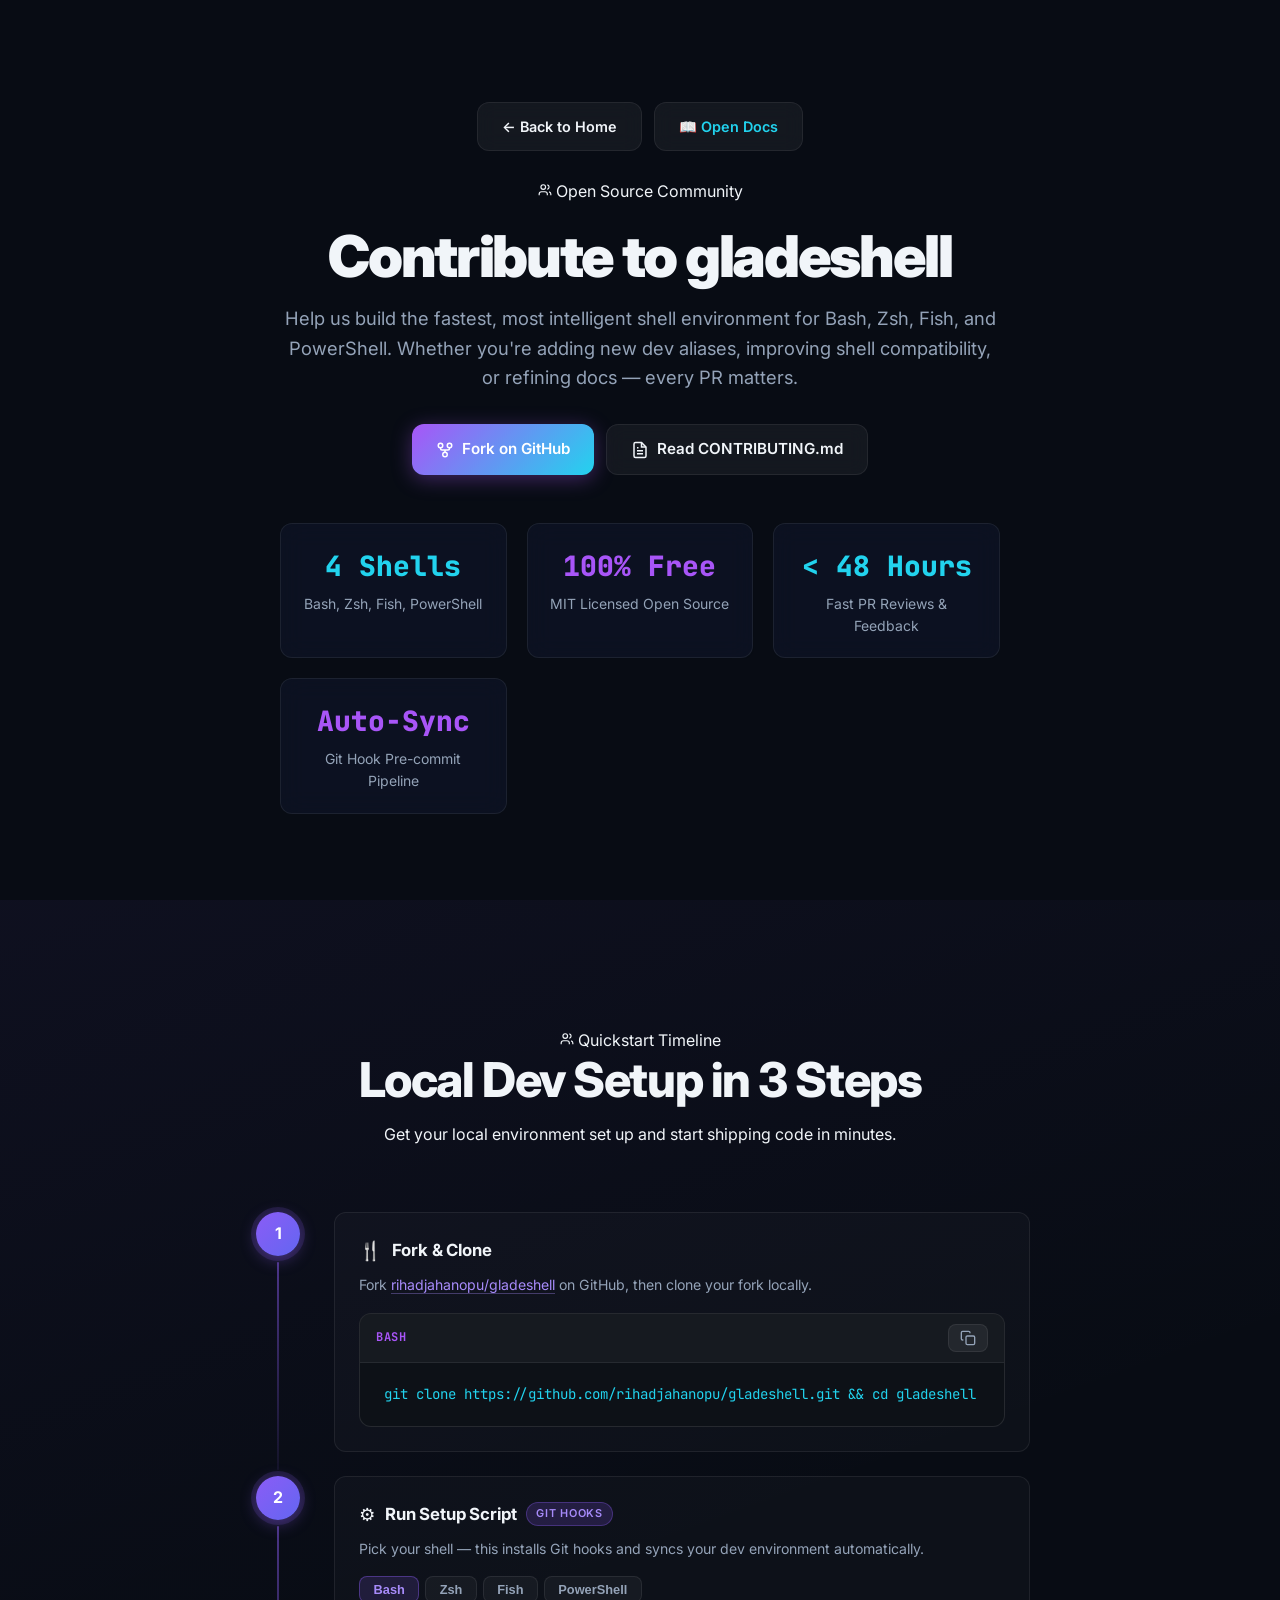
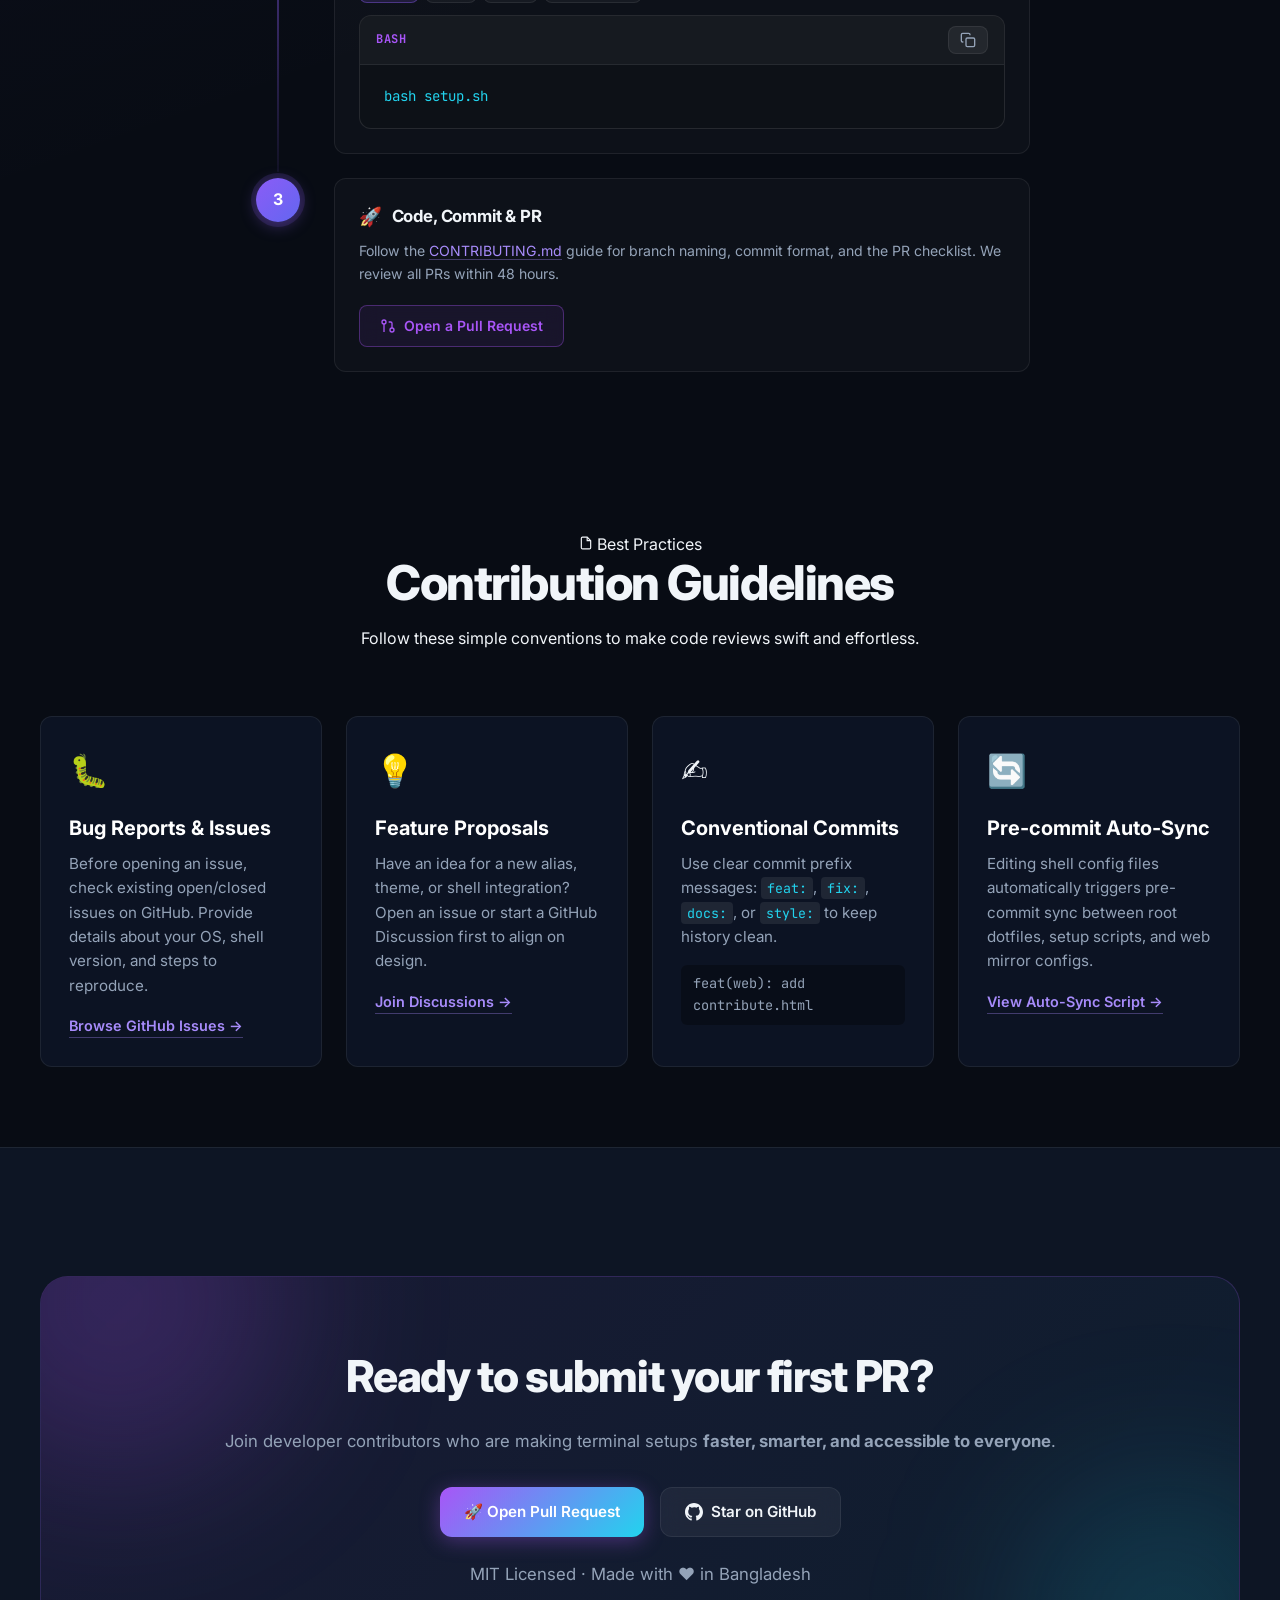
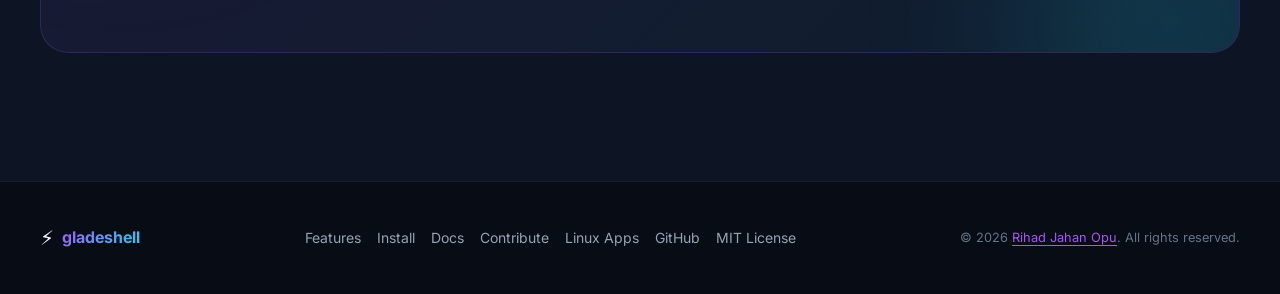
<file: docs/contribute.html>
<!doctype html>
<html lang="en">
  <head>
    <meta charset="UTF-8" />
    <meta name="viewport" content="width=device-width, initial-scale=1.0" />

    <!-- Primary Meta Tags -->
    <title>Contribute to gladeshell — Developer &amp; Contributor Guide</title>
    <meta name="title" content="Contribute to gladeshell — Developer &amp; Contributor Guide" />
    <meta
      name="description"
      content="Learn how to contribute to gladeshell. Setup your local development environment for Bash, Zsh, Fish, and PowerShell in 3 easy steps and submit your first Pull Request."
    />
    <meta
      name="keywords"
      content="gladeshell contributing, bash dev setup, zsh development, powershell setup, open source contribution, git hooks, dotfiles setup"
    />
    <meta name="author" content="Rihad Jahan Opu" />
    <meta name="robots" content="index, follow" />
    <meta name="theme-color" content="#0f172a" />
    <link rel="canonical" href="https://gladeshell.netlify.app/contribute.html" />

    <!-- Favicons -->
    <link rel="icon" type="image/svg+xml" href="favicon.svg" />
    <link rel="icon" type="image/png" sizes="32x32" href="favicon-32x32.png" />
    <link rel="icon" type="image/png" sizes="16x16" href="favicon-16x16.png" />
    <link rel="shortcut icon" href="favicon.ico" />
    <link rel="apple-touch-icon" sizes="180x180" href="apple-touch-icon.png" />

    <!-- Open Graph / Facebook / LinkedIn -->
    <meta property="og:type" content="website" />
    <meta property="og:url" content="https://gladeshell.netlify.app/contribute.html" />
    <meta
      property="og:title"
      content="Contribute to gladeshell — Developer &amp; Contributor Guide"
    />
    <meta
      property="og:description"
      content="Set up your local environment for Bash, Zsh, Fish, and PowerShell in 3 steps. Start contributing to gladeshell today!"
    />
    <meta property="og:image" content="https://gladeshell.netlify.app/og-image.png" />
    <meta property="og:image:width" content="1200" />
    <meta property="og:image:height" content="630" />
    <meta property="og:image:alt" content="gladeshell Contributor Guide Banner" />
    <meta property="og:site_name" content="gladeshell" />
    <meta property="og:locale" content="en_US" />

    <!-- Twitter Cards -->
    <meta name="twitter:card" content="summary_large_image" />
    <meta name="twitter:url" content="https://gladeshell.netlify.app/contribute.html" />
    <meta name="twitter:title" content="Contribute to gladeshell — Developer Guide" />
    <meta
      name="twitter:description"
      content="Set up your local environment in 3 steps and open a PR on GitHub."
    />
    <meta name="twitter:image" content="https://gladeshell.netlify.app/og-image.png" />
    <meta name="twitter:creator" content="@rihadjahanopu" />

    <!-- Fonts & Styles -->
    <link rel="preconnect" href="https://fonts.googleapis.com" />
    <link rel="preconnect" href="https://fonts.gstatic.com" crossorigin />
    <link
      href="https://fonts.googleapis.com/css2?family=Inter:wght@300;400;500;600;700;800;900&family=JetBrains+Mono:wght@400;500;700&display=swap"
      rel="stylesheet"
    />
    <link rel="stylesheet" href="style.css" />

    <!-- AI Agent & LLM Context Discovery Links -->
    <link
      rel="alternate"
      type="text/markdown"
      href="https://gladeshell.netlify.app/AGENT.md"
      title="AI Agent Specification (AGENT.md)"
    />
    <link
      rel="alternate"
      type="text/markdown"
      href="https://gladeshell.netlify.app/llms.txt"
      title="LLM Context Document (llms.txt)"
    />
    <meta name="ai-agent" content="https://gladeshell.netlify.app/AGENT.md" />

    <!-- Schema.org JSON-LD Structured Data -->
    <script type="application/ld+json">
      {
        "@context": "https://schema.org",
        "@type": "HowTo",
        "name": "How to Contribute to gladeshell",
        "description": "Step-by-step developer setup guide for contributing to gladeshell on GitHub.",
        "url": "https://gladeshell.netlify.app/contribute.html",
        "author": {
          "@type": "Person",
          "name": "Rihad Jahan Opu",
          "url": "https://github.com/rihadjahanopu"
        }
      }
    </script>
  </head>
  <body>
    <main id="main-content">
      <!-- Hero Section -->
      <section class="hero" style="padding-top: 4rem; padding-bottom: 3rem">
        <div
          class="hero-inner text-center"
          style="max-width: 860px; margin: 0 auto; padding: 0"
        >
          <div style="margin-bottom: 1.75rem; display: flex; gap: 12px; justify-content: center; align-items: center; flex-wrap: wrap;">
            <a href="index.html" class="btn btn-outline" style="display: inline-flex; align-items: center; gap: 6px; font-weight: 600; font-size: 0.9rem;">
              &larr; Back to Home
            </a>
            <a href="docs.html" class="btn btn-outline" style="display: inline-flex; align-items: center; gap: 6px; color: var(--clr-cyan); font-weight: 600; font-size: 0.9rem;">
              📖 Open Docs
            </a>
          </div>
          <div class="badge badge-purple" style="margin-bottom: 1.25rem">
            <svg
              width="14"
              height="14"
              viewBox="0 0 24 24"
              fill="none"
              stroke="currentColor"
              stroke-width="2"
              aria-hidden="true"
            >
              <path d="M16 21v-2a4 4 0 0 0-4-4H6a4 4 0 0 0-4 4v2"></path>
              <circle cx="9" cy="7" r="4"></circle>
              <path d="M22 21v-2a4 4 0 0 0-3-3.87"></path>
              <path d="M16 3.13a4 4 0 0 1 0 7.75"></path>
            </svg>
            Open Source Community
          </div>
          <h1 class="hero-title" style="font-size: clamp(2.2rem, 5vw, 3.6rem); margin-bottom: 1rem">
            Contribute to <span class="text-gradient">gladeshell</span>
          </h1>
          <p
            class="hero-subtitle"
            style="
              font-size: 1.15rem;
              color: var(--clr-text-muted);
              max-width: 720px;
              margin: 0 auto 2rem;
              line-height: 1.6;
            "
          >
            Help us build the fastest, most intelligent shell environment for Bash, Zsh, Fish, and
            PowerShell. Whether you're adding new dev aliases, improving shell compatibility, or
            refining docs — every PR matters.
          </p>
          <div
            style="
              display: flex;
              gap: 12px;
              justify-content: center;
              flex-wrap: wrap;
              margin-bottom: 3rem;
            "
          >
            <a
              href="https://github.com/rihadjahanopu/gladeshell/fork"
              target="_blank"
              rel="noopener"
              class="btn btn-primary"
            >
              <svg
                width="18"
                height="18"
                viewBox="0 0 24 24"
                fill="none"
                stroke="currentColor"
                stroke-width="2"
                aria-hidden="true"
              >
                <circle cx="12" cy="18" r="3"></circle>
                <circle cx="6" cy="6" r="3"></circle>
                <circle cx="18" cy="6" r="3"></circle>
                <path d="M18 9v1a2 2 0 0 1-2 2H8a2 2 0 0 1-2-2V9"></path>
                <path d="M12 12v3"></path>
              </svg>
              Fork on GitHub
            </a>
            <a
              href="https://github.com/rihadjahanopu/gladeshell/blob/main/CONTRIBUTING.md"
              target="_blank"
              rel="noopener"
              class="btn btn-outline"
            >
              <svg
                width="18"
                height="18"
                viewBox="0 0 24 24"
                fill="none"
                stroke="currentColor"
                stroke-width="2"
                aria-hidden="true"
              >
                <path d="M14 2H6a2 2 0 0 0-2 2v16a2 2 0 0 0 2 2h12a2 2 0 0 0 2-2V8z"></path>
                <polyline points="14 2 14 8 20 8"></polyline>
                <line x1="16" y1="13" x2="8" y2="13"></line>
                <line x1="16" y1="17" x2="8" y2="17"></line>
                <polyline points="10 9 9 9 8 9"></polyline>
              </svg>
              Read CONTRIBUTING.md
            </a>
          </div>

          <!-- Highlight Grid -->
          <div
            style="
              display: grid;
              grid-template-columns: repeat(auto-fit, minmax(min(180px, 100%), 1fr));
              gap: 1.25rem;
              margin-top: 1rem;
            "
          >
            <div
              style="
                background: rgba(15, 23, 42, 0.6);
                border: 1px solid var(--clr-border);
                backdrop-filter: blur(12px);
                padding: 1.25rem;
                border-radius: var(--radius-md);
                text-align: center;
              "
            >
              <div
                style="
                  font-size: 1.75rem;
                  font-weight: 800;
                  color: var(--clr-cyan);
                  font-family: var(--font-mono);
                "
              >
                4 Shells
              </div>
              <div style="font-size: 0.875rem; color: var(--clr-text-muted); margin-top: 0.25rem">
                Bash, Zsh, Fish, PowerShell
              </div>
            </div>
            <div
              style="
                background: rgba(15, 23, 42, 0.6);
                border: 1px solid var(--clr-border);
                backdrop-filter: blur(12px);
                padding: 1.25rem;
                border-radius: var(--radius-md);
                text-align: center;
              "
            >
              <div
                style="
                  font-size: 1.75rem;
                  font-weight: 800;
                  color: var(--clr-purple);
                  font-family: var(--font-mono);
                "
              >
                100% Free
              </div>
              <div style="font-size: 0.875rem; color: var(--clr-text-muted); margin-top: 0.25rem">
                MIT Licensed Open Source
              </div>
            </div>
            <div
              style="
                background: rgba(15, 23, 42, 0.6);
                border: 1px solid var(--clr-border);
                backdrop-filter: blur(12px);
                padding: 1.25rem;
                border-radius: var(--radius-md);
                text-align: center;
              "
            >
              <div
                style="
                  font-size: 1.75rem;
                  font-weight: 800;
                  color: var(--clr-cyan);
                  font-family: var(--font-mono);
                "
              >
                &lt; 48 Hours
              </div>
              <div style="font-size: 0.875rem; color: var(--clr-text-muted); margin-top: 0.25rem">
                Fast PR Reviews &amp; Feedback
              </div>
            </div>
            <div
              style="
                background: rgba(15, 23, 42, 0.6);
                border: 1px solid var(--clr-border);
                backdrop-filter: blur(12px);
                padding: 1.25rem;
                border-radius: var(--radius-md);
                text-align: center;
              "
            >
              <div
                style="
                  font-size: 1.75rem;
                  font-weight: 800;
                  color: var(--clr-purple);
                  font-family: var(--font-mono);
                "
              >
                Auto-Sync
              </div>
              <div style="font-size: 0.875rem; color: var(--clr-text-muted); margin-top: 0.25rem">
                Git Hook Pre-commit Pipeline
              </div>
            </div>
          </div>
        </div>
      </section>

      <!-- Contributor Setup Timeline Section -->
      <section
        id="contribute"
        class="section contribute-section"
        aria-labelledby="contribute-heading"
      >
        <div class="section-inner">
          <div class="section-header text-center">
            <div class="badge badge-purple">
              <svg
                width="14"
                height="14"
                viewBox="0 0 24 24"
                fill="none"
                stroke="currentColor"
                stroke-width="2"
                aria-hidden="true"
              >
                <path d="M16 21v-2a4 4 0 0 0-4-4H6a4 4 0 0 0-4 4v2"></path>
                <circle cx="9" cy="7" r="4"></circle>
                <path d="M22 21v-2a4 4 0 0 0-3-3.87"></path>
                <path d="M16 3.13a4 4 0 0 1 0 7.75"></path>
              </svg>
              Quickstart Timeline
            </div>
            <h2 id="contribute-heading" class="section-title">
              Local Dev Setup in <span class="text-gradient">3 Steps</span>
            </h2>
            <p class="section-subtitle">
              Get your local environment set up and start shipping code in minutes.
            </p>
          </div>

          <div class="contribute-timeline">
            <!-- Step 1 -->
            <div class="contribute-card">
              <div class="contribute-card-aside">
                <div class="contribute-num" aria-hidden="true">1</div>
                <div class="contribute-connector" aria-hidden="true"></div>
              </div>
              <div class="contribute-card-body">
                <div class="contribute-card-header">
                  <span class="contribute-icon" aria-hidden="true">🍴</span>
                  <h3 class="contribute-card-title">Fork &amp; Clone</h3>
                </div>
                <p class="contribute-card-desc">
                  Fork
                  <a
                    href="https://github.com/rihadjahanopu/gladeshell"
                    target="_blank"
                    rel="noopener"
                    class="contribute-link"
                    >rihadjahanopu/gladeshell</a
                  >
                  on GitHub, then clone your fork locally.
                </p>
                <div class="code-block" id="code-setup-clone">
                  <div class="code-header">
                    <span class="code-lang">bash</span>
                    <button
                      class="copy-btn"
                      aria-label="Copy clone command"
                      data-copy="git clone https://github.com/rihadjahanopu/gladeshell.git && cd gladeshell"
                    >
                      <svg
                        width="16"
                        height="16"
                        viewBox="0 0 24 24"
                        fill="none"
                        stroke="currentColor"
                        stroke-width="2"
                        aria-hidden="true"
                      >
                        <rect x="9" y="9" width="13" height="13" rx="2" ry="2"></rect>
                        <path d="M5 15H4a2 2 0 0 1-2-2V4a2 2 0 0 1 2-2h9a2 2 0 0 1 2 2v1"></path>
                      </svg>
                    </button>
                  </div>
                  <pre><code>git clone https://github.com/rihadjahanopu/gladeshell.git &amp;&amp; cd gladeshell</code></pre>
                </div>
              </div>
            </div>

            <!-- Step 2 -->
            <div class="contribute-card">
              <div class="contribute-card-aside">
                <div class="contribute-num" aria-hidden="true">2</div>
                <div class="contribute-connector" aria-hidden="true"></div>
              </div>
              <div class="contribute-card-body">
                <div class="contribute-card-header">
                  <span class="contribute-icon" aria-hidden="true">⚙️</span>
                  <h3 class="contribute-card-title">Run Setup Script</h3>
                  <span class="contribute-badge">Git Hooks</span>
                </div>
                <p class="contribute-card-desc">
                  Pick your shell — this installs Git hooks and syncs your dev environment
                  automatically.
                </p>
                <div class="csh-tabs" role="tablist" aria-label="Shell setup commands">
                  <button
                    class="csh-tab is-active"
                    role="tab"
                    aria-selected="true"
                    aria-controls="csh-bash"
                    id="tab-csh-bash"
                  >
                    Bash
                  </button>
                  <button
                    class="csh-tab"
                    role="tab"
                    aria-selected="false"
                    aria-controls="csh-zsh"
                    id="tab-csh-zsh"
                  >
                    Zsh
                  </button>
                  <button
                    class="csh-tab"
                    role="tab"
                    aria-selected="false"
                    aria-controls="csh-fish"
                    id="tab-csh-fish"
                  >
                    Fish
                  </button>
                  <button
                    class="csh-tab"
                    role="tab"
                    aria-selected="false"
                    aria-controls="csh-ps"
                    id="tab-csh-ps"
                  >
                    PowerShell
                  </button>
                </div>
                <div class="csh-panels">
                  <div
                    class="code-block csh-panel is-active"
                    id="csh-bash"
                    role="tabpanel"
                    aria-labelledby="tab-csh-bash"
                  >
                    <div class="code-header">
                      <span class="code-lang">bash</span>
                      <button
                        class="copy-btn"
                        aria-label="Copy bash setup"
                        data-copy="bash setup.sh"
                      >
                        <svg
                          width="16"
                          height="16"
                          viewBox="0 0 24 24"
                          fill="none"
                          stroke="currentColor"
                          stroke-width="2"
                          aria-hidden="true"
                        >
                          <rect x="9" y="9" width="13" height="13" rx="2" ry="2"></rect>
                          <path d="M5 15H4a2 2 0 0 1-2-2V4a2 2 0 0 1 2-2h9a2 2 0 0 1 2 2v1"></path>
                        </svg>
                      </button>
                    </div>
                    <pre><code>bash setup.sh</code></pre>
                  </div>
                  <div
                    class="code-block csh-panel"
                    id="csh-zsh"
                    role="tabpanel"
                    aria-labelledby="tab-csh-zsh"
                    hidden
                  >
                    <div class="code-header">
                      <span class="code-lang">zsh</span>
                      <button
                        class="copy-btn"
                        aria-label="Copy zsh setup"
                        data-copy="zsh setup.zsh"
                      >
                        <svg
                          width="16"
                          height="16"
                          viewBox="0 0 24 24"
                          fill="none"
                          stroke="currentColor"
                          stroke-width="2"
                          aria-hidden="true"
                        >
                          <rect x="9" y="9" width="13" height="13" rx="2" ry="2"></rect>
                          <path d="M5 15H4a2 2 0 0 1-2-2V4a2 2 0 0 1 2-2h9a2 2 0 0 1 2 2v1"></path>
                        </svg>
                      </button>
                    </div>
                    <pre><code>zsh setup.zsh</code></pre>
                  </div>
                  <div
                    class="code-block csh-panel"
                    id="csh-fish"
                    role="tabpanel"
                    aria-labelledby="tab-csh-fish"
                    hidden
                  >
                    <div class="code-header">
                      <span class="code-lang">fish</span>
                      <button
                        class="copy-btn"
                        aria-label="Copy fish setup"
                        data-copy="fish setup.fish"
                      >
                        <svg
                          width="16"
                          height="16"
                          viewBox="0 0 24 24"
                          fill="none"
                          stroke="currentColor"
                          stroke-width="2"
                          aria-hidden="true"
                        >
                          <rect x="9" y="9" width="13" height="13" rx="2" ry="2"></rect>
                          <path d="M5 15H4a2 2 0 0 1-2-2V4a2 2 0 0 1 2-2h9a2 2 0 0 1 2 2v1"></path>
                        </svg>
                      </button>
                    </div>
                    <pre><code>fish setup.fish</code></pre>
                  </div>
                  <div
                    class="code-block csh-panel"
                    id="csh-ps"
                    role="tabpanel"
                    aria-labelledby="tab-csh-ps"
                    hidden
                  >
                    <div class="code-header">
                      <span class="code-lang">powershell</span>
                      <button
                        class="copy-btn"
                        aria-label="Copy PowerShell setup"
                        data-copy=".\setup.ps1"
                      >
                        <svg
                          width="16"
                          height="16"
                          viewBox="0 0 24 24"
                          fill="none"
                          stroke="currentColor"
                          stroke-width="2"
                          aria-hidden="true"
                        >
                          <rect x="9" y="9" width="13" height="13" rx="2" ry="2"></rect>
                          <path d="M5 15H4a2 2 0 0 1-2-2V4a2 2 0 0 1 2-2h9a2 2 0 0 1 2 2v1"></path>
                        </svg>
                      </button>
                    </div>
                    <pre><code>.\setup.ps1</code></pre>
                  </div>
                </div>
              </div>
            </div>

            <!-- Step 3 -->
            <div class="contribute-card contribute-card--last">
              <div class="contribute-card-aside">
                <div class="contribute-num" aria-hidden="true">3</div>
              </div>
              <div class="contribute-card-body">
                <div class="contribute-card-header">
                  <span class="contribute-icon" aria-hidden="true">🚀</span>
                  <h3 class="contribute-card-title">Code, Commit &amp; PR</h3>
                </div>
                <p class="contribute-card-desc">
                  Follow the
                  <a
                    href="https://github.com/rihadjahanopu/gladeshell/blob/main/CONTRIBUTING.md"
                    target="_blank"
                    rel="noopener"
                    class="contribute-link"
                    >CONTRIBUTING.md</a
                  >
                  guide for branch naming, commit format, and the PR checklist. We review all PRs
                  within 48&nbsp;hours.
                </p>
                <div class="contribute-pr-cta">
                  <a
                    href="https://github.com/rihadjahanopu/gladeshell/pulls"
                    target="_blank"
                    rel="noopener"
                    class="btn btn-outline contribute-pr-btn"
                  >
                    <svg
                      width="16"
                      height="16"
                      viewBox="0 0 24 24"
                      fill="none"
                      stroke="currentColor"
                      stroke-width="2"
                      aria-hidden="true"
                    >
                      <circle cx="18" cy="18" r="3"></circle>
                      <circle cx="6" cy="6" r="3"></circle>
                      <path d="M13 6h3a2 2 0 0 1 2 2v7"></path>
                      <line x1="6" y1="9" x2="6" y2="21"></line>
                    </svg>
                    Open a Pull Request
                  </a>
                </div>
              </div>
            </div>
          </div>
          <!-- /.contribute-timeline -->
        </div>
      </section>

      <!-- Guidelines Grid Section -->
      <section class="section" style="padding-top: 2rem; padding-bottom: 5rem">
        <div class="section-inner">
          <div class="section-header text-center">
            <div class="badge badge-purple">
              <svg
                width="14"
                height="14"
                viewBox="0 0 24 24"
                fill="none"
                stroke="currentColor"
                stroke-width="2"
                aria-hidden="true"
              >
                <path d="M14 2H6a2 2 0 0 0-2 2v16a2 2 0 0 0 2 2h12a2 2 0 0 0 2-2V8z"></path>
                <polyline points="14 2 14 8 20 8"></polyline>
              </svg>
              Best Practices
            </div>
            <h2 class="section-title">
              Contribution <span class="text-gradient">Guidelines</span>
            </h2>
            <p class="section-subtitle">
              Follow these simple conventions to make code reviews swift and effortless.
            </p>
          </div>

          <div
            style="
              display: grid;
              grid-template-columns: repeat(auto-fit, minmax(min(280px, 100%), 1fr));
              gap: 1.5rem;
            "
          >
            <!-- Card 1 -->
            <div
              style="
                background: rgba(15, 23, 42, 0.7);
                border: 1px solid var(--clr-border);
                border-radius: var(--radius-md);
                padding: 1.75rem;
                transition: var(--transition);
              "
              onmouseover="
                this.style.borderColor = 'var(--clr-purple)';
                this.style.transform = 'translateY(-3px)';
              "
              onmouseout="
                this.style.borderColor = 'var(--clr-border)';
                this.style.transform = 'none';
              "
            >
              <div style="font-size: 2rem; margin-bottom: 1rem">🐛</div>
              <h3 style="font-size: 1.25rem; font-weight: 700; margin-bottom: 0.5rem; color: #fff">
                Bug Reports &amp; Issues
              </h3>
              <p style="color: var(--clr-text-muted); font-size: 0.95rem; line-height: 1.6">
                Before opening an issue, check existing open/closed issues on GitHub. Provide
                details about your OS, shell version, and steps to reproduce.
              </p>
              <a
                href="https://github.com/rihadjahanopu/gladeshell/issues"
                target="_blank"
                rel="noopener"
                class="contribute-link"
                style="display: inline-block; margin-top: 1rem; font-weight: 600; font-size: 0.9rem"
                >Browse GitHub Issues &rarr;</a
              >
            </div>

            <!-- Card 2 -->
            <div
              style="
                background: rgba(15, 23, 42, 0.7);
                border: 1px solid var(--clr-border);
                border-radius: var(--radius-md);
                padding: 1.75rem;
                transition: var(--transition);
              "
              onmouseover="
                this.style.borderColor = 'var(--clr-purple)';
                this.style.transform = 'translateY(-3px)';
              "
              onmouseout="
                this.style.borderColor = 'var(--clr-border)';
                this.style.transform = 'none';
              "
            >
              <div style="font-size: 2rem; margin-bottom: 1rem">💡</div>
              <h3 style="font-size: 1.25rem; font-weight: 700; margin-bottom: 0.5rem; color: #fff">
                Feature Proposals
              </h3>
              <p style="color: var(--clr-text-muted); font-size: 0.95rem; line-height: 1.6">
                Have an idea for a new alias, theme, or shell integration? Open an issue or start a
                GitHub Discussion first to align on design.
              </p>
              <a
                href="https://github.com/rihadjahanopu/gladeshell/discussions"
                target="_blank"
                rel="noopener"
                class="contribute-link"
                style="display: inline-block; margin-top: 1rem; font-weight: 600; font-size: 0.9rem"
                >Join Discussions &rarr;</a
              >
            </div>

            <!-- Card 3 -->
            <div
              style="
                background: rgba(15, 23, 42, 0.7);
                border: 1px solid var(--clr-border);
                border-radius: var(--radius-md);
                padding: 1.75rem;
                transition: var(--transition);
              "
              onmouseover="
                this.style.borderColor = 'var(--clr-purple)';
                this.style.transform = 'translateY(-3px)';
              "
              onmouseout="
                this.style.borderColor = 'var(--clr-border)';
                this.style.transform = 'none';
              "
            >
              <div style="font-size: 2rem; margin-bottom: 1rem">✍️</div>
              <h3 style="font-size: 1.25rem; font-weight: 700; margin-bottom: 0.5rem; color: #fff">
                Conventional Commits
              </h3>
              <p style="color: var(--clr-text-muted); font-size: 0.95rem; line-height: 1.6">
                Use clear commit prefix messages:
                <code style="color: var(--clr-cyan); font-family: var(--font-mono)">feat:</code>,
                <code style="color: var(--clr-cyan); font-family: var(--font-mono)">fix:</code>,
                <code style="color: var(--clr-cyan); font-family: var(--font-mono)">docs:</code>, or
                <code style="color: var(--clr-cyan); font-family: var(--font-mono)">style:</code> to
                keep history clean.
              </p>
              <div
                style="
                  margin-top: 1rem;
                  font-size: 0.85rem;
                  color: var(--clr-text-muted);
                  font-family: var(--font-mono);
                  background: rgba(0, 0, 0, 0.3);
                  padding: 0.5rem 0.75rem;
                  border-radius: 6px;
                "
              >
                feat(web): add contribute.html
              </div>
            </div>

            <!-- Card 4 -->
            <div
              style="
                background: rgba(15, 23, 42, 0.7);
                border: 1px solid var(--clr-border);
                border-radius: var(--radius-md);
                padding: 1.75rem;
                transition: var(--transition);
              "
              onmouseover="
                this.style.borderColor = 'var(--clr-purple)';
                this.style.transform = 'translateY(-3px)';
              "
              onmouseout="
                this.style.borderColor = 'var(--clr-border)';
                this.style.transform = 'none';
              "
            >
              <div style="font-size: 2rem; margin-bottom: 1rem">🔄</div>
              <h3 style="font-size: 1.25rem; font-weight: 700; margin-bottom: 0.5rem; color: #fff">
                Pre-commit Auto-Sync
              </h3>
              <p style="color: var(--clr-text-muted); font-size: 0.95rem; line-height: 1.6">
                Editing shell config files automatically triggers pre-commit sync between root
                dotfiles, setup scripts, and web mirror configs.
              </p>
              <a
                href="https://github.com/rihadjahanopu/gladeshell/blob/main/scripts/sync.sh"
                target="_blank"
                rel="noopener"
                class="contribute-link"
                style="display: inline-block; margin-top: 1rem; font-weight: 600; font-size: 0.9rem"
                >View Auto-Sync Script &rarr;</a
              >
            </div>
          </div>
        </div>
      </section>

      <!-- CTA -->
      <section class="cta-section" aria-labelledby="cta-heading">
        <div class="section-inner">
          <div class="cta-card">
            <div class="cta-orb cta-orb-1" aria-hidden="true"></div>
            <div class="cta-orb cta-orb-2" aria-hidden="true"></div>
            <h2 id="cta-heading">Ready to submit your first PR?</h2>
            <p>
              Join developer contributors who are making terminal setups
              <strong>faster, smarter, and accessible to everyone</strong>.
            </p>
            <div class="cta-actions">
              <a
                href="https://github.com/rihadjahanopu/gladeshell/pulls"
                target="_blank"
                rel="noopener"
                class="btn btn-primary"
                id="cta-install-btn"
                >🚀 Open Pull Request</a
              >
              <a
                href="https://github.com/rihadjahanopu/gladeshell"
                target="_blank"
                rel="noopener"
                class="btn btn-outline"
                id="cta-github-btn"
              >
                <svg
                  width="18"
                  height="18"
                  viewBox="0 0 24 24"
                  fill="currentColor"
                  aria-hidden="true"
                >
                  <path
                    d="M12 0C5.374 0 0 5.373 0 12c0 5.302 3.438 9.8 8.207 11.387.599.111.793-.261.793-.577v-2.234c-3.338.726-4.033-1.416-4.033-1.416-.546-1.387-1.333-1.756-1.333-1.756-1.089-.745.083-.729.083-.729 1.205.084 1.839 1.237 1.839 1.237 1.07 1.834 2.807 1.304 3.492.997.107-.775.418-1.305.762-1.604-2.665-.305-5.467-1.334-5.467-5.931 0-1.311.469-2.381 1.236-3.221-.124-.303-.535-1.524.117-3.176 0 0 1.008-.322 3.301 1.23A11.509 11.509 0 0 1 12 5.803c1.02.005 2.047.138 3.006.404 2.291-1.552 3.297-1.23 3.297-1.23.653 1.653.242 2.874.118 3.176.77.84 1.235 1.911 1.235 3.221 0 4.609-2.807 5.624-5.479 5.921.43.372.823 1.102.823 2.222v3.293c0 .319.192.694.801.576C20.566 21.797 24 17.3 24 12c0-6.627-5.373-12-12-12z"
                  />
                </svg>
                Star on GitHub
              </a>
            </div>
            <p class="cta-note">MIT Licensed · Made with ❤️ in Bangladesh</p>
          </div>
        </div>
      </section>
    </main>

    <!-- Footer -->
    <footer class="footer" role="contentinfo">
      <div class="footer-inner">
        <div class="footer-brand">
          <span class="logo-icon">⚡</span>
          <span class="logo-text">gladeshell</span>
        </div>
        <nav class="footer-links" aria-label="Footer navigation">
          <a href="index.html#features">Features</a>
          <a href="index.html#install">Install</a>
          <a href="docs.html">Docs</a>
          <a href="contribute.html">Contribute</a>
          <a href="linux-setup.html">Linux Apps</a>
          <a href="https://github.com/rihadjahanopu/gladeshell" target="_blank" rel="noopener"
            >GitHub</a
          >
          <a
            href="https://github.com/rihadjahanopu/gladeshell/blob/main/LICENSE"
            target="_blank"
            rel="noopener"
            >MIT License</a
          >
        </nav>
        <p class="footer-copy">
          © 2026
          <a
            href="https://github.com/rihadjahanopu"
            target="_blank"
            rel="noopener"
            class="text-link"
            >Rihad Jahan Opu</a
          >. All rights reserved.
        </p>
      </div>
    </footer>

    <script src="main.js"></script>
  </body>
</html>
</file>
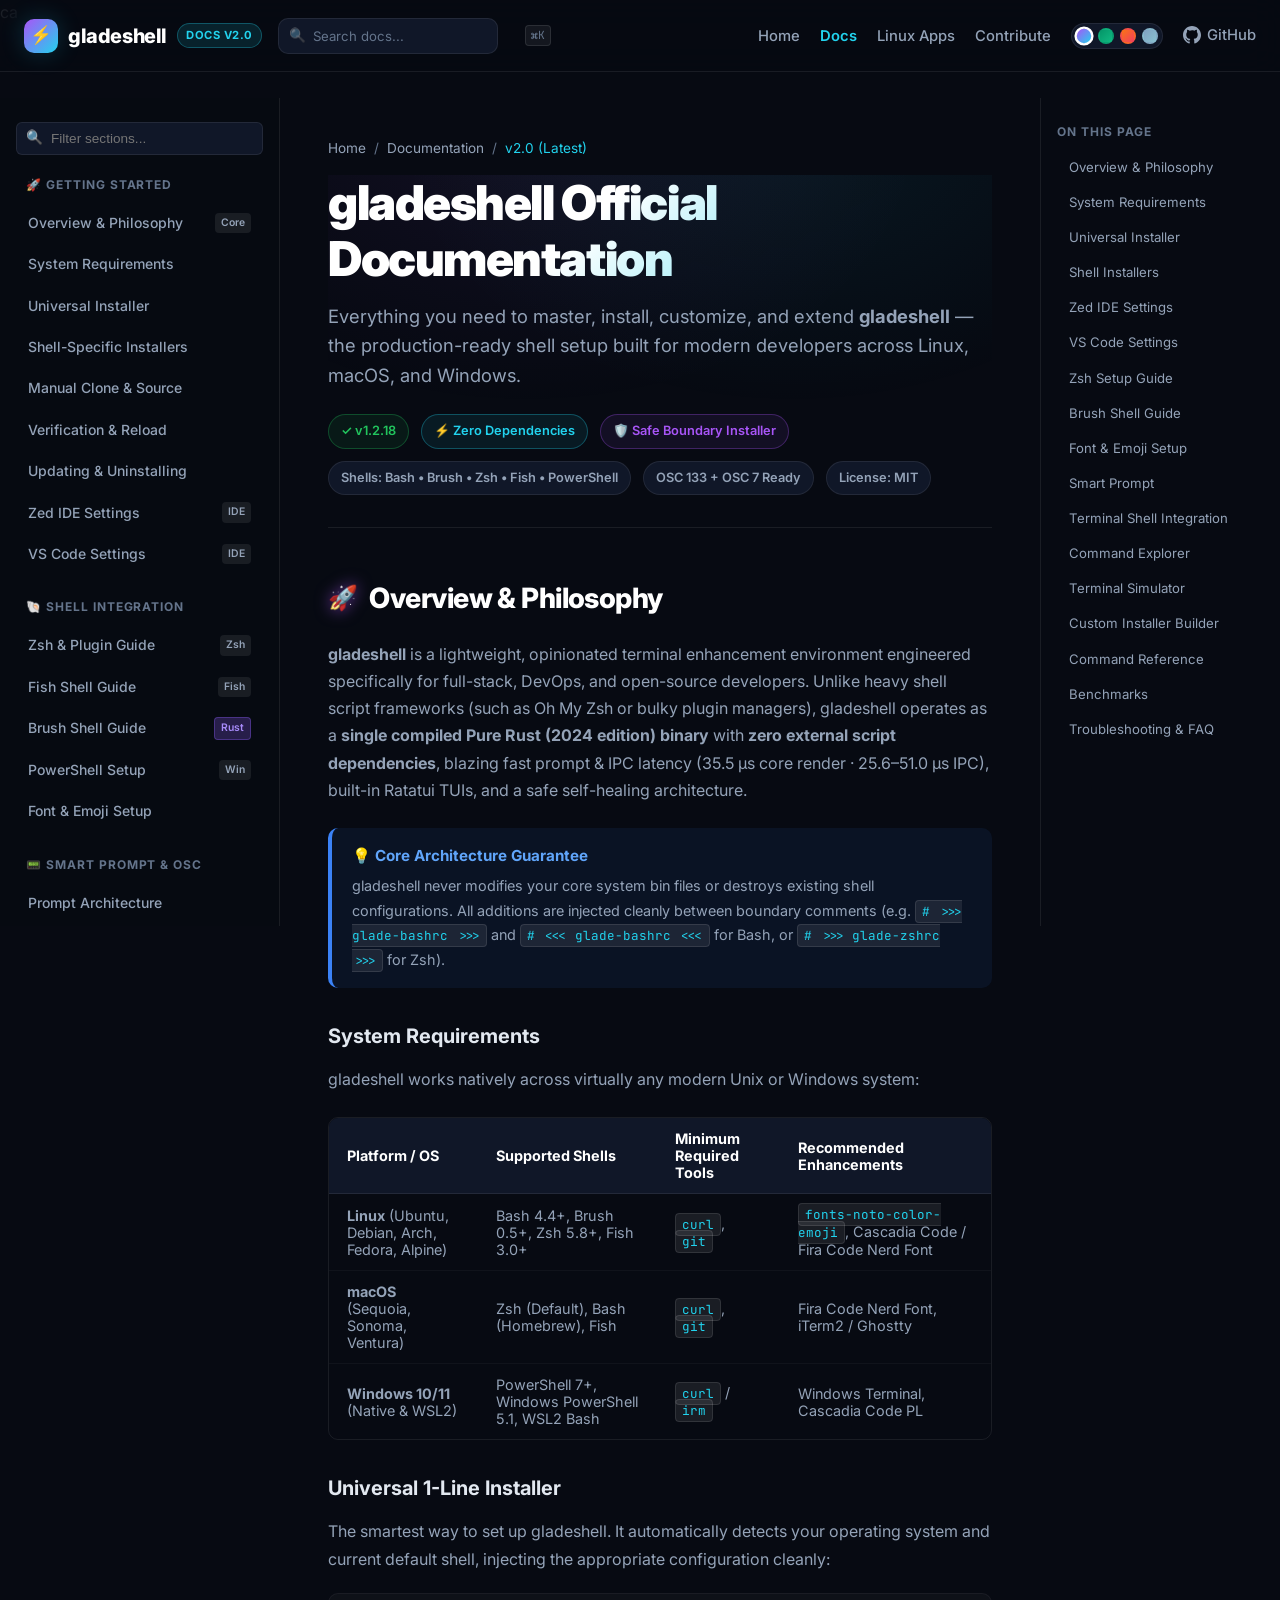
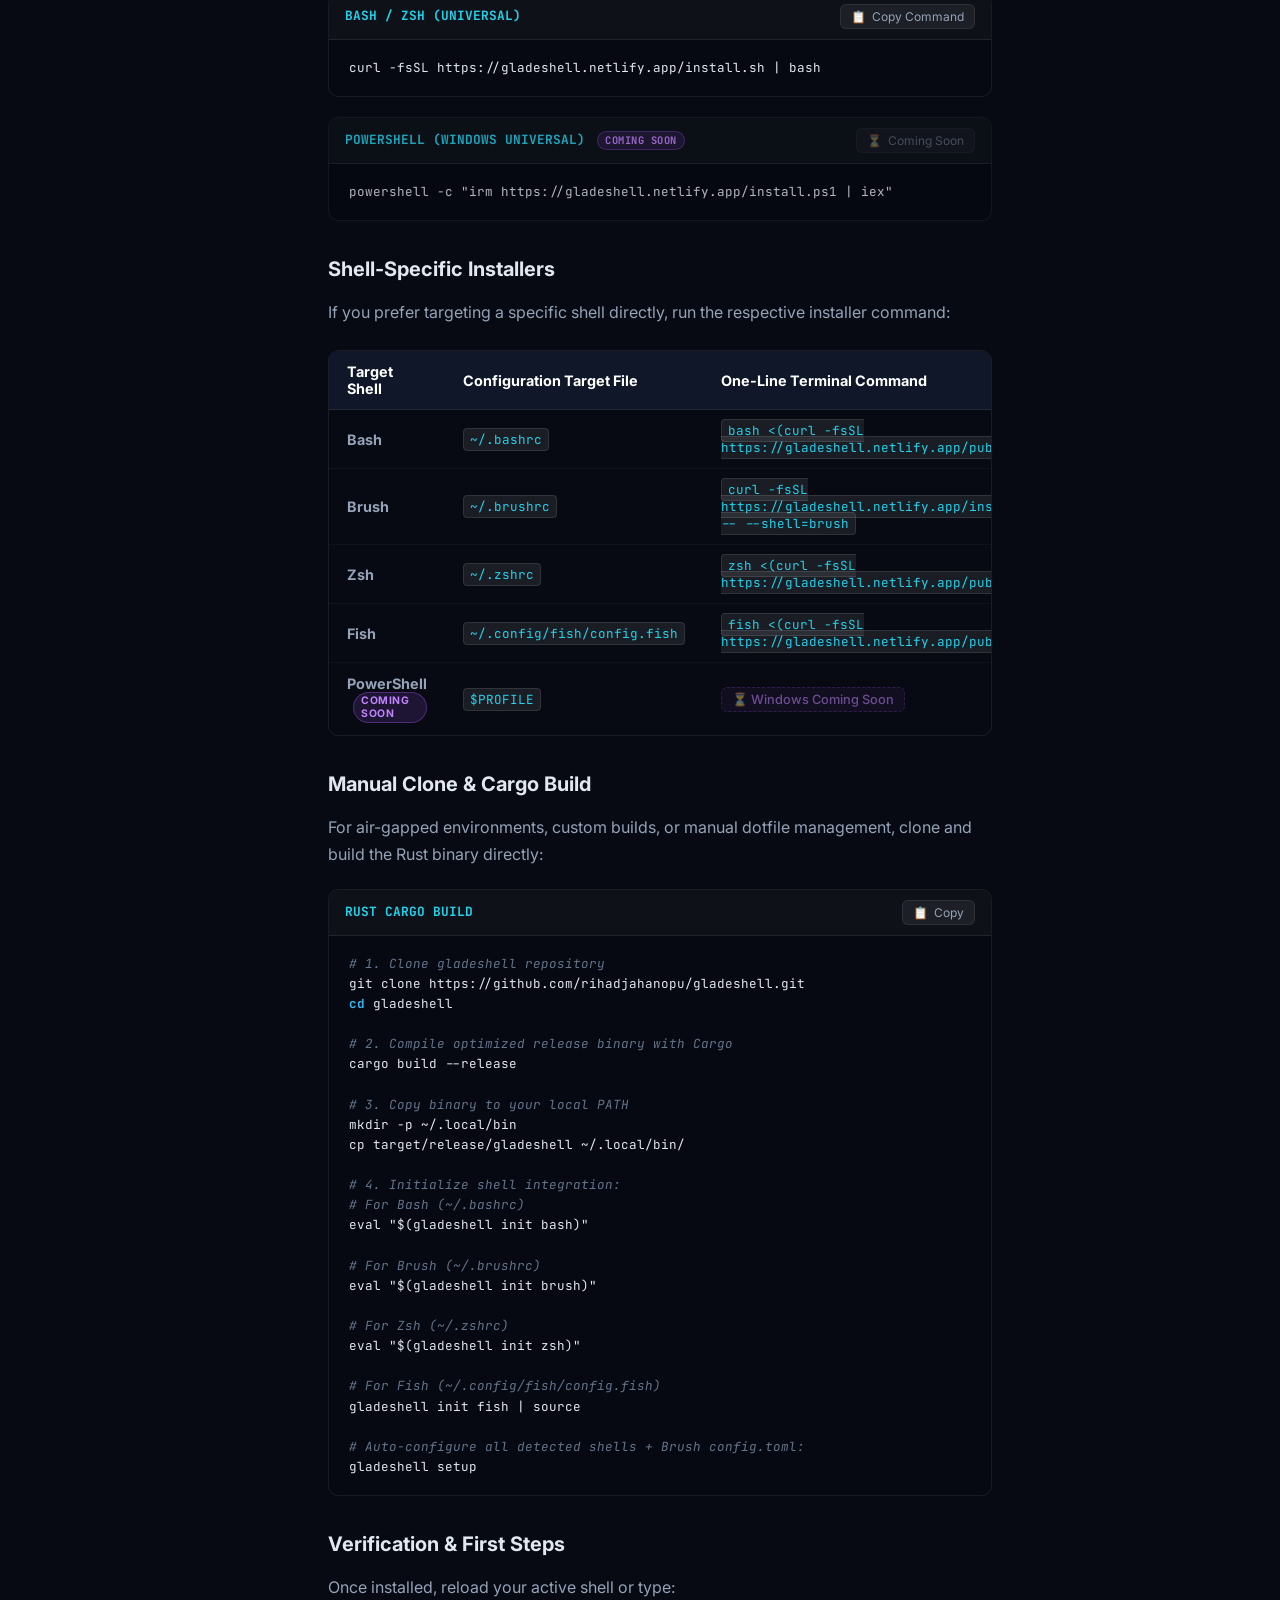
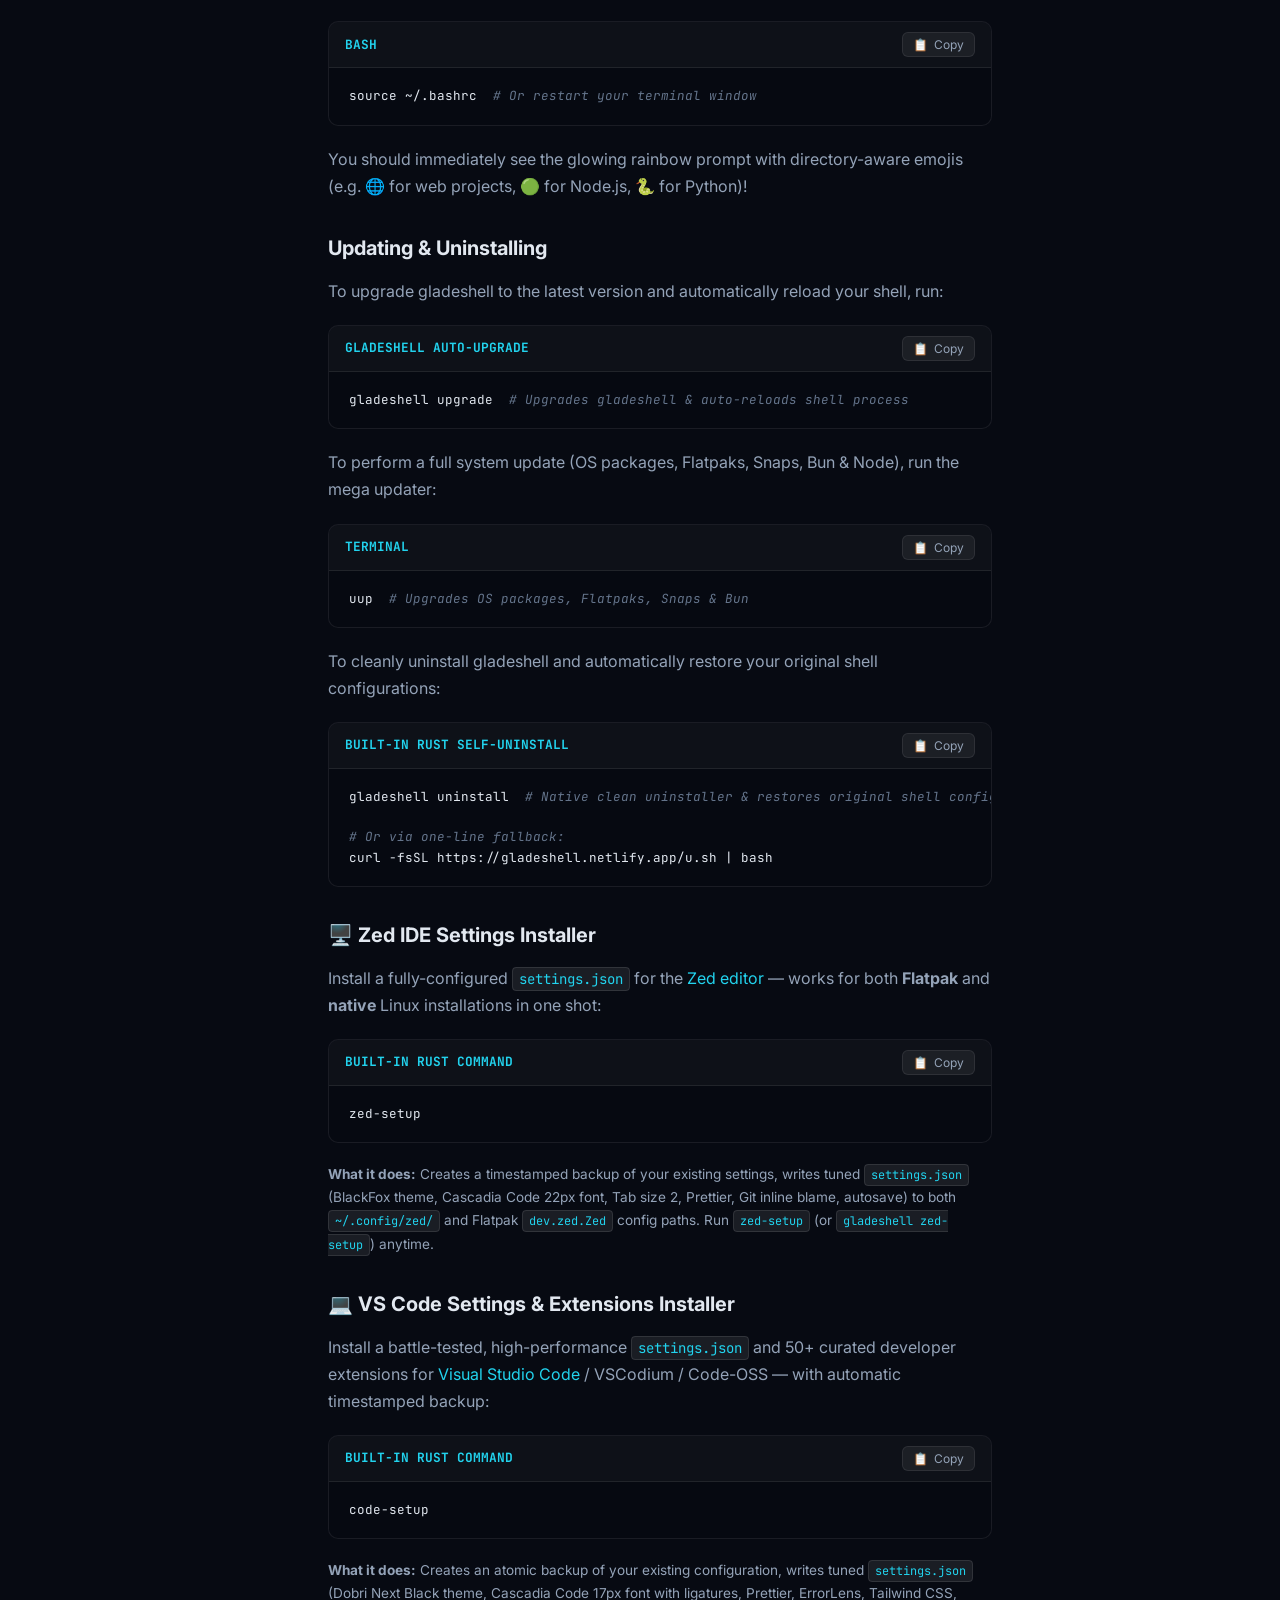
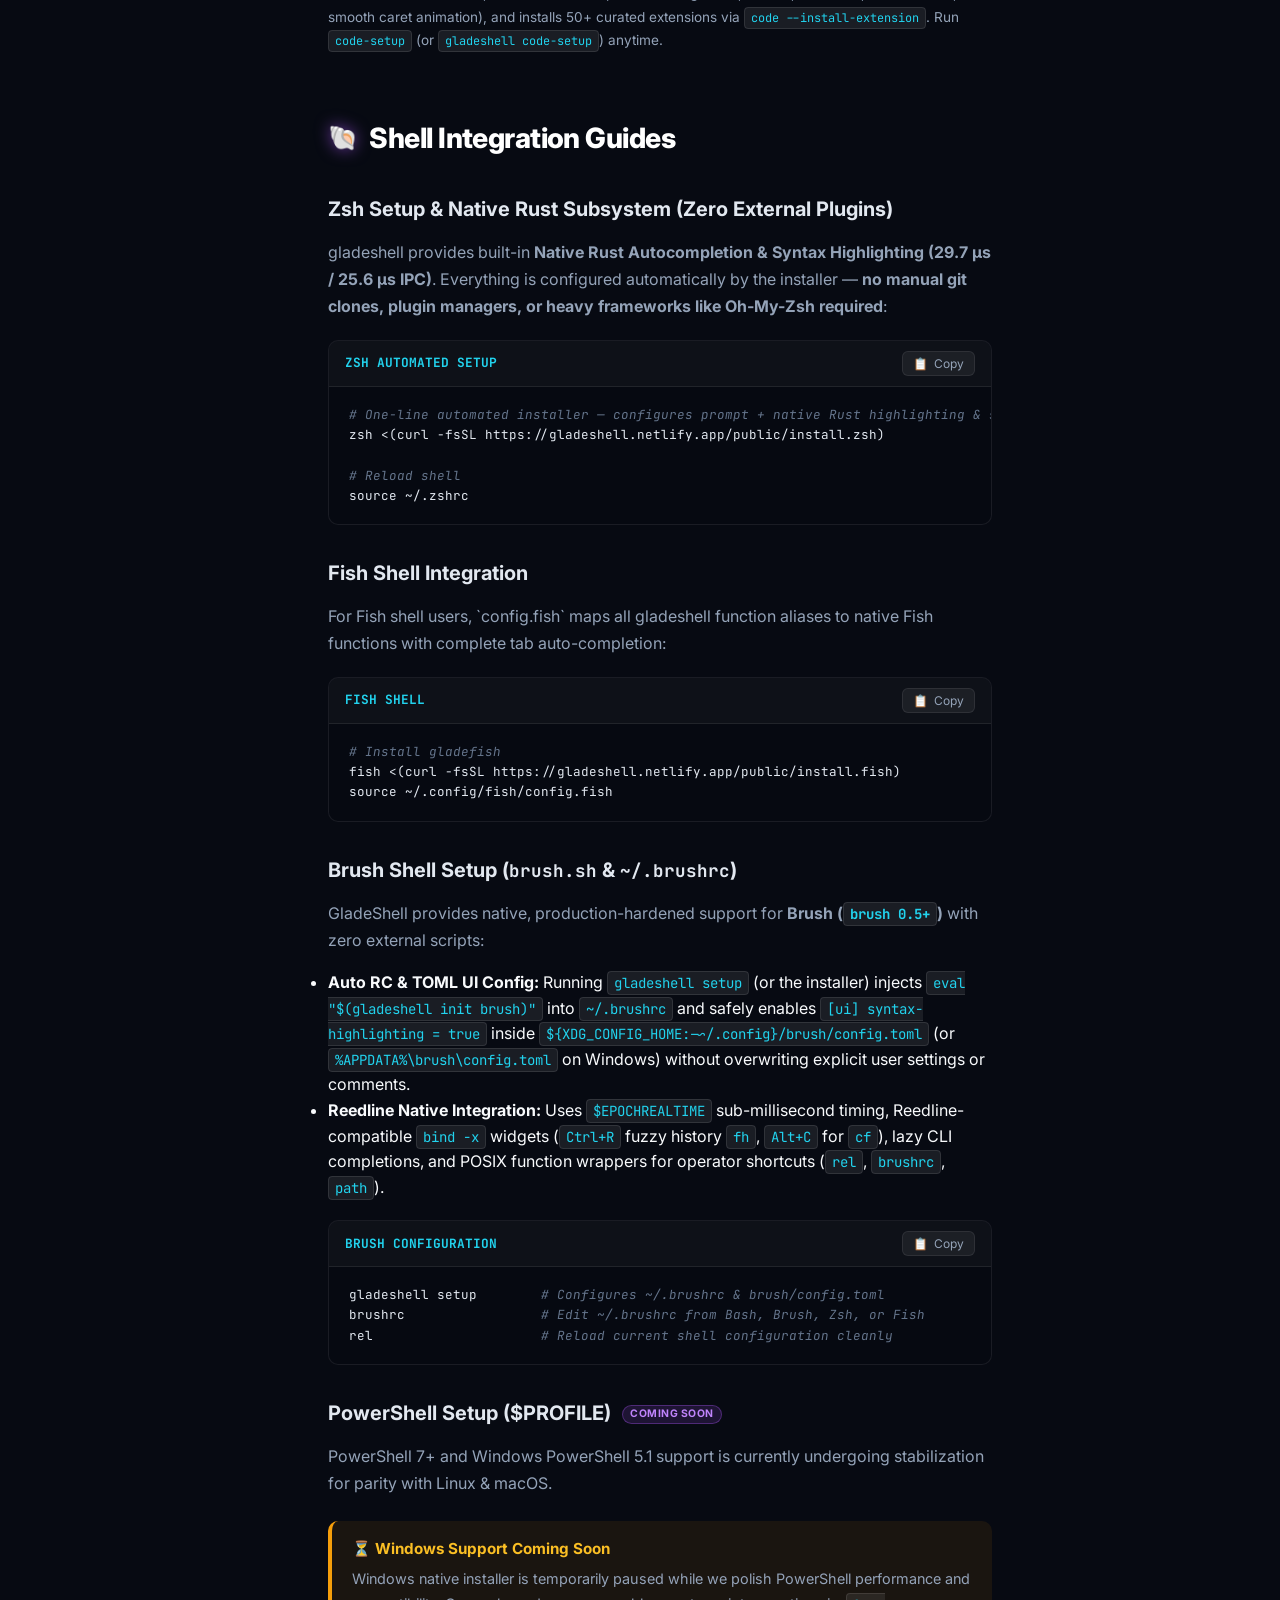
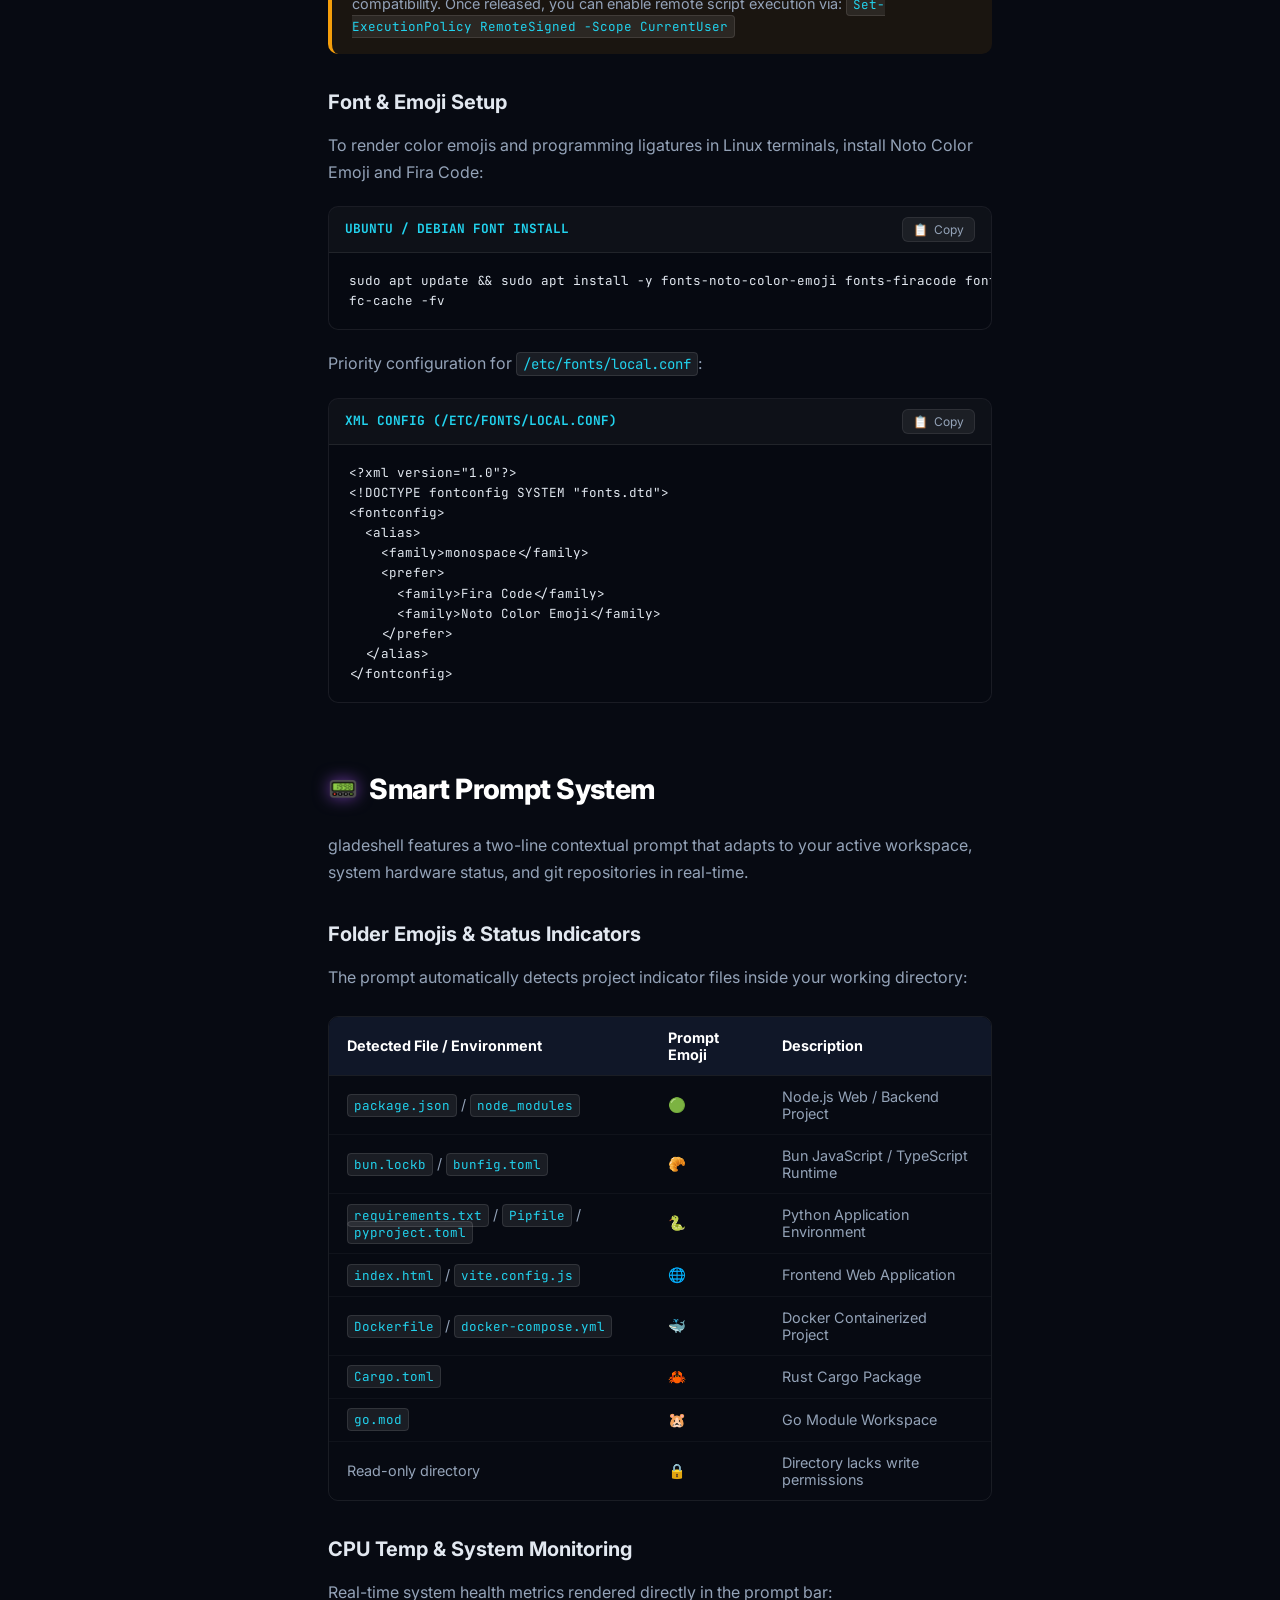
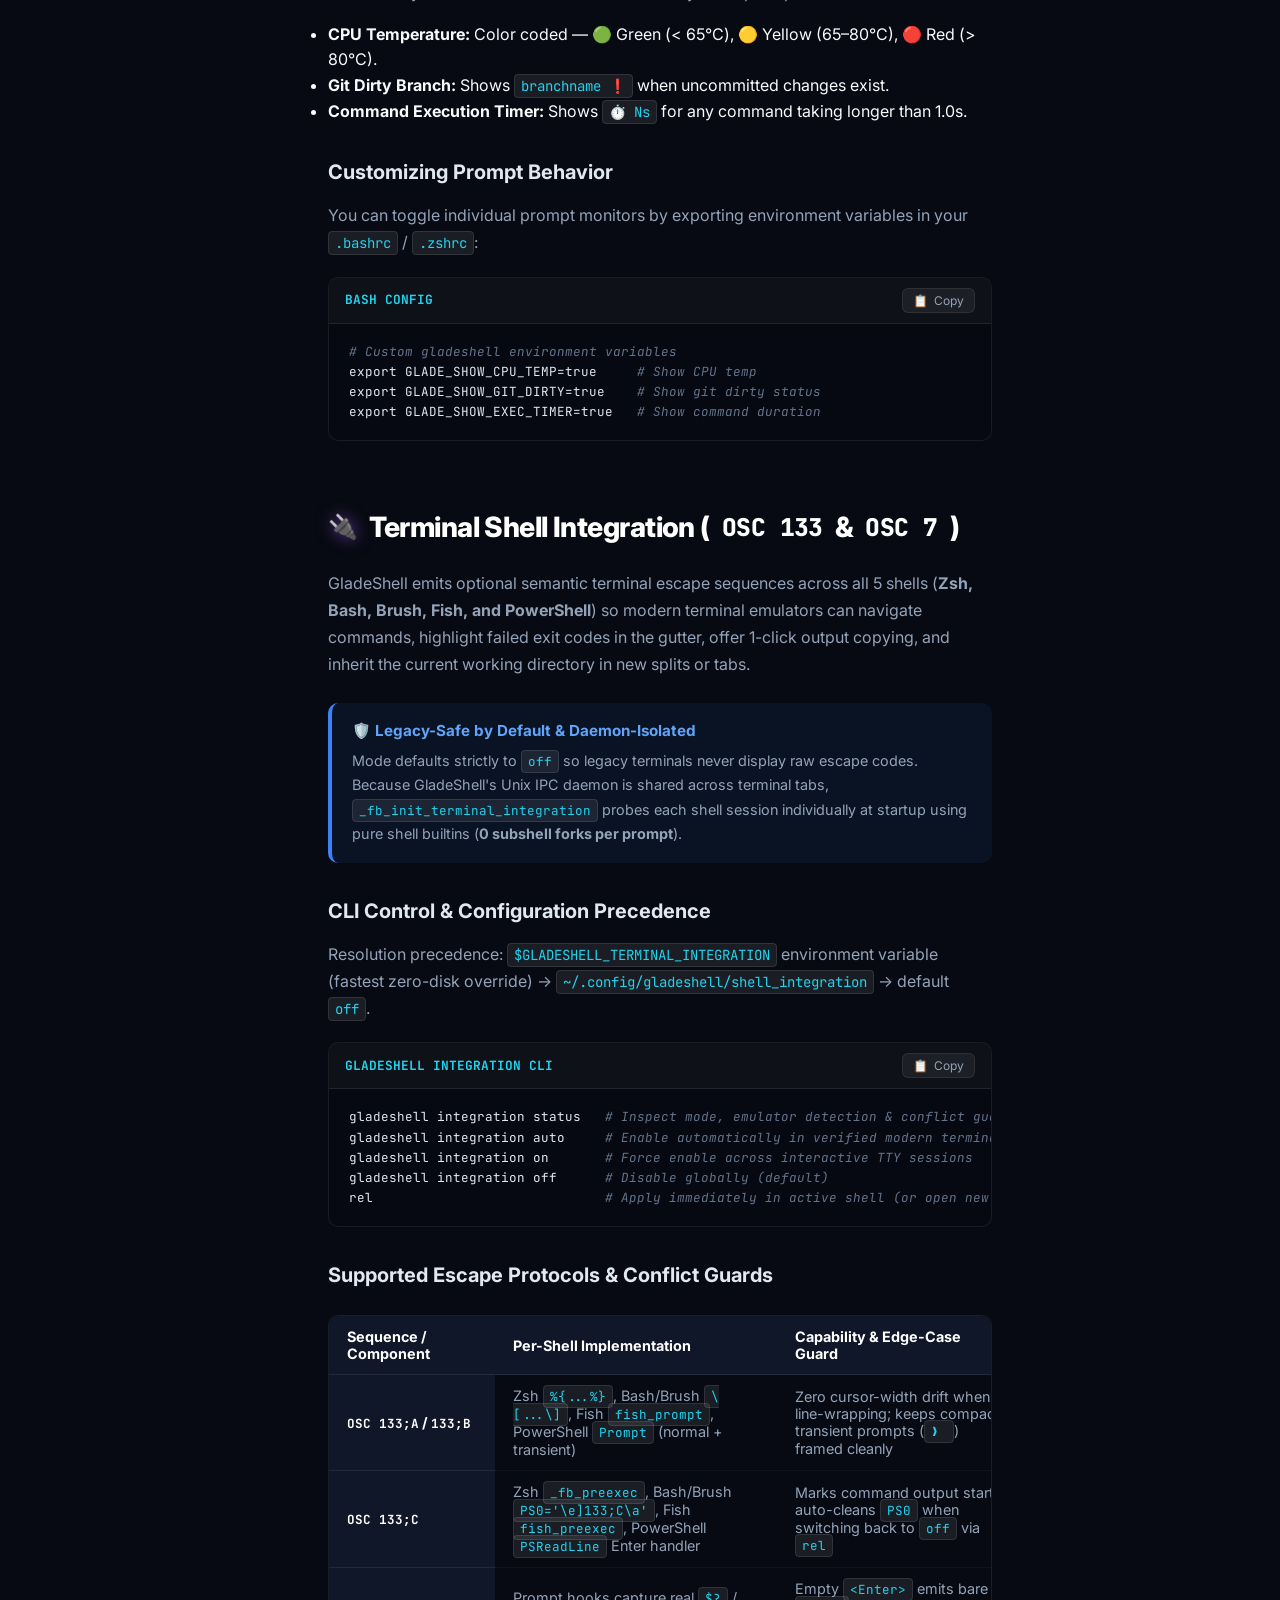
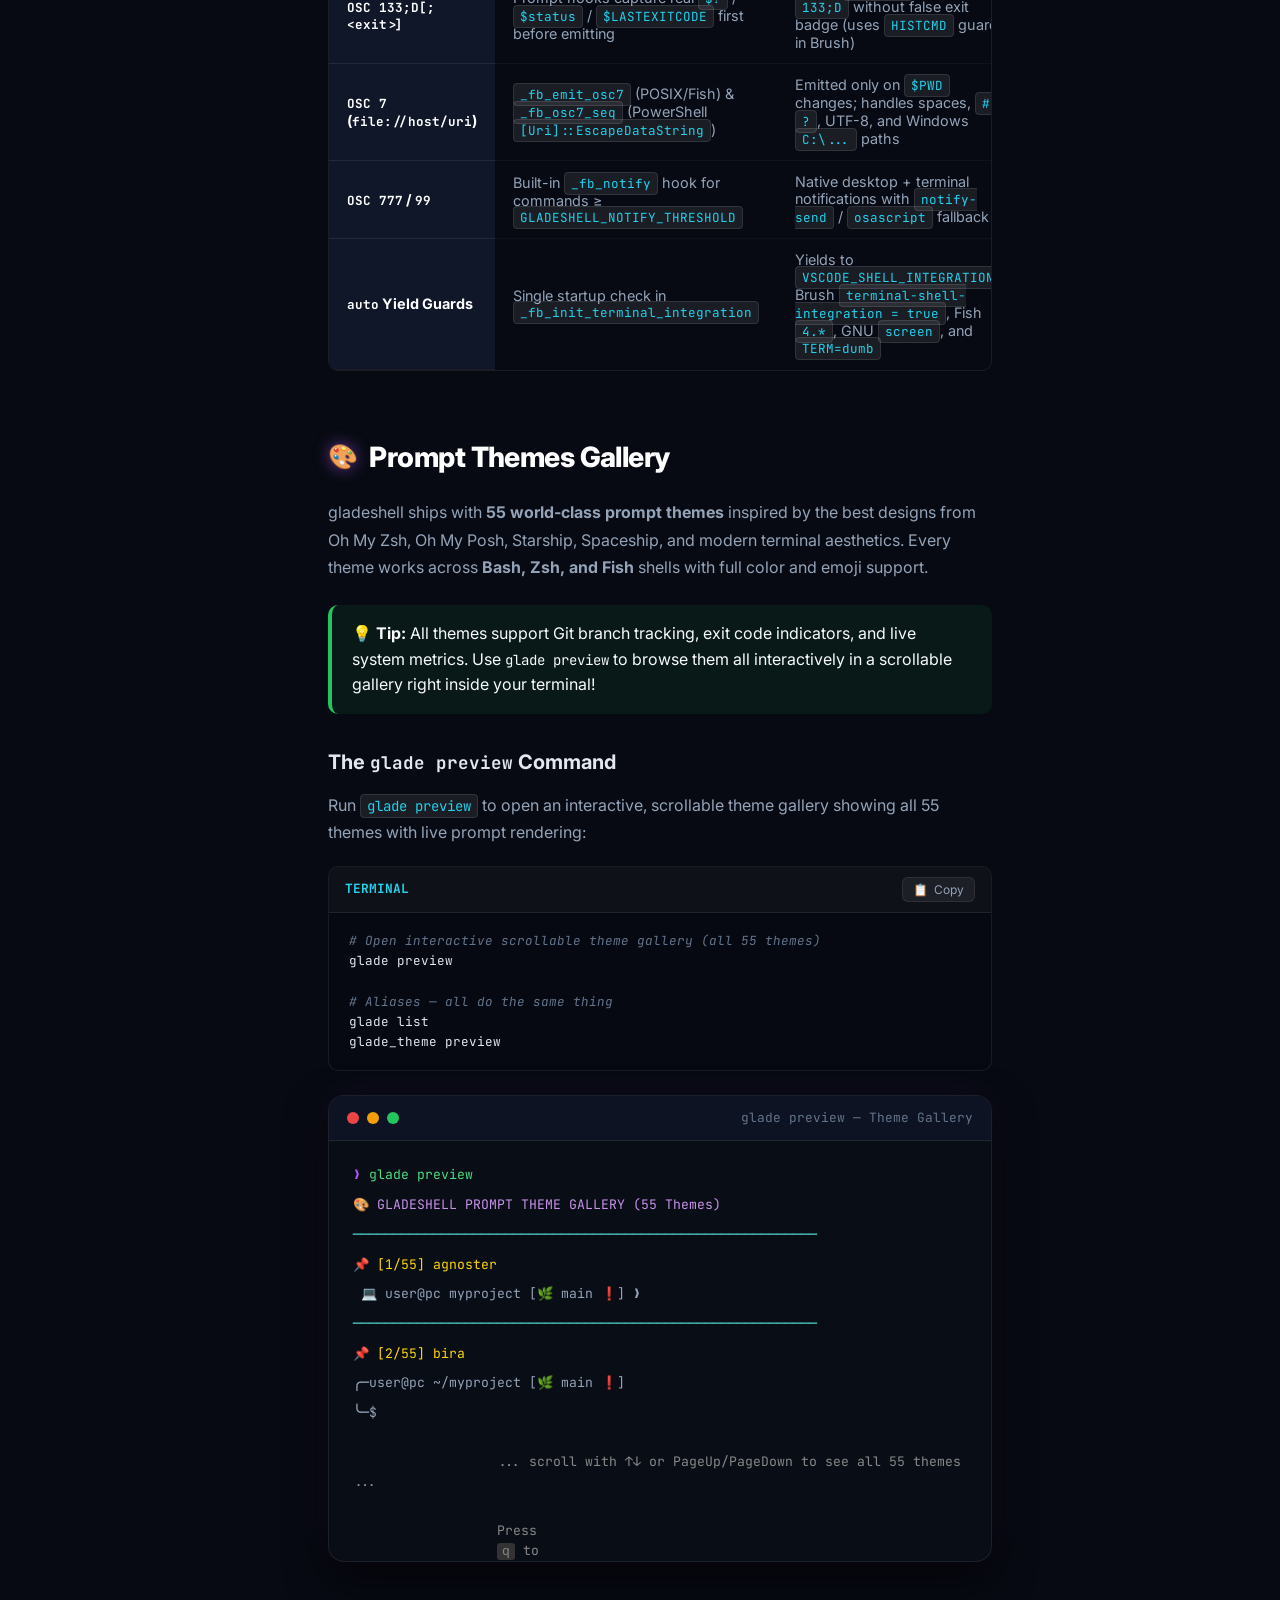
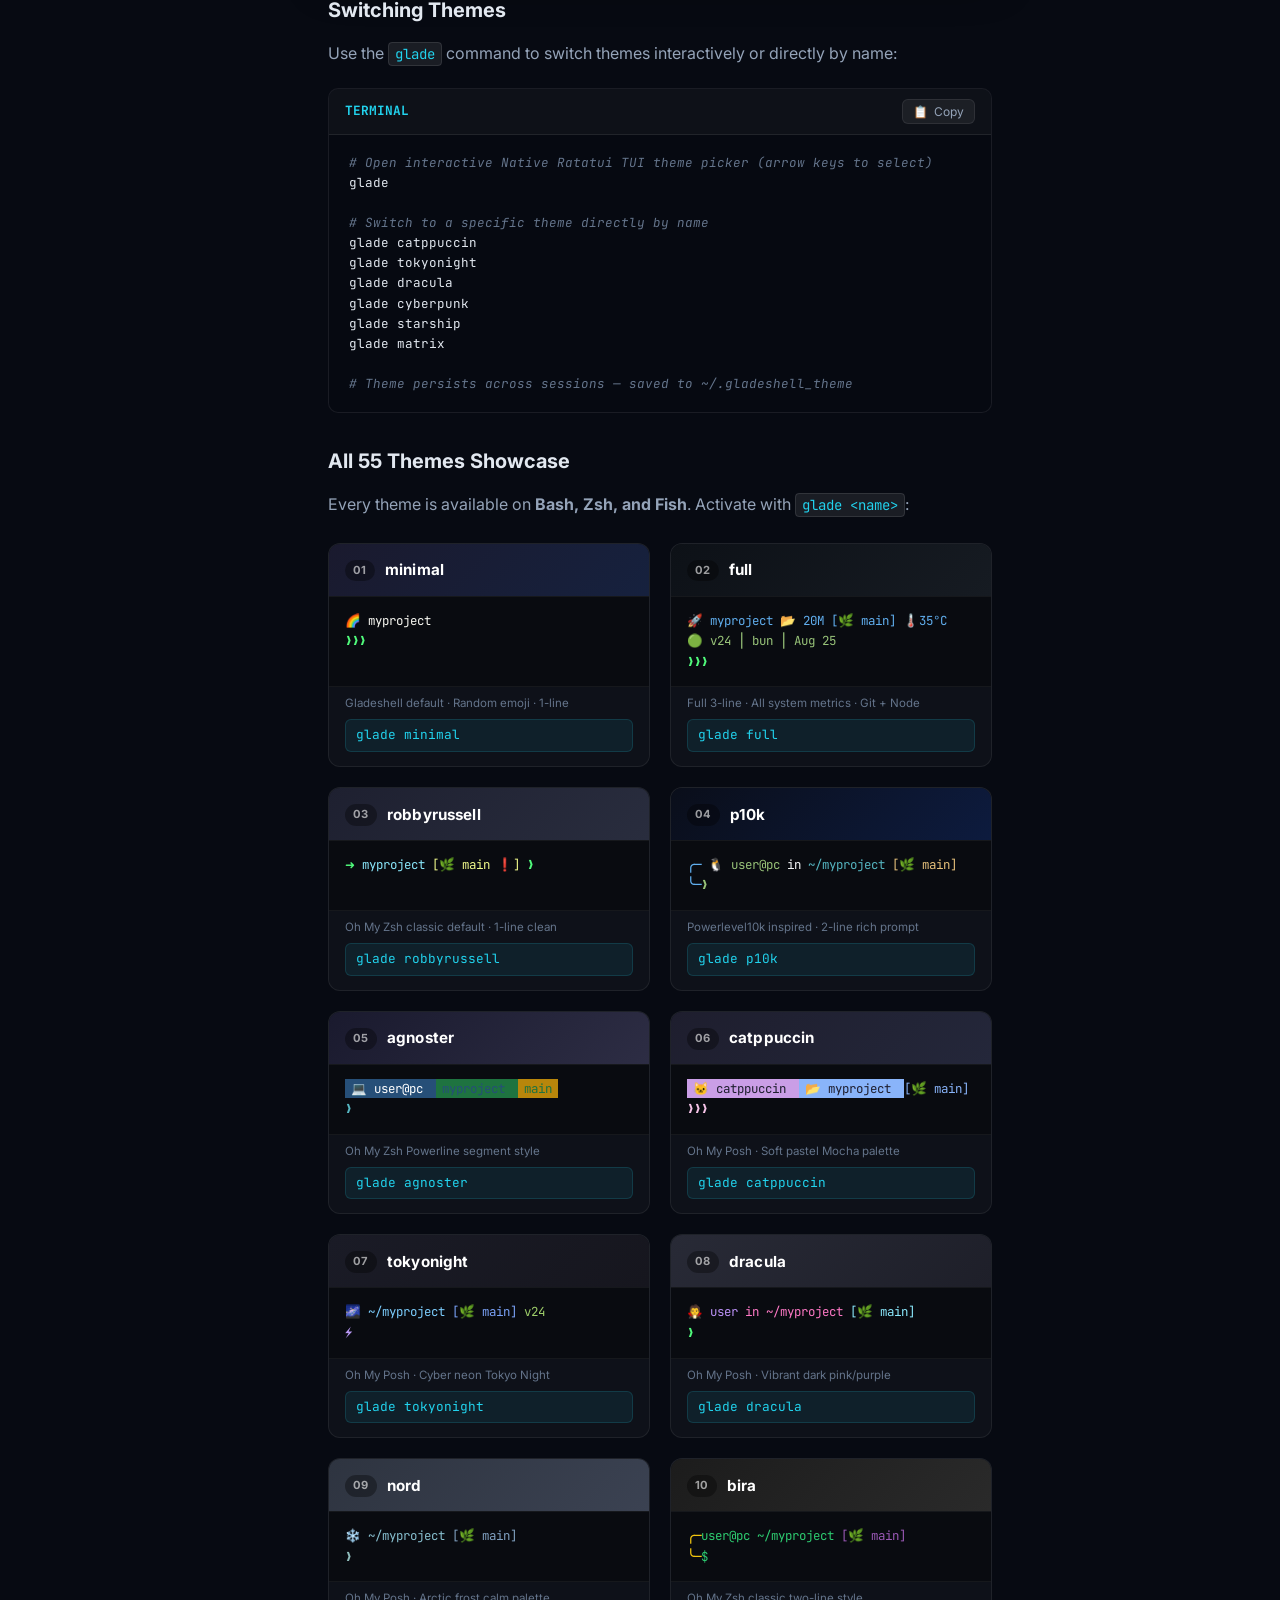
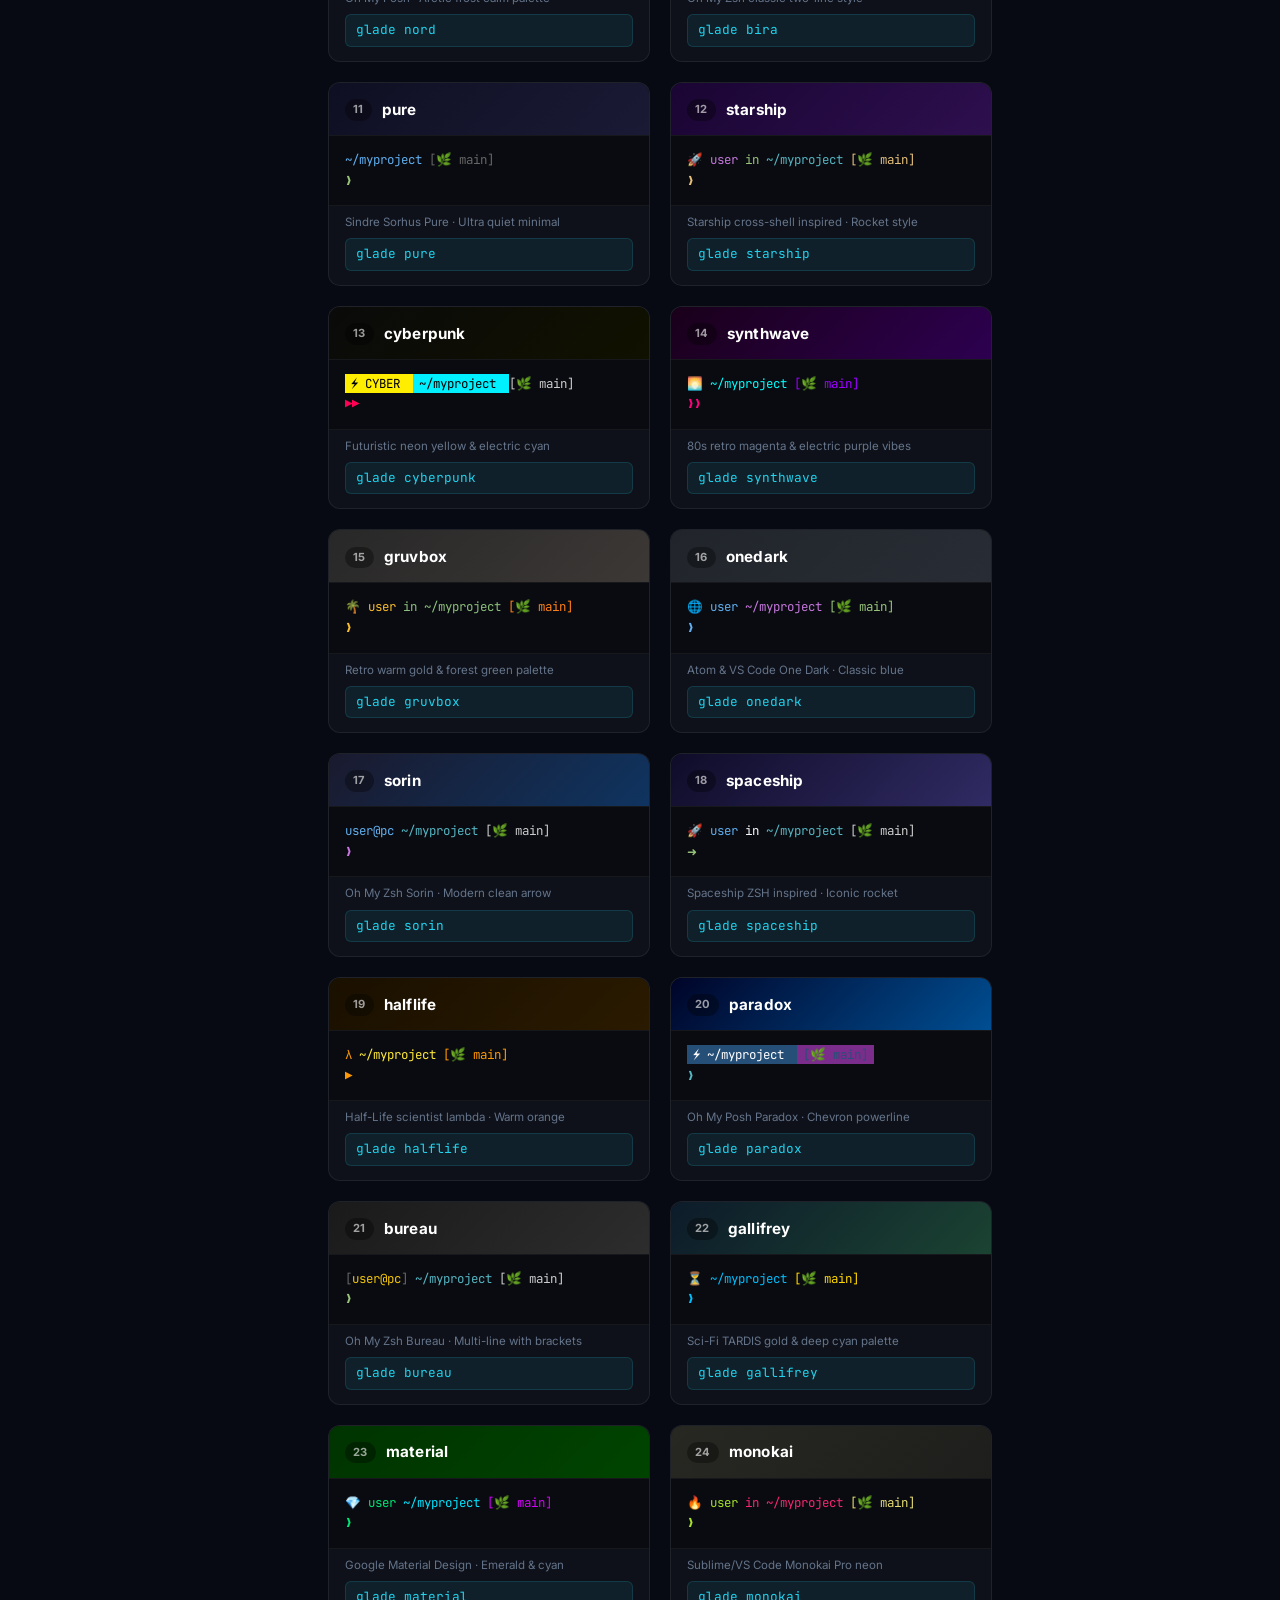
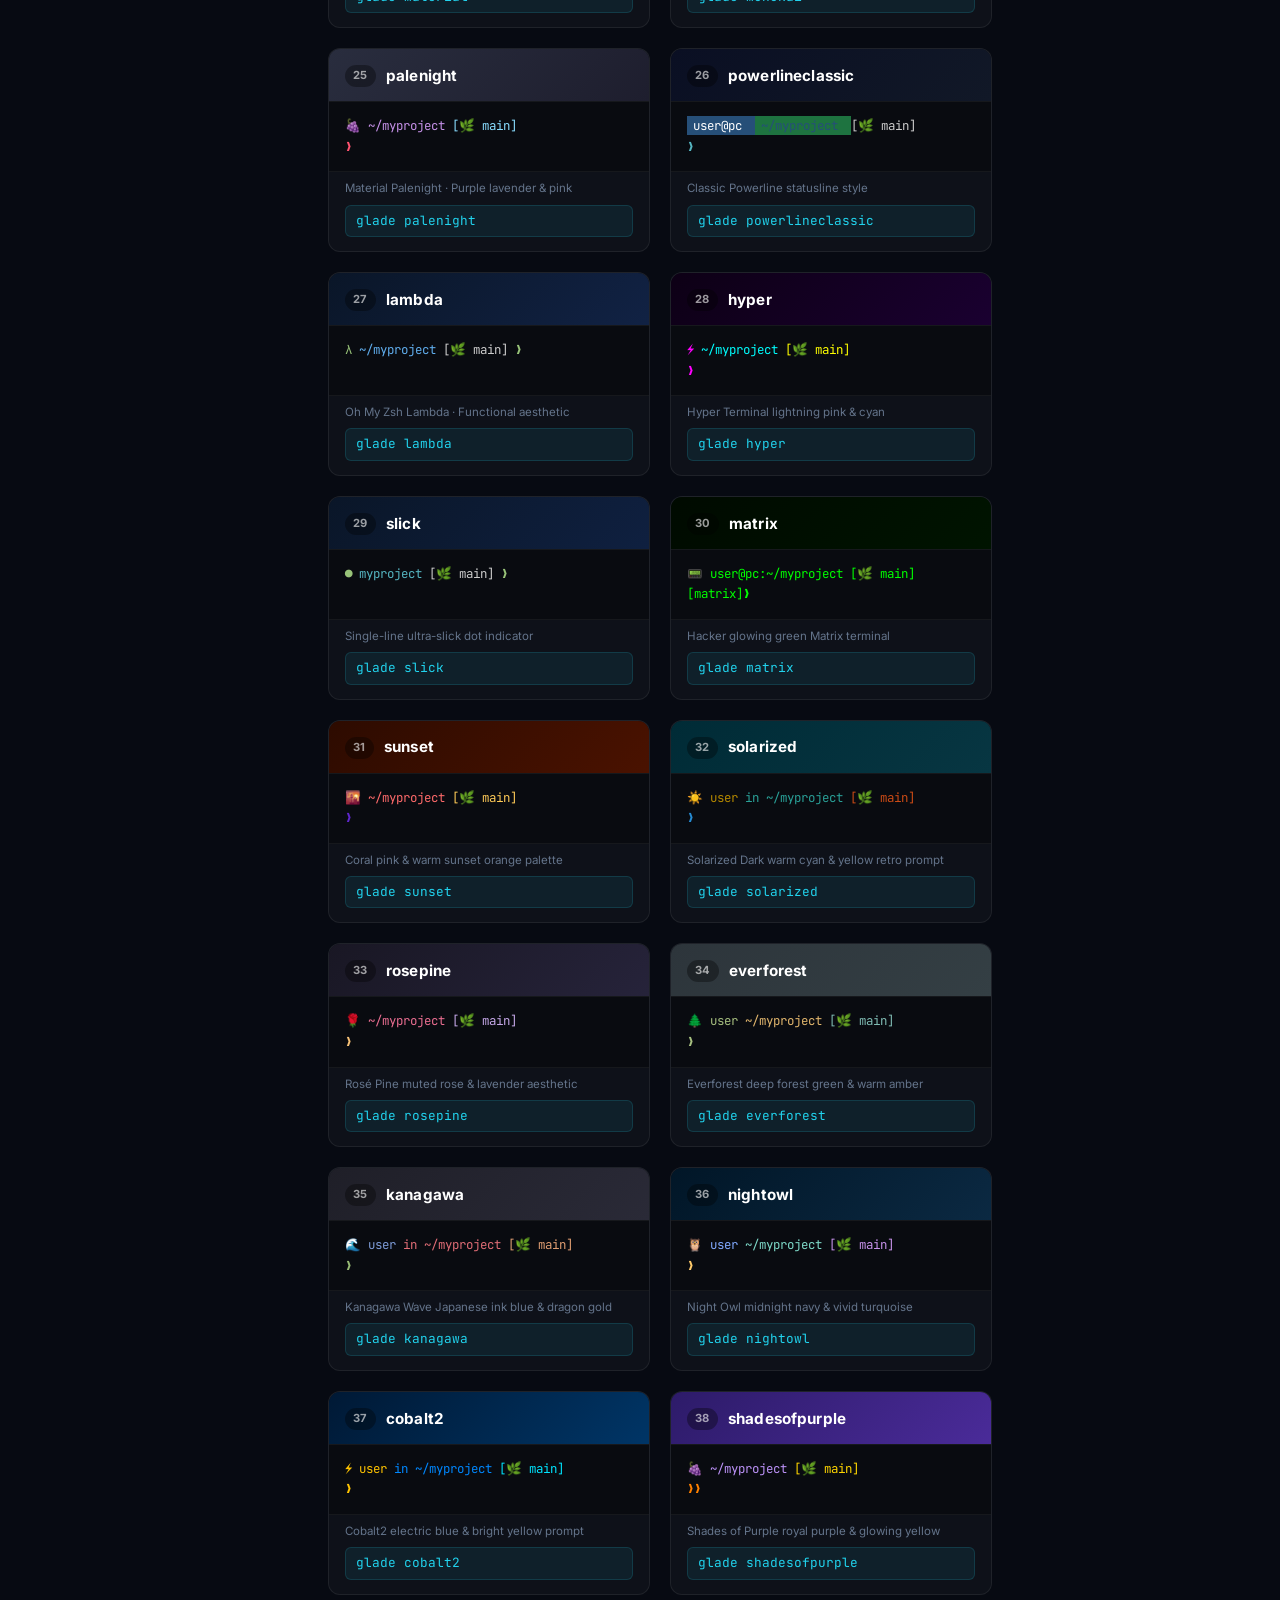
<file: docs/docs.html>
ca<!doctype html>
<html lang="en">
  <head>
    <meta charset="UTF-8" />
    <meta name="viewport" content="width=device-width, initial-scale=1.0" />

    <!-- Primary Meta Tags -->
    <title>gladeshell Official Documentation — Professional Shell Setup & Command Reference</title>
    <meta
      name="title"
      content="gladeshell Official Documentation — Professional Shell Setup & Command Reference"
    />
    <meta
      name="description"
      content="Complete documentation, installation guides, interactive command reference, keyboard shortcuts, and architecture specs for gladeshell (Bash, Zsh, Fish & PowerShell)."
    />
    <meta
      name="keywords"
      content="gladeshell docs, gladeshell documentation, bash prompt guide, zsh setup, powershell profile, terminal aliases, git shortcuts, docker shortcuts, ffmpeg CLI tool"
    />
    <meta name="author" content="Rihad Jahan Opu" />
    <meta name="robots" content="index, follow" />
    <meta name="theme-color" content="#070a12" />
    <link rel="canonical" href="https://gladeshell.netlify.app/docs.html" />

    <!-- Favicons -->
    <link rel="icon" type="image/svg+xml" href="favicon.svg" />
    <link rel="icon" type="image/png" sizes="32x32" href="favicon-32x32.png" />
    <link rel="icon" type="image/png" sizes="16x16" href="favicon-16x16.png" />
    <link rel="shortcut icon" href="favicon.ico" />
    <link rel="apple-touch-icon" sizes="180x180" href="apple-touch-icon.png" />

    <!-- Open Graph / Social -->
    <meta property="og:type" content="website" />
    <meta property="og:url" content="https://gladeshell.netlify.app/docs.html" />
    <meta property="og:title" content="gladeshell Official Documentation" />
    <meta
      property="og:description"
      content="Comprehensive guides, installation instructions, interactive command reference, keyboard shortcuts, and architecture specs for Bash, Zsh, Fish & PowerShell."
    />
    <meta property="og:image" content="https://gladeshell.netlify.app/og-image.png" />
    <meta property="og:site_name" content="gladeshell" />

    <!-- Fonts & Styles -->
    <link rel="preconnect" href="https://fonts.googleapis.com" />
    <link rel="preconnect" href="https://fonts.gstatic.com" crossorigin />
    <link
      href="https://fonts.googleapis.com/css2?family=Inter:wght@300;400;500;600;700;800;900&family=JetBrains+Mono:ital,wght@0,400;0,600;0,700;1,400&display=swap"
      rel="stylesheet"
    />
    <link rel="stylesheet" href="docs.css" />
    <style>
      /* Mobile: Prevent all horizontal scrolling and off-screen gutter */
      @media (max-width: 992px) {
        html,
        body {
          overflow-x: hidden !important;
          max-width: 100vw !important;
          width: 100% !important;
        }
        .docs-layout {
          overflow-x: hidden !important;
          max-width: 100vw !important;
          width: 100% !important;
        }
        .docs-content {
          max-width: 100vw !important;
          overflow-x: hidden !important;
          min-width: 0 !important;
        }
      }
      /* Desktop: Ensure sticky sidebar and TOC work seamlessly */
      @media (min-width: 993px) {
        html,
        body {
          overflow-x: clip !important;
        }
        .docs-layout {
          overflow-x: visible !important;
        }
        .docs-sidebar {
          position: -webkit-sticky !important;
          position: sticky !important;
          top: var(--header-height, 72px) !important;
          align-self: flex-start !important;
          height: calc(100vh - var(--header-height, 72px)) !important;
          overflow-y: auto !important;
        }
        .docs-toc {
          position: -webkit-sticky !important;
          position: sticky !important;
          top: var(--header-height, 72px) !important;
          align-self: flex-start !important;
          height: calc(100vh - var(--header-height, 72px)) !important;
          overflow-y: auto !important;
        }
      }
    </style>
    <!-- AI Agent & LLM Context Discovery Links -->
    <link
      rel="alternate"
      type="text/markdown"
      href="https://gladeshell.netlify.app/AGENT.md"
      title="AI Agent Specification (AGENT.md)"
    />
    <link
      rel="alternate"
      type="text/markdown"
      href="https://gladeshell.netlify.app/llms.txt"
      title="LLM Context Document (llms.txt)"
    />
    <meta name="ai-agent" content="https://gladeshell.netlify.app/AGENT.md" />

    <!-- Schema.org JSON-LD -->
    <script type="application/ld+json">
      {
        "@context": "https://schema.org",
        "@type": "TechArticle",
        "name": "gladeshell Documentation",
        "url": "https://gladeshell.netlify.app/docs.html",
        "description": "Official documentation for gladeshell terminal environment.",
        "author": {
          "@type": "Person",
          "name": "Rihad Jahan Opu",
          "url": "https://github.com/rihadjahanopu"
        }
      }
    </script>
  </head>
  <body>
    <!-- Scroll Progress Bar -->
    <div class="scroll-progress-bar" id="scroll-progress-bar"></div>

    <!-- ============================================================
       TOP NAVBAR
       ============================================================ -->
    <nav class="docs-nav">
      <div class="docs-nav-left">
        <button class="mobile-menu-btn" id="mobile-menu-btn" aria-label="Toggle Navigation">
          ☰
        </button>
        <a href="index.html" class="docs-logo">
          <span class="docs-logo-icon">⚡</span>
          <span>gladeshell</span>
          <span class="docs-badge">Docs v2.0</span>
        </a>

        <!-- Navbar Inline Autocomplete Search -->
        <div class="nav-search-wrap" id="nav-search-wrap">
          <span class="nav-search-icon">🔍</span>
          <input
            type="text"
            id="nav-search-input"
            class="nav-search-input"
            placeholder="Search docs..."
            autocomplete="off"
            spellcheck="false"
            aria-label="Search documentation"
            aria-autocomplete="list"
            aria-expanded="false"
            aria-controls="nav-autocomplete-list"
          />
          <kbd class="nav-search-kbd">⌘K</kbd>
          <!-- Autocomplete Dropdown -->
          <div class="nav-autocomplete" id="nav-autocomplete-list" role="listbox" hidden>
            <!-- JS-rendered suggestion items -->
          </div>
        </div>
      </div>

      <ul class="docs-nav-links">
        <li><a href="index.html">Home</a></li>
        <li><a href="docs.html" class="active">Docs</a></li>
        <li><a href="linux-setup.html">Linux Apps</a></li>
        <li><a href="contribute.html">Contribute</a></li>
        <li>
          <div class="theme-picker" title="Switch Documentation Theme">
            <div class="theme-dot active" data-t="default" title="Cyber Cyan"></div>
            <div class="theme-dot" data-t="matrix" title="Matrix Green"></div>
            <div class="theme-dot" data-t="sunset" title="Sunset Pink"></div>
            <div class="theme-dot" data-t="nord" title="Nord Frost"></div>
          </div>
        </li>
        <li>
          <a
            href="https://github.com/rihadjahanopu/gladeshell"
            target="_blank"
            rel="noopener"
            style="display: flex; align-items: center; gap: 6px"
          >
            <svg width="18" height="18" viewBox="0 0 24 24" fill="currentColor">
              <path
                d="M12 0C5.374 0 0 5.373 0 12c0 5.302 3.438 9.8 8.207 11.387.599.111.793-.261.793-.577v-2.234c-3.338.726-4.033-1.416-4.033-1.416-.546-1.387-1.333-1.756-1.333-1.756-1.089-.745.083-.729.083-.729 1.205.084 1.839 1.237 1.839 1.237 1.07 1.834 2.807 1.304 3.492.997.107-.775.418-1.305.762-1.604-2.665-.305-5.467-1.334-5.467-5.931 0-1.311.469-2.381 1.236-3.221-.124-.303-.535-1.524.117-3.176 0 0 1.008-.322 3.301 1.23A11.509 11.509 0 0 1 12 5.803c1.02.005 2.047.138 3.006.404 2.291-1.552 3.297-1.23 3.297-1.23.653 1.653.242 2.874.118 3.176.77.84 1.235 1.911 1.235 3.221 0 4.609-2.807 5.624-5.479 5.921.43.372.823 1.102.823 2.222v3.293c0 .319.192.694.801.576C20.566 21.797 24 17.3 24 12c0-6.627-5.373-12-12-12z"
              />
            </svg>
            GitHub
          </a>
        </li>
      </ul>
    </nav>

    <!-- ============================================================
       MAIN 3-COLUMN DOCUMENTATION LAYOUT
       ============================================================ -->
    <div class="docs-layout">
      <!-- --- LEFT SIDEBAR (NAVIGATION) --- -->
      <aside class="docs-sidebar" id="docs-sidebar">
        <!-- Mobile Sidebar Header (shown on mobile drawer) -->
        <div class="mobile-sidebar-header">
          <div class="mobile-sidebar-brand">
            <span class="docs-logo-icon">⚡</span>
            <span>gladeshell</span>
          </div>
          <button class="mobile-sidebar-close" id="mobile-sidebar-close" aria-label="Close Menu">
            ✕
          </button>
        </div>

        <!-- Mobile Navigation & Theme Group -->
        <div class="sidebar-group mobile-only-nav">
          <div class="sidebar-group-title">🌐 Navigation</div>
          <ul class="sidebar-links">
            <li><a href="index.html">🏠 Home Page</a></li>
            <li><a href="docs.html" class="active">📖 Documentation</a></li>
            <li><a href="linux-setup.html">🐧 Linux App Ecosystem</a></li>
            <li>
              <a href="https://github.com/rihadjahanopu/gladeshell" target="_blank" rel="noopener">
                ⭐ GitHub Repository
              </a>
            </li>
          </ul>

          <div class="sidebar-group-title" style="margin-top: 14px">🎨 Color Theme</div>
          <div class="mobile-theme-picker">
            <div class="theme-picker" title="Switch Documentation Theme">
              <div class="theme-dot active" data-t="default" title="Cyber Cyan"></div>
              <div class="theme-dot" data-t="matrix" title="Matrix Green"></div>
              <div class="theme-dot" data-t="sunset" title="Sunset Pink"></div>
              <div class="theme-dot" data-t="nord" title="Nord Frost"></div>
            </div>
          </div>
        </div>

        <div class="sidebar-filter">
          <span class="sidebar-filter-icon">🔍</span>
          <input type="text" placeholder="Filter sections..." id="sidebar-filter-input" />
        </div>

        <div class="sidebar-group">
          <div class="sidebar-group-title">🚀 Getting Started</div>
          <ul class="sidebar-links">
            <li>
              <a href="#overview">Overview & Philosophy <span class="sidebar-tag">Core</span></a>
            </li>
            <li><a href="#requirements">System Requirements</a></li>
            <li><a href="#universal-install">Universal Installer</a></li>
            <li><a href="#shell-installers">Shell-Specific Installers</a></li>
            <li><a href="#manual-install">Manual Clone & Source</a></li>
            <li><a href="#verification">Verification & Reload</a></li>
            <li><a href="#update-uninstall">Updating & Uninstalling</a></li>
            <li>
              <a href="#zed-settings">Zed IDE Settings <span class="sidebar-tag">IDE</span></a>
            </li>
            <li>
              <a href="#vscode-settings">VS Code Settings <span class="sidebar-tag">IDE</span></a>
            </li>
          </ul>
        </div>

        <div class="sidebar-group">
          <div class="sidebar-group-title">🐚 Shell Integration</div>
          <ul class="sidebar-links">
            <li>
              <a href="#zsh-setup">Zsh &amp; Plugin Guide <span class="sidebar-tag">Zsh</span></a>
            </li>
            <li>
              <a href="#fish-setup">Fish Shell Guide <span class="sidebar-tag">Fish</span></a>
            </li>
            <li>
              <a href="#brush-setup">Brush Shell Guide <span class="sidebar-tag new">Rust</span></a>
            </li>
            <li>
              <a href="#powershell-setup">PowerShell Setup <span class="sidebar-tag">Win</span></a>
            </li>
            <li><a href="#font-setup">Font &amp; Emoji Setup</a></li>
          </ul>
        </div>

        <div class="sidebar-group">
          <div class="sidebar-group-title">📟 Smart Prompt &amp; OSC</div>
          <ul class="sidebar-links">
            <li><a href="#prompt-architecture">Prompt Architecture</a></li>
            <li><a href="#folder-emojis">Folder Emojis & Badges</a></li>
            <li><a href="#health-metrics">CPU Temp & System Metrics</a></li>
            <li><a href="#customizing-prompt">Customization Tuning</a></li>
            <li>
              <a href="#terminal-shell-integration"
                >Terminal Shell Integration <span class="sidebar-tag new">OSC 133</span></a
              >
            </li>
          </ul>
        </div>

        <div class="sidebar-group">
          <div class="sidebar-group-title">⚡ Interactive Tools</div>
          <ul class="sidebar-links">
            <li>
              <a href="#command-explorer"
                >Live Command Explorer <span class="sidebar-tag">Tool</span></a
              >
            </li>
            <li>
              <a href="#terminal-simulator"
                >Terminal Simulator <span class="sidebar-tag">Demo</span></a
              >
            </li>
            <li><a href="#config-builder">Custom Installer Builder</a></li>
          </ul>
        </div>

        <div class="sidebar-group">
          <div class="sidebar-group-title">🎨 Prompt Themes</div>
          <ul class="sidebar-links">
            <li>
              <a href="#prompt-themes"
                >Theme Gallery <span class="sidebar-tag new">55 Themes</span></a
              >
            </li>
            <li><a href="#theme-preview">glade preview Command</a></li>
            <li><a href="#theme-switch">Switching Themes</a></li>
            <li><a href="#theme-showcase">All 55 Themes Showcase</a></li>
          </ul>
        </div>

        <div class="sidebar-group">
          <div class="sidebar-group-title">📂 Command Reference</div>
          <ul class="sidebar-links">
            <li><a href="#gw-runner">⚡ Watch Runner (gw)</a></li>
            <li><a href="#nav-commands">Navigation & Jumps</a></li>
            <li><a href="#pkg-commands">Package Managers (NPM/Bun)</a></li>
            <li><a href="#git-commands">Git Version Control</a></li>
            <li><a href="#project-commands">Project Initialization</a></li>
            <li><a href="#sys-commands">System & Maintenance</a></li>
            <li><a href="#interactive-utilities">Interactive (Todo / Notes)</a></li>
            <li><a href="#ffmedia-suite">FFmedia Suite</a></li>
            <li><a href="#vault-suite">Multi-Vault Manager</a></li>
            <li><a href="#docker-suite">Docker Suite</a></li>
            <li><a href="#postgres-prisma">PostgreSQL & Prisma</a></li>
          </ul>
        </div>

        <div class="sidebar-group">
          <div class="sidebar-group-title">🏗️ Specs & Support</div>
          <ul class="sidebar-links">
            <li><a href="#architecture-safety">Architecture & Safety</a></li>
            <li><a href="#benchmarks">Performance Benchmarks</a></li>
            <li><a href="#troubleshooting-faq">Troubleshooting & FAQ</a></li>
            <li><a href="#contributing-license">Contributing & License</a></li>
          </ul>
        </div>
      </aside>

      <!-- --- CENTER CONTENT AREA --- -->
      <main class="docs-content">
        <!-- Breadcrumbs -->
        <nav class="docs-breadcrumbs" aria-label="Breadcrumb">
          <a href="index.html">Home</a>
          <span>/</span>
          <a href="docs.html">Documentation</a>
          <span>/</span>
          <span style="color: var(--docs-cyan)">v2.0 (Latest)</span>
        </nav>

        <!-- Hero Header -->
        <header class="docs-header-hero">
          <h1>gladeshell Official Documentation</h1>
          <p>
            Everything you need to master, install, customize, and extend
            <strong>gladeshell</strong> — the production-ready shell setup built for modern
            developers across Linux, macOS, and Windows.
          </p>

          <div class="docs-meta-bar">
            <span class="meta-badge green">✓ v1.2.18</span>
            <span class="meta-badge cyan">⚡ Zero Dependencies</span>
            <span class="meta-badge purple">🛡️ Safe Boundary Installer</span>
            <span class="meta-badge">Shells: Bash • Brush • Zsh • Fish • PowerShell</span>
            <span class="meta-badge">OSC 133 + OSC 7 Ready</span>
            <span class="meta-badge">License: MIT</span>
          </div>
        </header>

        <!-- ============================================================
           SECTION 1: GETTING STARTED
           ============================================================ -->
        <section class="docs-section">
          <h2 id="overview"><span class="section-icon">🚀</span> Overview & Philosophy</h2>
          <p>
            <strong>gladeshell</strong> is a lightweight, opinionated terminal enhancement
            environment engineered specifically for full-stack, DevOps, and open-source developers.
            Unlike heavy shell script frameworks (such as Oh My Zsh or bulky plugin managers),
            gladeshell operates as a
            <strong>single compiled Pure Rust (2024 edition) binary</strong> with
            <strong>zero external script dependencies</strong>, blazing fast prompt &amp; IPC
            latency (35.5 µs core render · 25.6–51.0 µs IPC), built-in Ratatui TUIs, and a safe
            self-healing architecture.
          </p>

          <div class="alert-box alert-note">
            <div class="alert-title">💡 Core Architecture Guarantee</div>
            <p>
              gladeshell never modifies your core system bin files or destroys existing shell
              configurations. All additions are injected cleanly between boundary comments (e.g.
              <code># &gt;&gt;&gt; glade-bashrc &gt;&gt;&gt;</code> and
              <code># &lt;&lt;&lt; glade-bashrc &lt;&lt;&lt;</code> for Bash, or
              <code># &gt;&gt;&gt; glade-zshrc &gt;&gt;&gt;</code> for Zsh).
            </p>
          </div>

          <h3 id="requirements">System Requirements</h3>
          <p>gladeshell works natively across virtually any modern Unix or Windows system:</p>
          <div class="docs-table-wrapper">
            <table class="docs-table">
              <thead>
                <tr>
                  <th>Platform / OS</th>
                  <th>Supported Shells</th>
                  <th>Minimum Required Tools</th>
                  <th>Recommended Enhancements</th>
                </tr>
              </thead>
              <tbody>
                <tr>
                  <td><strong>Linux</strong> (Ubuntu, Debian, Arch, Fedora, Alpine)</td>
                  <td>Bash 4.4+, Brush 0.5+, Zsh 5.8+, Fish 3.0+</td>
                  <td><code>curl</code>, <code>git</code></td>
                  <td><code>fonts-noto-color-emoji</code>, Cascadia Code / Fira Code Nerd Font</td>
                </tr>
                <tr>
                  <td><strong>macOS</strong> (Sequoia, Sonoma, Ventura)</td>
                  <td>Zsh (Default), Bash (Homebrew), Fish</td>
                  <td><code>curl</code>, <code>git</code></td>
                  <td>Fira Code Nerd Font, iTerm2 / Ghostty</td>
                </tr>
                <tr>
                  <td><strong>Windows 10/11</strong> (Native & WSL2)</td>
                  <td>PowerShell 7+, Windows PowerShell 5.1, WSL2 Bash</td>
                  <td><code>curl</code> / <code>irm</code></td>
                  <td>Windows Terminal, Cascadia Code PL</td>
                </tr>
              </tbody>
            </table>
          </div>

          <h3 id="universal-install">Universal 1-Line Installer</h3>
          <p>
            The smartest way to set up gladeshell. It automatically detects your operating system
            and current default shell, injecting the appropriate configuration cleanly:
          </p>

          <div class="code-wrapper">
            <div class="code-header">
              <span class="code-lang">Bash / Zsh (Universal)</span>
              <button class="copy-btn"><span>📋</span> Copy Command</button>
            </div>
            <pre><code>curl -fsSL https://gladeshell.netlify.app/install.sh | bash</code></pre>
          </div>

          <div class="code-wrapper" style="opacity: 0.78; position: relative">
            <div class="code-header">
              <span class="code-lang"
                >PowerShell (Windows Universal)
                <span class="coming-soon-badge">Coming Soon</span></span
              >
              <button class="copy-btn" data-disabled="true" data-tooltip="Windows coming soon">
                <span>⏳</span> Coming Soon
              </button>
            </div>
            <pre><code>powershell -c "irm https://gladeshell.netlify.app/install.ps1 | iex"</code></pre>
          </div>

          <h3 id="shell-installers">Shell-Specific Installers</h3>
          <p>
            If you prefer targeting a specific shell directly, run the respective installer command:
          </p>

          <div class="docs-table-wrapper">
            <table class="docs-table">
              <thead>
                <tr>
                  <th>Target Shell</th>
                  <th>Configuration Target File</th>
                  <th>One-Line Terminal Command</th>
                </tr>
              </thead>
              <tbody>
                <tr>
                  <td><strong>Bash</strong></td>
                  <td><code>~/.bashrc</code></td>
                  <td>
                    <code>bash <(curl -fsSL https://gladeshell.netlify.app/public/install.sh)</code>
                  </td>
                </tr>
                <tr>
                  <td><strong>Brush</strong></td>
                  <td><code>~/.brushrc</code></td>
                  <td>
                    <code>curl -fsSL https://gladeshell.netlify.app/install.sh | bash -s -- --shell=brush</code>
                  </td>
                </tr>
                <tr>
                  <td><strong>Zsh</strong></td>
                  <td><code>~/.zshrc</code></td>
                  <td>
                    <code>zsh <(curl -fsSL https://gladeshell.netlify.app/public/install.zsh)</code>
                  </td>
                </tr>
                <tr>
                  <td><strong>Fish</strong></td>
                  <td><code>~/.config/fish/config.fish</code></td>
                  <td>
                    <code
                      >fish <(curl -fsSL https://gladeshell.netlify.app/public/install.fish)</code
                    >
                  </td>
                </tr>
                <tr>
                  <td>
                    <strong>PowerShell</strong> <span class="coming-soon-badge">Coming Soon</span>
                  </td>
                  <td><code>$PROFILE</code></td>
                  <td>
                    <button
                      type="button"
                      class="table-soon-btn"
                      data-disabled="true"
                      data-tooltip="Windows coming soon"
                      style="
                        background: rgba(168, 85, 247, 0.12);
                        border: 1px dashed rgba(168, 85, 247, 0.4);
                        color: #c084fc;
                        padding: 4px 10px;
                        border-radius: 6px;
                        font-size: 0.8rem;
                        cursor: not-allowed;
                        font-family: inherit;
                        font-weight: 500;
                      "
                    >
                      <span>⏳</span> Windows Coming Soon
                    </button>
                  </td>
                </tr>
              </tbody>
            </table>
          </div>

          <h3 id="manual-install">Manual Clone &amp; Cargo Build</h3>
          <p>
            For air-gapped environments, custom builds, or manual dotfile management, clone and
            build the Rust binary directly:
          </p>

          <div class="code-wrapper">
            <div class="code-header">
              <span class="code-lang">Rust Cargo Build</span>
              <button class="copy-btn"><span>📋</span> Copy</button>
            </div>
            <pre><code><span class="hl-comment"># 1. Clone gladeshell repository</span>
git clone https://github.com/rihadjahanopu/gladeshell.git
<span class="hl-cmd">cd</span> gladeshell

<span class="hl-comment"># 2. Compile optimized release binary with Cargo</span>
cargo build --release

<span class="hl-comment"># 3. Copy binary to your local PATH</span>
mkdir -p ~/.local/bin
cp target/release/gladeshell ~/.local/bin/

<span class="hl-comment"># 4. Initialize shell integration:</span>
<span class="hl-comment"># For Bash (~/.bashrc)</span>
eval "$(gladeshell init bash)"

<span class="hl-comment"># For Brush (~/.brushrc)</span>
eval "$(gladeshell init brush)"

<span class="hl-comment"># For Zsh (~/.zshrc)</span>
eval "$(gladeshell init zsh)"

<span class="hl-comment"># For Fish (~/.config/fish/config.fish)</span>
gladeshell init fish | source

<span class="hl-comment"># Auto-configure all detected shells + Brush config.toml:</span>
gladeshell setup</code></pre>
          </div>

          <h3 id="verification">Verification & First Steps</h3>
          <p>Once installed, reload your active shell or type:</p>
          <div class="code-wrapper">
            <div class="code-header">
              <span class="code-lang">Bash</span>
              <button class="copy-btn"><span>📋</span> Copy</button>
            </div>
            <pre><code>source ~/.bashrc  <span class="hl-comment"># Or restart your terminal window</span></code></pre>
          </div>
          <p>
            You should immediately see the glowing rainbow prompt with directory-aware emojis (e.g.
            🌐 for web projects, 🟢 for Node.js, 🐍 for Python)!
          </p>

          <h3 id="update-uninstall">Updating & Uninstalling</h3>
          <p>
            To upgrade gladeshell to the latest version and automatically reload your shell, run:
          </p>
          <div class="code-wrapper">
            <div class="code-header">
              <span class="code-lang">Gladeshell Auto-Upgrade</span>
              <button class="copy-btn"><span>📋</span> Copy</button>
            </div>
            <pre><code>gladeshell upgrade  <span class="hl-comment"># Upgrades gladeshell & auto-reloads shell process</span></code></pre>
          </div>

          <p>
            To perform a full system update (OS packages, Flatpaks, Snaps, Bun & Node), run the mega
            updater:
          </p>
          <div class="code-wrapper">
            <div class="code-header">
              <span class="code-lang">Terminal</span>
              <button class="copy-btn"><span>📋</span> Copy</button>
            </div>
            <pre><code>uup  <span class="hl-comment"># Upgrades OS packages, Flatpaks, Snaps & Bun</span></code></pre>
          </div>

          <p>
            To cleanly uninstall gladeshell and automatically restore your original shell
            configurations:
          </p>
          <div class="code-wrapper">
            <div class="code-header">
              <span class="code-lang">Built-in Rust Self-Uninstall</span>
              <button class="copy-btn"><span>📋</span> Copy</button>
            </div>
            <pre><code>gladeshell uninstall  <span class="hl-comment"># Native clean uninstaller &amp; restores original shell config</span>

<span class="hl-comment"># Or via one-line fallback:</span>
curl -fsSL https://gladeshell.netlify.app/u.sh | bash</code></pre>
          </div>

          <h3 id="zed-settings">🖥️ Zed IDE Settings Installer</h3>
          <p>
            Install a fully-configured <code>settings.json</code> for the
            <a href="https://zed.dev" target="_blank" rel="noopener">Zed editor</a> — works for both
            <strong>Flatpak</strong> and <strong>native</strong> Linux installations in one shot:
          </p>

          <div class="code-wrapper">
            <div class="code-header">
              <span class="code-lang">Built-in Rust Command</span>
              <button class="copy-btn"><span>📋</span> Copy</button>
            </div>
            <pre><code>zed-setup</code></pre>
          </div>
          <p style="font-size: 0.85rem; color: var(--docs-text-muted)">
            <strong>What it does:</strong> Creates a timestamped backup of your existing settings,
            writes tuned <code>settings.json</code> (BlackFox theme, Cascadia Code 22px font, Tab
            size 2, Prettier, Git inline blame, autosave) to both <code>~/.config/zed/</code> and
            Flatpak <code>dev.zed.Zed</code> config paths. Run <code>zed-setup</code> (or
            <code>gladeshell zed-setup</code>) anytime.
          </p>

          <h3 id="vscode-settings">💻 VS Code Settings &amp; Extensions Installer</h3>
          <p>
            Install a battle-tested, high-performance <code>settings.json</code> and 50+ curated
            developer extensions for
            <a href="https://code.visualstudio.com" target="_blank" rel="noopener"
              >Visual Studio Code</a
            >
            / VSCodium / Code-OSS — with automatic timestamped backup:
          </p>

          <div class="code-wrapper">
            <div class="code-header">
              <span class="code-lang">Built-in Rust Command</span>
              <button class="copy-btn"><span>📋</span> Copy</button>
            </div>
            <pre><code>code-setup</code></pre>
          </div>
          <p style="font-size: 0.85rem; color: var(--docs-text-muted)">
            <strong>What it does:</strong> Creates an atomic backup of your existing configuration,
            writes tuned <code>settings.json</code> (Dobri Next Black theme, Cascadia Code 17px font
            with ligatures, Prettier, ErrorLens, Tailwind CSS, smooth caret animation), and installs
            50+ curated extensions via <code>code --install-extension</code>. Run
            <code>code-setup</code> (or <code>gladeshell code-setup</code>) anytime.
          </p>
        </section>

        <!-- ============================================================
           SECTION 2: SHELL SETUP GUIDES
           ============================================================ -->
        <section class="docs-section">
          <h2 id="zsh-setup"><span class="section-icon">🐚</span> Shell Integration Guides</h2>

          <h3>Zsh Setup &amp; Native Rust Subsystem (Zero External Plugins)</h3>
          <p>
            gladeshell provides built-in
            <strong>Native Rust Autocompletion &amp; Syntax Highlighting (29.7 µs / 25.6 µs IPC)</strong>.
            Everything is configured automatically by the installer —
            <strong
              >no manual git clones, plugin managers, or heavy frameworks like Oh-My-Zsh
              required</strong
            >:
          </p>

          <div class="code-wrapper">
            <div class="code-header">
              <span class="code-lang">Zsh Automated Setup</span>
              <button class="copy-btn"><span>📋</span> Copy</button>
            </div>
            <pre><code><span class="hl-comment"># One-line automated installer — configures prompt + native Rust highlighting &amp; suggestions</span>
zsh &lt;(curl -fsSL https://gladeshell.netlify.app/public/install.zsh)

<span class="hl-comment"># Reload shell</span>
source ~/.zshrc</code></pre>
          </div>

          <h3 id="fish-setup">Fish Shell Integration</h3>
          <p>
            For Fish shell users, `config.fish` maps all gladeshell function aliases to native Fish
            functions with complete tab auto-completion:
          </p>
          <div class="code-wrapper">
            <div class="code-header">
              <span class="code-lang">Fish Shell</span>
              <button class="copy-btn"><span>📋</span> Copy</button>
            </div>
            <pre><code><span class="hl-comment"># Install gladefish</span>
fish <(curl -fsSL https://gladeshell.netlify.app/public/install.fish)
source ~/.config/fish/config.fish</code></pre>
          </div>

          <h3 id="brush-setup">
            Brush Shell Setup (<code>brush.sh</code> &amp; <code>~/.brushrc</code>)
          </h3>
          <p>
            GladeShell provides native, production-hardened support for
            <strong>Brush (<code>brush 0.5+</code>)</strong> with zero external scripts:
          </p>
          <ul>
            <li>
              <strong>Auto RC &amp; TOML UI Config:</strong> Running
              <code>gladeshell setup</code> (or the installer) injects
              <code>eval "$(gladeshell init brush)"</code> into <code>~/.brushrc</code> and safely
              enables <code>[ui] syntax-highlighting = true</code> inside
              <code>${XDG_CONFIG_HOME:-~/.config}/brush/config.toml</code> (or
              <code>%APPDATA%\brush\config.toml</code> on Windows) without overwriting explicit user
              settings or comments.
            </li>
            <li>
              <strong>Reedline Native Integration:</strong> Uses
              <code>$EPOCHREALTIME</code> sub-millisecond timing, Reedline-compatible
              <code>bind -x</code> widgets (<code>Ctrl+R</code> fuzzy history <code>fh</code>,
              <code>Alt+C</code> for <code>cf</code>), lazy CLI completions, and POSIX function
              wrappers for operator shortcuts (<code>rel</code>, <code>brushrc</code>,
              <code>path</code>).
            </li>
          </ul>
          <div class="code-wrapper">
            <div class="code-header">
              <span class="code-lang">Brush Configuration</span>
              <button type="button" class="copy-btn"><span>📋</span> Copy</button>
            </div>
            <pre
              role="region"
              aria-label="Brush shell setup commands"
              tabindex="0"
            ><code>gladeshell setup        <span class="hl-comment"># Configures ~/.brushrc &amp; brush/config.toml</span>
brushrc                 <span class="hl-comment"># Edit ~/.brushrc from Bash, Brush, Zsh, or Fish</span>
rel                     <span class="hl-comment"># Reload current shell configuration cleanly</span></code></pre>
          </div>

          <h3 id="powershell-setup">
            PowerShell Setup ($PROFILE) <span class="coming-soon-badge">Coming Soon</span>
          </h3>
          <p>
            PowerShell 7+ and Windows PowerShell 5.1 support is currently undergoing stabilization
            for parity with Linux &amp; macOS.
          </p>
          <div class="alert-box alert-warning">
            <div class="alert-title">⏳ Windows Support Coming Soon</div>
            <p>
              Windows native installer is temporarily paused while we polish PowerShell performance
              and compatibility. Once released, you can enable remote script execution via:
              <code>Set-ExecutionPolicy RemoteSigned -Scope CurrentUser</code>
            </p>
          </div>

          <h3 id="font-setup">Font & Emoji Setup</h3>
          <p>
            To render color emojis and programming ligatures in Linux terminals, install Noto Color
            Emoji and Fira Code:
          </p>

          <div class="code-wrapper">
            <div class="code-header">
              <span class="code-lang">Ubuntu / Debian Font Install</span>
              <button class="copy-btn"><span>📋</span> Copy</button>
            </div>
            <pre><code>sudo apt update && sudo apt install -y fonts-noto-color-emoji fonts-firacode fonts-cascadia-code
fc-cache -fv</code></pre>
          </div>

          <p>Priority configuration for <code>/etc/fonts/local.conf</code>:</p>
          <div class="code-wrapper">
            <div class="code-header">
              <span class="code-lang">XML Config (/etc/fonts/local.conf)</span>
              <button class="copy-btn"><span>📋</span> Copy</button>
            </div>
            <pre><code>&lt;?xml version="1.0"?&gt;
&lt;!DOCTYPE fontconfig SYSTEM "fonts.dtd"&gt;
&lt;fontconfig&gt;
  &lt;alias&gt;
    &lt;family&gt;monospace&lt;/family&gt;
    &lt;prefer&gt;
      &lt;family&gt;Fira Code&lt;/family&gt;
      &lt;family&gt;Noto Color Emoji&lt;/family&gt;
    &lt;/prefer&gt;
  &lt;/alias&gt;
&lt;/fontconfig&gt;</code></pre>
          </div>
        </section>

        <!-- ============================================================
           SECTION 3: SMART PROMPT SYSTEM
           ============================================================ -->
        <section class="docs-section">
          <h2 id="prompt-architecture"><span class="section-icon">📟</span> Smart Prompt System</h2>
          <p>
            gladeshell features a two-line contextual prompt that adapts to your active workspace,
            system hardware status, and git repositories in real-time.
          </p>

          <h3 id="folder-emojis">Folder Emojis & Status Indicators</h3>
          <p>
            The prompt automatically detects project indicator files inside your working directory:
          </p>

          <div class="docs-table-wrapper">
            <table class="docs-table">
              <thead>
                <tr>
                  <th>Detected File / Environment</th>
                  <th>Prompt Emoji</th>
                  <th>Description</th>
                </tr>
              </thead>
              <tbody>
                <tr>
                  <td><code>package.json</code> / <code>node_modules</code></td>
                  <td>🟢</td>
                  <td>Node.js Web / Backend Project</td>
                </tr>
                <tr>
                  <td><code>bun.lockb</code> / <code>bunfig.toml</code></td>
                  <td>🥐</td>
                  <td>Bun JavaScript / TypeScript Runtime</td>
                </tr>
                <tr>
                  <td>
                    <code>requirements.txt</code> / <code>Pipfile</code> /
                    <code>pyproject.toml</code>
                  </td>
                  <td>🐍</td>
                  <td>Python Application Environment</td>
                </tr>
                <tr>
                  <td><code>index.html</code> / <code>vite.config.js</code></td>
                  <td>🌐</td>
                  <td>Frontend Web Application</td>
                </tr>
                <tr>
                  <td><code>Dockerfile</code> / <code>docker-compose.yml</code></td>
                  <td>🐳</td>
                  <td>Docker Containerized Project</td>
                </tr>
                <tr>
                  <td><code>Cargo.toml</code></td>
                  <td>🦀</td>
                  <td>Rust Cargo Package</td>
                </tr>
                <tr>
                  <td><code>go.mod</code></td>
                  <td>🐹</td>
                  <td>Go Module Workspace</td>
                </tr>
                <tr>
                  <td>Read-only directory</td>
                  <td>🔒</td>
                  <td>Directory lacks write permissions</td>
                </tr>
              </tbody>
            </table>
          </div>

          <h3 id="health-metrics">CPU Temp & System Monitoring</h3>
          <p>Real-time system health metrics rendered directly in the prompt bar:</p>
          <ul>
            <li>
              <strong>CPU Temperature:</strong> Color coded — 🟢 Green (< 65°C), 🟡 Yellow
              (65–80°C), 🔴 Red (> 80°C).
            </li>
            <li>
              <strong>Git Dirty Branch:</strong> Shows <code>branchname ❗</code> when uncommitted
              changes exist.
            </li>
            <li>
              <strong>Command Execution Timer:</strong> Shows <code>⏱️ Ns</code> for any command
              taking longer than 1.0s.
            </li>
          </ul>

          <h3 id="customizing-prompt">Customizing Prompt Behavior</h3>
          <p>
            You can toggle individual prompt monitors by exporting environment variables in your
            <code>.bashrc</code> / <code>.zshrc</code>:
          </p>

          <div class="code-wrapper">
            <div class="code-header">
              <span class="code-lang">Bash Config</span>
              <button class="copy-btn"><span>📋</span> Copy</button>
            </div>
            <pre><code><span class="hl-comment"># Custom gladeshell environment variables</span>
export GLADE_SHOW_CPU_TEMP=true     <span class="hl-comment"># Show CPU temp</span>
export GLADE_SHOW_GIT_DIRTY=true    <span class="hl-comment"># Show git dirty status</span>
export GLADE_SHOW_EXEC_TIMER=true   <span class="hl-comment"># Show command duration</span></code></pre>
          </div>
        </section>

        <!-- ============================================================
           SECTION 3B: TERMINAL SHELL INTEGRATION (OSC 133 + OSC 7)
           ============================================================ -->
        <section class="docs-section">
          <h2 id="terminal-shell-integration">
            <span class="section-icon">🔌</span> Terminal Shell Integration (<code>OSC 133</code>
            &amp; <code>OSC 7</code>)
          </h2>
          <p>
            GladeShell emits optional semantic terminal escape sequences across all 5 shells
            (<strong>Zsh, Bash, Brush, Fish, and PowerShell</strong>) so modern terminal emulators
            can navigate commands, highlight failed exit codes in the gutter, offer 1-click output
            copying, and inherit the current working directory in new splits or tabs.
          </p>

          <div class="alert-box alert-note">
            <div class="alert-title">🛡️ Legacy-Safe by Default &amp; Daemon-Isolated</div>
            <p>
              Mode defaults strictly to <code>off</code> so legacy terminals never display raw
              escape codes. Because GladeShell's Unix IPC daemon is shared across terminal tabs,
              <code>_fb_init_terminal_integration</code> probes each shell session individually at
              startup using pure shell builtins (<strong>0 subshell forks per prompt</strong>).
            </p>
          </div>

          <h3>CLI Control &amp; Configuration Precedence</h3>
          <p>
            Resolution precedence: <code>$GLADESHELL_TERMINAL_INTEGRATION</code> environment
            variable (fastest zero-disk override) →
            <code>~/.config/gladeshell/shell_integration</code> → default <code>off</code>.
          </p>
          <div class="code-wrapper">
            <div class="code-header">
              <span class="code-lang">gladeshell integration CLI</span>
              <button type="button" class="copy-btn"><span>📋</span> Copy</button>
            </div>
            <pre
              role="region"
              aria-label="Terminal integration CLI usage"
              tabindex="0"
            ><code>gladeshell integration status   <span class="hl-comment"># Inspect mode, emulator detection &amp; conflict guards</span>
gladeshell integration auto     <span class="hl-comment"># Enable automatically in verified modern terminals</span>
gladeshell integration on       <span class="hl-comment"># Force enable across interactive TTY sessions</span>
gladeshell integration off      <span class="hl-comment"># Disable globally (default)</span>
rel                             <span class="hl-comment"># Apply immediately in active shell (or open new tab)</span></code></pre>
          </div>

          <h3>Supported Escape Protocols &amp; Conflict Guards</h3>
          <div
            class="docs-table-wrapper"
            tabindex="0"
            role="region"
            aria-label="OSC protocol matrix and shell implementation"
          >
            <table class="docs-table">
              <thead>
                <tr>
                  <th scope="col">Sequence / Component</th>
                  <th scope="col">Per-Shell Implementation</th>
                  <th scope="col">Capability &amp; Edge-Case Guard</th>
                </tr>
              </thead>
              <tbody>
                <tr>
                  <th scope="row"><code>OSC 133;A</code> / <code>133;B</code></th>
                  <td>
                    Zsh <code>%{...%}</code>, Bash/Brush <code>\[...\]</code>, Fish
                    <code>fish_prompt</code>, PowerShell <code>Prompt</code> (normal + transient)
                  </td>
                  <td>
                    Zero cursor-width drift when line-wrapping; keeps compact transient prompts
                    (<code>❯ </code>) framed cleanly
                  </td>
                </tr>
                <tr>
                  <th scope="row"><code>OSC 133;C</code></th>
                  <td>
                    Zsh <code>_fb_preexec</code>, Bash/Brush <code>PS0='\e]133;C\a'</code>, Fish
                    <code>fish_preexec</code>, PowerShell <code>PSReadLine</code> Enter handler
                  </td>
                  <td>
                    Marks command output start; auto-cleans <code>PS0</code> when switching back to
                    <code>off</code> via <code>rel</code>
                  </td>
                </tr>
                <tr>
                  <th scope="row"><code>OSC 133;D[;&lt;exit&gt;]</code></th>
                  <td>
                    Prompt hooks capture real <code>$?</code> / <code>$status</code> /
                    <code>$LASTEXITCODE</code> first before emitting
                  </td>
                  <td>
                    Empty <code>&lt;Enter&gt;</code> emits bare <code>133;D</code> without false
                    exit badge (uses <code>HISTCMD</code> guard in Brush)
                  </td>
                </tr>
                <tr>
                  <th scope="row"><code>OSC 7</code> (<code>file://host/uri</code>)</th>
                  <td>
                    <code>_fb_emit_osc7</code> (POSIX/Fish) &amp;
                    <code>_fb_osc7_seq</code> (PowerShell <code>[Uri]::EscapeDataString</code>)
                  </td>
                  <td>
                    Emitted only on <code>$PWD</code> changes; handles spaces, <code>#</code>,
                    <code>?</code>, UTF-8, and Windows <code>C:\...</code> paths
                  </td>
                </tr>
                <tr>
                  <th scope="row"><code>OSC 777</code> / <code>99</code></th>
                  <td>
                    Built-in <code>_fb_notify</code> hook for commands &ge;
                    <code>GLADESHELL_NOTIFY_THRESHOLD</code>
                  </td>
                  <td>
                    Native desktop + terminal notifications with <code>notify-send</code> /
                    <code>osascript</code> fallback
                  </td>
                </tr>
                <tr>
                  <th scope="row"><code>auto</code> Yield Guards</th>
                  <td>Single startup check in <code>_fb_init_terminal_integration</code></td>
                  <td>
                    Yields to <code>VSCODE_SHELL_INTEGRATION</code>, Brush
                    <code>terminal-shell-integration = true</code>, Fish <code>4.*</code>, GNU
                    <code>screen</code>, and <code>TERM=dumb</code>
                  </td>
                </tr>
              </tbody>
            </table>
          </div>
        </section>

        <!-- ============================================================
           SECTION 4: PROMPT THEMES GALLERY
           ============================================================ -->
        <section class="docs-section">
          <h2 id="prompt-themes"><span class="section-icon">🎨</span> Prompt Themes Gallery</h2>
          <p>
            gladeshell ships with <strong>55 world-class prompt themes</strong> inspired by the best
            designs from Oh My Zsh, Oh My Posh, Starship, Spaceship, and modern terminal aesthetics.
            Every theme works across <strong>Bash, Zsh, and Fish</strong> shells with full color and
            emoji support.
          </p>

          <div class="alert-box alert-tip">
            <strong>💡 Tip:</strong> All themes support Git branch tracking, exit code indicators,
            and live system metrics. Use <code>glade preview</code> to browse them all interactively
            in a scrollable gallery right inside your terminal!
          </div>

          <!-- glade preview command -->
          <h3 id="theme-preview">The <code>glade preview</code> Command</h3>
          <p>
            Run <code>glade preview</code> to open an interactive, scrollable theme gallery showing
            all 55 themes with live prompt rendering:
          </p>

          <div class="code-wrapper">
            <div class="code-header">
              <span class="code-lang">Terminal</span>
              <button class="copy-btn"><span>📋</span> Copy</button>
            </div>
            <pre><code><span class="hl-comment"># Open interactive scrollable theme gallery (all 55 themes)</span>
glade preview

<span class="hl-comment"># Aliases — all do the same thing</span>
glade list
glade_theme preview</code></pre>
          </div>

          <div class="terminal-window" style="margin: 1.5rem 0">
            <div class="terminal-bar">
              <div class="terminal-dots">
                <span class="dot dot-red"></span>
                <span class="dot dot-yellow"></span>
                <span class="dot dot-green"></span>
              </div>
              <span class="terminal-title">glade preview — Theme Gallery</span>
            </div>
            <div class="terminal-body" style="font-size: 0.82rem; line-height: 1.7">
              <div class="term-line">
                <span class="term-prompt">❯ </span
                ><span class="term-out success">glade preview</span>
              </div>
              <div class="term-line">
                <span class="term-out" style="color: #c792ea"
                  >🎨 GLADESHELL PROMPT THEME GALLERY (55 Themes)</span
                >
              </div>
              <div class="term-line">
                <span class="term-out" style="color: #4ecdc4"
                  >──────────────────────────────────────────────────────────</span
                >
              </div>
              <div class="term-line">
                <span class="term-out" style="color: #ffd700">📌 [1/55] agnoster</span>
              </div>
              <div class="term-line">
                <span class="term-out"> 💻 user@pc myproject [🌿 main ❗] ❯</span>
              </div>
              <div class="term-line">
                <span class="term-out" style="color: #4ecdc4"
                  >──────────────────────────────────────────────────────────</span
                >
              </div>
              <div class="term-line">
                <span class="term-out" style="color: #ffd700">📌 [2/55] bira</span>
              </div>
              <div class="term-line">
                <span class="term-out">╭─user@pc ~/myproject [🌿 main ❗]</span>
              </div>
              <div class="term-line"><span class="term-out">╰─$</span></div>
              <div class="term-line">
                <span class="term-out" style="color: #888">
                  ... scroll with ↑↓ or PageUp/PageDown to see all 55 themes ...</span
                >
              </div>
              <div class="term-line">
                <span class="term-out" style="color: #888">
                  Press
                  <kbd style="background: #333; padding: 1px 5px; border-radius: 3px">q</kbd> to
                  exit gallery</span
                >
              </div>
            </div>
          </div>

          <!-- Switching themes -->
          <h3 id="theme-switch">Switching Themes</h3>
          <p>
            Use the <code>glade</code> command to switch themes interactively or directly by name:
          </p>

          <div class="code-wrapper">
            <div class="code-header">
              <span class="code-lang">Terminal</span>
              <button class="copy-btn"><span>📋</span> Copy</button>
            </div>
            <pre><code><span class="hl-comment"># Open interactive Native Ratatui TUI theme picker (arrow keys to select)</span>
glade

<span class="hl-comment"># Switch to a specific theme directly by name</span>
glade catppuccin
glade tokyonight
glade dracula
glade cyberpunk
glade starship
glade matrix

<span class="hl-comment"># Theme persists across sessions — saved to ~/.gladeshell_theme</span></code></pre>
          </div>

          <!-- Full 55-theme showcase -->
          <h3 id="theme-showcase">All 55 Themes Showcase</h3>
          <p>
            Every theme is available on <strong>Bash, Zsh, and Fish</strong>. Activate with
            <code>glade &lt;name&gt;</code>:
          </p>

          <div class="themes-grid">
            <div class="theme-card">
              <div
                class="theme-card-header"
                style="background: linear-gradient(135deg, #1a1a2e, #16213e)"
              >
                <span class="theme-badge">01</span>
                <span class="theme-name">minimal</span>
              </div>
              <div class="theme-card-preview">
                <span style="color: #f8f8f2">🌈 myproject</span><br />
                <span style="color: #50fa7b">❯❯❯</span>
              </div>
              <div class="theme-card-meta">Gladeshell default · Random emoji · 1-line</div>
              <code class="theme-cmd">glade minimal</code>
            </div>

            <div class="theme-card">
              <div
                class="theme-card-header"
                style="background: linear-gradient(135deg, #0d1117, #161b22)"
              >
                <span class="theme-badge">02</span>
                <span class="theme-name">full</span>
              </div>
              <div class="theme-card-preview">
                <span style="color: #61afef">🚀 myproject 📂 20M [🌿 main] 🌡️35°C</span><br />
                <span style="color: #98c379">🟢 v24 │ bun │ Aug 25</span><br />
                <span style="color: #50fa7b">❯❯❯</span>
              </div>
              <div class="theme-card-meta">Full 3-line · All system metrics · Git + Node</div>
              <code class="theme-cmd">glade full</code>
            </div>

            <div class="theme-card">
              <div
                class="theme-card-header"
                style="background: linear-gradient(135deg, #1e2030, #292d3e)"
              >
                <span class="theme-badge">03</span>
                <span class="theme-name">robbyrussell</span>
              </div>
              <div class="theme-card-preview">
                <span style="color: #50fa7b">➜</span> <span style="color: #8be9fd">myproject</span>
                <span style="color: #f1fa8c">[🌿 main ❗]</span>
                <span style="color: #50fa7b">❯</span>
              </div>
              <div class="theme-card-meta">Oh My Zsh classic default · 1-line clean</div>
              <code class="theme-cmd">glade robbyrussell</code>
            </div>

            <div class="theme-card">
              <div
                class="theme-card-header"
                style="background: linear-gradient(135deg, #0a0e1a, #0d1b3e)"
              >
                <span class="theme-badge">04</span>
                <span class="theme-name">p10k</span>
              </div>
              <div class="theme-card-preview">
                <span style="color: #61afef">╭─</span> 🐧
                <span style="color: #98c379">user@pc</span> in
                <span style="color: #56b6c2">~/myproject</span>
                <span style="color: #e5c07b">[🌿 main]</span><br />
                <span style="color: #61afef">╰─</span><span style="color: #98c379">❯</span>
              </div>
              <div class="theme-card-meta">Powerlevel10k inspired · 2-line rich prompt</div>
              <code class="theme-cmd">glade p10k</code>
            </div>

            <div class="theme-card">
              <div
                class="theme-card-header"
                style="background: linear-gradient(135deg, #1a1a2e, #2d2d44)"
              >
                <span class="theme-badge">05</span>
                <span class="theme-name">agnoster</span>
              </div>
              <div class="theme-card-preview">
                <span style="background: #264f78; color: #fff; padding: 1px 6px"> 💻 user@pc </span
                ><span style="background: #1e7340; color: #264f78; padding: 1px 6px">
                  myproject </span
                ><span style="background: #b8860b; color: #1e7340; padding: 1px 6px"> main </span
                ><br />
                <span style="color: #56b6c2">❯</span>
              </div>
              <div class="theme-card-meta">Oh My Zsh Powerline segment style</div>
              <code class="theme-cmd">glade agnoster</code>
            </div>

            <div class="theme-card">
              <div
                class="theme-card-header"
                style="background: linear-gradient(135deg, #1e1e2e, #24273a)"
              >
                <span class="theme-badge">06</span>
                <span class="theme-name">catppuccin</span>
              </div>
              <div class="theme-card-preview">
                <span style="background: #ca9ee6; color: #1e1e2e; padding: 1px 6px">
                  🐱 catppuccin </span
                ><span style="background: #89b4fa; color: #1e1e2e; padding: 1px 6px">
                  📂 myproject </span
                ><span style="color: #89b4fa"> [🌿 main]</span><br />
                <span style="color: #f5c2e7">❯❯❯</span>
              </div>
              <div class="theme-card-meta">Oh My Posh · Soft pastel Mocha palette</div>
              <code class="theme-cmd">glade catppuccin</code>
            </div>

            <div class="theme-card">
              <div
                class="theme-card-header"
                style="background: linear-gradient(135deg, #1a1b26, #16161e)"
              >
                <span class="theme-badge">07</span>
                <span class="theme-name">tokyonight</span>
              </div>
              <div class="theme-card-preview">
                <span style="color: #bb9af7">🌌 </span
                ><span style="color: #7dcfff">~/myproject</span>
                <span style="color: #7aa2f7">[🌿 main]</span> <span style="color: #9ece6a">v24</span
                ><br />
                <span style="color: #bb9af7">⚡</span>
              </div>
              <div class="theme-card-meta">Oh My Posh · Cyber neon Tokyo Night</div>
              <code class="theme-cmd">glade tokyonight</code>
            </div>

            <div class="theme-card">
              <div
                class="theme-card-header"
                style="background: linear-gradient(135deg, #282a36, #1e1f29)"
              >
                <span class="theme-badge">08</span>
                <span class="theme-name">dracula</span>
              </div>
              <div class="theme-card-preview">
                <span style="color: #bd93f9">🧛 user</span>
                <span style="color: #ff79c6">in ~/myproject</span>
                <span style="color: #8be9fd">[🌿 main]</span><br />
                <span style="color: #50fa7b">❯</span>
              </div>
              <div class="theme-card-meta">Oh My Posh · Vibrant dark pink/purple</div>
              <code class="theme-cmd">glade dracula</code>
            </div>

            <div class="theme-card">
              <div
                class="theme-card-header"
                style="background: linear-gradient(135deg, #2e3440, #3b4252)"
              >
                <span class="theme-badge">09</span>
                <span class="theme-name">nord</span>
              </div>
              <div class="theme-card-preview">
                <span style="color: #88c0d0">❄️ ~/myproject</span>
                <span style="color: #81a1c1">[🌿 main]</span><br />
                <span style="color: #8fbcbb">❯</span>
              </div>
              <div class="theme-card-meta">Oh My Posh · Arctic frost calm palette</div>
              <code class="theme-cmd">glade nord</code>
            </div>

            <div class="theme-card">
              <div
                class="theme-card-header"
                style="background: linear-gradient(135deg, #1c1c1c, #2a2a2a)"
              >
                <span class="theme-badge">10</span>
                <span class="theme-name">bira</span>
              </div>
              <div class="theme-card-preview">
                <span style="color: #f1c40f">╭─</span
                ><span style="color: #2ecc71">user@pc ~/myproject</span>
                <span style="color: #9b59b6">[🌿 main]</span><br />
                <span style="color: #f1c40f">╰─</span><span style="color: #2ecc71">$</span>
              </div>
              <div class="theme-card-meta">Oh My Zsh classic two-line style</div>
              <code class="theme-cmd">glade bira</code>
            </div>

            <div class="theme-card">
              <div
                class="theme-card-header"
                style="background: linear-gradient(135deg, #0f0f23, #1a1a35)"
              >
                <span class="theme-badge">11</span>
                <span class="theme-name">pure</span>
              </div>
              <div class="theme-card-preview">
                <span style="color: #61afef">~/myproject</span>
                <span style="color: #666">[🌿 main]</span><br />
                <span style="color: #98c379">❯</span>
              </div>
              <div class="theme-card-meta">Sindre Sorhus Pure · Ultra quiet minimal</div>
              <code class="theme-cmd">glade pure</code>
            </div>

            <div class="theme-card">
              <div
                class="theme-card-header"
                style="background: linear-gradient(135deg, #1a0533, #2d0f4e)"
              >
                <span class="theme-badge">12</span>
                <span class="theme-name">starship</span>
              </div>
              <div class="theme-card-preview">
                <span style="color: #c678dd">🚀 user</span> <span style="color: #98c379">in</span>
                <span style="color: #56b6c2">~/myproject</span>
                <span style="color: #e5c07b">[🌿 main]</span><br />
                <span style="color: #e5c07b">❯</span>
              </div>
              <div class="theme-card-meta">Starship cross-shell inspired · Rocket style</div>
              <code class="theme-cmd">glade starship</code>
            </div>

            <div class="theme-card">
              <div
                class="theme-card-header"
                style="background: linear-gradient(135deg, #0a0a0a, #111100)"
              >
                <span class="theme-badge">13</span>
                <span class="theme-name">cyberpunk</span>
              </div>
              <div class="theme-card-preview">
                <span style="background: #ffee00; color: #000; padding: 1px 6px"> ⚡ CYBER </span
                ><span style="background: #00f0ff; color: #000; padding: 1px 6px">
                  ~/myproject </span
                ><span style="color: #ccc"> [🌿 main]</span><br />
                <span style="color: #ff0055">▶▶</span>
              </div>
              <div class="theme-card-meta">Futuristic neon yellow &amp; electric cyan</div>
              <code class="theme-cmd">glade cyberpunk</code>
            </div>

            <div class="theme-card">
              <div
                class="theme-card-header"
                style="background: linear-gradient(135deg, #1a001a, #2d0050)"
              >
                <span class="theme-badge">14</span>
                <span class="theme-name">synthwave</span>
              </div>
              <div class="theme-card-preview">
                <span style="color: #ff007f">🌅 </span
                ><span style="color: #00ffff">~/myproject</span>
                <span style="color: #9d00ff">[🌿 main]</span><br />
                <span style="color: #ff007f">❯❯</span>
              </div>
              <div class="theme-card-meta">80s retro magenta &amp; electric purple vibes</div>
              <code class="theme-cmd">glade synthwave</code>
            </div>

            <div class="theme-card">
              <div
                class="theme-card-header"
                style="background: linear-gradient(135deg, #282828, #3c3836)"
              >
                <span class="theme-badge">15</span>
                <span class="theme-name">gruvbox</span>
              </div>
              <div class="theme-card-preview">
                <span style="color: #fabd2f">🌴 user</span>
                <span style="color: #8ec07c">in ~/myproject</span>
                <span style="color: #fe8019">[🌿 main]</span><br />
                <span style="color: #fabd2f">❯</span>
              </div>
              <div class="theme-card-meta">Retro warm gold &amp; forest green palette</div>
              <code class="theme-cmd">glade gruvbox</code>
            </div>

            <div class="theme-card">
              <div
                class="theme-card-header"
                style="background: linear-gradient(135deg, #21252b, #282c34)"
              >
                <span class="theme-badge">16</span>
                <span class="theme-name">onedark</span>
              </div>
              <div class="theme-card-preview">
                <span style="color: #61afef">🌐 user</span>
                <span style="color: #c678dd">~/myproject</span>
                <span style="color: #98c379">[🌿 main]</span><br />
                <span style="color: #61afef">❯</span>
              </div>
              <div class="theme-card-meta">Atom &amp; VS Code One Dark · Classic blue</div>
              <code class="theme-cmd">glade onedark</code>
            </div>

            <div class="theme-card">
              <div
                class="theme-card-header"
                style="background: linear-gradient(135deg, #1a1a2e, #0f3460)"
              >
                <span class="theme-badge">17</span>
                <span class="theme-name">sorin</span>
              </div>
              <div class="theme-card-preview">
                <span style="color: #61afef">user@pc</span>
                <span style="color: #56b6c2">~/myproject</span>
                <span style="color: #ccc">[🌿 main]</span><br />
                <span style="color: #c678dd">❯</span>
              </div>
              <div class="theme-card-meta">Oh My Zsh Sorin · Modern clean arrow</div>
              <code class="theme-cmd">glade sorin</code>
            </div>

            <div class="theme-card">
              <div
                class="theme-card-header"
                style="background: linear-gradient(135deg, #0f0c29, #302b63)"
              >
                <span class="theme-badge">18</span>
                <span class="theme-name">spaceship</span>
              </div>
              <div class="theme-card-preview">
                <span style="color: #61afef">🚀 user</span> in
                <span style="color: #56b6c2">~/myproject</span>
                <span style="color: #ccc">[🌿 main]</span><br />
                <span style="color: #98c379">➜</span>
              </div>
              <div class="theme-card-meta">Spaceship ZSH inspired · Iconic rocket</div>
              <code class="theme-cmd">glade spaceship</code>
            </div>

            <div class="theme-card">
              <div
                class="theme-card-header"
                style="background: linear-gradient(135deg, #1a1000, #2a1a00)"
              >
                <span class="theme-badge">19</span>
                <span class="theme-name">halflife</span>
              </div>
              <div class="theme-card-preview">
                <span style="color: #ff9800">λ</span>
                <span style="color: #ffeb3b">~/myproject</span>
                <span style="color: #ff9800">[🌿 main]</span><br />
                <span style="color: #ff9800">▶</span>
              </div>
              <div class="theme-card-meta">Half-Life scientist lambda · Warm orange</div>
              <code class="theme-cmd">glade halflife</code>
            </div>

            <div class="theme-card">
              <div
                class="theme-card-header"
                style="background: linear-gradient(135deg, #000428, #004e92)"
              >
                <span class="theme-badge">20</span>
                <span class="theme-name">paradox</span>
              </div>
              <div class="theme-card-preview">
                <span style="background: #264f78; color: #fff; padding: 1px 6px">
                  ⚡ ~/myproject </span
                ><span style="background: #7b2d8b; color: #264f78; padding: 1px 6px">
                  [🌿 main] </span
                ><br />
                <span style="color: #56b6c2">❯</span>
              </div>
              <div class="theme-card-meta">Oh My Posh Paradox · Chevron powerline</div>
              <code class="theme-cmd">glade paradox</code>
            </div>

            <div class="theme-card">
              <div
                class="theme-card-header"
                style="background: linear-gradient(135deg, #1a1a1a, #2d2d2d)"
              >
                <span class="theme-badge">21</span>
                <span class="theme-name">bureau</span>
              </div>
              <div class="theme-card-preview">
                <span style="color: #666">[</span><span style="color: #f1c40f">user@pc</span
                ><span style="color: #666">]</span> <span style="color: #56b6c2">~/myproject</span>
                <span style="color: #ccc">[🌿 main]</span><br />
                <span style="color: #98c379">❯</span>
              </div>
              <div class="theme-card-meta">Oh My Zsh Bureau · Multi-line with brackets</div>
              <code class="theme-cmd">glade bureau</code>
            </div>

            <div class="theme-card">
              <div
                class="theme-card-header"
                style="background: linear-gradient(135deg, #0d1b2a, #1b4332)"
              >
                <span class="theme-badge">22</span>
                <span class="theme-name">gallifrey</span>
              </div>
              <div class="theme-card-preview">
                <span style="color: #ffd700">⏳ </span
                ><span style="color: #00bfff">~/myproject</span>
                <span style="color: #ffd700">[🌿 main]</span><br />
                <span style="color: #00bfff">❯</span>
              </div>
              <div class="theme-card-meta">Sci-Fi TARDIS gold &amp; deep cyan palette</div>
              <code class="theme-cmd">glade gallifrey</code>
            </div>

            <div class="theme-card">
              <div
                class="theme-card-header"
                style="background: linear-gradient(135deg, #003300, #004400)"
              >
                <span class="theme-badge">23</span>
                <span class="theme-name">material</span>
              </div>
              <div class="theme-card-preview">
                <span style="color: #00e676">💎 user</span>
                <span style="color: #00e5ff">~/myproject</span>
                <span style="color: #d500f9">[🌿 main]</span><br />
                <span style="color: #00e676">❯</span>
              </div>
              <div class="theme-card-meta">Google Material Design · Emerald &amp; cyan</div>
              <code class="theme-cmd">glade material</code>
            </div>

            <div class="theme-card">
              <div
                class="theme-card-header"
                style="background: linear-gradient(135deg, #272822, #1e1f1c)"
              >
                <span class="theme-badge">24</span>
                <span class="theme-name">monokai</span>
              </div>
              <div class="theme-card-preview">
                <span style="color: #a6e22e">🔥 user</span>
                <span style="color: #f92672">in ~/myproject</span>
                <span style="color: #e6db74">[🌿 main]</span><br />
                <span style="color: #a6e22e">❯</span>
              </div>
              <div class="theme-card-meta">Sublime/VS Code Monokai Pro neon</div>
              <code class="theme-cmd">glade monokai</code>
            </div>

            <div class="theme-card">
              <div
                class="theme-card-header"
                style="background: linear-gradient(135deg, #292d3e, #1e1e2e)"
              >
                <span class="theme-badge">25</span>
                <span class="theme-name">palenight</span>
              </div>
              <div class="theme-card-preview">
                <span style="color: #c792ea">🍇 ~/myproject</span>
                <span style="color: #89ddff">[🌿 main]</span><br />
                <span style="color: #ff5370">❯</span>
              </div>
              <div class="theme-card-meta">Material Palenight · Purple lavender &amp; pink</div>
              <code class="theme-cmd">glade palenight</code>
            </div>

            <div class="theme-card">
              <div
                class="theme-card-header"
                style="background: linear-gradient(135deg, #0a0f23, #111827)"
              >
                <span class="theme-badge">26</span>
                <span class="theme-name">powerlineclassic</span>
              </div>
              <div class="theme-card-preview">
                <span style="background: #264f78; color: #fff; padding: 1px 6px"> user@pc </span
                ><span style="background: #1e7340; color: #264f78; padding: 1px 6px">
                  ~/myproject </span
                ><span style="color: #ccc"> [🌿 main]</span><br />
                <span style="color: #56b6c2">❯</span>
              </div>
              <div class="theme-card-meta">Classic Powerline statusline style</div>
              <code class="theme-cmd">glade powerlineclassic</code>
            </div>

            <div class="theme-card">
              <div
                class="theme-card-header"
                style="background: linear-gradient(135deg, #0a1628, #112244)"
              >
                <span class="theme-badge">27</span>
                <span class="theme-name">lambda</span>
              </div>
              <div class="theme-card-preview">
                <span style="color: #98c379">λ</span>
                <span style="color: #61afef">~/myproject</span>
                <span style="color: #ccc">[🌿 main]</span> <span style="color: #98c379">❯</span>
              </div>
              <div class="theme-card-meta">Oh My Zsh Lambda · Functional aesthetic</div>
              <code class="theme-cmd">glade lambda</code>
            </div>

            <div class="theme-card">
              <div
                class="theme-card-header"
                style="background: linear-gradient(135deg, #0d0015, #1a0030)"
              >
                <span class="theme-badge">28</span>
                <span class="theme-name">hyper</span>
              </div>
              <div class="theme-card-preview">
                <span style="color: #ff00ff">⚡ </span
                ><span style="color: #00ffff">~/myproject</span>
                <span style="color: #ffff00">[🌿 main]</span><br />
                <span style="color: #ff00ff">❯</span>
              </div>
              <div class="theme-card-meta">Hyper Terminal lightning pink &amp; cyan</div>
              <code class="theme-cmd">glade hyper</code>
            </div>

            <div class="theme-card">
              <div
                class="theme-card-header"
                style="background: linear-gradient(135deg, #0a1628, #0f2040)"
              >
                <span class="theme-badge">29</span>
                <span class="theme-name">slick</span>
              </div>
              <div class="theme-card-preview">
                <span style="color: #98c379">●</span> <span style="color: #56b6c2">myproject</span>
                <span style="color: #ccc">[🌿 main]</span> <span style="color: #98c379">❯</span>
              </div>
              <div class="theme-card-meta">Single-line ultra-slick dot indicator</div>
              <code class="theme-cmd">glade slick</code>
            </div>

            <div class="theme-card">
              <div
                class="theme-card-header"
                style="background: linear-gradient(135deg, #000a00, #001400)"
              >
                <span class="theme-badge">30</span>
                <span class="theme-name">matrix</span>
              </div>
              <div class="theme-card-preview">
                <span style="color: #00ff00">📟 user@pc:~/myproject [🌿 main]</span><br />
                <span style="color: #00ff00">[matrix]❯</span>
              </div>
              <div class="theme-card-meta">Hacker glowing green Matrix terminal</div>
              <code class="theme-cmd">glade matrix</code>
            </div>

            <div class="theme-card">
              <div
                class="theme-card-header"
                style="background: linear-gradient(135deg, #2d0b00, #4a1200)"
              >
                <span class="theme-badge">31</span>
                <span class="theme-name">sunset</span>
              </div>
              <div class="theme-card-preview">
                <span style="color: #ff6b6b">🌇 ~/myproject</span>
                <span style="color: #feca57">[🌿 main]</span><br />
                <span style="color: #5f27cd">❯</span>
              </div>
              <div class="theme-card-meta">Coral pink &amp; warm sunset orange palette</div>
              <code class="theme-cmd">glade sunset</code>
            </div>

            <div class="theme-card">
              <div
                class="theme-card-header"
                style="background: linear-gradient(135deg, #002b36, #073642)"
              >
                <span class="theme-badge">32</span>
                <span class="theme-name">solarized</span>
              </div>
              <div class="theme-card-preview">
                <span style="color: #b58900">☀️ user</span>
                <span style="color: #2aa198">in ~/myproject</span>
                <span style="color: #cb4b16">[🌿 main]</span><br />
                <span style="color: #268bd2">❯</span>
              </div>
              <div class="theme-card-meta">Solarized Dark warm cyan &amp; yellow retro prompt</div>
              <code class="theme-cmd">glade solarized</code>
            </div>

            <div class="theme-card">
              <div
                class="theme-card-header"
                style="background: linear-gradient(135deg, #191724, #26233a)"
              >
                <span class="theme-badge">33</span>
                <span class="theme-name">rosepine</span>
              </div>
              <div class="theme-card-preview">
                <span style="color: #eb6f92">🌹 ~/myproject</span>
                <span style="color: #c4a7e7">[🌿 main]</span><br />
                <span style="color: #f6c177">❯</span>
              </div>
              <div class="theme-card-meta">Rosé Pine muted rose &amp; lavender aesthetic</div>
              <code class="theme-cmd">glade rosepine</code>
            </div>

            <div class="theme-card">
              <div
                class="theme-card-header"
                style="background: linear-gradient(135deg, #2d353b, #343f44)"
              >
                <span class="theme-badge">34</span>
                <span class="theme-name">everforest</span>
              </div>
              <div class="theme-card-preview">
                <span style="color: #a7c080">🌲 user</span>
                <span style="color: #e2b76e">~/myproject</span>
                <span style="color: #7fbbb3">[🌿 main]</span><br />
                <span style="color: #a7c080">❯</span>
              </div>
              <div class="theme-card-meta">Everforest deep forest green &amp; warm amber</div>
              <code class="theme-cmd">glade everforest</code>
            </div>

            <div class="theme-card">
              <div
                class="theme-card-header"
                style="background: linear-gradient(135deg, #1f1f28, #2a2a37)"
              >
                <span class="theme-badge">35</span>
                <span class="theme-name">kanagawa</span>
              </div>
              <div class="theme-card-preview">
                <span style="color: #7e9cd8">🌊 user</span>
                <span style="color: #e06d76">in ~/myproject</span>
                <span style="color: #e09e72">[🌿 main]</span><br />
                <span style="color: #98bb75">❯</span>
              </div>
              <div class="theme-card-meta">Kanagawa Wave Japanese ink blue &amp; dragon gold</div>
              <code class="theme-cmd">glade kanagawa</code>
            </div>

            <div class="theme-card">
              <div
                class="theme-card-header"
                style="background: linear-gradient(135deg, #011627, #0b2942)"
              >
                <span class="theme-badge">36</span>
                <span class="theme-name">nightowl</span>
              </div>
              <div class="theme-card-preview">
                <span style="color: #82aaff">🦉 user</span>
                <span style="color: #7fdbca">~/myproject</span>
                <span style="color: #c792ea">[🌿 main]</span><br />
                <span style="color: #ffcb6b">❯</span>
              </div>
              <div class="theme-card-meta">Night Owl midnight navy &amp; vivid turquoise</div>
              <code class="theme-cmd">glade nightowl</code>
            </div>

            <div class="theme-card">
              <div
                class="theme-card-header"
                style="background: linear-gradient(135deg, #001935, #003566)"
              >
                <span class="theme-badge">37</span>
                <span class="theme-name">cobalt2</span>
              </div>
              <div class="theme-card-preview">
                <span style="color: #ffc400">⚡ user</span>
                <span style="color: #0088ff">in ~/myproject</span>
                <span style="color: #00e5ff">[🌿 main]</span><br />
                <span style="color: #ffc400">❯</span>
              </div>
              <div class="theme-card-meta">Cobalt2 electric blue &amp; bright yellow prompt</div>
              <code class="theme-cmd">glade cobalt2</code>
            </div>

            <div class="theme-card">
              <div
                class="theme-card-header"
                style="background: linear-gradient(135deg, #2d1b69, #4a2b99)"
              >
                <span class="theme-badge">38</span>
                <span class="theme-name">shadesofpurple</span>
              </div>
              <div class="theme-card-preview">
                <span style="color: #bd93f9">🍇 ~/myproject</span>
                <span style="color: #ffd600">[🌿 main]</span><br />
                <span style="color: #ff8000">❯❯</span>
              </div>
              <div class="theme-card-meta">Shades of Purple royal purple &amp; glowing yellow</div>
              <code class="theme-cmd">glade shadesofpurple</code>
            </div>

            <div class="theme-card">
              <div
                class="theme-card-header"
                style="background: linear-gradient(135deg, #0f1419, #1e252e)"
              >
                <span class="theme-badge">39</span>
                <span class="theme-name">ayu</span>
              </div>
              <div class="theme-card-preview">
                <span style="color: #ff8f40">🎨 user</span>
                <span style="color: #95e6cb">~/myproject</span>
                <span style="color: #ffd700">[🌿 main]</span><br />
                <span style="color: #ff8f40">❯</span>
              </div>
              <div class="theme-card-meta">Ayu Dark clean orange &amp; bright teal contrast</div>
              <code class="theme-cmd">glade ayu</code>
            </div>

            <div class="theme-card">
              <div
                class="theme-card-header"
                style="background: linear-gradient(135deg, #282a36, #44475a)"
              >
                <span class="theme-badge">40</span>
                <span class="theme-name">snazzy</span>
              </div>
              <div class="theme-card-preview">
                <span style="color: #ff5c57">✨ ~/myproject</span>
                <span style="color: #5ffaef">[🌿 main]</span><br />
                <span style="color: #ff6ac1">❯</span>
              </div>
              <div class="theme-card-meta">Hyper Snazzy vivid magenta &amp; electric cyan</div>
              <code class="theme-cmd">glade snazzy</code>
            </div>

            <div class="theme-card">
              <div
                class="theme-card-header"
                style="background: linear-gradient(135deg, #2b003b, #570054)"
              >
                <span class="theme-badge">41</span>
                <span class="theme-name">outrun</span>
              </div>
              <div class="theme-card-preview">
                <span style="color: #ff007f">🌆 user</span>
                <span style="color: #00f0ff">in ~/myproject</span>
                <span style="color: #ffc800">[🌿 main]</span><br />
                <span style="color: #ff007f">▶▶</span>
              </div>
              <div class="theme-card-meta">Outrun 84 80s neon sunset pink &amp; cyan</div>
              <code class="theme-cmd">glade outrun</code>
            </div>

            <div class="theme-card">
              <div
                class="theme-card-header"
                style="background: linear-gradient(135deg, #1b2b34, #343d46)"
              >
                <span class="theme-badge">42</span>
                <span class="theme-name">oceanic</span>
              </div>
              <div class="theme-card-preview">
                <span style="color: #6699cc">🌊 ~/myproject</span>
                <span style="color: #ec5f67">[🌿 main]</span><br />
                <span style="color: #5fb3b3">❯</span>
              </div>
              <div class="theme-card-meta">Oceanic Next deep sea cyan &amp; coral red</div>
              <code class="theme-cmd">glade oceanic</code>
            </div>

            <div class="theme-card">
              <div
                class="theme-card-header"
                style="background: linear-gradient(135deg, #191a2a, #2b2d42)"
              >
                <span class="theme-badge">43</span>
                <span class="theme-name">moonlight</span>
              </div>
              <div class="theme-card-preview">
                <span style="color: #82aaff">🌙 user</span>
                <span style="color: #b4a0ff">~/myproject</span>
                <span style="color: #87ddff">[🌿 main]</span><br />
                <span style="color: #c586c0">❯</span>
              </div>
              <div class="theme-card-meta">Moonlight deep indigo &amp; sky blue accent</div>
              <code class="theme-cmd">glade moonlight</code>
            </div>

            <div class="theme-card">
              <div
                class="theme-card-header"
                style="background: linear-gradient(135deg, #1c1c1c, #303030)"
              >
                <span class="theme-badge">44</span>
                <span class="theme-name">papercolor</span>
              </div>
              <div class="theme-card-preview">
                <span style="color: #5faf87">📜 user@pc</span>
                <span style="color: #d78700">~/myproject</span>
                <span style="color: #af005f">[🌿 main]</span><br />
                <span style="color: #005f87">❯</span>
              </div>
              <div class="theme-card-meta">PaperColor high contrast monochrome accent</div>
              <code class="theme-cmd">glade papercolor</code>
            </div>

            <div class="theme-card">
              <div
                class="theme-card-header"
                style="background: linear-gradient(135deg, #1c1e26, #2e313d)"
              >
                <span class="theme-badge">45</span>
                <span class="theme-name">horizon</span>
              </div>
              <div class="theme-card-preview">
                <span style="color: #e95c72">🌄 ~/myproject</span>
                <span style="color: #f0907a">[🌿 main]</span><br />
                <span style="color: #fac591">❯</span>
              </div>
              <div class="theme-card-meta">Horizon Dark warm coral &amp; peach sunset</div>
              <code class="theme-cmd">glade horizon</code>
            </div>

            <div class="theme-card">
              <div
                class="theme-card-header"
                style="background: linear-gradient(135deg, #302d41, #575268)"
              >
                <span class="theme-badge">46</span>
                <span class="theme-name">catppuccin_frappe</span>
              </div>
              <div class="theme-card-preview">
                <span style="color: #ca9ee6">☕ user</span>
                <span style="color: #bac2de">in ~/myproject</span>
                <span style="color: #99d1db">[🌿 main]</span><br />
                <span style="color: #f4b8e4">❯❯</span>
              </div>
              <div class="theme-card-meta">Catppuccin Frappé cool muted pastel lavender</div>
              <code class="theme-cmd">glade catppuccin_frappe</code>
            </div>

            <div class="theme-card">
              <div
                class="theme-card-header"
                style="background: linear-gradient(135deg, #22212c, #454158)"
              >
                <span class="theme-badge">47</span>
                <span class="theme-name">dracula_pro</span>
              </div>
              <div class="theme-card-preview">
                <span style="color: #a27aff">🗡️ user</span>
                <span style="color: #ff80bf">~/myproject</span>
                <span style="color: #80ffea">[🌿 main]</span><br />
                <span style="color: #50fa7b">▶</span>
              </div>
              <div class="theme-card-meta">Dracula Pro neon violet &amp; emerald blade</div>
              <code class="theme-cmd">glade dracula_pro</code>
            </div>

            <div class="theme-card">
              <div
                class="theme-card-header"
                style="background: linear-gradient(135deg, #0d0221, #261447)"
              >
                <span class="theme-badge">48</span>
                <span class="theme-name">cyber_samurai</span>
              </div>
              <div class="theme-card-preview">
                <span style="color: #ff2a6d">🥷 user</span>
                <span style="color: #05d9e8">~/myproject</span>
                <span style="color: #fff200">[🌿 main]</span><br />
                <span style="color: #ff2a6d">❯❯❯</span>
              </div>
              <div class="theme-card-meta">Cyber Samurai crimson red &amp; neon cyan edge</div>
              <code class="theme-cmd">glade cyber_samurai</code>
            </div>

            <div class="theme-card">
              <div
                class="theme-card-header"
                style="background: linear-gradient(135deg, #112211, #1f3a24)"
              >
                <span class="theme-badge">49</span>
                <span class="theme-name">evergreen</span>
              </div>
              <div class="theme-card-preview">
                <span style="color: #2ecc71">🍃 ~/myproject</span>
                <span style="color: #1abc9c">[🌿 main]</span><br />
                <span style="color: #3498db">❯</span>
              </div>
              <div class="theme-card-meta">Evergreen fresh mint &amp; leaf green prompt</div>
              <code class="theme-cmd">glade evergreen</code>
            </div>

            <div class="theme-card">
              <div
                class="theme-card-header"
                style="background: linear-gradient(135deg, #2c3e50, #34495e)"
              >
                <span class="theme-badge">50</span>
                <span class="theme-name">ghost</span>
              </div>
              <div class="theme-card-preview">
                <span style="color: #bdc3c7">👻 user</span>
                <span style="color: #95a5a6">in ~/myproject</span>
                <span style="color: #ecf0f1">[🌿 main]</span><br />
                <span style="color: #7f8c8d">❯</span>
              </div>
              <div class="theme-card-meta">Ghost Shell translucent grey &amp; phantom white</div>
              <code class="theme-cmd">glade ghost</code>
            </div>

            <div class="theme-card">
              <div
                class="theme-card-header"
                style="background: linear-gradient(135deg, #3e2723, #4e342e)"
              >
                <span class="theme-badge">51</span>
                <span class="theme-name">oxide</span>
              </div>
              <div class="theme-card-preview">
                <span style="color: #d35400">⚙️ ~/myproject</span>
                <span style="color: #e67e22">[🌿 main]</span><br />
                <span style="color: #f1c40f">❯</span>
              </div>
              <div class="theme-card-meta">Oxide Rust burnt orange &amp; copper tone</div>
              <code class="theme-cmd">glade oxide</code>
            </div>

            <div class="theme-card">
              <div
                class="theme-card-header"
                style="background: linear-gradient(135deg, #12002b, #330066)"
              >
                <span class="theme-badge">52</span>
                <span class="theme-name">neon_pulse</span>
              </div>
              <div class="theme-card-preview">
                <span style="color: #39ff14">🔮 user</span>
                <span style="color: #ff1493">~/myproject</span>
                <span style="color: #00ffff">[🌿 main]</span><br />
                <span style="color: #39ff14">⚡</span>
              </div>
              <div class="theme-card-meta">Neon Pulse vivid lime &amp; electric pink prompt</div>
              <code class="theme-cmd">glade neon_pulse</code>
            </div>

            <div class="theme-card">
              <div
                class="theme-card-header"
                style="background: linear-gradient(135deg, #4a0000, #7a0000)"
              >
                <span class="theme-badge">53</span>
                <span class="theme-name">volcano</span>
              </div>
              <div class="theme-card-preview">
                <span style="color: #e74c3c">🌋 ~/myproject</span>
                <span style="color: #c0392b">[🌿 main]</span><br />
                <span style="color: #f39c12">▶</span>
              </div>
              <div class="theme-card-meta">Volcano Magma fiery red &amp; obsidian obsidian</div>
              <code class="theme-cmd">glade volcano</code>
            </div>

            <div class="theme-card">
              <div
                class="theme-card-header"
                style="background: linear-gradient(135deg, #3d232a, #633744)"
              >
                <span class="theme-badge">54</span>
                <span class="theme-name">sakura</span>
              </div>
              <div class="theme-card-preview">
                <span style="color: #ffb7b2">🌸 user</span>
                <span style="color: #ffda09">in ~/myproject</span>
                <span style="color: #e2f0cb">[🌿 main]</span><br />
                <span style="color: #ff9aa2">❯</span>
              </div>
              <div class="theme-card-meta">Sakura Cherry blossom pink &amp; pastel green</div>
              <code class="theme-cmd">glade sakura</code>
            </div>

            <div class="theme-card">
              <div
                class="theme-card-header"
                style="background: linear-gradient(135deg, #1f1035, #391c5e)"
              >
                <span class="theme-badge">55</span>
                <span class="theme-name">galaxy</span>
              </div>
              <div class="theme-card-preview">
                <span style="color: #9b59b6">🌌 user</span>
                <span style="color: #8e44ad">~/myproject</span>
                <span style="color: #3498db">[🌿 main]</span><br />
                <span style="color: #f1c40f">✨ ❯</span>
              </div>
              <div class="theme-card-meta">Galaxy Nebula deep space indigo &amp; purple</div>
              <code class="theme-cmd">glade galaxy</code>
            </div>
          </div>
          <!-- /.themes-grid -->
        </section>

        <!-- ============================================================
           SECTION 5: INTERACTIVE TOOLS & PLAYGROUND
           ============================================================ -->
        <section class="docs-section">
          <h2 id="command-explorer">
            <span class="section-icon">⚡</span> Interactive Command Explorer
          </h2>
          <p>
            Search over 60 built-in developer aliases and commands instantly by name, category, or
            command expansion:
          </p>

          <div class="explorer-container">
            <div class="explorer-header">
              <div class="explorer-search-box">
                <span class="explorer-search-icon">🔍</span>
                <input
                  type="text"
                  id="explorer-search-input"
                  placeholder="Type to filter commands (e.g. git, bun, docker, ports, gen)..."
                />
              </div>

              <div class="explorer-filters">
                <button class="filter-chip active" data-cat="all">All</button>
                <button class="filter-chip" data-cat="git">Git</button>
                <button class="filter-chip" data-cat="bun">Package Managers</button>
                <button class="filter-chip" data-cat="system">System</button>
                <button class="filter-chip" data-cat="docker">Docker</button>
                <button class="filter-chip" data-cat="postgres">Postgres/Prisma</button>
                <button class="filter-chip" data-cat="utility">Utilities</button>
                <button class="filter-chip" data-cat="nav">Navigation</button>
              </div>
            </div>

            <div class="explorer-grid" id="explorer-grid">
              <!-- Dynamically populated by docs.js -->
            </div>
          </div>

          <h2 id="terminal-simulator"><span class="section-icon">🛠️</span> Terminal Simulator</h2>
          <p>
            Click any quick command chip below to test how gladeshell executes interactive utilities
            live:
          </p>

          <div class="terminal-window">
            <div class="terminal-bar">
              <div class="terminal-dots">
                <span class="dot dot-red"></span>
                <span class="dot dot-yellow"></span>
                <span class="dot dot-green"></span>
              </div>
              <span class="terminal-title">gladeshell terminal simulator v2.0</span>
              <span style="font-size: 0.75rem; color: var(--docs-cyan)">tty1</span>
            </div>

            <div class="terminal-body" id="term-playground-body">
              <div class="term-line">
                <span class="term-prompt">🚀 gladeshell ❯ </span>
                <span class="term-out success"
                  >System initialized. Click any chip below to simulate a command!</span
                >
              </div>
            </div>

            <div class="terminal-quick-chips">
              <button class="quick-chip" data-cmd="gen 32">gen 32</button>
              <button class="quick-chip" data-cmd="uup">uup</button>
              <button class="quick-chip" data-cmd="sysinfo">sysinfo</button>
              <button class="quick-chip" data-cmd="ex demo.tar.gz">ex demo.tar.gz</button>
              <button class="quick-chip" data-cmd="dps">dps</button>
              <button class="quick-chip" data-cmd="glog">glog</button>
            </div>
          </div>

          <h2 id="config-builder">
            <span class="section-icon">⚙️</span> Custom Installer &amp; Config Builder
          </h2>
          <p>Tailor your automated installer command and custom environment flags:</p>

          <div class="builder-box">
            <h3>1. Select Shell Target:</h3>
            <div class="builder-options">
              <label class="builder-opt">
                <input type="radio" name="builder-shell" value="bash" checked />
                <span class="builder-opt-label">Bash (.bashrc)</span>
              </label>
              <label class="builder-opt">
                <input type="radio" name="builder-shell" value="zsh" />
                <span class="builder-opt-label">Zsh (.zshrc)</span>
              </label>
              <label class="builder-opt">
                <input type="radio" name="builder-shell" value="fish" />
                <span class="builder-opt-label">Fish Shell</span>
              </label>
              <label class="builder-opt">
                <input type="radio" name="builder-shell" value="powershell" />
                <span class="builder-opt-label">PowerShell ($PROFILE)</span>
              </label>
            </div>

            <h3>2. Select Optional Features:</h3>
            <div class="builder-options">
              <label class="builder-opt">
                <input type="checkbox" class="builder-feat-check" value="cputemp" checked />
                <span class="builder-opt-label">CPU Temp Alert</span>
              </label>
              <label class="builder-opt">
                <input type="checkbox" class="builder-feat-check" value="gitdirty" checked />
                <span class="builder-opt-label">Git Dirty Branch</span>
              </label>
              <label class="builder-opt">
                <input type="checkbox" class="builder-feat-check" value="bun" checked />
                <span class="builder-opt-label">Bun Aliases</span>
              </label>
              <label class="builder-opt">
                <input type="checkbox" class="builder-feat-check" value="docker" checked />
                <span class="builder-opt-label">Docker Suite</span>
              </label>
              <label class="builder-opt">
                <input type="checkbox" class="builder-feat-check" value="timer" checked />
                <span class="builder-opt-label">Execution Timer</span>
              </label>
            </div>

            <h3>Generated Installation Command:</h3>
            <div class="code-wrapper">
              <div class="code-header">
                <span class="code-lang">Tailored Installer Command</span>
                <button class="copy-btn" data-copy-target="builder-output-cmd">
                  <span>📋</span> Copy Command
                </button>
              </div>
              <pre><code id="builder-output-cmd">curl -fsSL https://gladeshell.netlify.app/public/install.sh | bash</code></pre>
            </div>

            <h3>Generated Environment Config Block:</h3>
            <div class="code-wrapper">
              <div class="code-header">
                <span class="code-lang">Custom Config Flags</span>
                <button class="copy-btn" data-copy-target="builder-output-code">
                  <span>📋</span> Copy Config
                </button>
              </div>
              <pre><code id="builder-output-code"># gladeshell custom configuration</code></pre>
            </div>
          </div>
        </section>

        <!-- ============================================================
           SECTION 5: COMPLETE COMMAND REFERENCE
           ============================================================ -->
        <section class="docs-section">
          <h2 id="nav-commands"><span class="section-icon">📂</span> Complete Command Reference</h2>
          <p>
            Every alias and command available in gladeshell — mirrored exactly from the home page.
            Not a single one is missing.
          </p>

          <!-- 1. NAVIGATION -->
          <h3 id="nav-commands-detail">📂 Navigation &amp; Movement</h3>
          <div class="docs-table-wrapper">
            <table class="docs-table">
              <thead>
                <tr>
                  <th>Command</th>
                  <th>Action</th>
                </tr>
              </thead>
              <tbody>
                <tr>
                  <td><code>..</code></td>
                  <td>Go up one directory</td>
                </tr>
                <tr>
                  <td><code>...</code></td>
                  <td>Go up two directories</td>
                </tr>
                <tr>
                  <td><code>....</code></td>
                  <td>Go up three directories</td>
                </tr>
                <tr>
                  <td><code>dev</code></td>
                  <td>Jump to <code>~/Development</code></td>
                </tr>
                <tr>
                  <td><code>fr</code></td>
                  <td>Jump to Frontend folder</td>
                </tr>
                <tr>
                  <td><code>ba</code></td>
                  <td>Jump to Backend folder</td>
                </tr>
                <tr>
                  <td><code>fu</code></td>
                  <td>Jump to Fullstack folder</td>
                </tr>
                <tr>
                  <td><code>fig</code></td>
                  <td>Jump to Figma folder</td>
                </tr>
                <tr>
                  <td><code>ar</code></td>
                  <td>Jump to Archive folder</td>
                </tr>
                <tr>
                  <td><code>de</code></td>
                  <td>Jump to Dev folder</td>
                </tr>
                <tr>
                  <td><code>des</code></td>
                  <td>Jump to Desktop</td>
                </tr>
                <tr>
                  <td><code>doc</code></td>
                  <td>Jump to Documents</td>
                </tr>
                <tr>
                  <td><code>dow</code></td>
                  <td>Jump to Downloads</td>
                </tr>
                <tr>
                  <td><code>bv</code></td>
                  <td>Jump to Brave Downloads (<code>~/Downloads/Brave</code>)</td>
                </tr>
                <tr>
                  <td><code>ch</code></td>
                  <td>Jump to Chrome Downloads (<code>~/Downloads/Chrome</code>)</td>
                </tr>
                <tr>
                  <td><code>gp</code></td>
                  <td>Jump to Google Photos Downloads</td>
                </tr>
                <tr>
                  <td><code>pic</code></td>
                  <td>Jump to Pictures</td>
                </tr>
                <tr>
                  <td><code>vid</code></td>
                  <td>Jump to Videos</td>
                </tr>
                <tr>
                  <td><code>mus</code></td>
                  <td>Jump to Music</td>
                </tr>
                <tr>
                  <td><code>root</code></td>
                  <td>Jump to filesystem root (<code>/</code>)</td>
                </tr>
                <tr>
                  <td><code>rd</code></td>
                  <td>Jump to root directory (<code>/</code>)</td>
                </tr>
                <tr>
                  <td><code>z &lt;query&gt;</code></td>
                  <td>Smart frecent directory jumper (e.g. <code>z dev</code>)</td>
                </tr>
              </tbody>
            </table>
          </div>

          <!-- 2. NPM & BUN -->
          <h3 id="pkg-commands">📦 NPM &amp; Bun Commands</h3>
          <div class="docs-table-wrapper">
            <table class="docs-table">
              <thead>
                <tr>
                  <th>Alias</th>
                  <th>Expands To</th>
                </tr>
              </thead>
              <tbody>
                <tr>
                  <td><code>ni</code></td>
                  <td><code>npm install</code></td>
                </tr>
                <tr>
                  <td><code>nid</code></td>
                  <td><code>npm install -D</code></td>
                </tr>
                <tr>
                  <td><code>nr</code></td>
                  <td><code>npm run</code></td>
                </tr>
                <tr>
                  <td><code>nrd</code></td>
                  <td><code>npm run dev</code></td>
                </tr>
                <tr>
                  <td><code>nrb</code></td>
                  <td><code>npm run build</code></td>
                </tr>
                <tr>
                  <td><code>nrs</code></td>
                  <td><code>npm run start</code></td>
                </tr>
                <tr>
                  <td><code>bi</code></td>
                  <td><code>bun install</code></td>
                </tr>
                <tr>
                  <td><code>br</code></td>
                  <td><code>bun run</code></td>
                </tr>
                <tr>
                  <td><code>brd</code></td>
                  <td><code>bun run dev</code></td>
                </tr>
                <tr>
                  <td><code>bhot</code></td>
                  <td><code>bun --hot</code></td>
                </tr>
                <tr>
                  <td><code>w</code></td>
                  <td><code>bun --watch</code></td>
                </tr>
                <tr>
                  <td><code>brb</code></td>
                  <td><code>bun run build</code></td>
                </tr>
                <tr>
                  <td><code>brs</code></td>
                  <td><code>bun run start</code></td>
                </tr>
                <tr>
                  <td><code>html</code></td>
                  <td><code>bun run index.html</code></td>
                </tr>
              </tbody>
            </table>
          </div>

          <!-- 3. GIT -->
          <h3 id="git-commands">🌿 Git Version Control</h3>
          <div class="docs-table-wrapper">
            <table class="docs-table">
              <thead>
                <tr>
                  <th>Command</th>
                  <th>Description</th>
                </tr>
              </thead>
              <tbody>
                <tr>
                  <td><code>gi</code></td>
                  <td>Initialize new git repository</td>
                </tr>
                <tr>
                  <td><code>gs</code></td>
                  <td>Git status (short format)</td>
                </tr>
                <tr>
                  <td><code>ga</code></td>
                  <td>Stage all files (<code>git add .</code>)</td>
                </tr>
                <tr>
                  <td><code>gcm "msg"</code></td>
                  <td>Commit with message</td>
                </tr>
                <tr>
                  <td><code>gps</code></td>
                  <td>Push to remote</td>
                </tr>
                <tr>
                  <td><code>gpl</code></td>
                  <td>Pull from remote</td>
                </tr>
                <tr>
                  <td><code>gl</code></td>
                  <td>Pretty git log with graph</td>
                </tr>
                <tr>
                  <td><code>gco &lt;branch&gt;</code></td>
                  <td>Checkout branch</td>
                </tr>
                <tr>
                  <td><code>gcb &lt;name&gt;</code></td>
                  <td>Create &amp; checkout new branch</td>
                </tr>
                <tr>
                  <td><code>gd</code></td>
                  <td>View diff</td>
                </tr>
                <tr>
                  <td><code>gst</code> / <code>gsta</code> / <code>gpop</code></td>
                  <td>Stash / Apply stash / Pop stash</td>
                </tr>
                <tr>
                  <td><code>gwip</code></td>
                  <td>Quick WIP commit + auto push to current branch</td>
                </tr>
                <tr>
                  <td><code>gc [URL]</code></td>
                  <td>Git Clone project</td>
                </tr>
                <tr>
                  <td><code>gbranch</code></td>
                  <td>
                    Interactive Git branch manager — sorted by most-recently-committed. Flags:
                    <code>-l</code> local · <code>-r</code> remote · <code>-a</code> all ·
                    <code>-h</code> help
                  </td>
                </tr>
              </tbody>
            </table>
          </div>

          <!-- gbranch Deep Dive -->
          <div class="alert-box alert-note" style="margin-top: 20px">
            <div class="alert-title">
              🌿 <code>gbranch</code> — Interactive Git Branch Manager Deep-Dive
            </div>
            <p>
              Usage: <code>gbranch [-l] [-r] [-a] [-h]</code> — Replaces standard
              <code>git branch</code> with an interactive fuzzy branch manager. Branches are sorted
              by most recently committed.
            </p>

            <h4 style="margin: 12px 0 6px; color: var(--docs-cyan)">Flags:</h4>
            <div class="docs-table-wrapper">
              <table class="docs-table" style="margin-bottom: 12px">
                <thead>
                  <tr>
                    <th>Flag</th>
                    <th>Description</th>
                  </tr>
                </thead>
                <tbody>
                  <tr>
                    <td><code>-l</code>, <code>--local</code></td>
                    <td>Show local branches only</td>
                  </tr>
                  <tr>
                    <td><code>-r</code>, <code>--remote</code></td>
                    <td>Show remote branches only</td>
                  </tr>
                  <tr>
                    <td><code>-a</code>, <code>--all</code></td>
                    <td>Show all local and remote branches (default)</td>
                  </tr>
                  <tr>
                    <td><code>-h</code>, <code>--help</code></td>
                    <td>Print usage reference and keybindings</td>
                  </tr>
                </tbody>
              </table>
            </div>

            <h4 style="margin: 12px 0 6px; color: var(--docs-cyan)">
              Interactive FZF Keybindings:
            </h4>
            <div class="docs-table-wrapper">
              <table class="docs-table">
                <thead>
                  <tr>
                    <th>Keybinding</th>
                    <th>Action / Operation</th>
                  </tr>
                </thead>
                <tbody>
                  <tr>
                    <td><kbd>Enter</kbd></td>
                    <td>Checkout selected branch (<code>git checkout</code>)</td>
                  </tr>
                  <tr>
                    <td><kbd>Ctrl-D</kbd></td>
                    <td>
                      Delete local branch (<code>git branch -D</code>) with confirmation prompt
                    </td>
                  </tr>
                  <tr>
                    <td><kbd>Ctrl-R</kbd></td>
                    <td>Rebase current branch onto selected (<code>git rebase</code>)</td>
                  </tr>
                  <tr>
                    <td><kbd>Ctrl-O</kbd></td>
                    <td>Merge selected branch into current (<code>git merge</code>)</td>
                  </tr>
                </tbody>
              </table>
            </div>
            <p style="margin-top: 8px; font-size: 0.85rem">
              <strong>Features:</strong> 100% Native Rust Ratatui TUI with live commit graph preview
              on the right (hash, author, date, subject). Dual-pane interactive branch switcher and
              manager. Smart remote checkout auto-strips <code>origin/</code> prefix with zero
              external dependencies.
            </p>
          </div>

          <!-- 4. PROJECT SETUP -->
          <h3 id="project-commands">🔧 Project Initialization</h3>
          <div class="docs-table-wrapper">
            <table class="docs-table">
              <thead>
                <tr>
                  <th>Command</th>
                  <th>Description</th>
                </tr>
              </thead>
              <tbody>
                <tr>
                  <td><code>gw [target]</code></td>
                  <td>
                    Universal hot-reload runner for Rust/C/C++/Go/Python/Node/Zig with sub-ms
                    zero-CPU watch &amp; TUI (<code>-t</code>)
                  </td>
                </tr>
                <tr>
                  <td><code>project</code></td>
                  <td>
                    Interactive Project Setup &amp; Tool Hub TUI (Next.js, Vite, Bun, Tailwind v4,
                    Shadcn)
                  </td>
                </tr>
                <tr>
                  <td><code>ii</code></td>
                  <td>Interactive project init — choose Bun or NPM</td>
                </tr>
                <tr>
                  <td><code>next</code></td>
                  <td>Scaffold Next.js app via Bun or NPM</td>
                </tr>
                <tr>
                  <td><code>vite</code></td>
                  <td>Scaffold Vite project with optional Tailwind CSS v4</td>
                </tr>
                <tr>
                  <td><code>ui</code></td>
                  <td>Install &amp; init Shadcn/UI with component selection</td>
                </tr>
                <tr>
                  <td><code>css</code></td>
                  <td>Auto-install Tailwind CSS + clsx + tailwind-merge</td>
                </tr>
                <tr>
                  <td><code>run</code></td>
                  <td>Interactive JS/TS file runner via Bun</td>
                </tr>
                <tr>
                  <td><code>pg &lt;file&gt;</code></td>
                  <td>Smart Universal Package Converter (.deb, .rpm, .tgz)</td>
                </tr>
                <tr>
                  <td><code>makecpp</code></td>
                  <td>Advance C/C++ boilerplate generator (auto cd, makefile, git, vscode)</td>
                </tr>
                <tr>
                  <td><code>make run</code></td>
                  <td>Compile and run the generated C/C++ project</td>
                </tr>
                <tr>
                  <td><code>make clean</code></td>
                  <td>Remove compiled binary file</td>
                </tr>
              </tbody>
            </table>
          </div>

          <!-- 4.1 GW RUNNER -->
          <div class="docs-callout" style="margin-top: 24px; border-left: 4px solid #a6e3a1">
            <h3 id="gw-runner" style="margin-top: 0">
              ⚡ Universal Hot Reload &amp; Watch Runner (<code>gw</code>)
            </h3>
            <p>
              <code>gw</code> is an ultra-fast, 100% native Rust dev watch runner and compilation
              supervisor with zero-overhead inotify tracking. It auto-detects project types,
              supervises child processes, passes stdin through interactively, and instantly re-runs
              on file changes.
            </p>
            <div class="docs-table-wrapper" style="margin: 12px 0">
              <table class="docs-table">
                <thead>
                  <tr>
                    <th>Flag / Command</th>
                    <th>Description</th>
                    <th>Example</th>
                  </tr>
                </thead>
                <tbody>
                  <tr>
                    <td><code>gw</code></td>
                    <td>Auto-detect project (Rust, C/C++, Go, Python, Node, Zig) and watch</td>
                    <td><code>gw</code></td>
                  </tr>
                  <tr>
                    <td><code>gw &lt;file&gt;</code></td>
                    <td>Watch and compile a single file directly</td>
                    <td><code>gw main.cpp</code></td>
                  </tr>
                  <tr>
                    <td><code>gw -t</code></td>
                    <td>Launch with interactive Ratatui TUI dashboard</td>
                    <td><code>gw -t</code></td>
                  </tr>
                  <tr>
                    <td><code>gw -s</code></td>
                    <td>Compile with AddressSanitizer &amp; UBSan (C/C++)</td>
                    <td><code>gw -s main.c</code></td>
                  </tr>
                  <tr>
                    <td><code>gw --no-clear</code></td>
                    <td>Preserve terminal scrollback on rebuild</td>
                    <td><code>gw --no-clear</code></td>
                  </tr>
                  <tr>
                    <td><code>gw -- &lt;args&gt;</code></td>
                    <td>Forward CLI arguments directly to the spawned binary</td>
                    <td><code>gw -- --port 8080</code></td>
                  </tr>
                </tbody>
              </table>
            </div>
            <p style="margin-top: 8px; font-size: 0.85rem">
              <strong>Runtime Hotkeys:</strong> <kbd>[r]</kbd> Rebuild &bull;
              <kbd>[Enter]</kbd> Re-run completed process &bull; <kbd>[c]</kbd> Clear &bull;
              <kbd>[p]</kbd> Pause/Resume &bull; <kbd>[s]</kbd> Toggle ASan &bull;
              <kbd>[?]</kbd> Help &bull; <kbd>[q]</kbd> Quit.
            </p>
          </div>

          <!-- 5. SYSTEM -->
          <h3 id="sys-commands">⚙️ System &amp; Maintenance</h3>
          <div class="docs-table-wrapper">
            <table class="docs-table">
              <thead>
                <tr>
                  <th>Command</th>
                  <th>Description</th>
                </tr>
              </thead>
              <tbody>
                <tr>
                  <td><code>glade</code></td>
                  <td>Interactive TUI prompt theme picker &amp; switcher with live preview</td>
                </tr>
                <tr>
                  <td><code>gladeshell integration [off|auto|on|status]</code></td>
                  <td>
                    Manage modern terminal shell integration (<code>OSC 133</code>,
                    <code>OSC 7</code>, <code>OSC 777/99</code>)
                  </td>
                </tr>
                <tr>
                  <td><code>pcinfo</code></td>
                  <td>Advanced system hardware diagnostics &amp; live sensors profiler TUI</td>
                </tr>
                <tr>
                  <td><code>zed-setup</code></td>
                  <td>Bulletproof Zed IDE settings installer</td>
                </tr>
                <tr>
                  <td><code>code-setup</code></td>
                  <td>Bulletproof VS Code settings &amp; extensions installer</td>
                </tr>
                <tr>
                  <td><code>keep</code></td>
                  <td>Master Command Center &amp; interactive alias help menu TUI</td>
                </tr>
                <tr>
                  <td><code>uup</code></td>
                  <td>Mega Updater — OS + Snap + Flatpak + Bun + Node.js interactive TUI menu</td>
                </tr>
                <tr>
                  <td><code>uu</code></td>
                  <td>Universal Uninstaller — fuzzy search across all package managers</td>
                </tr>
                <tr>
                  <td><code>uc</code></td>
                  <td>Universal system clean (cache, orphans, logs)</td>
                </tr>
                <tr>
                  <td><code>update</code></td>
                  <td>Update system packages</td>
                </tr>
                <tr>
                  <td><code>clean</code></td>
                  <td>Clean apt cache &amp; remove orphaned packages</td>
                </tr>
                <tr>
                  <td><code>setuppc</code></td>
                  <td>Bootstrap a new PC with all essential developer tools</td>
                </tr>
                <tr>
                  <td><code>rt</code></td>
                  <td>Install Node.js (via nvm), Bun, and Deno</td>
                </tr>
                <tr>
                  <td><code>ut</code></td>
                  <td>Setup optimized CLI tooling for the PC</td>
                </tr>
                <tr>
                  <td><code>rel</code></td>
                  <td>
                    Reload active shell configuration (<code>.bashrc</code>, <code>.brushrc</code>,
                    <code>.zshrc</code>, or <code>config.fish</code>)
                  </td>
                </tr>
                <tr>
                  <td><code>brushrc</code></td>
                  <td>Open <code>~/.brushrc</code> in your default editor</td>
                </tr>
                <tr>
                  <td><code>myip</code></td>
                  <td>Show your public IP address</td>
                </tr>
                <tr>
                  <td><code>iploc</code></td>
                  <td>Show IP + city/region/org info via <code>ipinfo.io</code></td>
                </tr>
                <tr>
                  <td><code>ports</code></td>
                  <td>List all open ports</td>
                </tr>
                <tr>
                  <td><code>kp &lt;port&gt;</code></td>
                  <td>Kill the process running on a given port</td>
                </tr>
                <tr>
                  <td><code>serve</code></td>
                  <td>Start a local Python HTTP server in current directory</td>
                </tr>
              </tbody>
            </table>
          </div>

          <!-- 6. DOCKER -->
          <h3 id="docker-suite">🐳 Docker Container Suite</h3>
          <div class="docs-table-wrapper">
            <table class="docs-table">
              <thead>
                <tr>
                  <th>Command</th>
                  <th>Description</th>
                </tr>
              </thead>
              <tbody>
                <tr>
                  <td><code>dman</code></td>
                  <td>
                    🐳 Docker Desktop &amp; DevOps Terminal Edition (interactive TUI dashboard)
                  </td>
                </tr>
                <tr>
                  <td><code>dstats</code></td>
                  <td>Live realtime Docker resource usage dashboard</td>
                </tr>
                <tr>
                  <td><code>dps</code></td>
                  <td>List running containers (clean table format)</td>
                </tr>
                <tr>
                  <td><code>dpsa</code></td>
                  <td>List all containers (clean table format)</td>
                </tr>
                <tr>
                  <td><code>sdps</code> / <code>sdpsa</code></td>
                  <td><code>sudo</code> versions of <code>dps</code> / <code>dpsa</code></td>
                </tr>
                <tr>
                  <td><code>sdi</code></td>
                  <td><code>sudo docker images</code></td>
                </tr>
                <tr>
                  <td><code>sdvl</code> / <code>sdnl</code></td>
                  <td><code>sudo</code> volume / network list</td>
                </tr>
                <tr>
                  <td><code>sdsize</code> / <code>sdtop</code></td>
                  <td><code>sudo</code> disk usage / live stats</td>
                </tr>
                <tr>
                  <td><code>di</code></td>
                  <td>List all images</td>
                </tr>
                <tr>
                  <td><code>dvl</code></td>
                  <td>List all volumes</td>
                </tr>
                <tr>
                  <td><code>dnl</code></td>
                  <td>List all networks</td>
                </tr>
                <tr>
                  <td><code>dsize</code></td>
                  <td>Monitor Docker disk space</td>
                </tr>
                <tr>
                  <td><code>dtop</code></td>
                  <td>Monitor container stats</td>
                </tr>
                <tr>
                  <td><code>dstop</code></td>
                  <td>Stop a container</td>
                </tr>
                <tr>
                  <td><code>drestart &lt;name&gt;</code></td>
                  <td>Restart a container</td>
                </tr>
                <tr>
                  <td><code>dkill</code></td>
                  <td>Force kill a container</td>
                </tr>
                <tr>
                  <td><code>drm</code></td>
                  <td>Remove container</td>
                </tr>
                <tr>
                  <td><code>drmi</code></td>
                  <td>Remove image</td>
                </tr>
                <tr>
                  <td><code>dstopall</code></td>
                  <td>Stop all containers</td>
                </tr>
                <tr>
                  <td><code>drmall</code></td>
                  <td>Remove all containers</td>
                </tr>
                <tr>
                  <td><code>dsh &lt;name&gt;</code></td>
                  <td>Enter container terminal</td>
                </tr>
                <tr>
                  <td><code>dlogs &lt;name&gt;</code></td>
                  <td>Live tail container logs</td>
                </tr>
                <tr>
                  <td><code>dbuild</code></td>
                  <td>Build Docker image</td>
                </tr>
                <tr>
                  <td><code>dbuild-nocache</code></td>
                  <td>Build image without cache</td>
                </tr>
                <tr>
                  <td><code>dhist &lt;image&gt;</code></td>
                  <td>View image layer history</td>
                </tr>
                <tr>
                  <td><code>dports &lt;name&gt;</code></td>
                  <td>Check open port bindings of a container</td>
                </tr>
                <tr>
                  <td><code>dcup</code></td>
                  <td>Docker Compose up -d</td>
                </tr>
                <tr>
                  <td><code>dcdn</code></td>
                  <td>Docker Compose down</td>
                </tr>
                <tr>
                  <td><code>dclogs</code></td>
                  <td>Follow compose service logs</td>
                </tr>
                <tr>
                  <td><code>dcupb</code></td>
                  <td>Rebuild images and start services (<code>up -d --build</code>)</td>
                </tr>
                <tr>
                  <td>
                    <code>dtest-ubuntu</code> / <code>dtest-node</code> / <code>dtest-alpine</code>
                  </td>
                  <td>Quick test sandbox containers</td>
                </tr>
                <tr>
                  <td><code>dfind &lt;name&gt;</code></td>
                  <td>Search containers and images by name</td>
                </tr>
                <tr>
                  <td><code>droot &lt;name&gt;</code></td>
                  <td>Enter container as root user</td>
                </tr>
                <tr>
                  <td><code>dip &lt;name&gt;</code></td>
                  <td>Show container local IP address</td>
                </tr>
                <tr>
                  <td><code>dwatch &lt;name&gt;</code></td>
                  <td>Watch live file changes inside container</td>
                </tr>
                <tr>
                  <td><code>dnetstat &lt;name&gt;</code></td>
                  <td>Inspect active network connections inside container</td>
                </tr>
                <tr>
                  <td><code>dtop-proc &lt;name&gt;</code></td>
                  <td>Show process tree inside container</td>
                </tr>
                <tr>
                  <td><code>dbackup &lt;vol&gt; &lt;file&gt;</code></td>
                  <td>Backup Docker volume to .tar archive</td>
                </tr>
                <tr>
                  <td><code>dkill-force</code></td>
                  <td>Force kill all running containers with confirmation</td>
                </tr>
                <tr>
                  <td><code>dclean</code></td>
                  <td>Deep clean system (prune all unused containers, volumes &amp; images)</td>
                </tr>
                <tr>
                  <td><code>dstart</code></td>
                  <td>Start the Docker service (<code>systemctl start docker</code>)</td>
                </tr>
                <tr>
                  <td><code>doff</code></td>
                  <td>Stop the Docker service (<code>systemctl stop docker</code>)</td>
                </tr>
                <tr>
                  <td><code>dstatus</code></td>
                  <td>Check if Docker is running or stopped</td>
                </tr>
                <tr>
                  <td><code>denable</code></td>
                  <td>Enable Docker auto-start on boot</td>
                </tr>
                <tr>
                  <td><code>ddisable</code></td>
                  <td>Disable Docker auto-start on boot</td>
                </tr>
              </tbody>
            </table>
          </div>

          <!-- 7. POSTGRESQL -->
          <h3 id="postgres-prisma">🐘 PostgreSQL</h3>
          <div class="docs-table-wrapper">
            <table class="docs-table">
              <thead>
                <tr>
                  <th>Alias</th>
                  <th>Description</th>
                </tr>
              </thead>
              <tbody>
                <tr>
                  <td><code>pgstart</code></td>
                  <td>Start the PostgreSQL service</td>
                </tr>
                <tr>
                  <td><code>pgstop</code></td>
                  <td>Stop the PostgreSQL service</td>
                </tr>
                <tr>
                  <td><code>pgrestart</code></td>
                  <td>Restart the PostgreSQL service</td>
                </tr>
                <tr>
                  <td><code>pgstatus</code></td>
                  <td>Check PostgreSQL service status</td>
                </tr>
                <tr>
                  <td><code>pgenable</code></td>
                  <td>Enable PostgreSQL auto-start on boot</td>
                </tr>
                <tr>
                  <td><code>pgdisable</code></td>
                  <td>Disable PostgreSQL auto-start on boot</td>
                </tr>
                <tr>
                  <td><code>pglogs</code></td>
                  <td>Follow the PostgreSQL log file live</td>
                </tr>
                <tr>
                  <td><code>pgl</code></td>
                  <td>Login as <code>postgres</code> user via psql</td>
                </tr>
                <tr>
                  <td><code>pgdb &lt;name&gt;</code></td>
                  <td>Connect to a specific database (<code>pgdb mydb</code>)</td>
                </tr>
                <tr>
                  <td><code>pgls</code></td>
                  <td>List all databases (<code>\l</code>)</td>
                </tr>
                <tr>
                  <td><code>pgtables</code></td>
                  <td>List all tables in current DB (<code>\dt</code>)</td>
                </tr>
                <tr>
                  <td><code>pgdump &lt;db&gt;</code></td>
                  <td>Dump / backup a database</td>
                </tr>
                <tr>
                  <td><code>pgrestore &lt;db&gt;</code></td>
                  <td>Restore a database from file</td>
                </tr>
                <tr>
                  <td><code>pgusers</code></td>
                  <td>List all users / roles (<code>\du</code>)</td>
                </tr>
                <tr>
                  <td><code>pgsize</code></td>
                  <td>Show size of each database</td>
                </tr>
                <tr>
                  <td><code>pgver</code></td>
                  <td>Show PostgreSQL version</td>
                </tr>
                <tr>
                  <td><code>pgconn</code></td>
                  <td>Show active connections count</td>
                </tr>
                <tr>
                  <td><code>pgcreate &lt;db&gt;</code></td>
                  <td>Create a new database</td>
                </tr>
                <tr>
                  <td><code>pgdrop &lt;db&gt;</code></td>
                  <td>Drop / delete a database</td>
                </tr>
              </tbody>
            </table>
          </div>

          <!-- 8. PRISMA ORM -->
          <h3 id="prisma-commands">💎 Prisma ORM</h3>
          <div class="docs-table-wrapper">
            <table class="docs-table">
              <thead>
                <tr>
                  <th>Alias</th>
                  <th>Full Command</th>
                  <th>Description</th>
                </tr>
              </thead>
              <tbody>
                <tr>
                  <td
                    colspan="3"
                    style="
                      background: rgba(168, 85, 247, 0.08);
                      color: var(--docs-purple);
                      font-weight: 700;
                      padding: 10px 18px;
                    "
                  >
                    🟢 Node / NPX Prisma — <code>np*</code>
                  </td>
                </tr>
                <tr>
                  <td><code>np</code></td>
                  <td><code>npx prisma</code></td>
                  <td>Base Prisma CLI command</td>
                </tr>
                <tr>
                  <td><code>npi</code></td>
                  <td><code>npx prisma init</code></td>
                  <td>Initialize Prisma in project</td>
                </tr>
                <tr>
                  <td><code>npg</code></td>
                  <td><code>npx prisma generate</code></td>
                  <td>Generate Prisma Client</td>
                </tr>
                <tr>
                  <td><code>nps</code></td>
                  <td><code>npx prisma studio</code></td>
                  <td>Open Prisma Studio GUI</td>
                </tr>
                <tr>
                  <td><code>npmd</code></td>
                  <td><code>npx prisma migrate dev</code></td>
                  <td>Run dev migrations</td>
                </tr>
                <tr>
                  <td><code>npmdn &lt;name&gt;</code></td>
                  <td><code>npx prisma migrate dev --name</code></td>
                  <td>Run named migration</td>
                </tr>
                <tr>
                  <td><code>npmr</code></td>
                  <td><code>npx prisma migrate reset</code></td>
                  <td>Reset DB &amp; re-run migrations</td>
                </tr>
                <tr>
                  <td><code>npmdp</code></td>
                  <td><code>npx prisma migrate deploy</code></td>
                  <td>Apply pending migrations in production</td>
                </tr>
                <tr>
                  <td><code>npms</code></td>
                  <td><code>npx prisma migrate status</code></td>
                  <td>Check migration status</td>
                </tr>
                <tr>
                  <td><code>npdp</code></td>
                  <td><code>npx prisma db push</code></td>
                  <td>Push schema state directly to DB</td>
                </tr>
                <tr>
                  <td><code>npdl</code></td>
                  <td><code>npx prisma db pull</code></td>
                  <td>Pull schema from DB (Introspect)</td>
                </tr>
                <tr>
                  <td><code>npds</code></td>
                  <td><code>npx prisma db seed</code></td>
                  <td>Seed database using seed script</td>
                </tr>
                <tr>
                  <td><code>npf</code></td>
                  <td><code>npx prisma format</code></td>
                  <td>Format schema.prisma file</td>
                </tr>
                <tr>
                  <td><code>npv</code></td>
                  <td><code>npx prisma version</code></td>
                  <td>Show Prisma CLI &amp; engine version</td>
                </tr>
                <tr>
                  <td
                    colspan="3"
                    style="
                      background: rgba(168, 85, 247, 0.08);
                      color: var(--docs-purple);
                      font-weight: 700;
                      padding: 10px 18px;
                    "
                  >
                    🥐 Bun Prisma — <code>bp*</code>
                  </td>
                </tr>
                <tr>
                  <td><code>bp</code></td>
                  <td><code>bunx prisma</code></td>
                  <td>Base Prisma CLI via Bun runner</td>
                </tr>
                <tr>
                  <td><code>bpi</code></td>
                  <td><code>bunx prisma init</code></td>
                  <td>Initialize Prisma via Bun</td>
                </tr>
                <tr>
                  <td><code>bpg</code></td>
                  <td><code>bunx prisma generate</code></td>
                  <td>Generate Prisma Client via Bun</td>
                </tr>
                <tr>
                  <td><code>bps</code></td>
                  <td><code>bunx prisma studio</code></td>
                  <td>Open Prisma Studio GUI via Bun</td>
                </tr>
                <tr>
                  <td><code>bpmd</code></td>
                  <td><code>bunx prisma migrate dev</code></td>
                  <td>Run dev migrations via Bun</td>
                </tr>
                <tr>
                  <td><code>bpmdn &lt;name&gt;</code></td>
                  <td><code>bunx prisma migrate dev --name</code></td>
                  <td>Run named migration via Bun</td>
                </tr>
                <tr>
                  <td><code>bpmr</code></td>
                  <td><code>bunx prisma migrate reset</code></td>
                  <td>Reset database via Bun</td>
                </tr>
                <tr>
                  <td><code>bpmdp</code></td>
                  <td><code>bunx prisma migrate deploy</code></td>
                  <td>Apply migrations in prod via Bun</td>
                </tr>
                <tr>
                  <td><code>bpms</code></td>
                  <td><code>bunx prisma migrate status</code></td>
                  <td>Check migration status via Bun</td>
                </tr>
                <tr>
                  <td><code>bpdp</code></td>
                  <td><code>bunx prisma db push</code></td>
                  <td>Push schema directly to DB via Bun</td>
                </tr>
                <tr>
                  <td><code>bpdl</code></td>
                  <td><code>bunx prisma db pull</code></td>
                  <td>Pull schema from DB via Bun</td>
                </tr>
                <tr>
                  <td><code>bpds</code></td>
                  <td><code>bunx prisma db seed</code></td>
                  <td>Seed database via Bun</td>
                </tr>
                <tr>
                  <td><code>bpf</code></td>
                  <td><code>bunx prisma format</code></td>
                  <td>Format schema.prisma file via Bun</td>
                </tr>
                <tr>
                  <td><code>bpv</code></td>
                  <td><code>bunx prisma version</code></td>
                  <td>Check Prisma version via Bun</td>
                </tr>
              </tbody>
            </table>
          </div>

          <!-- 9. UTILITIES -->
          <h3 id="interactive-utilities">🔨 Utility Tools</h3>
          <div class="docs-table-wrapper">
            <table class="docs-table">
              <thead>
                <tr>
                  <th>Command</th>
                  <th>Description</th>
                  <th>Example</th>
                </tr>
              </thead>
              <tbody>
                <tr>
                  <td><code>cf [dir]</code></td>
                  <td>
                    Dev Walk &amp; Quick CD — live syntax preview (bat), image thumbnails (chafa),
                    zoxide jump (CTRL-Z), video (CTRL-V), PDF (CTRL-P), code editor (CTRL-O),
                    explorer (CTRL-E)
                  </td>
                  <td><code>cf .</code></td>
                </tr>
                <tr>
                  <td><code>mkd &lt;name&gt;</code></td>
                  <td>Create directory and <code>cd</code> into it</td>
                  <td><code>mkd my-app</code></td>
                </tr>
                <tr>
                  <td><code>t &lt;file&gt;</code></td>
                  <td>Create a file with feedback</td>
                  <td><code>t index.js</code></td>
                </tr>
                <tr>
                  <td><code>rmd &lt;name&gt;</code></td>
                  <td>Force remove directory recursively</td>
                  <td><code>rmd old-build</code></td>
                </tr>
                <tr>
                  <td><code>rmf &lt;file&gt;</code></td>
                  <td>Remove file with confirmation</td>
                  <td><code>rmf test.txt</code></td>
                </tr>
                <tr>
                  <td><code>rn [dir]</code></td>
                  <td>Clean and bulk rename files in directory</td>
                  <td><code>rn .</code></td>
                </tr>
                <tr>
                  <td><code>bak &lt;file&gt;</code></td>
                  <td>Create a <code>.bak</code> backup copy</td>
                  <td><code>bak .env</code></td>
                </tr>
                <tr>
                  <td><code>trash &lt;file&gt;</code></td>
                  <td>Move file to system trash (safe delete)</td>
                  <td><code>trash temp.log</code></td>
                </tr>
                <tr>
                  <td><code>ex &lt;archive&gt;</code></td>
                  <td>Extract any archive format</td>
                  <td><code>ex project.tar.gz</code></td>
                </tr>
                <tr>
                  <td><code>comp &lt;archive&gt; [files...]</code></td>
                  <td>High-performance parallel archive compressor (tar.gz, zip, 7z, tar.xz)</td>
                  <td><code>comp backup.tar.gz src/</code></td>
                </tr>
                <tr>
                  <td><code>ff &lt;name&gt;</code></td>
                  <td>Find file by name (skips <code>node_modules</code>)</td>
                  <td><code>ff tsconfig</code></td>
                </tr>
                <tr>
                  <td><code>gen &lt;len&gt;</code></td>
                  <td>Generate cryptographically secure secret key</td>
                  <td><code>gen 32</code></td>
                </tr>
                <tr>
                  <td><code>h &lt;word&gt;</code></td>
                  <td>Search command history</td>
                  <td><code>h docker</code></td>
                </tr>
                <tr>
                  <td><code>to</code></td>
                  <td>Open current directory in VS Code</td>
                  <td></td>
                </tr>
                <tr>
                  <td><code>v</code></td>
                  <td>Play video in terminal</td>
                  <td></td>
                </tr>
                <tr>
                  <td><code>c</code> / <code>cls</code></td>
                  <td>Clear the terminal screen</td>
                  <td></td>
                </tr>
                <tr>
                  <td><code>gbranch</code></td>
                  <td>
                    Interactive Git branch manager — sorted by most-recently-committed. Flags:
                    <code>-l</code> local · <code>-r</code> remote · <code>-a</code> all
                  </td>
                  <td><code>gbranch -l</code></td>
                </tr>
                <tr>
                  <td><code>fkill [query|port]</code></td>
                  <td>
                    Advanced interactive process killer — sorted by CPU. Pre-filter by name or kill
                    by port number
                  </td>
                  <td><code>fkill node</code> / <code>fkill 3000</code></td>
                </tr>
                <tr>
                  <td><code>cf [dir]</code></td>
                  <td>Interactive dual-pane directory navigator TUI with live preview (Ratatui)</td>
                  <td><code>cf</code> / <code>cf ~</code></td>
                </tr>
              </tbody>
            </table>
          </div>

          <!-- cf Deep-Dive Card -->
          <div class="alert-box alert-note" style="margin-top: 20px">
            <div class="alert-title">
              ⚡ <code>cf</code> — Dev Walk &amp; Quick CD Keybindings &amp; Live Preview (Ratatui
              TUI)
            </div>
            <p>
              Usage: <code>cf [directory]</code> (Defaults to <code>.</code>) — Pure Rust dual-pane
              interactive fuzzy navigator and multimedia launcher with live preview.
            </p>

            <h4 style="margin: 12px 0 6px; color: var(--docs-cyan)">
              Interactive TUI Keybindings:
            </h4>
            <div class="docs-table-wrapper">
              <table class="docs-table">
                <thead>
                  <tr>
                    <th>Keybinding</th>
                    <th>Operation / Action</th>
                  </tr>
                </thead>
                <tbody>
                  <tr>
                    <td><kbd>ENTER</kbd></td>
                    <td>Navigate into directory OR open file in default app/editor</td>
                  </tr>
                  <tr>
                    <td><kbd>CTRL-Z</kbd></td>
                    <td>
                      Switch candidate list to System Frecent Directories (<code>zoxide</code>)
                    </td>
                  </tr>
                  <tr>
                    <td><kbd>CTRL-V</kbd></td>
                    <td>Play selected video file with <code>v()</code> player</td>
                  </tr>
                  <tr>
                    <td><kbd>CTRL-P</kbd></td>
                    <td>Open selected PDF document in Browser</td>
                  </tr>
                  <tr>
                    <td><kbd>CTRL-O</kbd></td>
                    <td>
                      Open file or directory in Code Editor (<code>code</code> /
                      <code>cursor</code> / <code>nvim</code>)
                    </td>
                  </tr>
                  <tr>
                    <td><kbd>CTRL-E</kbd></td>
                    <td>Open directory in GUI File Manager (Nautilus / Dolphin / Explorer)</td>
                  </tr>
                  <tr>
                    <td><kbd>CTRL-Y</kbd></td>
                    <td>
                      Copy path to Clipboard (<code>wl-copy</code> / <code>xclip</code> /
                      <code>pbcopy</code>)
                    </td>
                  </tr>
                  <tr>
                    <td><kbd>CTRL-H</kbd> / <kbd>Tab</kbd></td>
                    <td>Navigate to Parent Directory (<code>..</code>) / Step back history</td>
                  </tr>
                </tbody>
              </table>
            </div>

            <h4 style="margin: 12px 0 6px; color: var(--docs-cyan)">Live Preview Features:</h4>
            <ul style="font-size: 0.85rem; padding-left: 20px; color: var(--docs-text-muted)">
              <li>
                📁 <strong>Directories:</strong> Interactive folder tree (<code>eza</code> /
                <code>tree</code> / <code>ls</code>), Git active branch &amp; recent 3 commits.
              </li>
              <li>
                📄 <strong>Code &amp; Text:</strong> Colorized syntax-highlighted preview via
                <code>bat</code> / <code>batcat</code>.
              </li>
              <li>
                🖼️ <strong>Images:</strong> High-resolution terminal thumbnail preview powered by
                <code>chafa</code>.
              </li>
              <li>
                📦 <strong>Archives:</strong> Previews <code>.zip</code>, <code>.tar.gz</code>,
                <code>.7z</code>, <code>.rar</code> contents without extracting.
              </li>
              <li>
                🎵 <strong>Audio &amp; Video:</strong> Audio metadata preview
                (<code>mediainfo</code>) and video quick actions.
              </li>
            </ul>
          </div>

          <!-- fkill Deep-Dive Card -->
          <div class="alert-box alert-note" style="margin-top: 20px">
            <div class="alert-title">
              ⚡ <code>fkill</code> — Advanced Interactive Process Killer Deep-Dive
            </div>
            <p>
              Usage: <code>fkill [query] [port_number]</code> — Processes are sorted by CPU usage
              (highest first) so resource-hungry processes are instantly visible.
            </p>

            <h4 style="margin: 12px 0 6px; color: var(--docs-cyan)">Arguments &amp; Usage:</h4>
            <div class="docs-table-wrapper">
              <table class="docs-table" style="margin-bottom: 12px">
                <thead>
                  <tr>
                    <th>Argument</th>
                    <th>Description</th>
                  </tr>
                </thead>
                <tbody>
                  <tr>
                    <td><em>(none)</em></td>
                    <td>Open all processes sorted by CPU descending</td>
                  </tr>
                  <tr>
                    <td><code>fkill node</code></td>
                    <td>Pre-filter process list to show only <code>node</code> processes</td>
                  </tr>
                  <tr>
                    <td><code>fkill 3000</code></td>
                    <td>
                      Directly find and kill process running on <strong>port 3000</strong> (via
                      <code>ss</code> / <code>lsof</code>)
                    </td>
                  </tr>
                </tbody>
              </table>
            </div>

            <h4 style="margin: 12px 0 6px; color: var(--docs-cyan)">
              Interactive TUI Keybindings:
            </h4>
            <div class="docs-table-wrapper">
              <table class="docs-table" style="margin-bottom: 12px">
                <thead>
                  <tr>
                    <th>Keybinding</th>
                    <th>Action / Operation</th>
                  </tr>
                </thead>
                <tbody>
                  <tr>
                    <td><kbd>Tab</kbd></td>
                    <td>Multi-select multiple processes at once</td>
                  </tr>
                  <tr>
                    <td><kbd>Enter</kbd></td>
                    <td>
                      <strong>Soft kill</strong> selected process(es) (<code>SIGTERM</code> —
                      graceful shutdown)
                    </td>
                  </tr>
                  <tr>
                    <td><kbd>Ctrl-X</kbd></td>
                    <td>
                      <strong>Force kill</strong> selected process(es) (<code>SIGKILL -9</code> —
                      immediate)
                    </td>
                  </tr>
                  <tr>
                    <td><kbd>Ctrl-R</kbd></td>
                    <td>Reload live process list in real time</td>
                  </tr>
                </tbody>
              </table>
            </div>

            <h4 style="margin: 12px 0 6px; color: var(--docs-cyan)">Process Type Badges:</h4>
            <ul style="font-size: 0.85rem; padding-left: 20px; color: var(--docs-text-muted)">
              <li>
                <span
                  class="sidebar-tag"
                  style="background: rgba(34, 211, 238, 0.15); color: var(--docs-cyan)"
                  >[APP]</span
                >
                User GUI Applications (Chrome, VS Code, Slack, Discord, Firefox, VLC, Zed, Spotify)
              </li>
              <li>
                <span
                  class="sidebar-tag"
                  style="background: rgba(236, 72, 153, 0.15); color: var(--docs-pink)"
                  >[SYS]</span
                >
                System Services &amp; Daemons (<code>root</code>, <code>systemd</code>,
                <code>dbus</code>)
              </li>
              <li>
                <span
                  class="sidebar-tag"
                  style="background: rgba(168, 85, 247, 0.15); color: var(--docs-purple)"
                  >[USR]</span
                >
                User CLI, Scripts &amp; Shell processes (<code>node</code>, <code>python</code>,
                <code>npm</code>, <code>bash</code>)
              </li>
            </ul>
          </div>

          <!-- 10. TODO & NOTES -->
          <h3 id="ffmedia-suite">📋 Todo &amp; Notes Manager</h3>
          <div class="docs-table-wrapper">
            <table class="docs-table">
              <thead>
                <tr>
                  <th>Command</th>
                  <th>Description</th>
                  <th>Example</th>
                </tr>
              </thead>
              <tbody>
                <tr>
                  <td
                    colspan="3"
                    style="
                      background: rgba(168, 85, 247, 0.08);
                      color: var(--docs-purple);
                      font-weight: 700;
                      padding: 10px 18px;
                    "
                  >
                    📋 Todo Manager — <code>~/.todo_list.txt</code>
                  </td>
                </tr>
                <tr>
                  <td><code>todo</code></td>
                  <td>Open interactive 3-tier Native Ratatui Task Manager TUI</td>
                  <td></td>
                </tr>
                <tr>
                  <td><code>todo add "task"</code></td>
                  <td>Add a new task directly as argument</td>
                  <td><code>todo add "Buy milk"</code></td>
                </tr>
                <tr>
                  <td><code>todo add</code></td>
                  <td>Add task via interactive TUI prompt</td>
                  <td></td>
                </tr>
                <tr>
                  <td><code>todo list</code></td>
                  <td>Show all pending tasks with line numbers</td>
                  <td></td>
                </tr>
                <tr>
                  <td><code>todo done</code></td>
                  <td>Mark done — interactive TUI picker or specify task number</td>
                  <td><code>todo done 2</code></td>
                </tr>
                <tr>
                  <td><code>todo clear</code></td>
                  <td>Clear all tasks from the list</td>
                  <td></td>
                </tr>
                <tr>
                  <td><code>todo --help</code></td>
                  <td>Show full usage reference</td>
                  <td></td>
                </tr>
                <tr>
                  <td
                    colspan="3"
                    style="
                      background: rgba(168, 85, 247, 0.08);
                      color: var(--docs-purple);
                      font-weight: 700;
                      padding: 10px 18px;
                    "
                  >
                    📝 Notes Manager — <code>~/.my_notes/</code>
                  </td>
                </tr>
                <tr>
                  <td><code>notes</code></td>
                  <td>Browse all notes with Native Ratatui TUI + live preview &amp; 2D editor</td>
                  <td></td>
                </tr>
                <tr>
                  <td><code>notes add</code></td>
                  <td>Add a note — pick category, enter title, write content</td>
                  <td></td>
                </tr>
                <tr>
                  <td><code>notes search</code></td>
                  <td>Full-text real-time fuzzy search inside all notes</td>
                  <td><code>notes search "docker"</code></td>
                </tr>
                <tr>
                  <td><code>notes find</code></td>
                  <td>Alias for <code>notes search</code></td>
                  <td></td>
                </tr>
                <tr>
                  <td><code>notes --help</code></td>
                  <td>Show full usage reference</td>
                  <td></td>
                </tr>
              </tbody>
            </table>
          </div>

          <!-- 11. FFMEDIA SUITE -->
          <h3 id="ffmedia-commands">🎬 FFmedia Suite — 24-in-1 FFmpeg Powerhouse</h3>
          <div class="docs-table-wrapper">
            <table class="docs-table">
              <thead>
                <tr>
                  <th>Command</th>
                  <th>Description</th>
                  <th>Options &amp; Notes</th>
                </tr>
              </thead>
              <tbody>
                <tr>
                  <td><code>ffmedia</code></td>
                  <td>Interactive 24-in-1 FFmpeg multimedia suite (Native Ratatui TUI)</td>
                  <td>Aliases: <code>ffstudio</code>, <code>fftool</code></td>
                </tr>
                <tr>
                  <td><code>ffmedia compress</code></td>
                  <td>Compress video preserving quality (50%–80% size reduction)</td>
                  <td>CRF 23 / 28 / 32</td>
                </tr>
                <tr>
                  <td><code>ffmedia trim</code></td>
                  <td>Fast &amp; Lossless video trim without re-encoding</td>
                  <td>Instant cut</td>
                </tr>
                <tr>
                  <td><code>ffmedia concat</code></td>
                  <td>Merge multiple video clips seamlessly into one file</td>
                  <td>Wildcard match</td>
                </tr>
                <tr>
                  <td><code>ffmedia resolution</code></td>
                  <td>Convert resolution (1080p/720p) or crop/blur to 9:16 Reels</td>
                  <td>Shorts &amp; Reels</td>
                </tr>
                <tr>
                  <td><code>ffmedia speed</code></td>
                  <td>Slow Motion (0.25x–0.5x) or Time-lapse (2x–8x)</td>
                  <td>Video &amp; Audio synced</td>
                </tr>
                <tr>
                  <td><code>ffmedia rotate</code></td>
                  <td>Rotate (90°/180°) or Flip horizontally/vertically</td>
                  <td>Mirroring &amp; Transpose</td>
                </tr>
                <tr>
                  <td><code>ffmedia watermark</code></td>
                  <td>Apply image logo or custom text banner watermark</td>
                  <td>5 positions</td>
                </tr>
                <tr>
                  <td><code>ffmedia grid</code></td>
                  <td>Side-by-Side (2 videos) or 2×2 grid (4 videos) comparison</td>
                  <td>Reaction &amp; Compare</td>
                </tr>
                <tr>
                  <td><code>ffmedia audio-extract</code></td>
                  <td>Extract audio to MP3, AAC, WAV, FLAC, M4A</td>
                  <td>Lossless / High quality</td>
                </tr>
                <tr>
                  <td><code>ffmedia mute</code></td>
                  <td>Strip audio stream completely from video</td>
                  <td>Instant stream mute</td>
                </tr>
                <tr>
                  <td><code>ffmedia audio-replace</code></td>
                  <td>Replace or mix background audio with existing video sound</td>
                  <td>Background score</td>
                </tr>
                <tr>
                  <td><code>ffmedia loudness</code></td>
                  <td>Loudness Normalization (–14 LUFS YouTube / –23 LUFS EBU)</td>
                  <td>EBU R128 standard</td>
                </tr>
                <tr>
                  <td><code>ffmedia visualizer</code></td>
                  <td>Generate Waveform or Frequency Spectrum video from audio</td>
                  <td>Neon wave / Spectrum</td>
                </tr>
                <tr>
                  <td><code>ffmedia audio-speed</code></td>
                  <td>Change audio playback speed while preserving voice pitch</td>
                  <td>atempo filter</td>
                </tr>
                <tr>
                  <td><code>ffmedia snapshot</code></td>
                  <td>Extract Ultra HD image frame (JPG/PNG) at exact timestamp</td>
                  <td>High-res frame</td>
                </tr>
                <tr>
                  <td><code>ffmedia bulk-frames</code></td>
                  <td>Bulk extract video frames as image sequence</td>
                  <td>fps interval</td>
                </tr>
                <tr>
                  <td><code>ffmedia gif</code></td>
                  <td>Render pro-quality ultra-sharp GIF using 2-pass palette</td>
                  <td>Lanczos palettegen</td>
                </tr>
                <tr>
                  <td><code>ffmedia contact-sheet</code></td>
                  <td>Generate 3×3 (9 snapshots) or 4×4 mosaic thumbnail grid image</td>
                  <td>Video preview grid</td>
                </tr>
                <tr>
                  <td><code>ffmedia screen-record</code></td>
                  <td>Record desktop screen + system audio straight from terminal</td>
                  <td>x11grab / avfoundation</td>
                </tr>
                <tr>
                  <td><code>ffmedia subtitle-burn</code></td>
                  <td>Hardcode .srt or .ass subtitle file into video stream</td>
                  <td>Permanent burn-in</td>
                </tr>
                <tr>
                  <td><code>ffmedia subtitle-extract</code></td>
                  <td>Extract embedded subtitle tracks from MKV/MP4 files</td>
                  <td>Subrip .srt export</td>
                </tr>
                <tr>
                  <td><code>ffmedia privacy-clean</code></td>
                  <td>Wipe EXIF, GPS location, camera settings, and editing history</td>
                  <td>Metadata removal</td>
                </tr>
                <tr>
                  <td><code>ffmedia convert</code></td>
                  <td>Convert video/audio format between MP4, MKV, WEBM, MOV, AVI</td>
                  <td>Universal format swap</td>
                </tr>
                <tr>
                  <td><code>ffmedia batch</code></td>
                  <td>Run bulk compression/conversion/metadata wiping on a folder</td>
                  <td>Batch automation</td>
                </tr>
              </tbody>
            </table>
          </div>

          <!-- 12. MULTI-VAULT SECURITY SUITE -->
          <h3 id="vault-suite">🔐 Hardened Multi-Vault Security Suite</h3>
          <div class="docs-table-wrapper">
            <table class="docs-table">
              <thead>
                <tr>
                  <th>Command</th>
                  <th>Description</th>
                  <th>Security Features &amp; Notes</th>
                </tr>
              </thead>
              <tbody>
                <tr>
                  <td><code>vault</code></td>
                  <td>Open interactive Native Ratatui AES-256 multi-vault manager TUI</td>
                  <td>
                    Aliases: <code>secvault</code>, <code>fvault</code>, <code>glade_vault</code>
                  </td>
                </tr>
                <tr>
                  <td><code>vault lock [path]</code></td>
                  <td>Encrypt directory with AES-256 PBKDF2 (500,000 iter) &amp; shred original</td>
                  <td>Multi-pass secure shredding</td>
                </tr>
                <tr>
                  <td><code>vault unlock [name]</code></td>
                  <td>
                    Decrypt vault directly into RAM (<code>/dev/shm</code>) &amp; symlink to
                    <code>$HOME</code>
                  </td>
                  <td>RAM execution guard</td>
                </tr>
                <tr>
                  <td><code>vault list</code></td>
                  <td>List all encrypted vaults stored in <code>~/.secret_vaults</code></td>
                  <td>File sizes &amp; active status</td>
                </tr>
                <tr>
                  <td><code>vault delete [name]</code></td>
                  <td>Permanently shred encrypted vault file after password verification</td>
                  <td>Aliases: <code>vault remove</code>, <code>vault rm</code></td>
                </tr>
                <tr>
                  <td><code>vault config</code></td>
                  <td>
                    Configure Telegram Bot Token &amp; Chat ID for instant alert notifications
                  </td>
                  <td>Telegram Bot API</td>
                </tr>
                <tr>
                  <td><code>vault --help</code></td>
                  <td>Show complete multi-vault usage reference</td>
                  <td>Panic password &amp; auto-relock details</td>
                </tr>
              </tbody>
            </table>
          </div>
        </section>

        <!-- ============================================================
           SECTION 6: ARCHITECTURE, FAQ & TROUBLESHOOTING
           ============================================================ -->
        <section class="docs-section">
          <h2 id="architecture-safety">
            <span class="section-icon">🏗️</span> Architecture &amp; Safety Specs
          </h2>
          <p>
            gladeshell is engineered as a
            <strong>Pure Rust (2024 edition) single compiled binary</strong> with safety, memory
            efficiency, and speed as its core pillars. Originally conceived as a shell script
            environment, the entire architecture has been fully ported to native Rust — eliminating
            external shell interpreter overhead, subshell forks, and flaky script dependencies.
            Every modification made to shell configs is protected by atomic file writes, boundary
            markers, and automatic timestamped backups.
          </p>

          <div class="alert-box alert-note">
            <div class="alert-title">🦀 100% Native Rust Architecture Highlights</div>
            <ul
              style="
                font-size: 0.88rem;
                padding-left: 20px;
                color: var(--docs-text-muted);
                line-height: 1.7;
                margin: 8px 0 0;
              "
            >
              <li>
                <strong>Single Static Binary:</strong> Zero external script dependencies or runtime
                interpreters required.
              </li>
              <li>
                <strong>Native Ratatui TUI Suite:</strong> All interactive tools (<code>keep</code>,
                <code>pcinfo</code>, <code>glade</code>, <code>project</code>, <code>todo</code>,
                <code>notes</code>, <code>vault</code>, <code>gbranch</code>, <code>fkill</code>)
                run on native Rust TUI engines with zero subshell overhead.
              </li>
              <li>
                <strong>Zero-Alloc Hot Path:</strong> Stack-allocated byte buffers deliver
                sub-millisecond prompt rendering and instant shell response.
              </li>
              <li>
                <strong>Self-Healing Integration:</strong> Idempotent boundary blocks in
                <code>.bashrc</code>, <code>.zshrc</code>, <code>config.fish</code>, and
                <code>$PROFILE</code> automatically detect and self-heal configuration placement.
              </li>
            </ul>
          </div>

          <!-- ══════════════════════════════════════════════════
               ADVANCED PERFORMANCE BENCHMARK SECTION
               ══════════════════════════════════════════════════ -->
          <h2 id="benchmarks" style="margin-top: 0">
            <span class="section-icon">⚡</span> Performance Benchmark
          </h2>

          <!-- Hero Card -->
          <div class="bench-hero">
            <div class="bench-hero-title">
              ⚡ Shell Performance Deep-Dive · gladeshell v1.2.18 (November 27, 2026)
            </div>
            <div class="bench-hero-sub">
              Real empirical measurements across shell environments — Starship, Oh My Posh, Oh My
              Zsh, Bash, Brush, Zsh, Fish, PowerShell, and GladeShell — captured on live hardware using
              <code
                style="
                  color: var(--docs-cyan);
                  background: rgba(34, 211, 238, 0.08);
                  padding: 1px 6px;
                  border-radius: 4px;
                  font-size: 0.8em;
                "
                >Criterion</code
              >
              micro-benchmarks (100 samples), 100-iteration
              <code
                style="
                  color: var(--docs-cyan);
                  background: rgba(34, 211, 238, 0.08);
                  padding: 1px 6px;
                  border-radius: 4px;
                  font-size: 0.8em;
                "
                >os.wait4</code
              >
              sub-millisecond process timers, and 500-iteration <code>AF_UNIX</code> binary IPC via
              <code
                style="
                  color: var(--docs-cyan);
                  background: rgba(34, 211, 238, 0.08);
                  padding: 1px 6px;
                  border-radius: 4px;
                  font-size: 0.8em;
                "
                >scripts/run_benchmarks.py</code
              >.
            </div>
            <div class="bench-env-pills">
              <span class="bench-env-pill"
                ><span class="dot"></span>Linux x86_64 · Intel i5-1145G7 @ 2.60GHz</span
              >
              <span class="bench-env-pill"
                ><span class="dot"></span>Rust 1.99.1 · gladeshell v1.2.18 (LTO)</span
              >
              <span class="bench-env-pill"
                ><span class="dot"></span>Kernel 6.18.56-amd64-desktop-rolling</span
              >
              <span class="bench-env-pill"
                ><span class="dot"></span>GladeShell vs Starship vs Oh My Posh vs Oh My Zsh</span
              >
              <span class="bench-env-pill"
                ><span class="dot"></span>Criterion + 100-Iter os.wait4 + 500-Iter AF_UNIX IPC</span
              >
            </div>
          </div>

          <!-- Quick Score Cards: strictly 4 products -->
          <div class="bench-scorecard-grid">
            <div class="bench-scorecard top">
              <div class="bench-scorecard-icon">⚡</div>
              <div class="bench-scorecard-shell">GladeShell</div>
              <div class="bench-scorecard-score score-cyan">35.5 µs</div>
              <div class="bench-scorecard-label">Core render (0.035 ms) · 51.0 µs IPC</div>
            </div>
            <div class="bench-scorecard">
              <div class="bench-scorecard-icon">⭐</div>
              <div class="bench-scorecard-shell">Starship</div>
              <div class="bench-scorecard-score score-yellow">2.40 ms</div>
              <div class="bench-scorecard-label">Rust modular binary · ~68× slower</div>
            </div>
            <div class="bench-scorecard">
              <div class="bench-scorecard-icon">🎨</div>
              <div class="bench-scorecard-shell">Oh My Posh</div>
              <div class="bench-scorecard-score score-orange">8.20 ms</div>
              <div class="bench-scorecard-label">Go binary runtime · ~231× slower</div>
            </div>
            <div class="bench-scorecard">
              <div class="bench-scorecard-icon">🔴</div>
              <div class="bench-scorecard-shell">Oh My Zsh</div>
              <div class="bench-scorecard-score score-red">18.50 ms</div>
              <div class="bench-scorecard-label">Zsh script framework · ~521× slower</div>
            </div>
          </div>

          <!-- Tab Switcher -->
          <div class="bench-tabs" role="tablist" aria-label="Benchmark categories">
            <button
              class="bench-tab-btn active"
              role="tab"
              aria-selected="true"
              data-bench-tab="startup"
              id="btab-startup"
            >
              ⏱ Shell Startup
            </button>
            <button
              class="bench-tab-btn"
              role="tab"
              aria-selected="false"
              data-bench-tab="prompt"
              id="btab-prompt"
            >
              🖊 Prompt Latency
            </button>
            <button
              class="bench-tab-btn"
              role="tab"
              aria-selected="false"
              data-bench-tab="memory"
              id="btab-memory"
            >
              💾 Memory Usage
            </button>
            <button
              class="bench-tab-btn"
              role="tab"
              aria-selected="false"
              data-bench-tab="overview"
              id="btab-overview"
            >
              🗺 Full Overview
            </button>
          </div>

          <!-- ── TAB 1 · Shell Startup ── -->
          <div
            class="bench-panel active"
            id="bpanel-startup"
            role="tabpanel"
            aria-labelledby="btab-startup"
          >
            <p
              style="
                font-size: 0.83rem;
                color: var(--docs-text-muted);
                margin-bottom: 20px;
                line-height: 1.6;
              "
            >
              Shell startup &amp; hook sourcing overhead (cached init file) measured via
              <code style="color: var(--docs-cyan)">scripts/run_benchmarks.py</code> (100-iteration suite, +10
              warmup) with <code style="color: var(--docs-cyan)">os.wait4</code> timing (<code>p50</code>). GladeShell
              lazy-loads completions and writes atomic cached hooks to
              <code>~/.gladeshell/cache/init.&lt;shell&gt;</code>. Bars are scaled relative to worst
              performer (Oh My Zsh · 220 ms).
            </p>

            <div class="bench-chart-grid" id="bench-startup-chart">
              <!-- GladeShell -->
              <div class="bench-bar-row">
                <div class="bench-bar-label">
                  <span class="shell-icon fb">⚡</span>
                  GladeShell (cached hook)
                  <span
                    class="bench-tip"
                    data-tooltip="⚡ FASTEST · 7.69 ms p50"
                    tabindex="0"
                    aria-label="Fastest"
                    >🏆</span
                  >
                </div>
                <div class="bench-bar-track">
                  <div class="bench-bar-fill fb winner" data-pct="3.5"></div>
                </div>
                <div class="bench-bar-val winner">7.69 ms</div>
              </div>
              <!-- Starship -->
              <div class="bench-bar-row">
                <div class="bench-bar-label">
                  <span class="shell-icon zsh">⭐</span> Starship (init binary)
                </div>
                <div class="bench-bar-track">
                  <div class="bench-bar-fill zsh" data-pct="8.4"></div>
                </div>
                <div class="bench-bar-val">18.5 ms</div>
              </div>
              <!-- Oh My Posh -->
              <div class="bench-bar-row">
                <div class="bench-bar-label">
                  <span class="shell-icon omp">🎨</span> Oh My Posh (init binary)
                </div>
                <div class="bench-bar-track">
                  <div class="bench-bar-fill omp" data-pct="17.3"></div>
                </div>
                <div class="bench-bar-val">38.0 ms</div>
              </div>
              <!-- Oh My Zsh -->
              <div class="bench-bar-row">
                <div class="bench-bar-label">
                  <span class="shell-icon omz">😱</span> Oh My Zsh (default plugins)
                </div>
                <div class="bench-bar-track">
                  <div class="bench-bar-fill omz" data-pct="100"></div>
                </div>
                <div class="bench-bar-val">220 ms</div>
              </div>
            </div>

            <!-- Raw timing output -->
            <div class="bench-hyperfine">
              <div class="hf-title">
                📊 Terminal Startup / Hook Sourcing · 4 Prompt Engines Compared
              </div>
              <span class="hf-cmd">Benchmark 1: GladeShell Bash hook (cached) — 100 runs (os.wait4)</span>
              <span class="hf-fast">Time (p50): 7.69 ms · min 5.79 ms · p99 14.58 ms</span>
              [Brush: 11.98 ms · Zsh: 34.51 ms · Fish: 85.81 ms]

              <span class="hf-cmd">Benchmark 2: Starship init binary exec — reference</span>
              <span class="hf-dim">Time (mean ± σ): 18.5 ms ± 1.2 ms</span> [Range: 18.5 ms … 32.0
              ms]

              <span class="hf-cmd">Benchmark 3: Oh My Posh init binary exec — reference</span>
              <span class="hf-dim">Time (mean ± σ): 38.0 ms ± 2.4 ms</span> [Range: 38.0 ms … 85.0
              ms]

              <span class="hf-cmd">Benchmark 4: Oh My Zsh default plugin suite — reference</span>
              <span class="hf-slow"
                >Time (mean ± σ): 220.0 ms · (180 ms – 450 ms range; unoptimized: 890 ms)</span
              >

              <span class="hf-winner"
                >Summary: GladeShell is 2.4× faster than Starship · 4.9× faster than Oh My Posh ·
                28.6× faster than Oh My Zsh</span
              >
            </div>

            <div class="bench-method-note">
              <span class="icon">🔬</span>
              <span
                >All local GladeShell startup times measured with <strong>10 warm-up runs</strong> +
                100 timed iterations (<code>scripts/run_benchmarks.py</code>) via
                <code>os.wait4</code> sub-millisecond process measurements. GladeShell lazy-loads
                Bash/Zsh completions and caches hooks atomically to
                <code>~/.gladeshell/cache/init.&lt;shell&gt;</code>, bringing hook sourcing down
                to <strong>7.69 ms <code>p50</code></strong> in Bash, <strong>11.98 ms</strong> in
                Brush, and <strong>34.51 ms</strong> in Zsh.</span
              >
            </div>
          </div>

          <!-- ── TAB 2 · Prompt Latency ── -->
          <div class="bench-panel" id="bpanel-prompt" role="tabpanel" aria-labelledby="btab-prompt">
            <p
              style="
                font-size: 0.83rem;
                color: var(--docs-text-muted);
                margin-bottom: 20px;
                line-height: 1.6;
              "
            >
              Core prompt render latency (Criterion empirical micro-benchmarks · 100 samples &amp;
              live <code>AF_UNIX</code> IPC timings). GladeShell uses a stack-allocated byte buffer
              (<code>PromptContext</code> + <code>[u8; 4096]</code>), pure Rust
              <code>gix 0.90</code> git engine, and a packed binary IPC daemon
              (<code>51.0 µs</code> <code>p50</code>).
            </p>

            <div class="bench-chart-grid" id="bench-prompt-chart">
              <div class="bench-bar-row">
                <div class="bench-bar-label">
                  <span class="shell-icon fb">⚡</span> GladeShell Core Engine
                  <span
                    class="bench-tip"
                    data-tooltip="🏆 35.5 µs · Core Render"
                    tabindex="0"
                    aria-label="Fastest Engine"
                    >🏆</span
                  >
                </div>
                <div class="bench-bar-track">
                  <div class="bench-bar-fill fb winner" data-pct="0.2"></div>
                </div>
                <div class="bench-bar-val winner">0.035 ms</div>
              </div>
              <div class="bench-bar-row">
                <div class="bench-bar-label">
                  <span class="shell-icon zsh">⭐</span> Starship (Rust binary)
                </div>
                <div class="bench-bar-track">
                  <div class="bench-bar-fill zsh" data-pct="13.0"></div>
                </div>
                <div class="bench-bar-val">2.40 ms</div>
              </div>
              <div class="bench-bar-row">
                <div class="bench-bar-label">
                  <span class="shell-icon omp">🎨</span> Oh My Posh (Go binary)
                </div>
                <div class="bench-bar-track">
                  <div class="bench-bar-fill omp" data-pct="44.3"></div>
                </div>
                <div class="bench-bar-val">8.20 ms</div>
              </div>
              <div class="bench-bar-row">
                <div class="bench-bar-label">
                  <span class="shell-icon omz">😱</span> Oh My Zsh (Zsh script)
                </div>
                <div class="bench-bar-track">
                  <div class="bench-bar-fill omz" data-pct="100"></div>
                </div>
                <div class="bench-bar-val">18.50 ms</div>
              </div>
            </div>

            <div class="bench-section-divider">
              <span class="bench-section-title"
                >Native Rust Autocompletion &amp; Highlighting vs Shell Plugins</span
              >
            </div>

            <div class="bench-chart-grid">
              <div class="bench-bar-row">
                <div
                  class="bench-bar-label"
                  style="font-size: 0.8rem; color: var(--docs-text-muted)"
                >
                  <code style="font-size: 0.78rem">zsh-syntax-highlighting</code> script
                </div>
                <div class="bench-bar-track">
                  <div class="bench-bar-fill bad" data-pct="100"></div>
                </div>
                <div class="bench-bar-val" style="color: var(--docs-red)">~12.5 ms</div>
              </div>
              <div class="bench-bar-row">
                <div
                  class="bench-bar-label"
                  style="font-size: 0.8rem; color: var(--docs-text-muted)"
                >
                  <code style="font-size: 0.78rem">zsh-autosuggestions</code> script
                </div>
                <div class="bench-bar-track">
                  <div class="bench-bar-fill ok" data-pct="73.6"></div>
                </div>
                <div class="bench-bar-val" style="color: var(--docs-yellow)">~9.2 ms</div>
              </div>
              <div class="bench-bar-row">
                <div class="bench-bar-label" style="font-size: 0.8rem">
                  <span class="shell-icon fb" style="width: 20px; height: 20px; font-size: 0.75rem"
                    >⚡</span
                  >
                  GladeShell Native Plugins
                  <span
                    class="bench-tip"
                    data-tooltip="🏆 INSTANT · 29.7 µs suggest / 25.6 µs highlight (AF_UNIX IPC)"
                    tabindex="0"
                    aria-label="Instant"
                    >🏆</span
                  >
                </div>
                <div class="bench-bar-track">
                  <div class="bench-bar-fill good" data-pct="0.3"></div>
                </div>
                <div class="bench-bar-val winner">0.030 ms</div>
              </div>
            </div>

            <div class="bench-method-note">
              <span class="icon">⚡</span>
              <span
                >Criterion empirical benchmarks measured: <strong>35.48 µs</strong> default theme
                (isolated run), <strong>84.49 µs</strong> pure theme, and
                <strong>86.72 µs</strong> hyper theme. In Git repositories, <code>gix 0.90</code>
                with monorepo TTL cache evaluates branch and status in <strong>3.03 µs</strong>
                (hit) / <strong>1.53 ms</strong> (live <code>gix_status_scan</code>). Daemon
                <code>AF_UNIX</code> IPC round-trip (500 iters): <strong>51.0 µs <code>p50</code></strong>
                repo prompt, <strong>29.7 µs</strong> autosuggest, and <strong>25.6 µs</strong>
                highlight. Offline <code>/tmp</code> prompt runs in
                <strong>1.76 ms <code>p50</code> / 1.30 ms min</strong>.</span
              >
            </div>
          </div>

          <!-- ── TAB 3 · Memory Usage ── -->
          <div class="bench-panel" id="bpanel-memory" role="tabpanel" aria-labelledby="btab-memory">
            <p
              style="
                font-size: 0.83rem;
                color: var(--docs-text-muted);
                margin-bottom: 20px;
                line-height: 1.6;
              "
            >
              Peak resident set size (<code>MaxRSS</code>) measured via Linux <code>os.wait4</code>
              across 100 iterations on the full unified GladeShell binary (including 40+ TUI apps,
              FFmpeg &amp; crypto vault tools). GladeShell has 0 mandatory plugin dependencies.
            </p>

            <div class="bench-chart-grid" id="bench-memory-chart">
              <div class="bench-bar-row">
                <div class="bench-bar-label">
                  <span class="shell-icon fb">⚡</span> GladeShell (unified binary)
                  <span
                    class="bench-tip"
                    data-tooltip="🏆 21.59 MB MaxRSS (14.01 MiB static binary · 40+ tools)"
                    tabindex="0"
                    aria-label="Memory"
                    >🏆</span
                  >
                </div>
                <div class="bench-bar-track">
                  <div class="bench-bar-fill fb winner" data-pct="21.6"></div>
                </div>
                <div class="bench-bar-val winner">21.59 MB</div>
              </div>
              <div class="bench-bar-row">
                <div class="bench-bar-label"><span class="shell-icon zsh">⭐</span> Starship</div>
                <div class="bench-bar-track">
                  <div class="bench-bar-fill zsh" data-pct="18.2"></div>
                </div>
                <div class="bench-bar-val">12.5–18.2 MB</div>
              </div>
              <div class="bench-bar-row">
                <div class="bench-bar-label"><span class="shell-icon omp">🎨</span> Oh My Posh</div>
                <div class="bench-bar-track">
                  <div class="bench-bar-fill omp" data-pct="32.0"></div>
                </div>
                <div class="bench-bar-val">18.5–32.0 MB</div>
              </div>
              <div class="bench-bar-row">
                <div class="bench-bar-label">
                  <span class="shell-icon omz">😱</span> Oh My Zsh (default plugins)
                </div>
                <div class="bench-bar-track">
                  <div class="bench-bar-fill omz" data-pct="100"></div>
                </div>
                <div class="bench-bar-val">~55–100 MB</div>
              </div>
            </div>

            <div class="bench-section-divider">
              <span class="bench-section-title"
                >External binary subshell forks per prompt render</span
              >
            </div>

            <div class="bench-chart-grid">
              <div class="bench-bar-row">
                <div class="bench-bar-label">
                  <span class="shell-icon fb">⚡</span> GladeShell (Zsh / CLI)
                  <span
                    class="bench-tip"
                    data-tooltip="0 forks in Zsh (zsocket IPC) · 1 lightweight CLI fork in Bash/Brush/Fish/Pwsh"
                    tabindex="0"
                    aria-label="Forks"
                    >ℹ️</span
                  >
                </div>
                <div class="bench-bar-track">
                  <div class="bench-bar-fill good" data-pct="6"></div>
                </div>
                <div class="bench-bar-val winner">0 / 1 fork</div>
              </div>
              <div class="bench-bar-row">
                <div class="bench-bar-label"><span class="shell-icon zsh">⭐</span> Starship</div>
                <div class="bench-bar-track">
                  <div class="bench-bar-fill good" data-pct="12.5"></div>
                </div>
                <div class="bench-bar-val">1 binary</div>
              </div>
              <div class="bench-bar-row">
                <div class="bench-bar-label"><span class="shell-icon omp">🎨</span> Oh My Posh</div>
                <div class="bench-bar-track">
                  <div class="bench-bar-fill ok" data-pct="12.5"></div>
                </div>
                <div class="bench-bar-val">1 binary</div>
              </div>
              <div class="bench-bar-row">
                <div class="bench-bar-label"><span class="shell-icon omz">😱</span> Oh My Zsh</div>
                <div class="bench-bar-track">
                  <div class="bench-bar-fill bad" data-pct="100"></div>
                </div>
                <div class="bench-bar-val" style="color: var(--docs-red)">3–8 forks</div>
              </div>
            </div>

            <div class="bench-method-note">
              <span class="icon">💾</span>
              <span
                >Full unified GladeShell CLI + daemon peak <code>MaxRSS</code> is
                <strong>21.59 MB</strong> (<code>14.01 MiB</code> static binary with all 40+ TUI
                tools, zstd compressor, FFmedia, and AES-256 vault linked; <code>29.30 MB</code> on
                offline git scan). Zsh uses <strong>0 forks</strong> via native <code>zsocket</code>
                IPC; Bash, Brush, Fish &amp; PowerShell invoke <strong>1 lightweight CLI</strong>
                (<code>5.27 ms p50</code> with daemon cache in git repos). Oh My Zsh with
                <strong>git, nvm, docker, python, npm</strong> plugins active easily exceeds
                <strong>55–100 MB RSS</strong>.</span
              >
            </div>
          </div>

          <!-- ── TAB 4 · Full Overview ── -->
          <div
            class="bench-panel"
            id="bpanel-overview"
            role="tabpanel"
            aria-labelledby="btab-overview"
          >
            <!-- Radar chart -->
            <div class="bench-radar-wrap" style="margin-bottom: 28px">
              <div class="bench-radar-canvas-wrap">
                <canvas
                  id="bench-radar"
                  width="320"
                  height="320"
                  aria-label="Shell performance radar chart"
                ></canvas>
              </div>
              <div class="bench-radar-legend">
                <div class="bench-radar-legend-title">Legend — Performance Axes</div>
                <ul class="bench-radar-legend-list">
                  <li>
                    <span class="bench-legend-dot" style="background: #22d3ee"></span>
                    <div>
                      <div class="bench-legend-name">GladeShell</div>
                      <div class="bench-legend-sub">gix 0.90 · Binary IPC · Lazy Init</div>
                    </div>
                  </li>
                  <li>
                    <span class="bench-legend-dot" style="background: #eab308"></span>
                    <div>
                      <div class="bench-legend-name">Starship</div>
                      <div class="bench-legend-sub">Rust modular binary · config-driven</div>
                    </div>
                  </li>
                  <li>
                    <span class="bench-legend-dot" style="background: #f97316"></span>
                    <div>
                      <div class="bench-legend-name">Oh My Posh</div>
                      <div class="bench-legend-sub">Go binary runtime · JSON themes</div>
                    </div>
                  </li>
                  <li>
                    <span class="bench-legend-dot" style="background: #ef4444"></span>
                    <div>
                      <div class="bench-legend-name">Oh My Zsh</div>
                      <div class="bench-legend-sub">Pure Zsh scripts · heavy plugin suite</div>
                    </div>
                  </li>
                </ul>
                <div
                  style="
                    margin-top: 18px;
                    font-size: 0.75rem;
                    color: var(--docs-text-dim);
                    line-height: 1.6;
                  "
                >
                  Axes:
                  <strong style="color: var(--docs-text-muted)"
                    >Startup Speed · Prompt Speed · Memory Efficiency · Feature Count · Theme
                    Richness · Zero Overhead</strong
                  ><br />
                  All axes normalised 0–10. Higher = better.
                </div>
              </div>
            </div>

            <!-- Master comparison table -->
            <div class="bench-section-divider">
              <span class="bench-section-title">Complete Metrics Matrix</span>
            </div>
            <div class="bench-master-table-wrap">
              <table class="bench-master-table">
                <thead>
                  <tr>
                    <th>Metric</th>
                    <th>
                      <div class="th-shell-pill">
                        <span class="icon">⚡</span><span class="name">GladeShell</span>
                      </div>
                    </th>
                    <th>
                      <div class="th-shell-pill">
                        <span class="icon">⭐</span><span class="name">Starship</span>
                      </div>
                    </th>
                    <th>
                      <div class="th-shell-pill">
                        <span class="icon">🎨</span><span class="name">Oh My Posh</span>
                      </div>
                    </th>
                    <th>
                      <div class="th-shell-pill">
                        <span class="icon">🔴</span><span class="name">Oh My Zsh</span>
                      </div>
                    </th>
                  </tr>
                </thead>
                <tbody>
                  <tr class="row-fb">
                    <td>Language / Architecture</td>
                    <td class="cell-best">Rust (gix 0.90 + IPC Daemon) ⚡</td>
                    <td class="cell-good">Rust (Static Binary)</td>
                    <td class="cell-ok">Go (Static Binary)</td>
                    <td class="cell-bad">Zsh Scripting</td>
                  </tr>
                  <tr class="row-fb">
                    <td>Core Prompt Latency (PS1)</td>
                    <td class="cell-best">35.5 µs (0.035 ms) ⚡</td>
                    <td class="cell-good">2.40 ms – 8.50 ms</td>
                    <td class="cell-ok">8.20 ms – 26.50 ms</td>
                    <td class="cell-bad">18.50 ms – 95.00 ms</td>
                  </tr>
                  <tr class="row-fb">
                    <td>Daemon IPC / CLI Prompt (p50)</td>
                    <td class="cell-best">51.0 µs IPC / 1.76–5.27 ms CLI ⚡</td>
                    <td class="cell-good">15.2 ms – 28.5 ms</td>
                    <td class="cell-bad">35.0 ms – 72.0 ms</td>
                    <td class="cell-na">N/A (Pure script)</td>
                  </tr>
                  <tr class="row-fb">
                    <td>Terminal Startup / Hook Source</td>
                    <td class="cell-best">7.69 ms (Bash) / 11.98 ms (Brush) / 34.51 ms (Zsh) ⚡</td>
                    <td class="cell-good">18.5 ms – 32.0 ms</td>
                    <td class="cell-ok">38.0 ms – 85.0 ms</td>
                    <td class="cell-bad">180 ms – 450 ms (220 ms avg)</td>
                  </tr>
                  <tr class="row-fb">
                    <td>Cold Init Generation (p50)</td>
                    <td class="cell-best">2.50 ms (Brush) – 4.14 ms (Zsh) ⚡</td>
                    <td class="cell-good">12 ms – 25 ms</td>
                    <td class="cell-bad">28 ms – 60 ms</td>
                    <td class="cell-na">N/A (Static files)</td>
                  </tr>
                  <tr class="row-fb">
                    <td>Git Status Overhead (gix 0.90)</td>
                    <td class="cell-best">3.03 µs cache / 1.53 ms live ⚡</td>
                    <td class="cell-ok">8.5 ms – 35.0 ms</td>
                    <td class="cell-bad">15.0 ms – 55.0 ms</td>
                    <td class="cell-bad">45.0 ms – 250.0 ms</td>
                  </tr>
                  <tr class="row-fb">
                    <td>Subshell Process Forks</td>
                    <td class="cell-best">0 (Zsh zsocket) / 1 CLI (Bash/Fish/Pwsh) ⚡</td>
                    <td class="cell-good">1 binary fork</td>
                    <td class="cell-good">1 binary fork</td>
                    <td class="cell-bad">3 – 8 forks / prompt</td>
                  </tr>
                  <tr class="row-fb">
                    <td>Memory Footprint (MaxRSS)</td>
                    <td class="cell-good">21.59 MB (Unified CLI + 40+ tools)</td>
                    <td class="cell-good">~12.5 MB – 18.2 MB</td>
                    <td class="cell-ok">~18.5 MB – 32.0 MB</td>
                    <td class="cell-bad">~28.0 MB – 55.0 MB (up to 100 MB)</td>
                  </tr>
                  <tr class="row-fb">
                    <td>Built-in Themes</td>
                    <td class="cell-best">55 built-in (pure, minimal, powerline) ⚡</td>
                    <td class="cell-good">Preset configs (~15)</td>
                    <td class="cell-ok">100+ themes (JSON download)</td>
                    <td class="cell-ok">150+ themes (git scripts)</td>
                  </tr>
                  <tr class="row-fb">
                    <td>Auto-LS Built-in</td>
                    <td class="cell-best">✅ Built-in (icons, git, zero-fork) ⚡</td>
                    <td class="cell-bad">❌ Needs external plugin</td>
                    <td class="cell-bad">❌ Needs external plugin</td>
                    <td class="cell-bad">❌ Needs external plugin</td>
                  </tr>
                  <tr class="row-fb">
                    <td>Self-Healing Init Cache</td>
                    <td class="cell-best">✅ Atomic (~/.gladeshell/cache) ⚡</td>
                    <td class="cell-bad">❌ Manual eval</td>
                    <td class="cell-bad">❌ Manual eval</td>
                    <td class="cell-bad">❌ Compinit only</td>
                  </tr>
                  <tr class="row-fb">
                    <td>Cross-Platform Support</td>
                    <td class="cell-best">✅ Linux · macOS · Windows · BSD ⚡</td>
                    <td class="cell-good">✅ Linux · macOS · Windows</td>
                    <td class="cell-good">✅ Linux · macOS · Windows</td>
                    <td class="cell-ok">⚠️ Linux · macOS (Zsh only)</td>
                  </tr>
                  <tr class="row-fb">
                    <td>Installation (1-line)</td>
                    <td class="cell-best">✅ curl / irm (All shells) ⚡</td>
                    <td class="cell-good">✅ curl / brew / winget</td>
                    <td class="cell-good">✅ brew / winget</td>
                    <td class="cell-ok">✅ curl (Zsh only)</td>
                  </tr>
                </tbody>
              </table>
            </div>

            <!-- Optimization Tips -->
            <div class="bench-section-divider">
              <span class="bench-section-title">Key Optimisation Techniques</span>
            </div>
            <div class="bench-tips-grid">
              <div class="bench-tip-card">
                <div class="bench-tip-icon">⚡</div>
                <div class="bench-tip-title">Fast-Path CLI Dispatcher</div>
                <div class="bench-tip-body">
                  Manual zero-allocation argument matcher in <code>main.rs</code> bypasses
                  <code>clap</code> entirely for <code>prompt</code>, <code>init</code>,
                  <code>version</code>, <code>z</code>, and <code>auto-ls</code>. Cuts offline CLI
                  launch to <strong>1.76 ms <code>p50</code> (1.30 ms min)</strong>.
                </div>
              </div>
              <div class="bench-tip-card">
                <div class="bench-tip-icon">🔒</div>
                <div class="bench-tip-title">Self-Healing Init Cache &amp; Lazy Tab</div>
                <div class="bench-tip-body">
                  Shell integration scripts lazy-load completions and atomically cache to
                  <code>~/.gladeshell/cache/init.&lt;shell&gt;</code>. Sourcing takes just
                  <strong>7.69 ms</strong> in Bash, <strong>11.98 ms</strong> in Brush, and
                  <strong>34.51 ms</strong> in Zsh.
                </div>
              </div>
              <div class="bench-tip-card">
                <div class="bench-tip-icon">🚀</div>
                <div class="bench-tip-title">Monorepo-Aware Git TTL Cache</div>
                <div class="bench-tip-body">
                  Pure Rust <code>gix 0.90</code> engine with per-repo-root caching and 1.5s / 5s
                  TTL. Status discovery hits memory in <strong>3.03 µs</strong>; live scans complete
                  in <strong>1.53 ms</strong> with zero subshell forks.
                </div>
              </div>
              <div class="bench-tip-card">
                <div class="bench-tip-icon">⏩</div>
                <div class="bench-tip-title">Packed Binary IPC Protocol</div>
                <div class="bench-tip-body">
                  Unix socket daemon communication uses <code>[u32-LE len][payload]</code> wire
                  format, eliminating string parsing and newline scanning. IPC round-trip takes
                  <strong>51.0 µs <code>p50</code></strong> (repo prompt) and
                  <strong>25.6–29.7 µs</strong> (highlight / autosuggest).
                </div>
              </div>
              <div class="bench-tip-card">
                <div class="bench-tip-icon">🛡️</div>
                <div class="bench-tip-title">Guarded Probing &amp; Stack Buffer</div>
                <div class="bench-tip-body">
                  Prompt rendering uses a pre-allocated <code>[u8; 4096]</code> stack buffer and
                  project-marker gating before probing runtimes. Delivers
                  <strong>35.48 µs (0.035 ms)</strong> isolated core render latency.
                </div>
              </div>
              <div class="bench-tip-card">
                <div class="bench-tip-icon">🐟</div>
                <div class="bench-tip-title">Single-Pass compinit Caching</div>
                <div class="bench-tip-body">
                  Guarded Zsh completion initialization with
                  <code>compinit -C -d ~/.zcompdump</code> and 24h freshness check. Eliminates
                  redundant completion rebuilds and saves <strong>~150 ms</strong> per interactive
                  session boot.
                </div>
              </div>
            </div>

            <div class="bench-method-note" style="margin-top: 20px">
              <span class="icon">📋</span>
              <span
                >All local GladeShell metrics measured live on 11th Gen Intel Core i5-1145G7 @
                2.60GHz, Linux 6.18.56-amd64-desktop-rolling (x86_64), rustc 1.99.1, commit
                <code>e1b363f</code> (<code>gladeshell v1.2.18</code>) using
                <code>scripts/run_benchmarks.py</code> (100-iteration <code>os.wait4</code> + 10
                warmup, 500-iteration <code>AF_UNIX</code> IPC + 25 warmup) and Criterion (100
                samples). Local shells tested: Bash 5.2.37, Brush 0.5.0, Zsh 5.9, Fish 3.7.1;
                Starship, Oh My Posh &amp; Oh My Zsh reflect published reference ranges. Figures
                reproduced from
                <a
                  href="https://github.com/rihadjahanopu/gladeshell/blob/main/benchmark.md"
                  target="_blank"
                  rel="noopener"
                  >benchmark.md</a
                >.</span
              >
            </div>
          </div>
          <!-- /bench-panel overview -->

          <h3 id="troubleshooting-faq">Troubleshooting & FAQ</h3>

          <div class="alert-box alert-caution">
            <div class="alert-title">❓ Emojis or icons display as broken rectangles?</div>
            <p>
              This indicates your terminal emulator does not have an emoji fallback font installed.
              On Linux, run:
              <code>sudo apt install fonts-noto-color-emoji && fc-cache -fv</code> and restart your
              terminal.
            </p>
          </div>

          <div class="alert-box alert-note">
            <div class="alert-title">
              ❓ How do I revert to my original pre-gladeshell shell config?
            </div>
            <p>
              The installer automatically creates a timestamped backup before touching your files.
              Check your home directory for files like
              <code>~/.bashrc.backup_YYYYMMDD_HHMMSS</code> and copy it back over
              <code>~/.bashrc</code>.
            </p>
          </div>

          <h3 id="contributing-license">Contributing & License</h3>
          <p>
            gladeshell is free and open-source software licensed under the
            <a href="https://opensource.org/licenses/MIT" target="_blank" rel="noopener"
              >MIT License</a
            >. Contributions, bug reports, and feature pull requests are warmly welcomed on the
            official GitHub repository!
          </p>

          <!-- Documentation Footer -->
          <footer class="docs-footer">
            <div>
              © 2026 <strong>gladeshell</strong> • Created by
              <a href="https://github.com/rihadjahanopu" target="_blank" rel="noopener"
                >Rihad Jahan Opu</a
              >
            </div>
            <div style="display: flex; gap: 16px">
              <a href="index.html">Home</a>
              <a href="linux-setup.html">Linux Apps</a>
              <a href="https://github.com/rihadjahanopu/gladeshell" target="_blank" rel="noopener"
                >GitHub</a
              >
              <a href="#">Back to Top ↑</a>
            </div>
          </footer>
        </section>
      </main>

      <!-- --- RIGHT SIDEBAR (ON-THIS-PAGE TOC) --- -->
      <aside class="docs-toc">
        <div class="toc-title">On This Page</div>
        <ul class="toc-links">
          <li><a href="#overview" class="active">Overview & Philosophy</a></li>
          <li><a href="#requirements">System Requirements</a></li>
          <li><a href="#universal-install">Universal Installer</a></li>
          <li><a href="#shell-installers">Shell Installers</a></li>
          <li><a href="#zed-settings">Zed IDE Settings</a></li>
          <li><a href="#vscode-settings">VS Code Settings</a></li>
          <li><a href="#zsh-setup">Zsh Setup Guide</a></li>
          <li><a href="#brush-setup">Brush Shell Guide</a></li>
          <li><a href="#font-setup">Font & Emoji Setup</a></li>
          <li><a href="#prompt-architecture">Smart Prompt</a></li>
          <li><a href="#terminal-shell-integration">Terminal Shell Integration</a></li>
          <li><a href="#command-explorer">Command Explorer</a></li>
          <li><a href="#terminal-simulator">Terminal Simulator</a></li>
          <li><a href="#config-builder">Custom Installer Builder</a></li>
          <li><a href="#nav-commands">Command Reference</a></li>
          <li><a href="#benchmarks">Benchmarks</a></li>
          <li><a href="#troubleshooting-faq">Troubleshooting & FAQ</a></li>
        </ul>
      </aside>
    </div>

    <!-- ============================================================
       GLOBAL SEARCH MODAL (press '/' anywhere to open)
       ============================================================ -->
    <div class="search-modal-backdrop" id="search-modal-backdrop">
      <div class="search-modal">
        <div class="search-modal-input-wrap">
          <span style="font-size: 1.2rem">🔍</span>
          <input
            type="text"
            id="modal-search-input"
            placeholder="Deep search — sections, commands, aliases (e.g. docker, prisma, uup)..."
            autofocus
          />
          <span class="docs-shortcut-kbd">ESC to close</span>
        </div>

        <div class="search-modal-results" id="modal-search-results">
          <!-- Search items dynamically rendered by docs.js -->
        </div>
      </div>
    </div>

    <!-- Scripts -->
    <script src="docs.js"></script>
    <script>
      // Scroll Progress Bar
      window.addEventListener('scroll', () => {
        const scrollTop = document.documentElement.scrollTop || document.body.scrollTop;
        const scrollHeight =
          document.documentElement.scrollHeight - document.documentElement.clientHeight;
        const progress = scrollHeight > 0 ? (scrollTop / scrollHeight) * 100 : 0;
        const bar = document.getElementById('scroll-progress-bar');
        if (bar) bar.style.width = progress + '%';
      });

      // Sidebar section filter input
      const filterInput = document.getElementById('sidebar-filter-input');
      if (filterInput) {
        filterInput.addEventListener('input', function () {
          const q = this.value.toLowerCase();
          document.querySelectorAll('.sidebar-links a').forEach((link) => {
            const match = link.textContent.toLowerCase().includes(q);
            link.parentElement.style.display = match ? '' : 'none';
          });
          document.querySelectorAll('.sidebar-group').forEach((group) => {
            const visible = [...group.querySelectorAll('li')].some(
              (li) => li.style.display !== 'none'
            );
            group.style.display = q && !visible ? 'none' : '';
          });
        });
      }
    </script>
  </body>
</html>
</file>
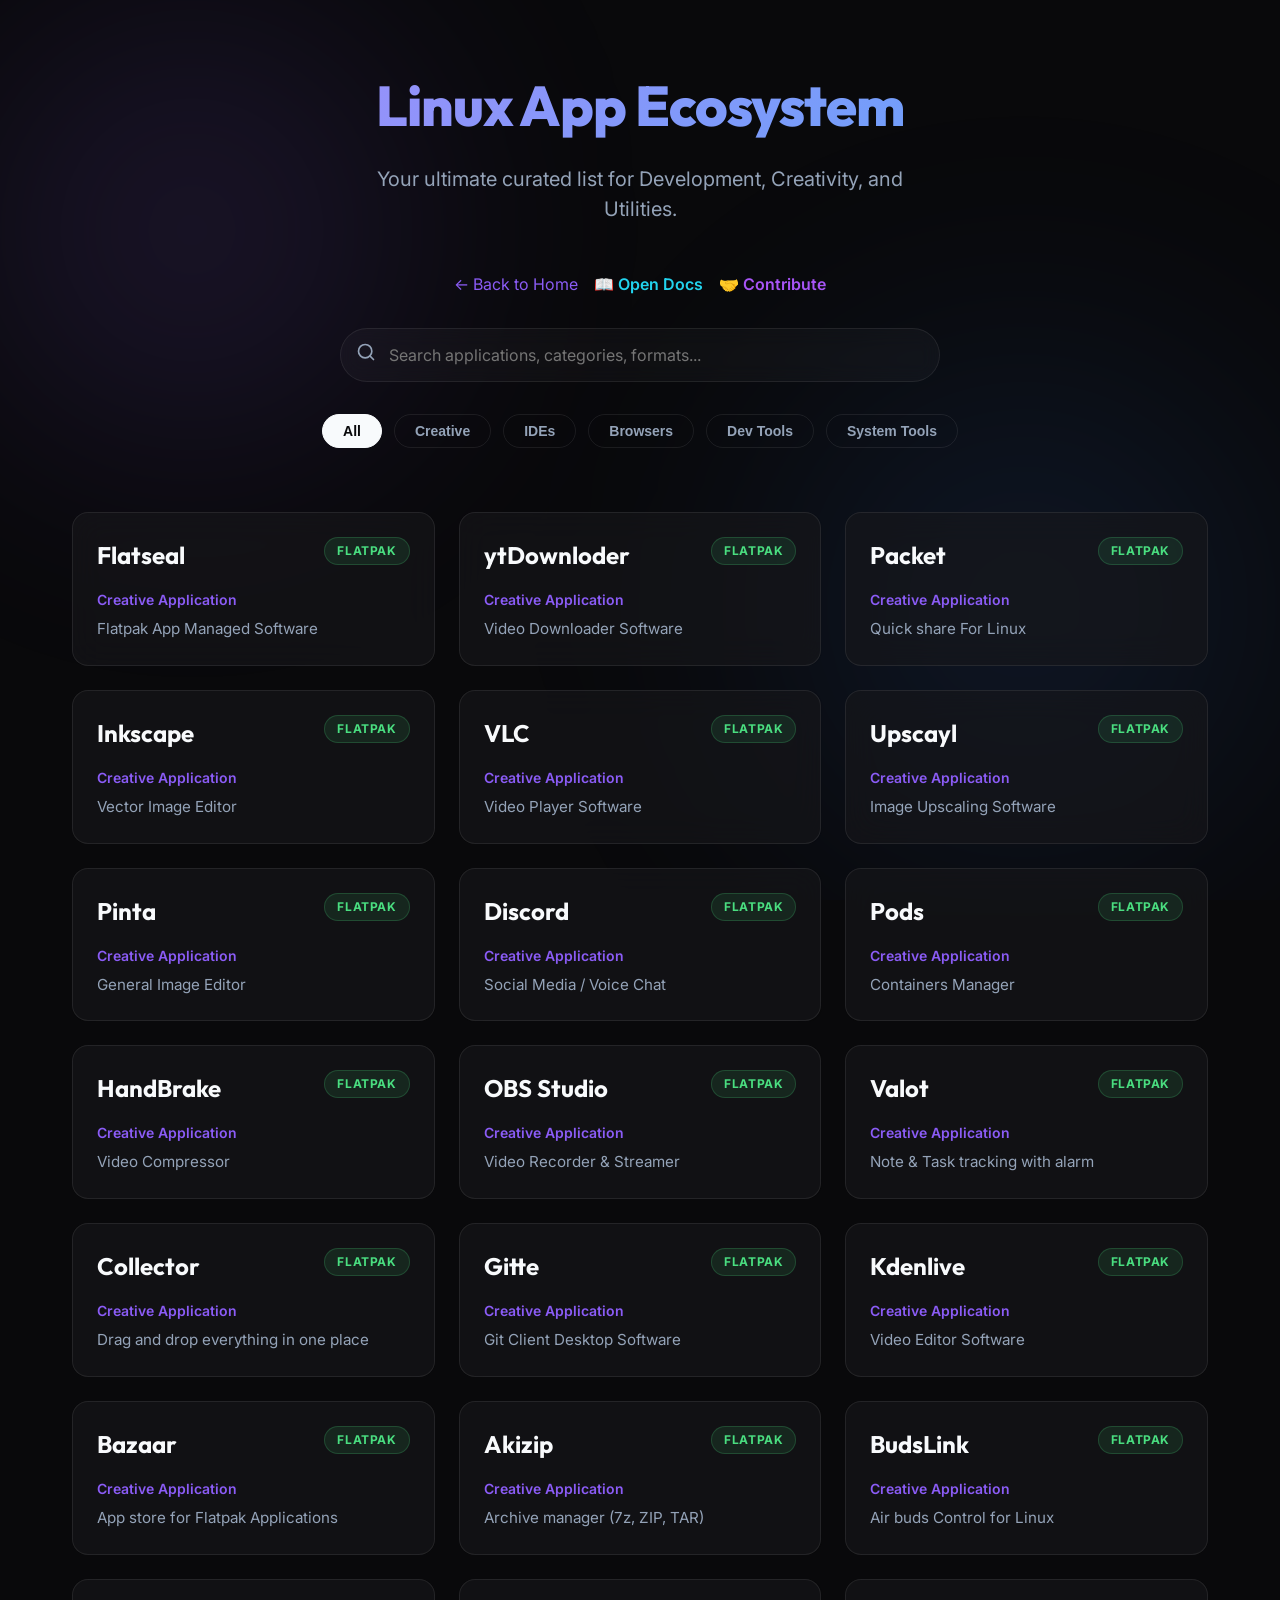
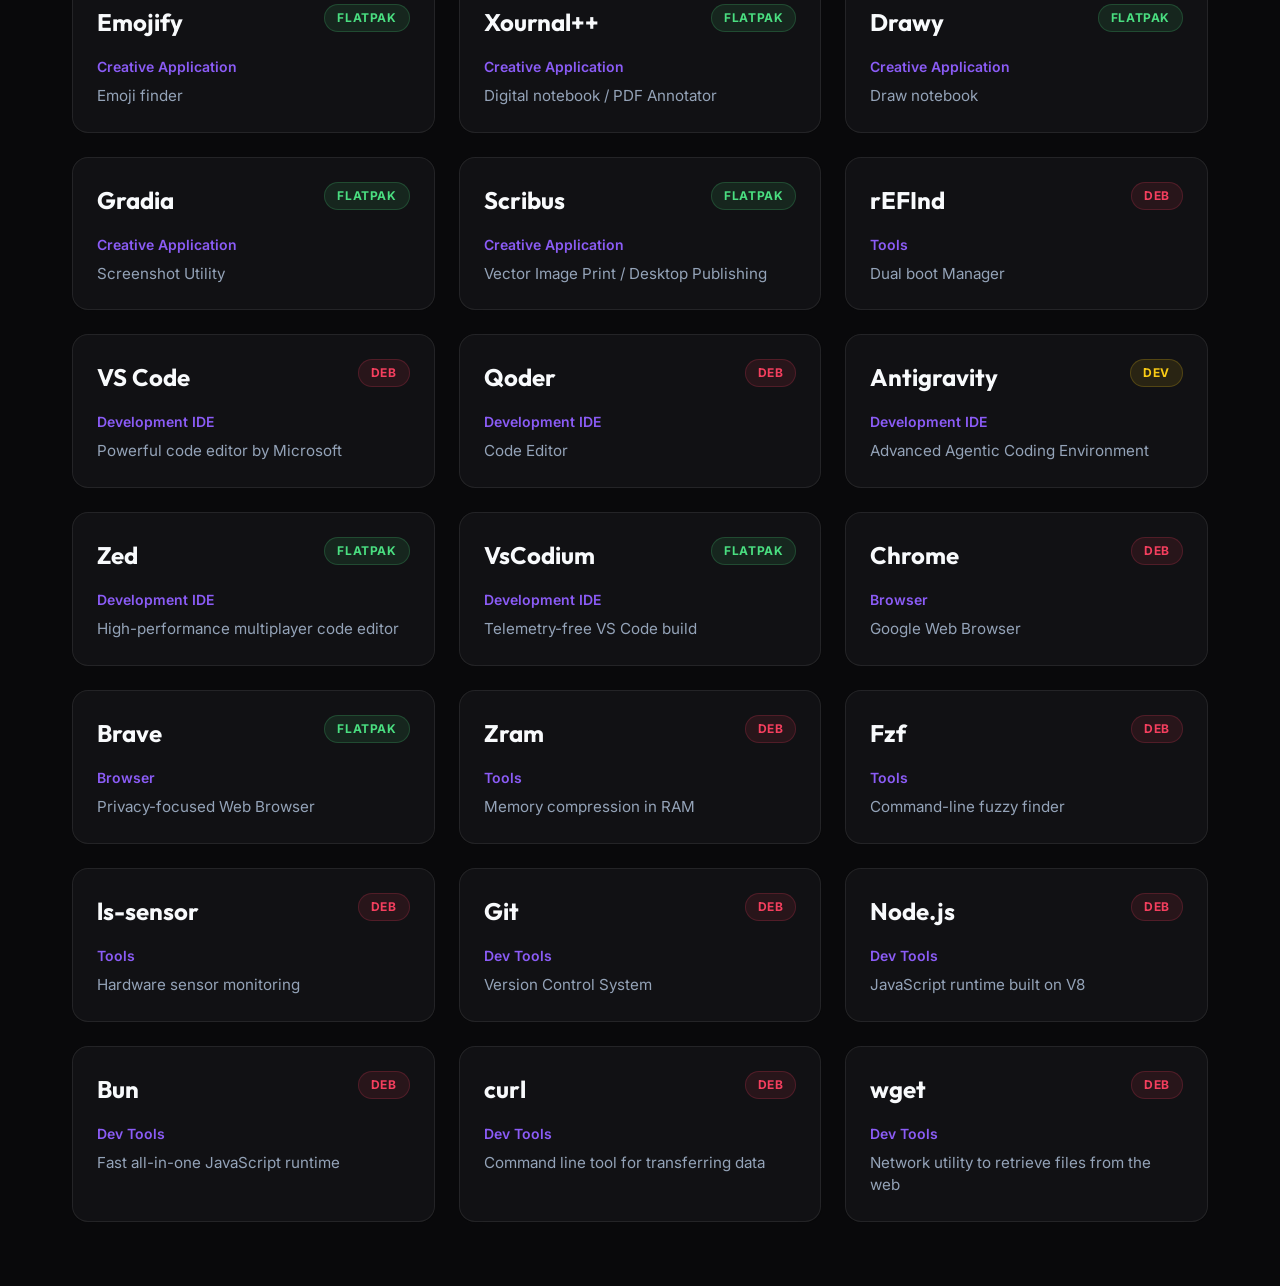
<file: docs/linux-setup.html>
<!DOCTYPE html>
<html lang="en">
<head>
    <meta charset="UTF-8">
    <meta name="viewport" content="width=device-width, initial-scale=1.0">
    
    <!-- Primary Meta Tags -->
    <title>Linux Dev &amp; Creative App Ecosystem — gladeshell</title>
    <meta name="title" content="Linux Dev &amp; Creative App Ecosystem — gladeshell">
    <meta name="description" content="A curated directory of essential Linux applications for developers, creators, and power users. Discover top IDEs, creative suites, dev tools, and utilities.">
    <meta name="keywords" content="linux apps, linux development environment, dev tools linux, creative apps linux, linux desktop tools, flatpak apps, snap apps, gladeshell linux setup">
    <meta name="author" content="Rihad Jahan Opu">
    <meta name="robots" content="index, follow">
    <meta name="theme-color" content="#0f172a">
    <link rel="canonical" href="https://gladeshell.netlify.app/linux-setup.html">

    <!-- Favicons -->
    <link rel="icon" type="image/svg+xml" href="favicon.svg">
    <link rel="icon" type="image/png" sizes="32x32" href="favicon-32x32.png">
    <link rel="icon" type="image/png" sizes="16x16" href="favicon-16x16.png">
    <link rel="shortcut icon" href="favicon.ico">
    <link rel="apple-touch-icon" sizes="180x180" href="apple-touch-icon.png">

    <!-- Open Graph / Facebook / LinkedIn -->
    <meta property="og:type" content="website">
    <meta property="og:url" content="https://gladeshell.netlify.app/linux-setup.html">
    <meta property="og:title" content="Linux Dev &amp; Creative App Ecosystem — gladeshell">
    <meta property="og:description" content="Curated directory of essential Linux applications for development, creative design, browsers, and power utilities.">
    <meta property="og:image" content="https://gladeshell.netlify.app/og-image.png">
    <meta property="og:image:width" content="1200">
    <meta property="og:image:height" content="630">
    <meta property="og:image:alt" content="gladeshell Linux Application Ecosystem Banner">
    <meta property="og:site_name" content="gladeshell">
    <meta property="og:locale" content="en_US">

    <!-- Twitter Cards -->
    <meta name="twitter:card" content="summary_large_image">
    <meta name="twitter:url" content="https://gladeshell.netlify.app/linux-setup.html">
    <meta name="twitter:title" content="Linux Dev &amp; Creative App Ecosystem — gladeshell">
    <meta name="twitter:description" content="Curated list of essential applications for a modern Linux development and creative environment.">
    <meta name="twitter:image" content="https://gladeshell.netlify.app/og-image.png">
    <meta name="twitter:creator" content="@rihadjahanopu">

    <!-- Fonts & Styles -->
    <link href="https://fonts.googleapis.com/css2?family=Inter:wght@300;400;600&family=Outfit:wght@400;700;800&display=swap" rel="stylesheet">
    <link rel="stylesheet" href="linux-setup.css">

    <!-- Schema.org JSON-LD Structured Data -->
    <script type="application/ld+json">
    {
      "@context": "https://schema.org",
      "@type": "CollectionPage",
      "name": "Linux Dev & Creative App Ecosystem",
      "url": "https://gladeshell.netlify.app/linux-setup.html",
      "description": "Curated directory of essential applications for Linux development and creative workflows.",
      "publisher": {
        "@type": "Person",
        "name": "Rihad Jahan Opu",
        "url": "https://github.com/rihadjahanopu"
      },
      "isPartOf": {
        "@type": "WebSite",
        "name": "gladeshell",
        "url": "https://gladeshell.netlify.app/"
      }
    }
    </script>
</head>
<body>
    <div class="background-elements">
        <div class="blob blob-1"></div>
        <div class="blob blob-2"></div>
    </div>

    <main class="container">
        <header>
            <h1 class="gradient-text">Linux App Ecosystem</h1>
            <p class="subtitle">Your ultimate curated list for Development, Creativity, and Utilities.</p>
            <div style="margin-bottom: 2rem; display: flex; gap: 16px; justify-content: center; flex-wrap: wrap;">
                <a href="index.html" style="color: var(--accent-primary); text-decoration: none;">&larr; Back to Home</a>
                <a href="docs.html" style="color: #22d3ee; text-decoration: none; font-weight: 600;">📖 Open Docs</a>
                <a href="contribute.html" style="color: #a855f7; text-decoration: none; font-weight: 600;">🤝 Contribute</a>
            </div>
            
            <div class="search-container">
                <input type="text" id="searchInput" placeholder="Search applications, categories, formats..." autocomplete="off">
                <div class="search-icon">
                    <svg width="20" height="20" viewBox="0 0 24 24" fill="none" stroke="currentColor" stroke-width="2" stroke-linecap="round" stroke-linejoin="round"><circle cx="11" cy="11" r="8"></circle><line x1="21" y1="21" x2="16.65" y2="16.65"></line></svg>
                </div>
            </div>
            
            <div class="filters" id="categoryFilters">
                <button class="filter-btn active" data-filter="all">All</button>
                <button class="filter-btn" data-filter="Creative Application">Creative</button>
                <button class="filter-btn" data-filter="Development IDE">IDEs</button>
                <button class="filter-btn" data-filter="Browser">Browsers</button>
                <button class="filter-btn" data-filter="Dev Tools">Dev Tools</button>
                <button class="filter-btn" data-filter="Tools">System Tools</button>
            </div>
        </header>

        <div class="app-grid" id="appGrid">
            <!-- Cards will be dynamically injected here via JS -->
        </div>
    </main>

    <script src="linux-setup.js"></script>
</body>
</html>
</file>
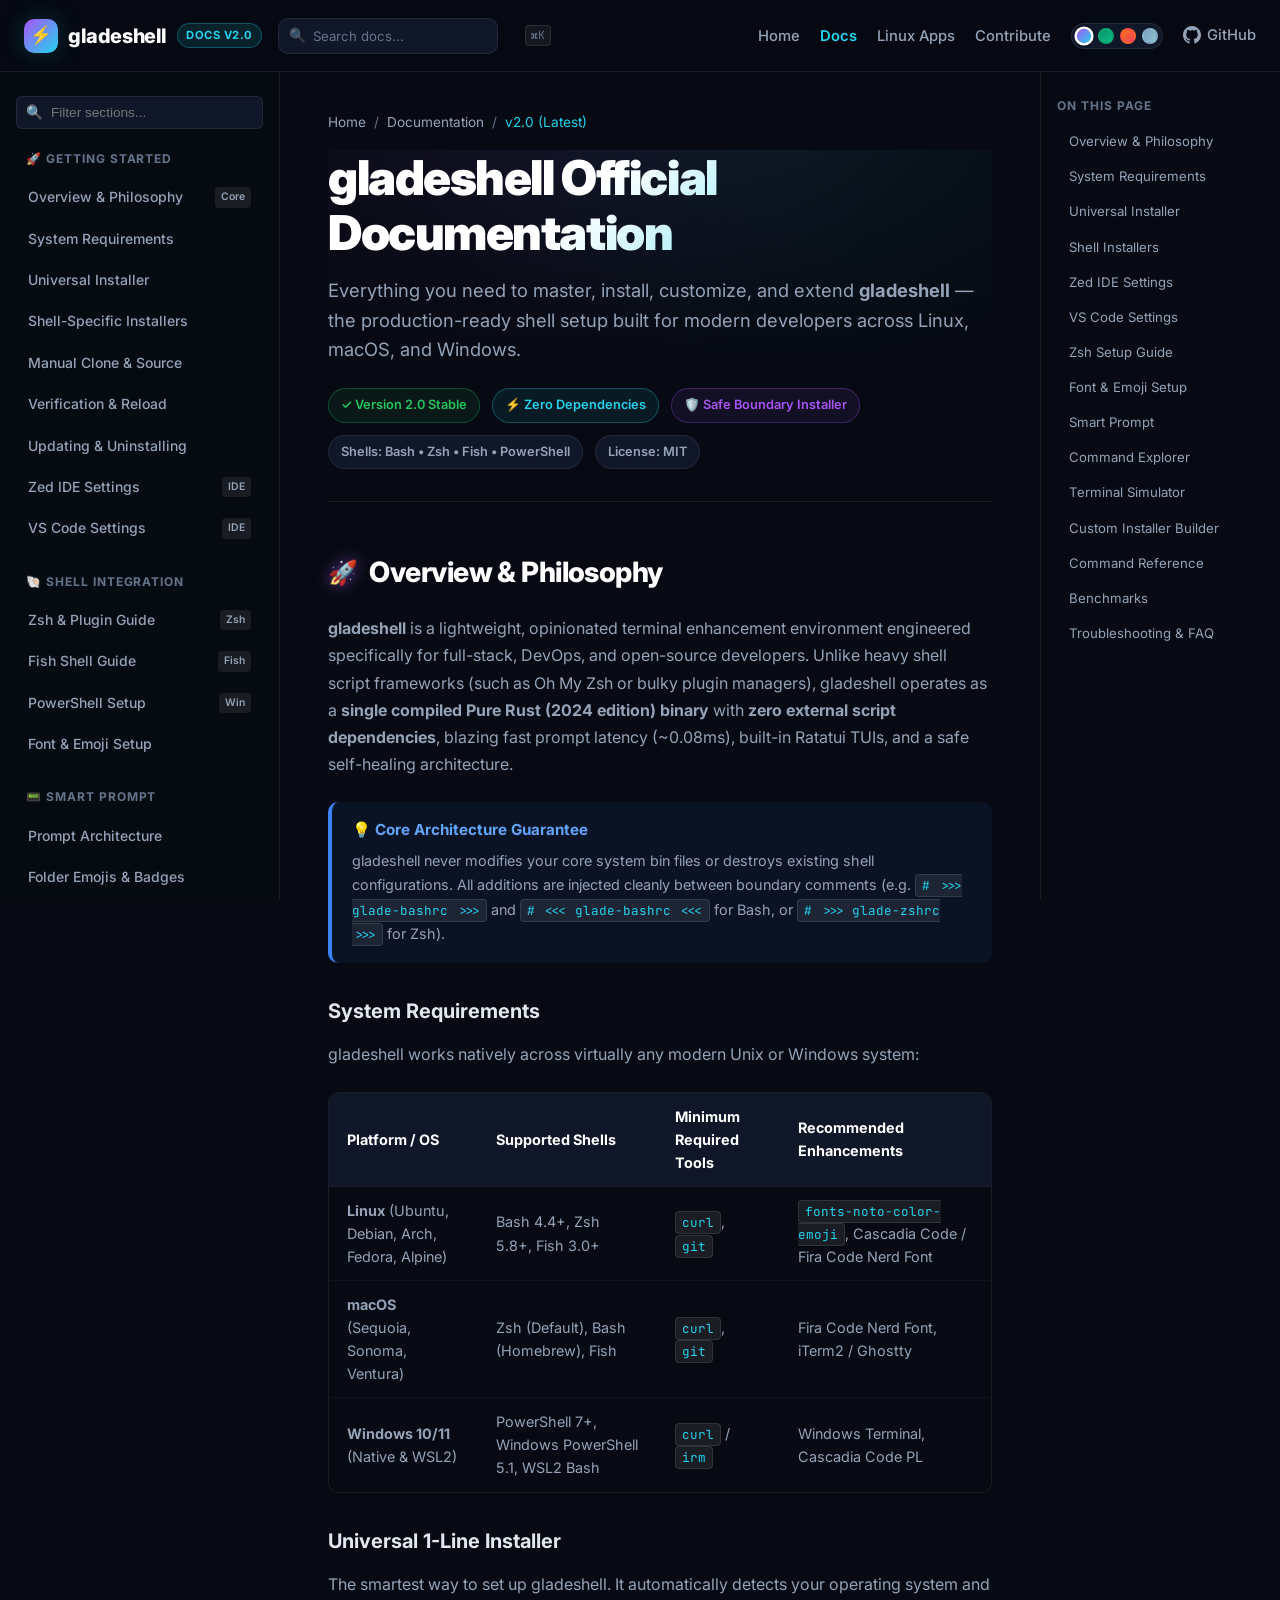
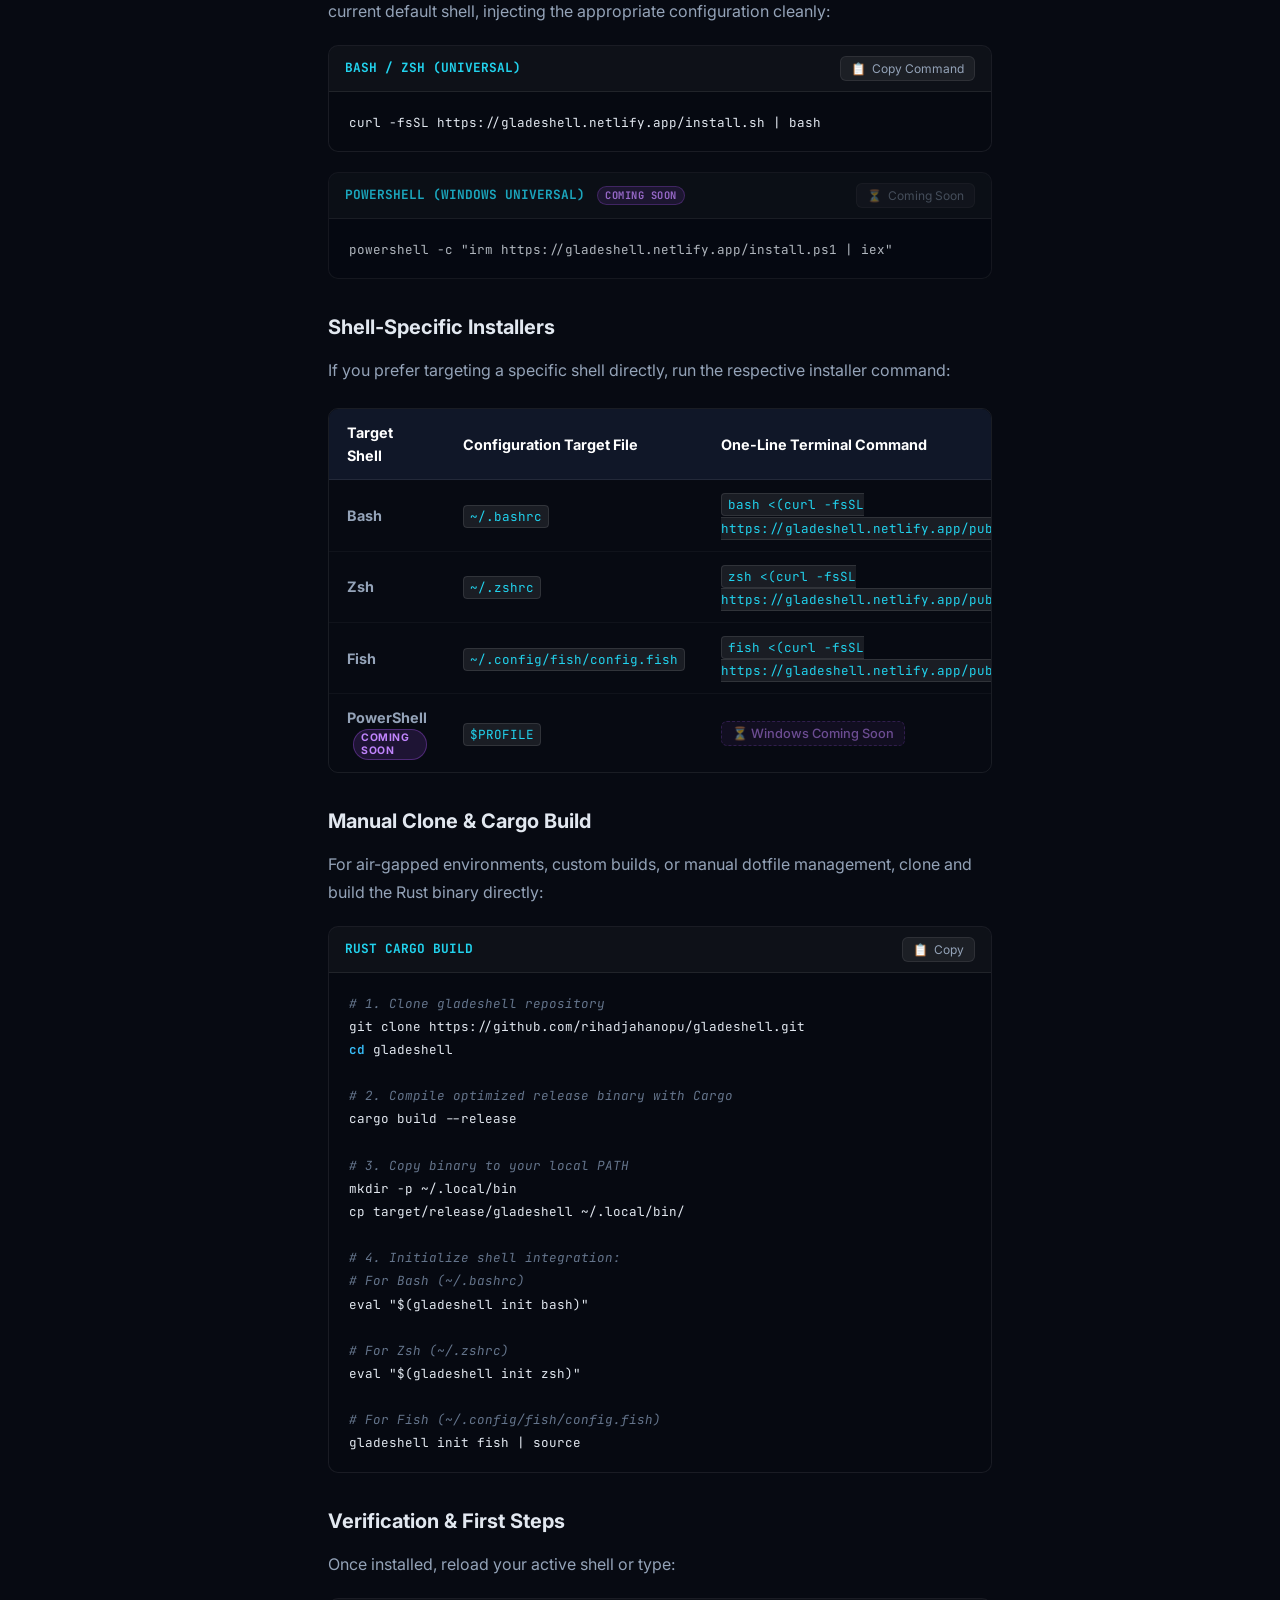
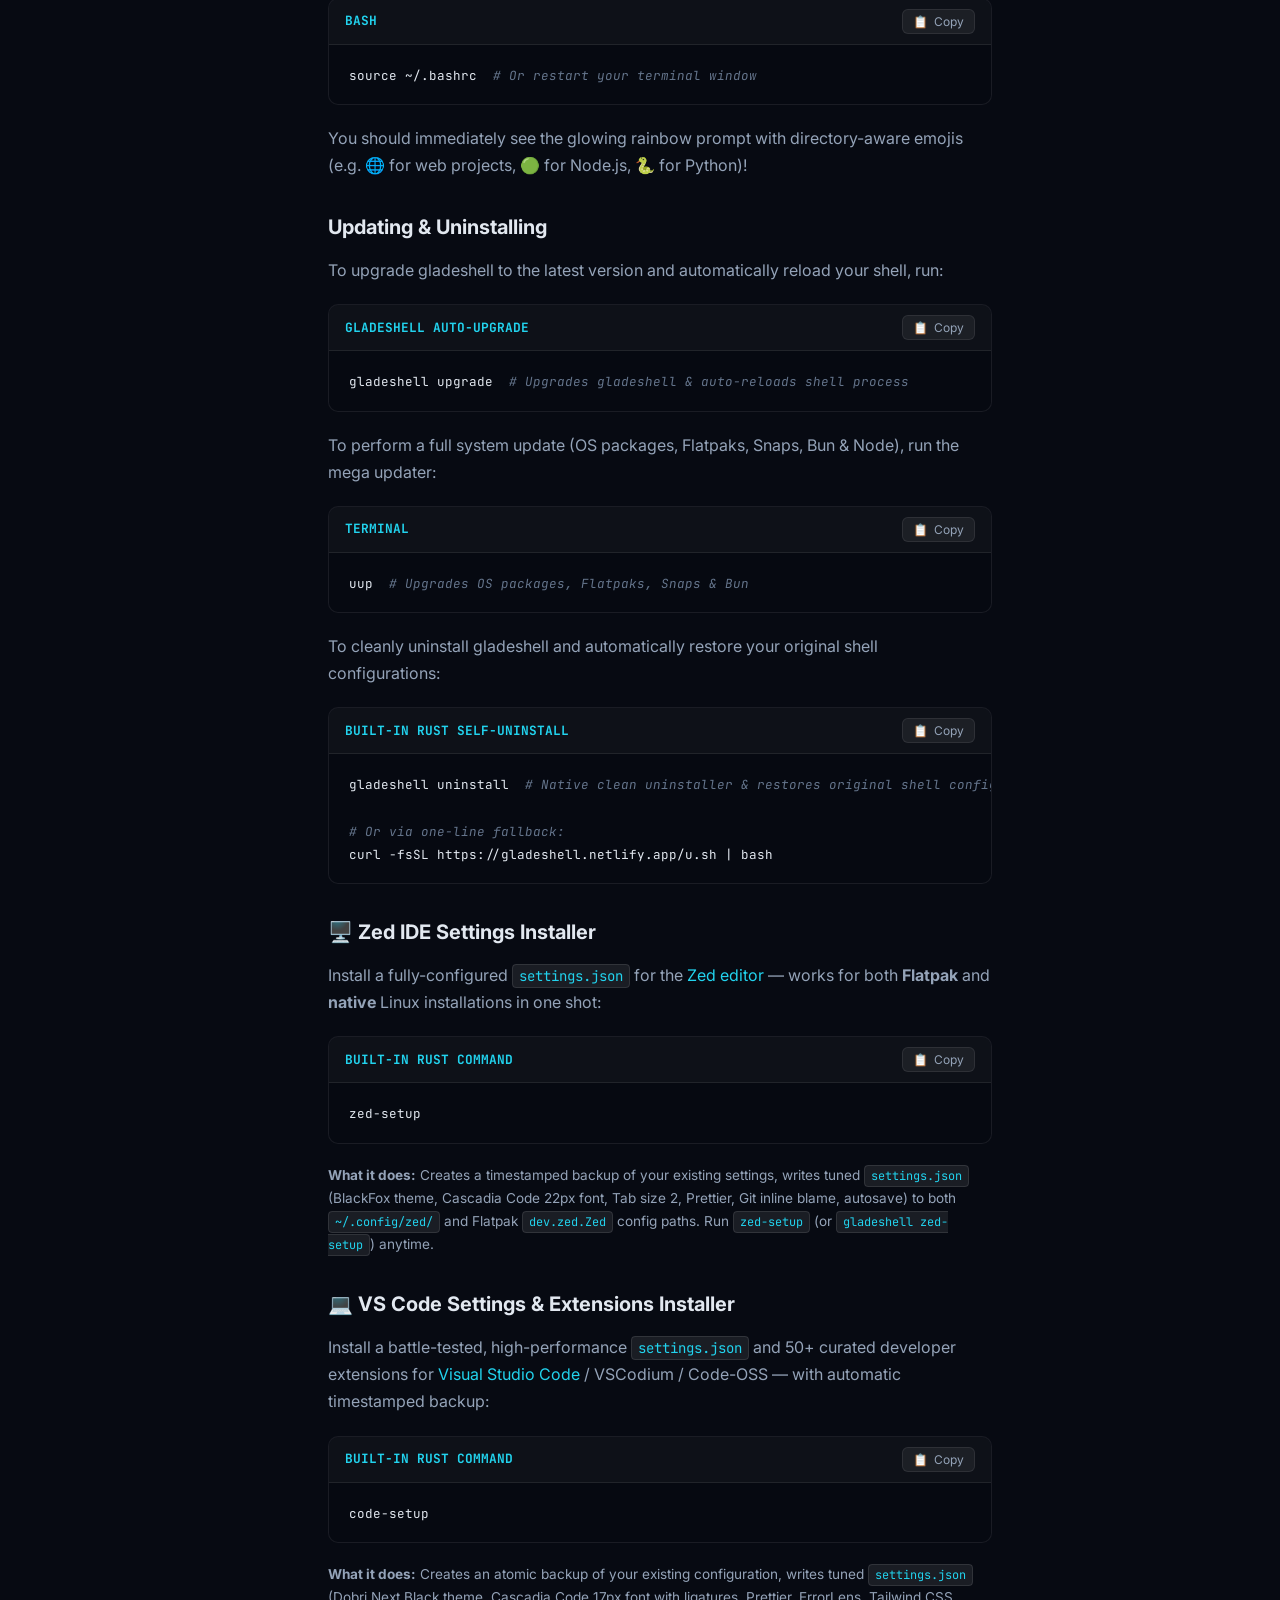
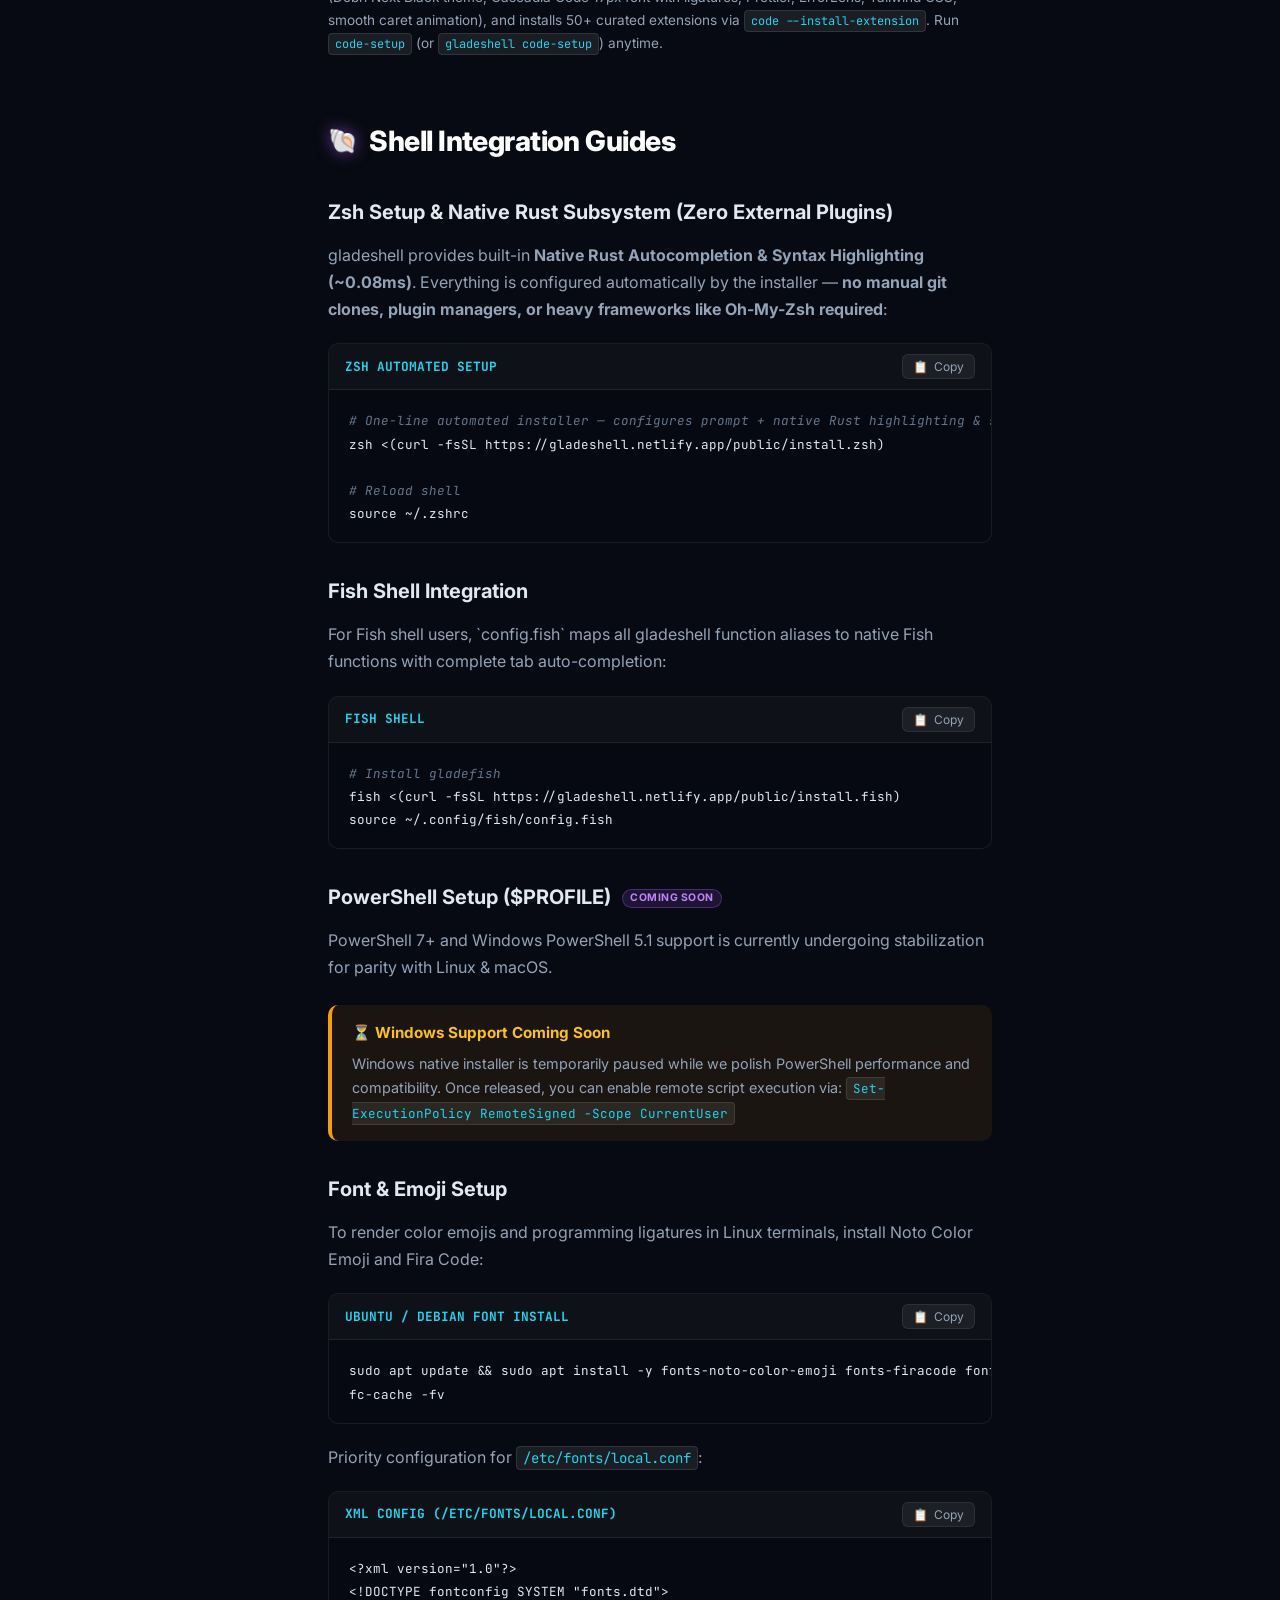
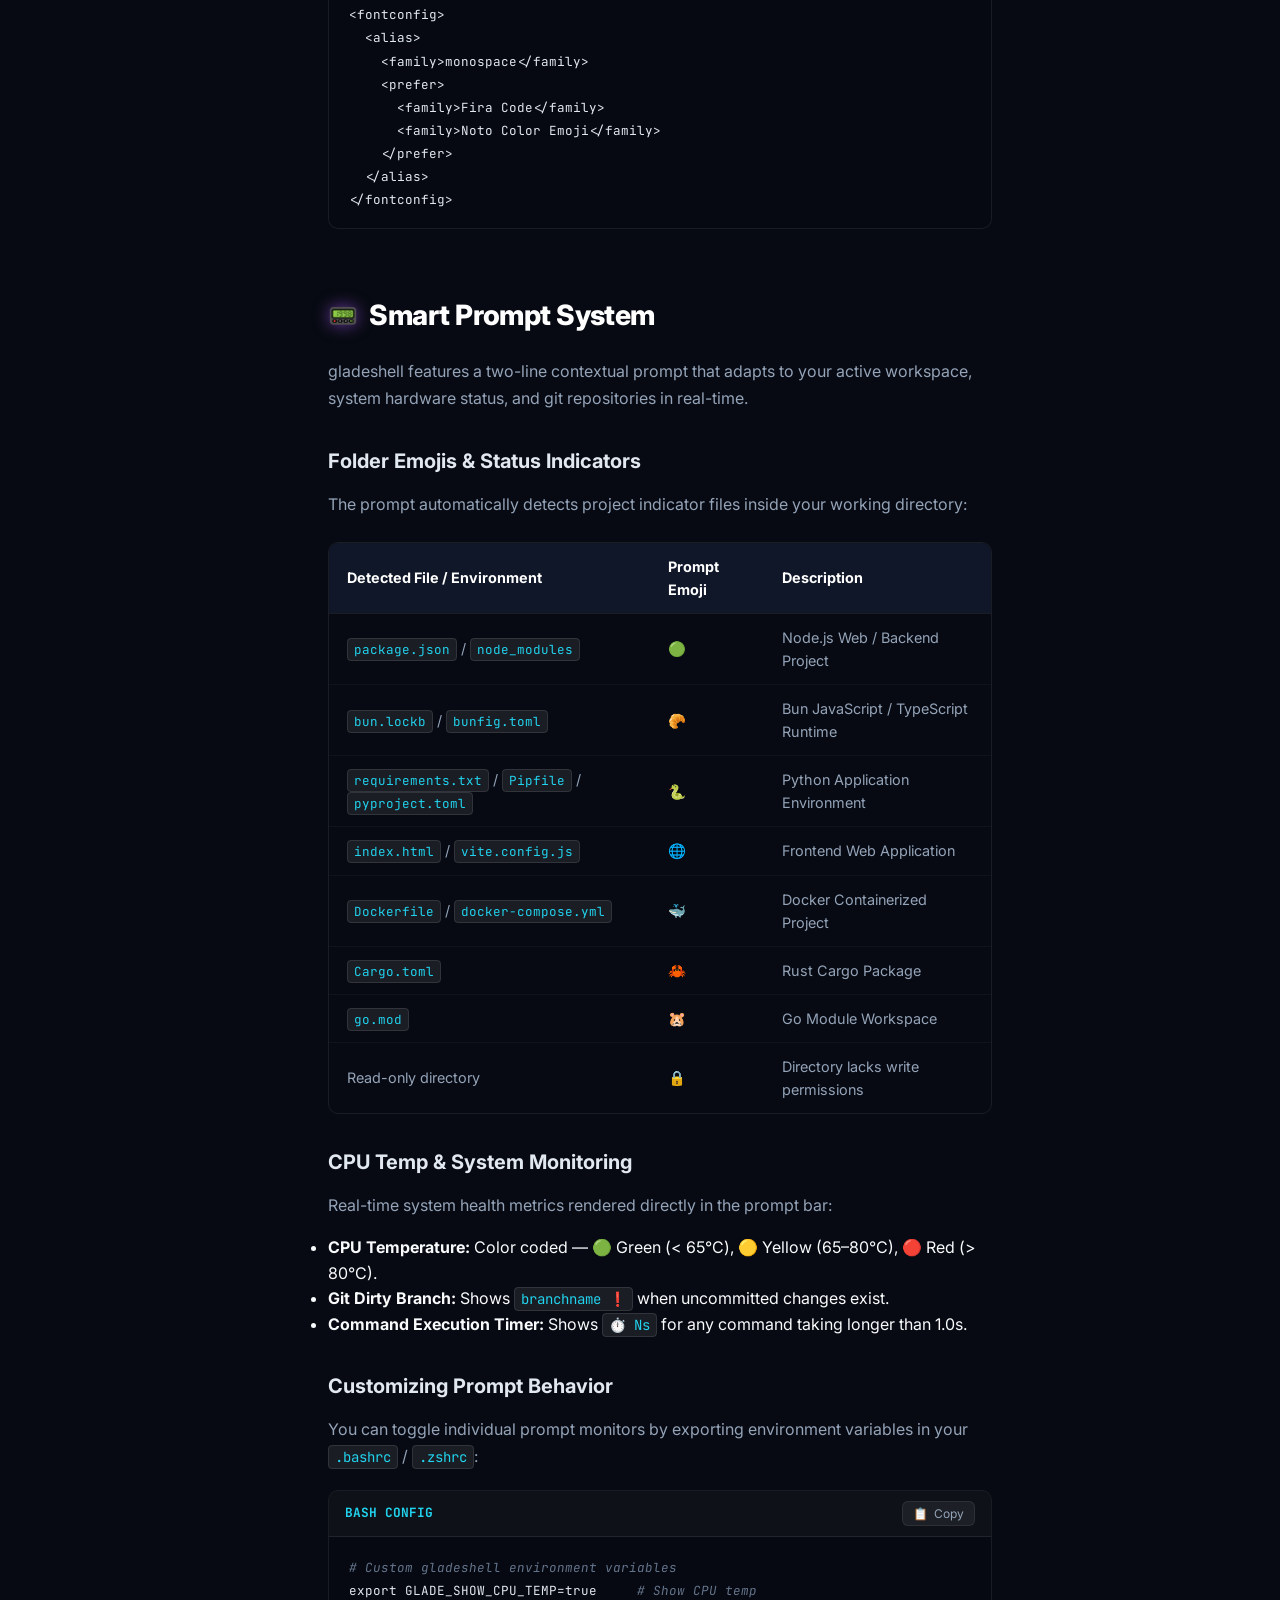
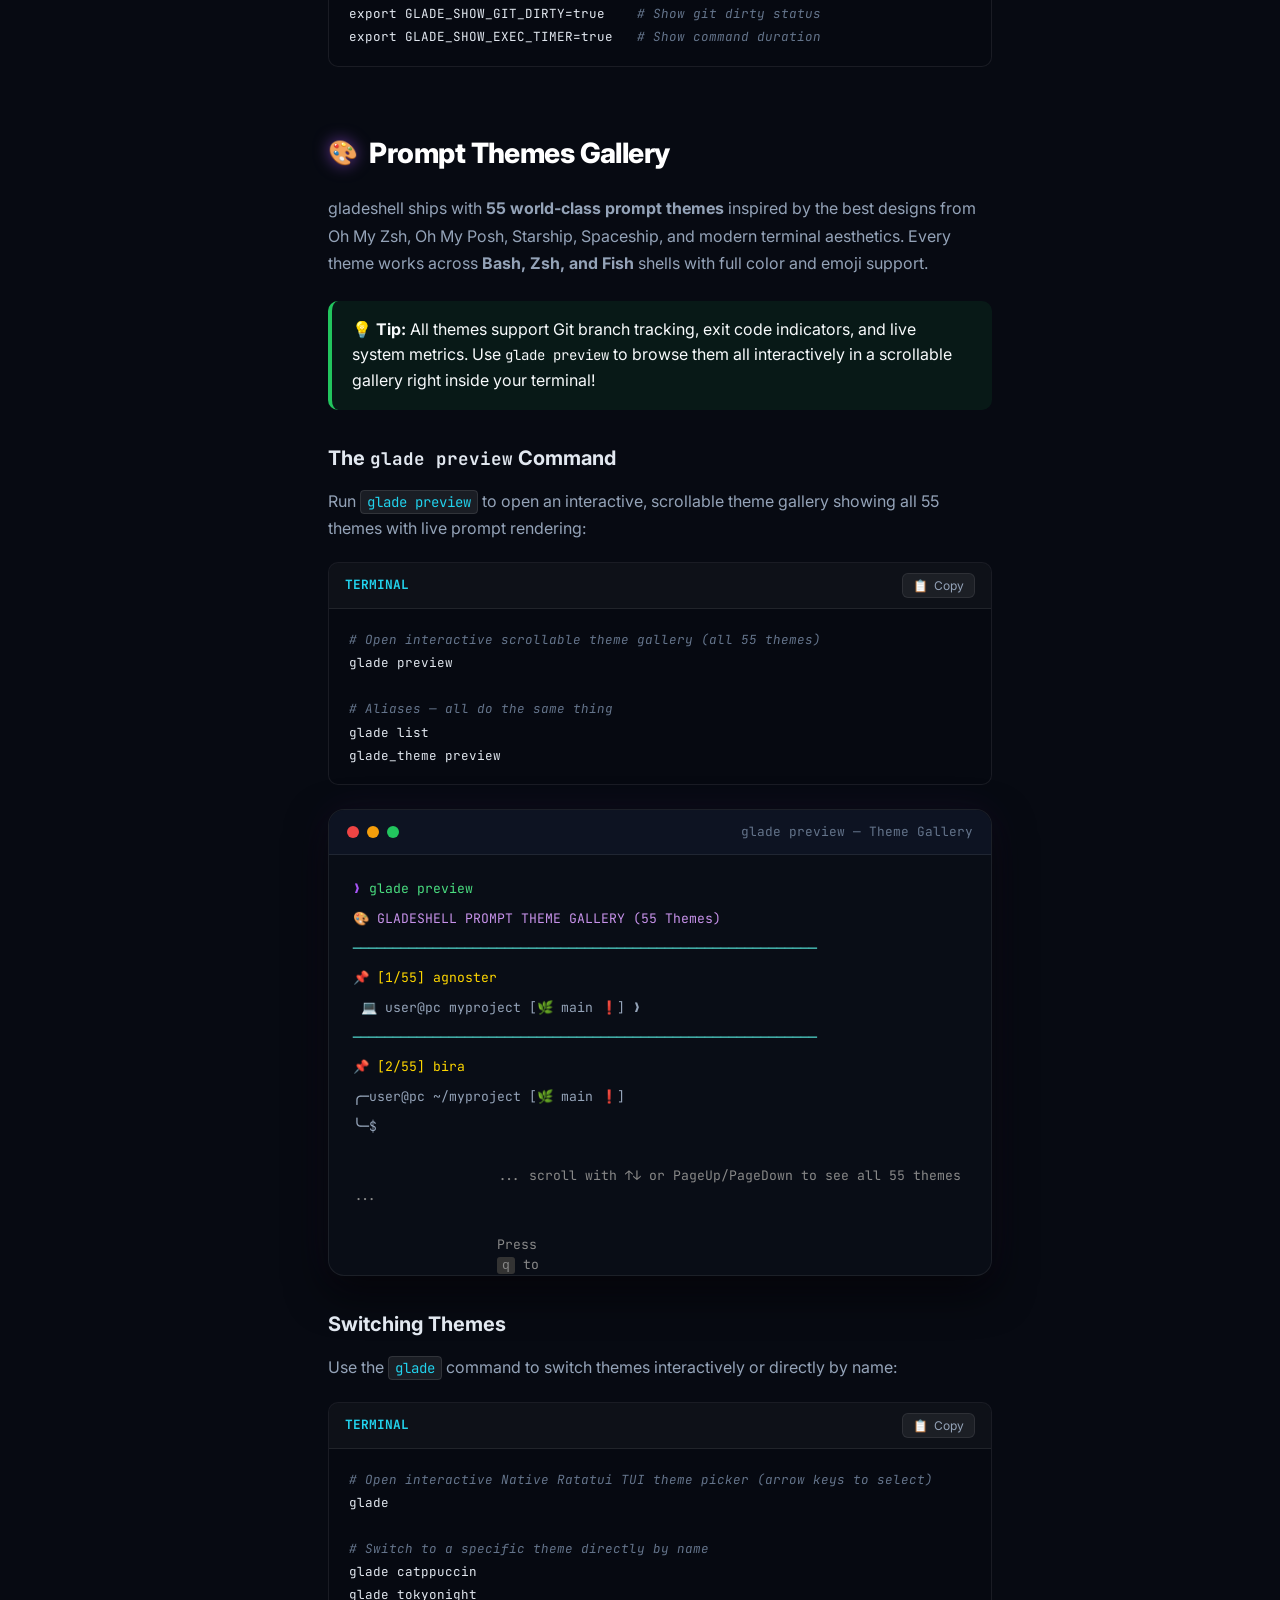
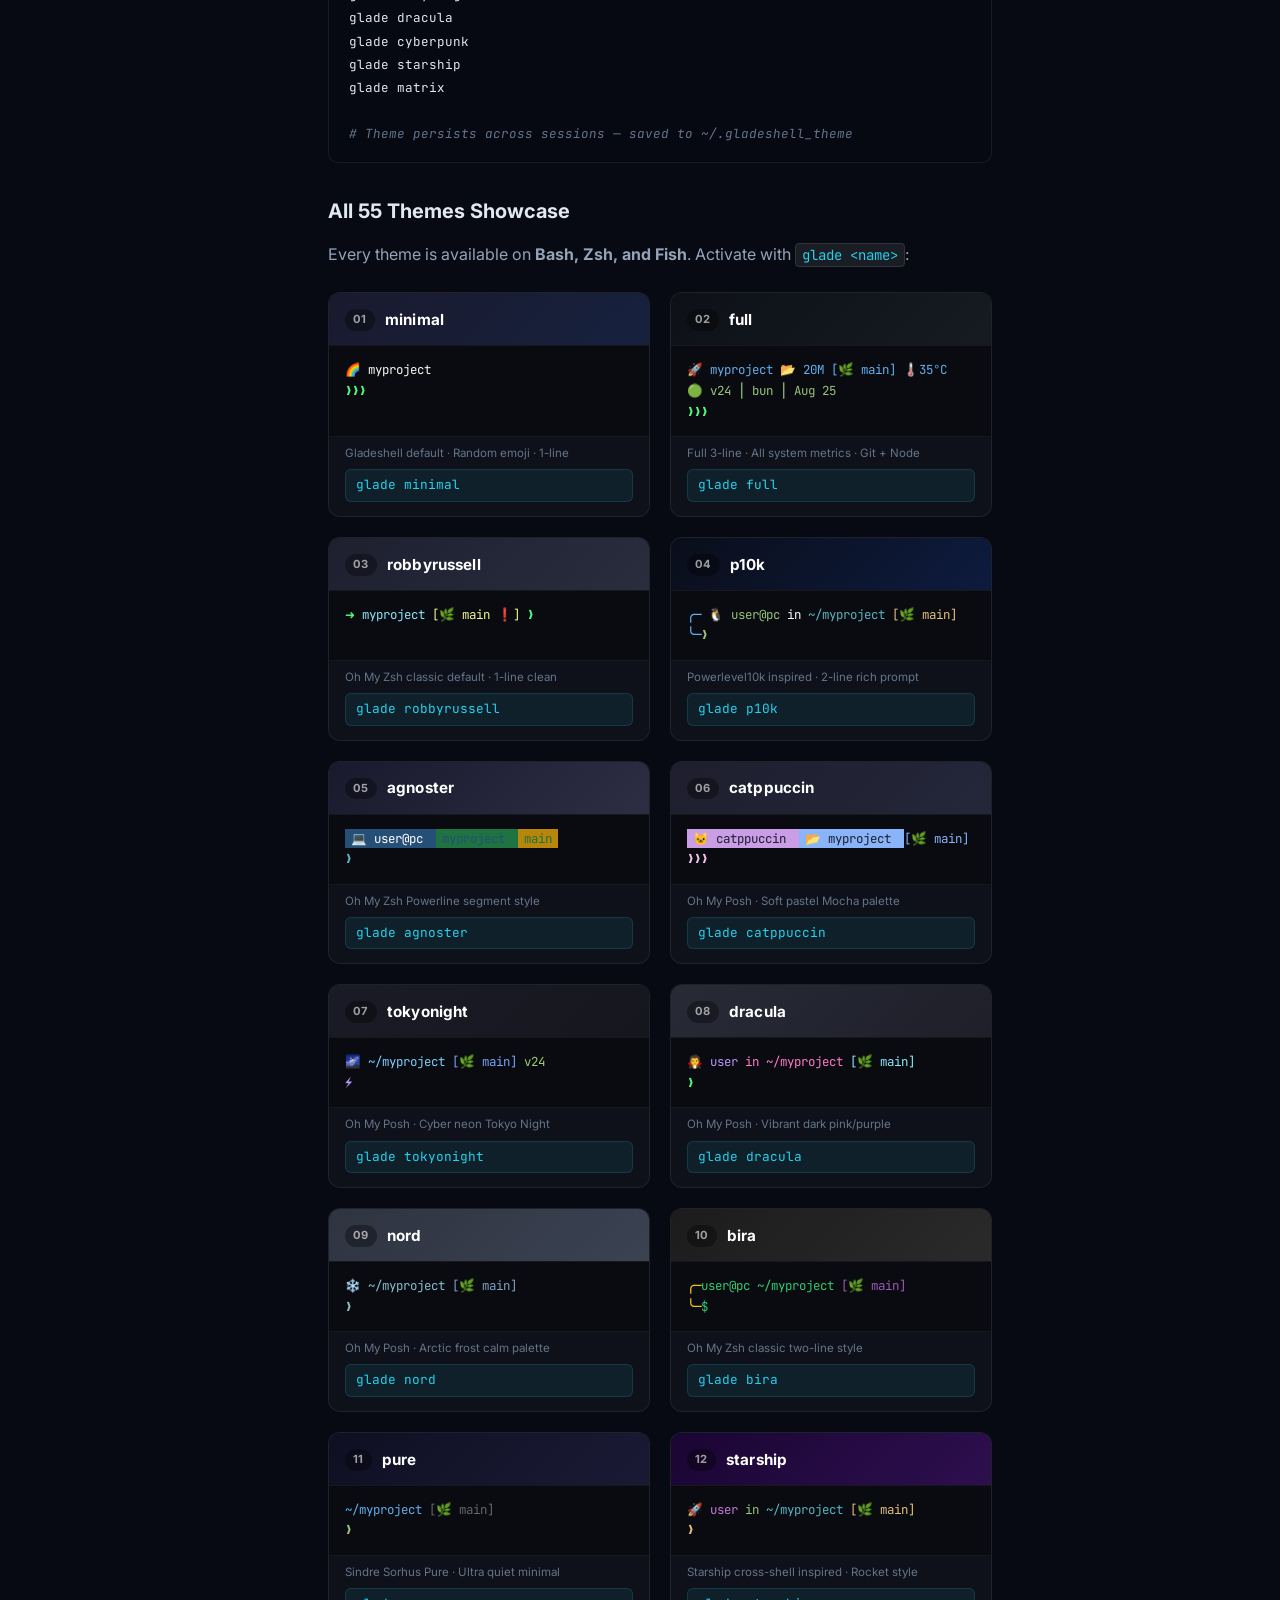
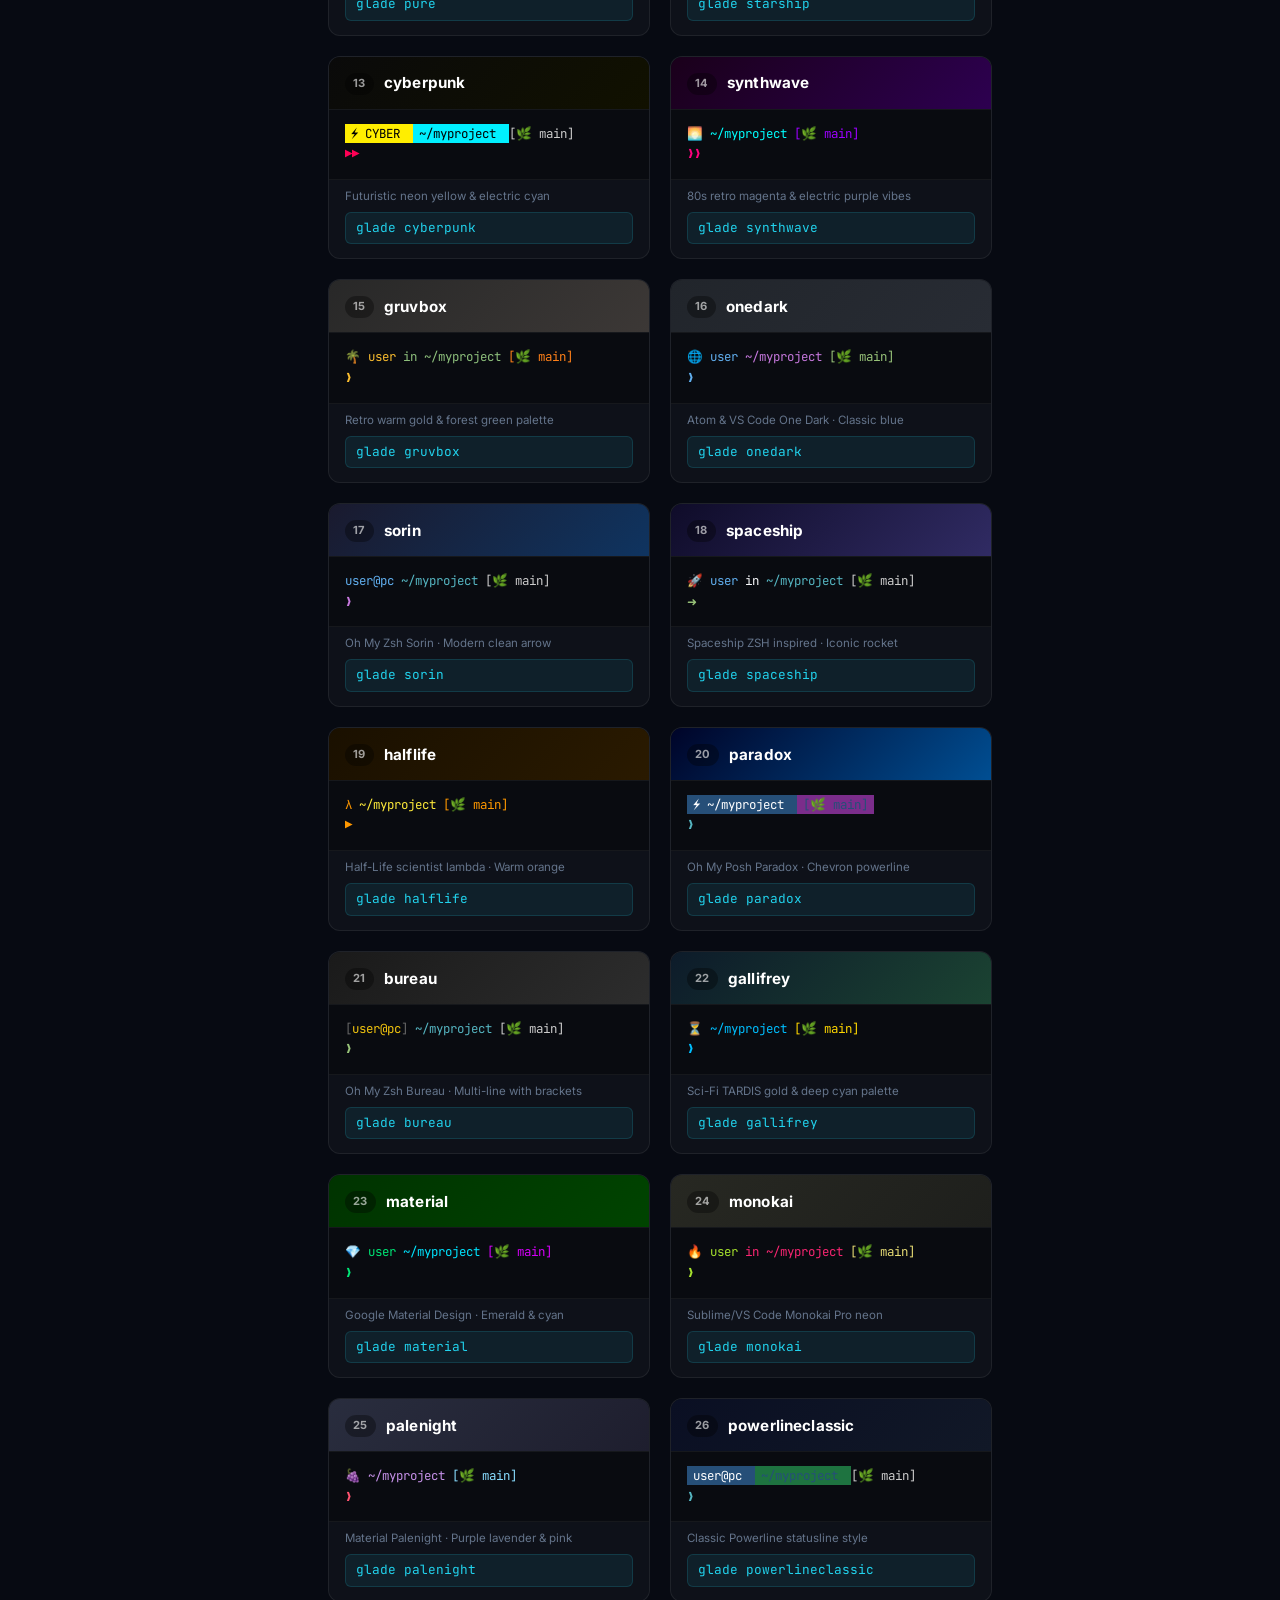
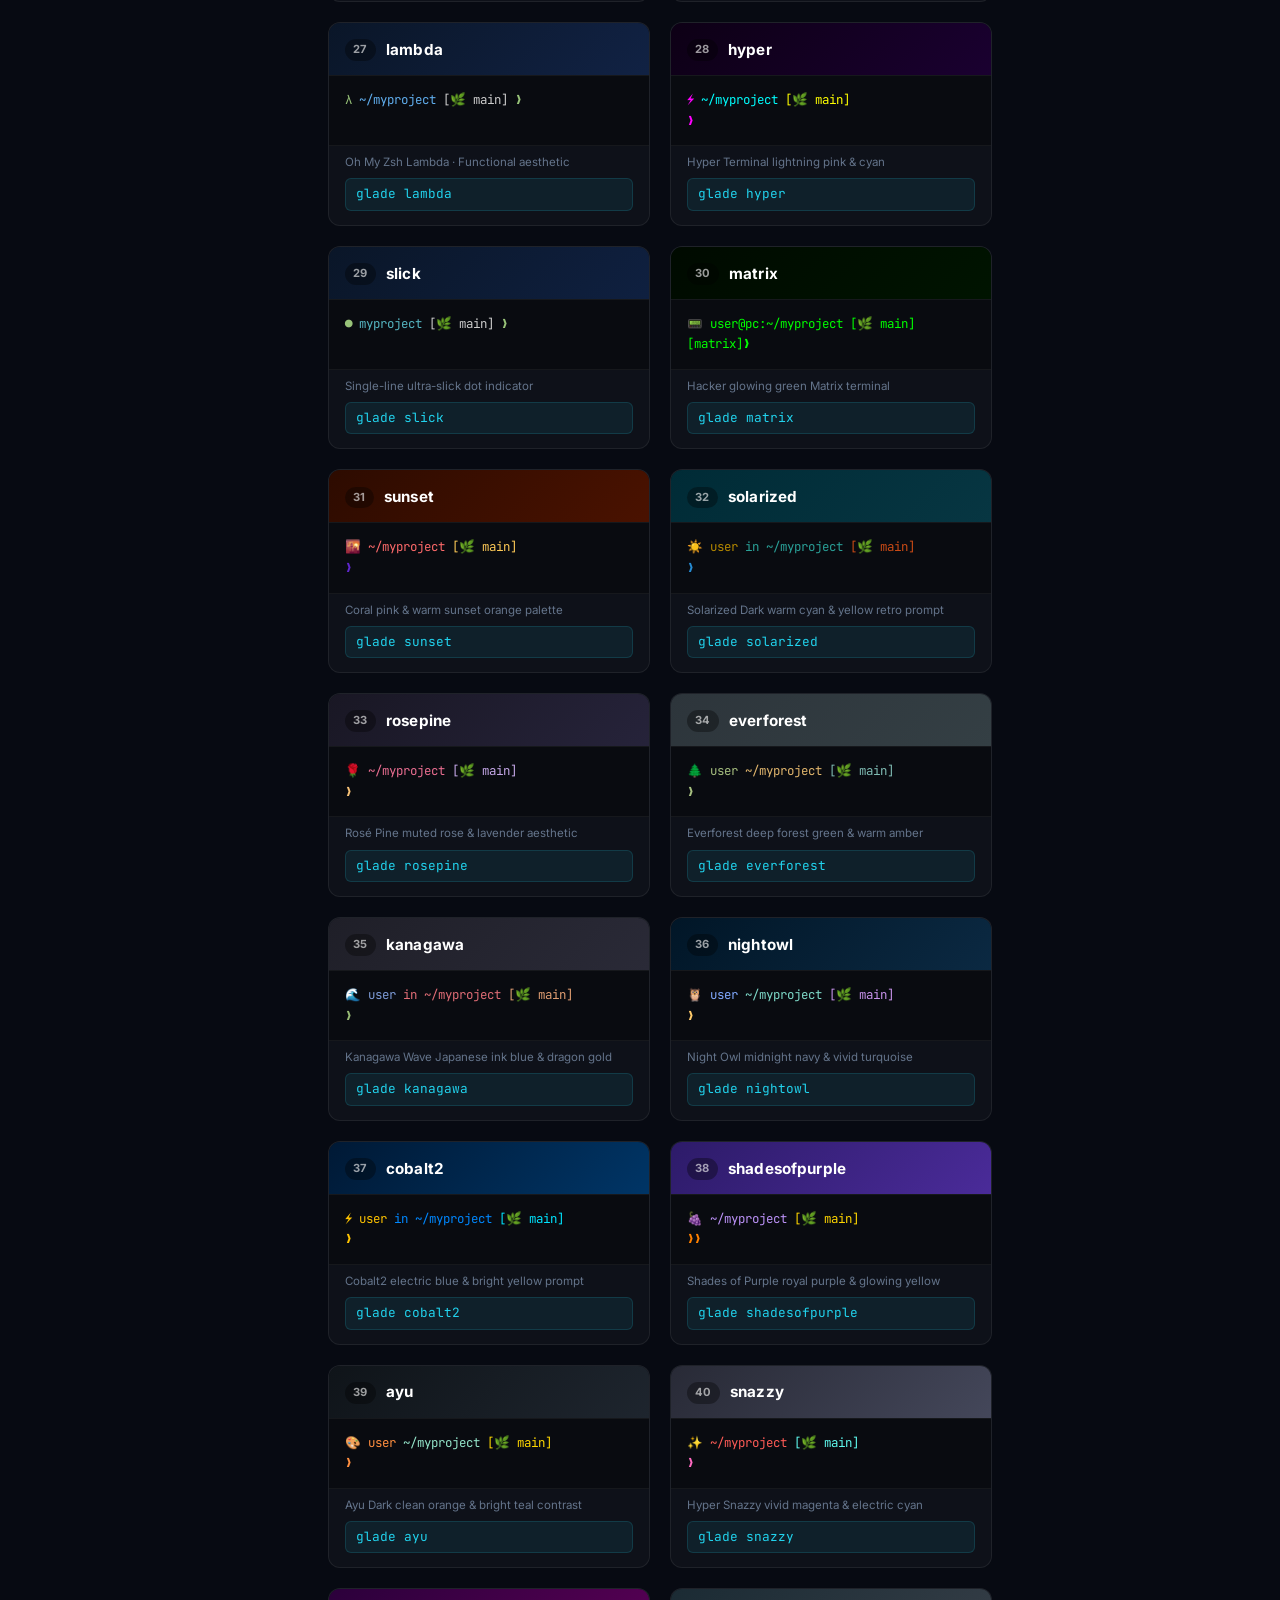
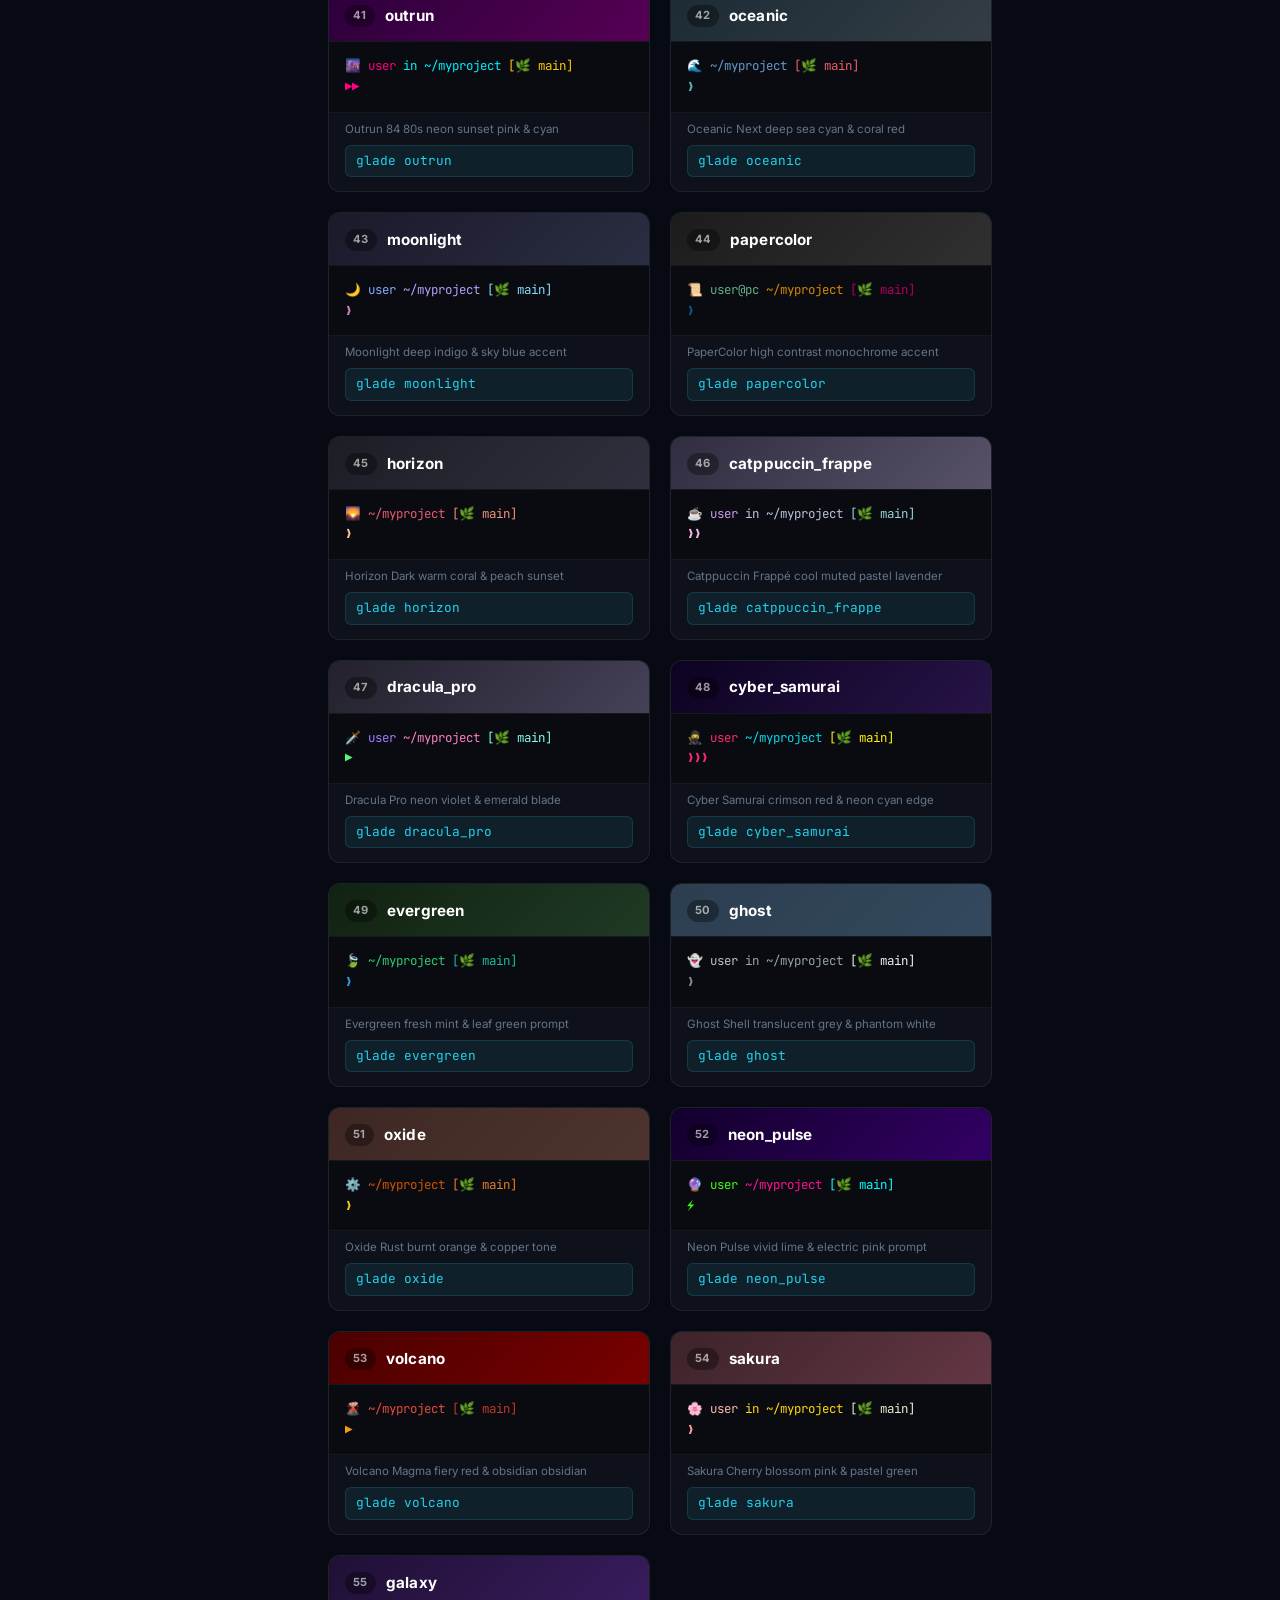
<file: web/docs.html>
<!doctype html>
<html lang="en">
  <head>
    <meta charset="UTF-8" />
    <meta name="viewport" content="width=device-width, initial-scale=1.0" />

    <!-- Primary Meta Tags -->
    <title>gladeshell Official Documentation — Professional Shell Setup & Command Reference</title>
    <meta
      name="title"
      content="gladeshell Official Documentation — Professional Shell Setup & Command Reference"
    />
    <meta
      name="description"
      content="Complete documentation, installation guides, interactive command reference, keyboard shortcuts, and architecture specs for gladeshell (Bash, Zsh, Fish & PowerShell)."
    />
    <meta
      name="keywords"
      content="gladeshell docs, gladeshell documentation, bash prompt guide, zsh setup, powershell profile, terminal aliases, git shortcuts, docker shortcuts, ffmpeg CLI tool"
    />
    <meta name="author" content="Rihad Jahan Opu" />
    <meta name="robots" content="index, follow" />
    <meta name="theme-color" content="#070a12" />
    <link rel="canonical" href="https://gladeshell.netlify.app/docs.html" />

    <!-- Favicons -->
    <link rel="icon" type="image/svg+xml" href="favicon.svg" />
    <link rel="icon" type="image/png" sizes="32x32" href="favicon-32x32.png" />
    <link rel="icon" type="image/png" sizes="16x16" href="favicon-16x16.png" />
    <link rel="shortcut icon" href="favicon.ico" />
    <link rel="apple-touch-icon" sizes="180x180" href="apple-touch-icon.png" />

    <!-- Open Graph / Social -->
    <meta property="og:type" content="website" />
    <meta property="og:url" content="https://gladeshell.netlify.app/docs.html" />
    <meta property="og:title" content="gladeshell Official Documentation" />
    <meta
      property="og:description"
      content="Comprehensive guides, installation instructions, interactive command reference, keyboard shortcuts, and architecture specs for Bash, Zsh, Fish & PowerShell."
    />
    <meta property="og:image" content="https://gladeshell.netlify.app/og-image.png" />
    <meta property="og:site_name" content="gladeshell" />

    <!-- Fonts & Styles -->
    <link rel="preconnect" href="https://fonts.googleapis.com" />
    <link rel="preconnect" href="https://fonts.gstatic.com" crossorigin />
    <link
      href="https://fonts.googleapis.com/css2?family=Inter:wght@300;400;500;600;700;800;900&family=JetBrains+Mono:ital,wght@0,400;0,600;0,700;1,400&display=swap"
      rel="stylesheet"
    />
    <link rel="stylesheet" href="docs.css" />
    <style>
      /* Mobile: Prevent all horizontal scrolling and off-screen gutter */
      @media (max-width: 992px) {
        html,
        body {
          overflow-x: hidden !important;
          max-width: 100vw !important;
          width: 100% !important;
        }
        .docs-layout {
          overflow-x: hidden !important;
          max-width: 100vw !important;
          width: 100% !important;
        }
        .docs-content {
          max-width: 100vw !important;
          overflow-x: hidden !important;
          min-width: 0 !important;
        }
      }
      /* Desktop: Ensure sticky sidebar and TOC work seamlessly */
      @media (min-width: 993px) {
        html,
        body {
          overflow-x: clip !important;
        }
        .docs-layout {
          overflow-x: visible !important;
        }
        .docs-sidebar {
          position: -webkit-sticky !important;
          position: sticky !important;
          top: var(--header-height, 72px) !important;
          align-self: flex-start !important;
          height: calc(100vh - var(--header-height, 72px)) !important;
          overflow-y: auto !important;
        }
        .docs-toc {
          position: -webkit-sticky !important;
          position: sticky !important;
          top: var(--header-height, 72px) !important;
          align-self: flex-start !important;
          height: calc(100vh - var(--header-height, 72px)) !important;
          overflow-y: auto !important;
        }
      }
    </style>
    <!-- AI Agent & LLM Context Discovery Links -->
    <link
      rel="alternate"
      type="text/markdown"
      href="https://gladeshell.netlify.app/AGENT.md"
      title="AI Agent Specification (AGENT.md)"
    />
    <link
      rel="alternate"
      type="text/markdown"
      href="https://gladeshell.netlify.app/llms.txt"
      title="LLM Context Document (llms.txt)"
    />
    <meta name="ai-agent" content="https://gladeshell.netlify.app/AGENT.md" />

    <!-- Schema.org JSON-LD -->
    <script type="application/ld+json">
      {
        "@context": "https://schema.org",
        "@type": "TechArticle",
        "name": "gladeshell Documentation",
        "url": "https://gladeshell.netlify.app/docs.html",
        "description": "Official documentation for gladeshell terminal environment.",
        "author": {
          "@type": "Person",
          "name": "Rihad Jahan Opu",
          "url": "https://github.com/rihadjahanopu"
        }
      }
    </script>
  </head>
  <body>
    <!-- Scroll Progress Bar -->
    <div class="scroll-progress-bar" id="scroll-progress-bar"></div>

    <!-- ============================================================
       TOP NAVBAR
       ============================================================ -->
    <nav class="docs-nav">
      <div class="docs-nav-left">
        <button class="mobile-menu-btn" id="mobile-menu-btn" aria-label="Toggle Navigation">
          ☰
        </button>
        <a href="index.html" class="docs-logo">
          <span class="docs-logo-icon">⚡</span>
          <span>gladeshell</span>
          <span class="docs-badge">Docs v2.0</span>
        </a>

        <!-- Navbar Inline Autocomplete Search -->
        <div class="nav-search-wrap" id="nav-search-wrap">
          <span class="nav-search-icon">🔍</span>
          <input
            type="text"
            id="nav-search-input"
            class="nav-search-input"
            placeholder="Search docs..."
            autocomplete="off"
            spellcheck="false"
            aria-label="Search documentation"
            aria-autocomplete="list"
            aria-expanded="false"
            aria-controls="nav-autocomplete-list"
          />
          <kbd class="nav-search-kbd">⌘K</kbd>
          <!-- Autocomplete Dropdown -->
          <div class="nav-autocomplete" id="nav-autocomplete-list" role="listbox" hidden>
            <!-- JS-rendered suggestion items -->
          </div>
        </div>
      </div>

      <ul class="docs-nav-links">
        <li><a href="index.html">Home</a></li>
        <li><a href="docs.html" class="active">Docs</a></li>
        <li><a href="linux-setup.html">Linux Apps</a></li>
        <li><a href="contribute.html">Contribute</a></li>
        <li>
          <div class="theme-picker" title="Switch Documentation Theme">
            <div class="theme-dot active" data-t="default" title="Cyber Cyan"></div>
            <div class="theme-dot" data-t="matrix" title="Matrix Green"></div>
            <div class="theme-dot" data-t="sunset" title="Sunset Pink"></div>
            <div class="theme-dot" data-t="nord" title="Nord Frost"></div>
          </div>
        </li>
        <li>
          <a
            href="https://github.com/rihadjahanopu/gladeshell"
            target="_blank"
            rel="noopener"
            style="display: flex; align-items: center; gap: 6px"
          >
            <svg width="18" height="18" viewBox="0 0 24 24" fill="currentColor">
              <path
                d="M12 0C5.374 0 0 5.373 0 12c0 5.302 3.438 9.8 8.207 11.387.599.111.793-.261.793-.577v-2.234c-3.338.726-4.033-1.416-4.033-1.416-.546-1.387-1.333-1.756-1.333-1.756-1.089-.745.083-.729.083-.729 1.205.084 1.839 1.237 1.839 1.237 1.07 1.834 2.807 1.304 3.492.997.107-.775.418-1.305.762-1.604-2.665-.305-5.467-1.334-5.467-5.931 0-1.311.469-2.381 1.236-3.221-.124-.303-.535-1.524.117-3.176 0 0 1.008-.322 3.301 1.23A11.509 11.509 0 0 1 12 5.803c1.02.005 2.047.138 3.006.404 2.291-1.552 3.297-1.23 3.297-1.23.653 1.653.242 2.874.118 3.176.77.84 1.235 1.911 1.235 3.221 0 4.609-2.807 5.624-5.479 5.921.43.372.823 1.102.823 2.222v3.293c0 .319.192.694.801.576C20.566 21.797 24 17.3 24 12c0-6.627-5.373-12-12-12z"
              />
            </svg>
            GitHub
          </a>
        </li>
      </ul>
    </nav>

    <!-- ============================================================
       MAIN 3-COLUMN DOCUMENTATION LAYOUT
       ============================================================ -->
    <div class="docs-layout">
      <!-- --- LEFT SIDEBAR (NAVIGATION) --- -->
      <aside class="docs-sidebar" id="docs-sidebar">
        <!-- Mobile Sidebar Header (shown on mobile drawer) -->
        <div class="mobile-sidebar-header">
          <div class="mobile-sidebar-brand">
            <span class="docs-logo-icon">⚡</span>
            <span>gladeshell</span>
          </div>
          <button class="mobile-sidebar-close" id="mobile-sidebar-close" aria-label="Close Menu">
            ✕
          </button>
        </div>

        <!-- Mobile Navigation & Theme Group -->
        <div class="sidebar-group mobile-only-nav">
          <div class="sidebar-group-title">🌐 Navigation</div>
          <ul class="sidebar-links">
            <li><a href="index.html">🏠 Home Page</a></li>
            <li><a href="docs.html" class="active">📖 Documentation</a></li>
            <li><a href="linux-setup.html">🐧 Linux App Ecosystem</a></li>
            <li>
              <a href="https://github.com/rihadjahanopu/gladeshell" target="_blank" rel="noopener">
                ⭐ GitHub Repository
              </a>
            </li>
          </ul>

          <div class="sidebar-group-title" style="margin-top: 14px">🎨 Color Theme</div>
          <div class="mobile-theme-picker">
            <div class="theme-picker" title="Switch Documentation Theme">
              <div class="theme-dot active" data-t="default" title="Cyber Cyan"></div>
              <div class="theme-dot" data-t="matrix" title="Matrix Green"></div>
              <div class="theme-dot" data-t="sunset" title="Sunset Pink"></div>
              <div class="theme-dot" data-t="nord" title="Nord Frost"></div>
            </div>
          </div>
        </div>

        <div class="sidebar-filter">
          <span class="sidebar-filter-icon">🔍</span>
          <input type="text" placeholder="Filter sections..." id="sidebar-filter-input" />
        </div>

        <div class="sidebar-group">
          <div class="sidebar-group-title">🚀 Getting Started</div>
          <ul class="sidebar-links">
            <li>
              <a href="#overview">Overview & Philosophy <span class="sidebar-tag">Core</span></a>
            </li>
            <li><a href="#requirements">System Requirements</a></li>
            <li><a href="#universal-install">Universal Installer</a></li>
            <li><a href="#shell-installers">Shell-Specific Installers</a></li>
            <li><a href="#manual-install">Manual Clone & Source</a></li>
            <li><a href="#verification">Verification & Reload</a></li>
            <li><a href="#update-uninstall">Updating & Uninstalling</a></li>
            <li><a href="#zed-settings">Zed IDE Settings <span class="sidebar-tag">IDE</span></a></li>
            <li><a href="#vscode-settings">VS Code Settings <span class="sidebar-tag">IDE</span></a></li>
          </ul>
        </div>

        <div class="sidebar-group">
          <div class="sidebar-group-title">🐚 Shell Integration</div>
          <ul class="sidebar-links">
            <li>
              <a href="#zsh-setup">Zsh & Plugin Guide <span class="sidebar-tag">Zsh</span></a>
            </li>
            <li>
              <a href="#fish-setup">Fish Shell Guide <span class="sidebar-tag">Fish</span></a>
            </li>
            <li>
              <a href="#powershell-setup">PowerShell Setup <span class="sidebar-tag">Win</span></a>
            </li>
            <li><a href="#font-setup">Font & Emoji Setup</a></li>
          </ul>
        </div>

        <div class="sidebar-group">
          <div class="sidebar-group-title">📟 Smart Prompt</div>
          <ul class="sidebar-links">
            <li><a href="#prompt-architecture">Prompt Architecture</a></li>
            <li><a href="#folder-emojis">Folder Emojis & Badges</a></li>
            <li><a href="#health-metrics">CPU Temp & System Metrics</a></li>
            <li><a href="#customizing-prompt">Customization Tuning</a></li>
          </ul>
        </div>

        <div class="sidebar-group">
          <div class="sidebar-group-title">⚡ Interactive Tools</div>
          <ul class="sidebar-links">
            <li>
              <a href="#command-explorer"
                >Live Command Explorer <span class="sidebar-tag">Tool</span></a
              >
            </li>
            <li>
              <a href="#terminal-simulator"
                >Terminal Simulator <span class="sidebar-tag">Demo</span></a
              >
            </li>
            <li><a href="#config-builder">Custom Installer Builder</a></li>
          </ul>
        </div>

        <div class="sidebar-group">
          <div class="sidebar-group-title">🎨 Prompt Themes</div>
          <ul class="sidebar-links">
            <li>
              <a href="#prompt-themes"
                >Theme Gallery <span class="sidebar-tag new">55 Themes</span></a
              >
            </li>
            <li><a href="#theme-preview">glade preview Command</a></li>
            <li><a href="#theme-switch">Switching Themes</a></li>
            <li><a href="#theme-showcase">All 55 Themes Showcase</a></li>
          </ul>
        </div>

        <div class="sidebar-group">
          <div class="sidebar-group-title">📂 Command Reference</div>
          <ul class="sidebar-links">
            <li><a href="#gw-runner">⚡ Watch Runner (gw)</a></li>
            <li><a href="#nav-commands">Navigation & Jumps</a></li>
            <li><a href="#pkg-commands">Package Managers (NPM/Bun)</a></li>
            <li><a href="#git-commands">Git Version Control</a></li>
            <li><a href="#project-commands">Project Initialization</a></li>
            <li><a href="#sys-commands">System & Maintenance</a></li>
            <li><a href="#interactive-utilities">Interactive (Todo / Notes)</a></li>
            <li><a href="#ffmedia-suite">FFmedia Suite</a></li>
            <li><a href="#vault-suite">Multi-Vault Manager</a></li>
            <li><a href="#docker-suite">Docker Suite</a></li>
            <li><a href="#postgres-prisma">PostgreSQL & Prisma</a></li>
          </ul>
        </div>

        <div class="sidebar-group">
          <div class="sidebar-group-title">🏗️ Specs & Support</div>
          <ul class="sidebar-links">
            <li><a href="#architecture-safety">Architecture & Safety</a></li>
            <li><a href="#benchmarks">Performance Benchmarks</a></li>
            <li><a href="#troubleshooting-faq">Troubleshooting & FAQ</a></li>
            <li><a href="#contributing-license">Contributing & License</a></li>
          </ul>
        </div>
      </aside>

      <!-- --- CENTER CONTENT AREA --- -->
      <main class="docs-content">
        <!-- Breadcrumbs -->
        <nav class="docs-breadcrumbs" aria-label="Breadcrumb">
          <a href="index.html">Home</a>
          <span>/</span>
          <a href="docs.html">Documentation</a>
          <span>/</span>
          <span style="color: var(--docs-cyan)">v2.0 (Latest)</span>
        </nav>

        <!-- Hero Header -->
        <header class="docs-header-hero">
          <h1>gladeshell Official Documentation</h1>
          <p>
            Everything you need to master, install, customize, and extend
            <strong>gladeshell</strong> — the production-ready shell setup built for modern
            developers across Linux, macOS, and Windows.
          </p>

          <div class="docs-meta-bar">
            <span class="meta-badge green">✓ Version 2.0 Stable</span>
            <span class="meta-badge cyan">⚡ Zero Dependencies</span>
            <span class="meta-badge purple">🛡️ Safe Boundary Installer</span>
            <span class="meta-badge">Shells: Bash • Zsh • Fish • PowerShell</span>
            <span class="meta-badge">License: MIT</span>
          </div>
        </header>

        <!-- ============================================================
           SECTION 1: GETTING STARTED
           ============================================================ -->
        <section class="docs-section">
          <h2 id="overview"><span class="section-icon">🚀</span> Overview & Philosophy</h2>
          <p>
            <strong>gladeshell</strong> is a lightweight, opinionated terminal enhancement
            environment engineered specifically for full-stack, DevOps, and open-source developers.
            Unlike heavy shell script frameworks (such as Oh My Zsh or bulky plugin managers),
            gladeshell operates as a <strong>single compiled Pure Rust (2024 edition) binary</strong> with
            <strong>zero external script dependencies</strong>, blazing fast prompt latency (~0.08ms),
            built-in Ratatui TUIs, and a safe self-healing architecture.
          </p>

          <div class="alert-box alert-note">
            <div class="alert-title">💡 Core Architecture Guarantee</div>
            <p>
              gladeshell never modifies your core system bin files or destroys existing shell
              configurations. All additions are injected cleanly between boundary comments (e.g.
              <code># &gt;&gt;&gt; glade-bashrc &gt;&gt;&gt;</code> and <code># &lt;&lt;&lt; glade-bashrc &lt;&lt;&lt;</code> for Bash, or
              <code># &gt;&gt;&gt; glade-zshrc &gt;&gt;&gt;</code> for Zsh).
            </p>
          </div>

          <h3 id="requirements">System Requirements</h3>
          <p>gladeshell works natively across virtually any modern Unix or Windows system:</p>
          <div class="docs-table-wrapper">
            <table class="docs-table">
              <thead>
                <tr>
                  <th>Platform / OS</th>
                  <th>Supported Shells</th>
                  <th>Minimum Required Tools</th>
                  <th>Recommended Enhancements</th>
                </tr>
              </thead>
              <tbody>
                <tr>
                  <td><strong>Linux</strong> (Ubuntu, Debian, Arch, Fedora, Alpine)</td>
                  <td>Bash 4.4+, Zsh 5.8+, Fish 3.0+</td>
                  <td><code>curl</code>, <code>git</code></td>
                  <td><code>fonts-noto-color-emoji</code>, Cascadia Code / Fira Code Nerd Font</td>
                </tr>
                <tr>
                  <td><strong>macOS</strong> (Sequoia, Sonoma, Ventura)</td>
                  <td>Zsh (Default), Bash (Homebrew), Fish</td>
                  <td><code>curl</code>, <code>git</code></td>
                  <td>Fira Code Nerd Font, iTerm2 / Ghostty</td>
                </tr>
                <tr>
                  <td><strong>Windows 10/11</strong> (Native & WSL2)</td>
                  <td>PowerShell 7+, Windows PowerShell 5.1, WSL2 Bash</td>
                  <td><code>curl</code> / <code>irm</code></td>
                  <td>Windows Terminal, Cascadia Code PL</td>
                </tr>
              </tbody>
            </table>
          </div>

          <h3 id="universal-install">Universal 1-Line Installer</h3>
          <p>
            The smartest way to set up gladeshell. It automatically detects your operating system
            and current default shell, injecting the appropriate configuration cleanly:
          </p>

          <div class="code-wrapper">
            <div class="code-header">
              <span class="code-lang">Bash / Zsh (Universal)</span>
              <button class="copy-btn"><span>📋</span> Copy Command</button>
            </div>
            <pre><code>curl -fsSL https://gladeshell.netlify.app/install.sh | bash</code></pre>
          </div>

          <div class="code-wrapper" style="opacity: 0.78; position: relative;">
            <div class="code-header">
              <span class="code-lang">PowerShell (Windows Universal) <span class="coming-soon-badge">Coming Soon</span></span>
              <button class="copy-btn" data-disabled="true" data-tooltip="Windows coming soon"><span>⏳</span> Coming Soon</button>
            </div>
            <pre><code>powershell -c "irm https://gladeshell.netlify.app/install.ps1 | iex"</code></pre>
          </div>

          <h3 id="shell-installers">Shell-Specific Installers</h3>
          <p>
            If you prefer targeting a specific shell directly, run the respective installer command:
          </p>

          <div class="docs-table-wrapper">
            <table class="docs-table">
              <thead>
                <tr>
                  <th>Target Shell</th>
                  <th>Configuration Target File</th>
                  <th>One-Line Terminal Command</th>
                </tr>
              </thead>
              <tbody>
                <tr>
                  <td><strong>Bash</strong></td>
                  <td><code>~/.bashrc</code></td>
                  <td>
                    <code>bash <(curl -fsSL https://gladeshell.netlify.app/public/install.sh)</code>
                  </td>
                </tr>
                <tr>
                  <td><strong>Zsh</strong></td>
                  <td><code>~/.zshrc</code></td>
                  <td>
                    <code>zsh <(curl -fsSL https://gladeshell.netlify.app/public/install.zsh)</code>
                  </td>
                </tr>
                <tr>
                  <td><strong>Fish</strong></td>
                  <td><code>~/.config/fish/config.fish</code></td>
                  <td>
                    <code
                      >fish <(curl -fsSL https://gladeshell.netlify.app/public/install.fish)</code
                    >
                  </td>
                </tr>
                <tr>
                  <td><strong>PowerShell</strong> <span class="coming-soon-badge">Coming Soon</span></td>
                  <td><code>$PROFILE</code></td>
                  <td>
                    <button type="button" class="table-soon-btn" data-disabled="true" data-tooltip="Windows coming soon" style="background: rgba(168, 85, 247, 0.12); border: 1px dashed rgba(168, 85, 247, 0.4); color: #c084fc; padding: 4px 10px; border-radius: 6px; font-size: 0.8rem; cursor: not-allowed; font-family: inherit; font-weight: 500;">
                      <span>⏳</span> Windows Coming Soon
                    </button>
                  </td>
                </tr>
              </tbody>
            </table>
          </div>

          <h3 id="manual-install">Manual Clone &amp; Cargo Build</h3>
          <p>
            For air-gapped environments, custom builds, or manual dotfile management, clone and build the Rust binary directly:
          </p>

          <div class="code-wrapper">
            <div class="code-header">
              <span class="code-lang">Rust Cargo Build</span>
              <button class="copy-btn"><span>📋</span> Copy</button>
            </div>
            <pre><code><span class="hl-comment"># 1. Clone gladeshell repository</span>
git clone https://github.com/rihadjahanopu/gladeshell.git
<span class="hl-cmd">cd</span> gladeshell

<span class="hl-comment"># 2. Compile optimized release binary with Cargo</span>
cargo build --release

<span class="hl-comment"># 3. Copy binary to your local PATH</span>
mkdir -p ~/.local/bin
cp target/release/gladeshell ~/.local/bin/

<span class="hl-comment"># 4. Initialize shell integration:</span>
<span class="hl-comment"># For Bash (~/.bashrc)</span>
eval "$(gladeshell init bash)"

<span class="hl-comment"># For Zsh (~/.zshrc)</span>
eval "$(gladeshell init zsh)"

<span class="hl-comment"># For Fish (~/.config/fish/config.fish)</span>
gladeshell init fish | source</code></pre>
          </div>

          <h3 id="verification">Verification & First Steps</h3>
          <p>Once installed, reload your active shell or type:</p>
          <div class="code-wrapper">
            <div class="code-header">
              <span class="code-lang">Bash</span>
              <button class="copy-btn"><span>📋</span> Copy</button>
            </div>
            <pre><code>source ~/.bashrc  <span class="hl-comment"># Or restart your terminal window</span></code></pre>
          </div>
          <p>
            You should immediately see the glowing rainbow prompt with directory-aware emojis (e.g.
            🌐 for web projects, 🟢 for Node.js, 🐍 for Python)!
          </p>

          <h3 id="update-uninstall">Updating & Uninstalling</h3>
          <p>
            To upgrade gladeshell to the latest version and automatically reload your shell, run:
          </p>
          <div class="code-wrapper">
            <div class="code-header">
              <span class="code-lang">Gladeshell Auto-Upgrade</span>
              <button class="copy-btn"><span>📋</span> Copy</button>
            </div>
            <pre><code>gladeshell upgrade  <span class="hl-comment"># Upgrades gladeshell & auto-reloads shell process</span></code></pre>
          </div>

          <p>
            To perform a full system update (OS packages, Flatpaks, Snaps, Bun & Node), run the mega
            updater:
          </p>
          <div class="code-wrapper">
            <div class="code-header">
              <span class="code-lang">Terminal</span>
              <button class="copy-btn"><span>📋</span> Copy</button>
            </div>
            <pre><code>uup  <span class="hl-comment"># Upgrades OS packages, Flatpaks, Snaps & Bun</span></code></pre>
          </div>

          <p>
            To cleanly uninstall gladeshell and automatically restore your original shell configurations:
          </p>
          <div class="code-wrapper">
            <div class="code-header">
              <span class="code-lang">Built-in Rust Self-Uninstall</span>
              <button class="copy-btn"><span>📋</span> Copy</button>
            </div>
            <pre><code>gladeshell uninstall  <span class="hl-comment"># Native clean uninstaller &amp; restores original shell config</span>

<span class="hl-comment"># Or via one-line fallback:</span>
curl -fsSL https://gladeshell.netlify.app/u.sh | bash</code></pre>
          </div>

          <h3 id="zed-settings">🖥️ Zed IDE Settings Installer</h3>
          <p>
            Install a fully-configured <code>settings.json</code> for the
            <a href="https://zed.dev" target="_blank" rel="noopener">Zed editor</a> — works for both
            <strong>Flatpak</strong> and <strong>native</strong> Linux installations in one shot:
          </p>

          <div class="code-wrapper">
            <div class="code-header">
              <span class="code-lang">Built-in Rust Command</span>
              <button class="copy-btn"><span>📋</span> Copy</button>
            </div>
            <pre><code>zed-setup</code></pre>
          </div>
          <p style="font-size: 0.85rem; color: var(--docs-text-muted)">
            <strong>What it does:</strong> Creates a timestamped backup of your existing settings,
            writes tuned <code>settings.json</code> (BlackFox theme, Cascadia Code 22px font, Tab
            size 2, Prettier, Git inline blame, autosave) to both <code>~/.config/zed/</code> and
            Flatpak <code>dev.zed.Zed</code> config paths. Run <code>zed-setup</code> (or <code>gladeshell zed-setup</code>) anytime.
          </p>

          <h3 id="vscode-settings">💻 VS Code Settings &amp; Extensions Installer</h3>
          <p>
            Install a battle-tested, high-performance <code>settings.json</code> and 50+ curated developer extensions for
            <a href="https://code.visualstudio.com" target="_blank" rel="noopener">Visual Studio Code</a> / VSCodium / Code-OSS — with automatic timestamped backup:
          </p>

          <div class="code-wrapper">
            <div class="code-header">
              <span class="code-lang">Built-in Rust Command</span>
              <button class="copy-btn"><span>📋</span> Copy</button>
            </div>
            <pre><code>code-setup</code></pre>
          </div>
          <p style="font-size: 0.85rem; color: var(--docs-text-muted)">
            <strong>What it does:</strong> Creates an atomic backup of your existing configuration,
            writes tuned <code>settings.json</code> (Dobri Next Black theme, Cascadia Code 17px font with ligatures, Prettier, ErrorLens, Tailwind CSS, smooth caret animation), and installs 50+ curated extensions via <code>code --install-extension</code>. Run <code>code-setup</code> (or <code>gladeshell code-setup</code>) anytime.
          </p>
        </section>

        <!-- ============================================================
           SECTION 2: SHELL SETUP GUIDES
           ============================================================ -->
        <section class="docs-section">
          <h2 id="zsh-setup"><span class="section-icon">🐚</span> Shell Integration Guides</h2>

          <h3>Zsh Setup &amp; Native Rust Subsystem (Zero External Plugins)</h3>
          <p>
            gladeshell provides built-in <strong>Native Rust Autocompletion &amp; Syntax Highlighting (~0.08ms)</strong>.
            Everything is configured automatically by the installer — <strong>no manual git clones, plugin managers, or heavy frameworks like Oh-My-Zsh required</strong>:
          </p>

          <div class="code-wrapper">
            <div class="code-header">
              <span class="code-lang">Zsh Automated Setup</span>
              <button class="copy-btn"><span>📋</span> Copy</button>
            </div>
            <pre><code><span class="hl-comment"># One-line automated installer — configures prompt + native Rust highlighting &amp; suggestions</span>
zsh &lt;(curl -fsSL https://gladeshell.netlify.app/public/install.zsh)

<span class="hl-comment"># Reload shell</span>
source ~/.zshrc</code></pre>
          </div>

          <h3 id="fish-setup">Fish Shell Integration</h3>
          <p>
            For Fish shell users, `config.fish` maps all gladeshell function aliases to native Fish
            functions with complete tab auto-completion:
          </p>
          <div class="code-wrapper">
            <div class="code-header">
              <span class="code-lang">Fish Shell</span>
              <button class="copy-btn"><span>📋</span> Copy</button>
            </div>
            <pre><code><span class="hl-comment"># Install gladefish</span>
fish <(curl -fsSL https://gladeshell.netlify.app/public/install.fish)
source ~/.config/fish/config.fish</code></pre>
          </div>

          <h3 id="powershell-setup">PowerShell Setup ($PROFILE) <span class="coming-soon-badge">Coming Soon</span></h3>
          <p>PowerShell 7+ and Windows PowerShell 5.1 support is currently undergoing stabilization for parity with Linux &amp; macOS.</p>
          <div class="alert-box alert-warning">
            <div class="alert-title">⏳ Windows Support Coming Soon</div>
            <p>
              Windows native installer is temporarily paused while we polish PowerShell performance and compatibility.
              Once released, you can enable remote script execution via:
              <code>Set-ExecutionPolicy RemoteSigned -Scope CurrentUser</code>
            </p>
          </div>

          <h3 id="font-setup">Font & Emoji Setup</h3>
          <p>
            To render color emojis and programming ligatures in Linux terminals, install Noto Color
            Emoji and Fira Code:
          </p>

          <div class="code-wrapper">
            <div class="code-header">
              <span class="code-lang">Ubuntu / Debian Font Install</span>
              <button class="copy-btn"><span>📋</span> Copy</button>
            </div>
            <pre><code>sudo apt update && sudo apt install -y fonts-noto-color-emoji fonts-firacode fonts-cascadia-code
fc-cache -fv</code></pre>
          </div>

          <p>Priority configuration for <code>/etc/fonts/local.conf</code>:</p>
          <div class="code-wrapper">
            <div class="code-header">
              <span class="code-lang">XML Config (/etc/fonts/local.conf)</span>
              <button class="copy-btn"><span>📋</span> Copy</button>
            </div>
            <pre><code>&lt;?xml version="1.0"?&gt;
&lt;!DOCTYPE fontconfig SYSTEM "fonts.dtd"&gt;
&lt;fontconfig&gt;
  &lt;alias&gt;
    &lt;family&gt;monospace&lt;/family&gt;
    &lt;prefer&gt;
      &lt;family&gt;Fira Code&lt;/family&gt;
      &lt;family&gt;Noto Color Emoji&lt;/family&gt;
    &lt;/prefer&gt;
  &lt;/alias&gt;
&lt;/fontconfig&gt;</code></pre>
          </div>
        </section>

        <!-- ============================================================
           SECTION 3: SMART PROMPT SYSTEM
           ============================================================ -->
        <section class="docs-section">
          <h2 id="prompt-architecture"><span class="section-icon">📟</span> Smart Prompt System</h2>
          <p>
            gladeshell features a two-line contextual prompt that adapts to your active workspace,
            system hardware status, and git repositories in real-time.
          </p>

          <h3 id="folder-emojis">Folder Emojis & Status Indicators</h3>
          <p>
            The prompt automatically detects project indicator files inside your working directory:
          </p>

          <div class="docs-table-wrapper">
            <table class="docs-table">
              <thead>
                <tr>
                  <th>Detected File / Environment</th>
                  <th>Prompt Emoji</th>
                  <th>Description</th>
                </tr>
              </thead>
              <tbody>
                <tr>
                  <td><code>package.json</code> / <code>node_modules</code></td>
                  <td>🟢</td>
                  <td>Node.js Web / Backend Project</td>
                </tr>
                <tr>
                  <td><code>bun.lockb</code> / <code>bunfig.toml</code></td>
                  <td>🥐</td>
                  <td>Bun JavaScript / TypeScript Runtime</td>
                </tr>
                <tr>
                  <td>
                    <code>requirements.txt</code> / <code>Pipfile</code> /
                    <code>pyproject.toml</code>
                  </td>
                  <td>🐍</td>
                  <td>Python Application Environment</td>
                </tr>
                <tr>
                  <td><code>index.html</code> / <code>vite.config.js</code></td>
                  <td>🌐</td>
                  <td>Frontend Web Application</td>
                </tr>
                <tr>
                  <td><code>Dockerfile</code> / <code>docker-compose.yml</code></td>
                  <td>🐳</td>
                  <td>Docker Containerized Project</td>
                </tr>
                <tr>
                  <td><code>Cargo.toml</code></td>
                  <td>🦀</td>
                  <td>Rust Cargo Package</td>
                </tr>
                <tr>
                  <td><code>go.mod</code></td>
                  <td>🐹</td>
                  <td>Go Module Workspace</td>
                </tr>
                <tr>
                  <td>Read-only directory</td>
                  <td>🔒</td>
                  <td>Directory lacks write permissions</td>
                </tr>
              </tbody>
            </table>
          </div>

          <h3 id="health-metrics">CPU Temp & System Monitoring</h3>
          <p>Real-time system health metrics rendered directly in the prompt bar:</p>
          <ul>
            <li>
              <strong>CPU Temperature:</strong> Color coded — 🟢 Green (< 65°C), 🟡 Yellow
              (65–80°C), 🔴 Red (> 80°C).
            </li>
            <li>
              <strong>Git Dirty Branch:</strong> Shows <code>branchname ❗</code> when uncommitted
              changes exist.
            </li>
            <li>
              <strong>Command Execution Timer:</strong> Shows <code>⏱️ Ns</code> for any command
              taking longer than 1.0s.
            </li>
          </ul>

          <h3 id="customizing-prompt">Customizing Prompt Behavior</h3>
          <p>
            You can toggle individual prompt monitors by exporting environment variables in your
            <code>.bashrc</code> / <code>.zshrc</code>:
          </p>

          <div class="code-wrapper">
            <div class="code-header">
              <span class="code-lang">Bash Config</span>
              <button class="copy-btn"><span>📋</span> Copy</button>
            </div>
            <pre><code><span class="hl-comment"># Custom gladeshell environment variables</span>
export GLADE_SHOW_CPU_TEMP=true     <span class="hl-comment"># Show CPU temp</span>
export GLADE_SHOW_GIT_DIRTY=true    <span class="hl-comment"># Show git dirty status</span>
export GLADE_SHOW_EXEC_TIMER=true   <span class="hl-comment"># Show command duration</span></code></pre>
          </div>
        </section>

        <!-- ============================================================
           SECTION 4: PROMPT THEMES GALLERY
           ============================================================ -->
        <section class="docs-section">
          <h2 id="prompt-themes"><span class="section-icon">🎨</span> Prompt Themes Gallery</h2>
          <p>
            gladeshell ships with <strong>55 world-class prompt themes</strong> inspired by the best
            designs from Oh My Zsh, Oh My Posh, Starship, Spaceship, and modern terminal aesthetics.
            Every theme works across <strong>Bash, Zsh, and Fish</strong> shells with full color and
            emoji support.
          </p>

          <div class="alert-box alert-tip">
            <strong>💡 Tip:</strong> All themes support Git branch tracking, exit code indicators,
            and live system metrics. Use <code>glade preview</code> to browse them all interactively
            in a scrollable gallery right inside your terminal!
          </div>

          <!-- glade preview command -->
          <h3 id="theme-preview">The <code>glade preview</code> Command</h3>
          <p>
            Run <code>glade preview</code> to open an interactive, scrollable theme gallery showing
            all 55 themes with live prompt rendering:
          </p>

          <div class="code-wrapper">
            <div class="code-header">
              <span class="code-lang">Terminal</span>
              <button class="copy-btn"><span>📋</span> Copy</button>
            </div>
            <pre><code><span class="hl-comment"># Open interactive scrollable theme gallery (all 55 themes)</span>
glade preview

<span class="hl-comment"># Aliases — all do the same thing</span>
glade list
glade_theme preview</code></pre>
          </div>

          <div class="terminal-window" style="margin: 1.5rem 0">
            <div class="terminal-bar">
              <div class="terminal-dots">
                <span class="dot dot-red"></span>
                <span class="dot dot-yellow"></span>
                <span class="dot dot-green"></span>
              </div>
              <span class="terminal-title">glade preview — Theme Gallery</span>
            </div>
            <div class="terminal-body" style="font-size: 0.82rem; line-height: 1.7">
              <div class="term-line">
                <span class="term-prompt">❯ </span
                ><span class="term-out success">glade preview</span>
              </div>
              <div class="term-line">
                <span class="term-out" style="color: #c792ea"
                  >🎨 GLADESHELL PROMPT THEME GALLERY (55 Themes)</span
                >
              </div>
              <div class="term-line">
                <span class="term-out" style="color: #4ecdc4"
                  >──────────────────────────────────────────────────────────</span
                >
              </div>
              <div class="term-line">
                <span class="term-out" style="color: #ffd700">📌 [1/55] agnoster</span>
              </div>
              <div class="term-line">
                <span class="term-out"> 💻 user@pc myproject [🌿 main ❗] ❯</span>
              </div>
              <div class="term-line">
                <span class="term-out" style="color: #4ecdc4"
                  >──────────────────────────────────────────────────────────</span
                >
              </div>
              <div class="term-line">
                <span class="term-out" style="color: #ffd700">📌 [2/55] bira</span>
              </div>
              <div class="term-line">
                <span class="term-out">╭─user@pc ~/myproject [🌿 main ❗]</span>
              </div>
              <div class="term-line"><span class="term-out">╰─$</span></div>
              <div class="term-line">
                <span class="term-out" style="color: #888">
                  ... scroll with ↑↓ or PageUp/PageDown to see all 55 themes ...</span
                >
              </div>
              <div class="term-line">
                <span class="term-out" style="color: #888">
                  Press
                  <kbd style="background: #333; padding: 1px 5px; border-radius: 3px">q</kbd> to
                  exit gallery</span
                >
              </div>
            </div>
          </div>

          <!-- Switching themes -->
          <h3 id="theme-switch">Switching Themes</h3>
          <p>
            Use the <code>glade</code> command to switch themes interactively or directly by name:
          </p>

          <div class="code-wrapper">
            <div class="code-header">
              <span class="code-lang">Terminal</span>
              <button class="copy-btn"><span>📋</span> Copy</button>
            </div>
            <pre><code><span class="hl-comment"># Open interactive Native Ratatui TUI theme picker (arrow keys to select)</span>
glade

<span class="hl-comment"># Switch to a specific theme directly by name</span>
glade catppuccin
glade tokyonight
glade dracula
glade cyberpunk
glade starship
glade matrix

<span class="hl-comment"># Theme persists across sessions — saved to ~/.gladeshell_theme</span></code></pre>
          </div>

          <!-- Full 55-theme showcase -->
          <h3 id="theme-showcase">All 55 Themes Showcase</h3>
          <p>
            Every theme is available on <strong>Bash, Zsh, and Fish</strong>. Activate with
            <code>glade &lt;name&gt;</code>:
          </p>

          <div class="themes-grid">
            <div class="theme-card">
              <div
                class="theme-card-header"
                style="background: linear-gradient(135deg, #1a1a2e, #16213e)"
              >
                <span class="theme-badge">01</span>
                <span class="theme-name">minimal</span>
              </div>
              <div class="theme-card-preview">
                <span style="color: #f8f8f2">🌈 myproject</span><br />
                <span style="color: #50fa7b">❯❯❯</span>
              </div>
              <div class="theme-card-meta">Gladeshell default · Random emoji · 1-line</div>
              <code class="theme-cmd">glade minimal</code>
            </div>

            <div class="theme-card">
              <div
                class="theme-card-header"
                style="background: linear-gradient(135deg, #0d1117, #161b22)"
              >
                <span class="theme-badge">02</span>
                <span class="theme-name">full</span>
              </div>
              <div class="theme-card-preview">
                <span style="color: #61afef">🚀 myproject 📂 20M [🌿 main] 🌡️35°C</span><br />
                <span style="color: #98c379">🟢 v24 │ bun │ Aug 25</span><br />
                <span style="color: #50fa7b">❯❯❯</span>
              </div>
              <div class="theme-card-meta">Full 3-line · All system metrics · Git + Node</div>
              <code class="theme-cmd">glade full</code>
            </div>

            <div class="theme-card">
              <div
                class="theme-card-header"
                style="background: linear-gradient(135deg, #1e2030, #292d3e)"
              >
                <span class="theme-badge">03</span>
                <span class="theme-name">robbyrussell</span>
              </div>
              <div class="theme-card-preview">
                <span style="color: #50fa7b">➜</span> <span style="color: #8be9fd">myproject</span>
                <span style="color: #f1fa8c">[🌿 main ❗]</span>
                <span style="color: #50fa7b">❯</span>
              </div>
              <div class="theme-card-meta">Oh My Zsh classic default · 1-line clean</div>
              <code class="theme-cmd">glade robbyrussell</code>
            </div>

            <div class="theme-card">
              <div
                class="theme-card-header"
                style="background: linear-gradient(135deg, #0a0e1a, #0d1b3e)"
              >
                <span class="theme-badge">04</span>
                <span class="theme-name">p10k</span>
              </div>
              <div class="theme-card-preview">
                <span style="color: #61afef">╭─</span> 🐧
                <span style="color: #98c379">user@pc</span> in
                <span style="color: #56b6c2">~/myproject</span>
                <span style="color: #e5c07b">[🌿 main]</span><br />
                <span style="color: #61afef">╰─</span><span style="color: #98c379">❯</span>
              </div>
              <div class="theme-card-meta">Powerlevel10k inspired · 2-line rich prompt</div>
              <code class="theme-cmd">glade p10k</code>
            </div>

            <div class="theme-card">
              <div
                class="theme-card-header"
                style="background: linear-gradient(135deg, #1a1a2e, #2d2d44)"
              >
                <span class="theme-badge">05</span>
                <span class="theme-name">agnoster</span>
              </div>
              <div class="theme-card-preview">
                <span style="background: #264f78; color: #fff; padding: 1px 6px"> 💻 user@pc </span
                ><span style="background: #1e7340; color: #264f78; padding: 1px 6px">
                  myproject </span
                ><span style="background: #b8860b; color: #1e7340; padding: 1px 6px"> main </span
                ><br />
                <span style="color: #56b6c2">❯</span>
              </div>
              <div class="theme-card-meta">Oh My Zsh Powerline segment style</div>
              <code class="theme-cmd">glade agnoster</code>
            </div>

            <div class="theme-card">
              <div
                class="theme-card-header"
                style="background: linear-gradient(135deg, #1e1e2e, #24273a)"
              >
                <span class="theme-badge">06</span>
                <span class="theme-name">catppuccin</span>
              </div>
              <div class="theme-card-preview">
                <span style="background: #ca9ee6; color: #1e1e2e; padding: 1px 6px">
                  🐱 catppuccin </span
                ><span style="background: #89b4fa; color: #1e1e2e; padding: 1px 6px">
                  📂 myproject </span
                ><span style="color: #89b4fa"> [🌿 main]</span><br />
                <span style="color: #f5c2e7">❯❯❯</span>
              </div>
              <div class="theme-card-meta">Oh My Posh · Soft pastel Mocha palette</div>
              <code class="theme-cmd">glade catppuccin</code>
            </div>

            <div class="theme-card">
              <div
                class="theme-card-header"
                style="background: linear-gradient(135deg, #1a1b26, #16161e)"
              >
                <span class="theme-badge">07</span>
                <span class="theme-name">tokyonight</span>
              </div>
              <div class="theme-card-preview">
                <span style="color: #bb9af7">🌌 </span
                ><span style="color: #7dcfff">~/myproject</span>
                <span style="color: #7aa2f7">[🌿 main]</span> <span style="color: #9ece6a">v24</span
                ><br />
                <span style="color: #bb9af7">⚡</span>
              </div>
              <div class="theme-card-meta">Oh My Posh · Cyber neon Tokyo Night</div>
              <code class="theme-cmd">glade tokyonight</code>
            </div>

            <div class="theme-card">
              <div
                class="theme-card-header"
                style="background: linear-gradient(135deg, #282a36, #1e1f29)"
              >
                <span class="theme-badge">08</span>
                <span class="theme-name">dracula</span>
              </div>
              <div class="theme-card-preview">
                <span style="color: #bd93f9">🧛 user</span>
                <span style="color: #ff79c6">in ~/myproject</span>
                <span style="color: #8be9fd">[🌿 main]</span><br />
                <span style="color: #50fa7b">❯</span>
              </div>
              <div class="theme-card-meta">Oh My Posh · Vibrant dark pink/purple</div>
              <code class="theme-cmd">glade dracula</code>
            </div>

            <div class="theme-card">
              <div
                class="theme-card-header"
                style="background: linear-gradient(135deg, #2e3440, #3b4252)"
              >
                <span class="theme-badge">09</span>
                <span class="theme-name">nord</span>
              </div>
              <div class="theme-card-preview">
                <span style="color: #88c0d0">❄️ ~/myproject</span>
                <span style="color: #81a1c1">[🌿 main]</span><br />
                <span style="color: #8fbcbb">❯</span>
              </div>
              <div class="theme-card-meta">Oh My Posh · Arctic frost calm palette</div>
              <code class="theme-cmd">glade nord</code>
            </div>

            <div class="theme-card">
              <div
                class="theme-card-header"
                style="background: linear-gradient(135deg, #1c1c1c, #2a2a2a)"
              >
                <span class="theme-badge">10</span>
                <span class="theme-name">bira</span>
              </div>
              <div class="theme-card-preview">
                <span style="color: #f1c40f">╭─</span
                ><span style="color: #2ecc71">user@pc ~/myproject</span>
                <span style="color: #9b59b6">[🌿 main]</span><br />
                <span style="color: #f1c40f">╰─</span><span style="color: #2ecc71">$</span>
              </div>
              <div class="theme-card-meta">Oh My Zsh classic two-line style</div>
              <code class="theme-cmd">glade bira</code>
            </div>

            <div class="theme-card">
              <div
                class="theme-card-header"
                style="background: linear-gradient(135deg, #0f0f23, #1a1a35)"
              >
                <span class="theme-badge">11</span>
                <span class="theme-name">pure</span>
              </div>
              <div class="theme-card-preview">
                <span style="color: #61afef">~/myproject</span>
                <span style="color: #666">[🌿 main]</span><br />
                <span style="color: #98c379">❯</span>
              </div>
              <div class="theme-card-meta">Sindre Sorhus Pure · Ultra quiet minimal</div>
              <code class="theme-cmd">glade pure</code>
            </div>

            <div class="theme-card">
              <div
                class="theme-card-header"
                style="background: linear-gradient(135deg, #1a0533, #2d0f4e)"
              >
                <span class="theme-badge">12</span>
                <span class="theme-name">starship</span>
              </div>
              <div class="theme-card-preview">
                <span style="color: #c678dd">🚀 user</span> <span style="color: #98c379">in</span>
                <span style="color: #56b6c2">~/myproject</span>
                <span style="color: #e5c07b">[🌿 main]</span><br />
                <span style="color: #e5c07b">❯</span>
              </div>
              <div class="theme-card-meta">Starship cross-shell inspired · Rocket style</div>
              <code class="theme-cmd">glade starship</code>
            </div>

            <div class="theme-card">
              <div
                class="theme-card-header"
                style="background: linear-gradient(135deg, #0a0a0a, #111100)"
              >
                <span class="theme-badge">13</span>
                <span class="theme-name">cyberpunk</span>
              </div>
              <div class="theme-card-preview">
                <span style="background: #ffee00; color: #000; padding: 1px 6px"> ⚡ CYBER </span
                ><span style="background: #00f0ff; color: #000; padding: 1px 6px">
                  ~/myproject </span
                ><span style="color: #ccc"> [🌿 main]</span><br />
                <span style="color: #ff0055">▶▶</span>
              </div>
              <div class="theme-card-meta">Futuristic neon yellow &amp; electric cyan</div>
              <code class="theme-cmd">glade cyberpunk</code>
            </div>

            <div class="theme-card">
              <div
                class="theme-card-header"
                style="background: linear-gradient(135deg, #1a001a, #2d0050)"
              >
                <span class="theme-badge">14</span>
                <span class="theme-name">synthwave</span>
              </div>
              <div class="theme-card-preview">
                <span style="color: #ff007f">🌅 </span
                ><span style="color: #00ffff">~/myproject</span>
                <span style="color: #9d00ff">[🌿 main]</span><br />
                <span style="color: #ff007f">❯❯</span>
              </div>
              <div class="theme-card-meta">80s retro magenta &amp; electric purple vibes</div>
              <code class="theme-cmd">glade synthwave</code>
            </div>

            <div class="theme-card">
              <div
                class="theme-card-header"
                style="background: linear-gradient(135deg, #282828, #3c3836)"
              >
                <span class="theme-badge">15</span>
                <span class="theme-name">gruvbox</span>
              </div>
              <div class="theme-card-preview">
                <span style="color: #fabd2f">🌴 user</span>
                <span style="color: #8ec07c">in ~/myproject</span>
                <span style="color: #fe8019">[🌿 main]</span><br />
                <span style="color: #fabd2f">❯</span>
              </div>
              <div class="theme-card-meta">Retro warm gold &amp; forest green palette</div>
              <code class="theme-cmd">glade gruvbox</code>
            </div>

            <div class="theme-card">
              <div
                class="theme-card-header"
                style="background: linear-gradient(135deg, #21252b, #282c34)"
              >
                <span class="theme-badge">16</span>
                <span class="theme-name">onedark</span>
              </div>
              <div class="theme-card-preview">
                <span style="color: #61afef">🌐 user</span>
                <span style="color: #c678dd">~/myproject</span>
                <span style="color: #98c379">[🌿 main]</span><br />
                <span style="color: #61afef">❯</span>
              </div>
              <div class="theme-card-meta">Atom &amp; VS Code One Dark · Classic blue</div>
              <code class="theme-cmd">glade onedark</code>
            </div>

            <div class="theme-card">
              <div
                class="theme-card-header"
                style="background: linear-gradient(135deg, #1a1a2e, #0f3460)"
              >
                <span class="theme-badge">17</span>
                <span class="theme-name">sorin</span>
              </div>
              <div class="theme-card-preview">
                <span style="color: #61afef">user@pc</span>
                <span style="color: #56b6c2">~/myproject</span>
                <span style="color: #ccc">[🌿 main]</span><br />
                <span style="color: #c678dd">❯</span>
              </div>
              <div class="theme-card-meta">Oh My Zsh Sorin · Modern clean arrow</div>
              <code class="theme-cmd">glade sorin</code>
            </div>

            <div class="theme-card">
              <div
                class="theme-card-header"
                style="background: linear-gradient(135deg, #0f0c29, #302b63)"
              >
                <span class="theme-badge">18</span>
                <span class="theme-name">spaceship</span>
              </div>
              <div class="theme-card-preview">
                <span style="color: #61afef">🚀 user</span> in
                <span style="color: #56b6c2">~/myproject</span>
                <span style="color: #ccc">[🌿 main]</span><br />
                <span style="color: #98c379">➜</span>
              </div>
              <div class="theme-card-meta">Spaceship ZSH inspired · Iconic rocket</div>
              <code class="theme-cmd">glade spaceship</code>
            </div>

            <div class="theme-card">
              <div
                class="theme-card-header"
                style="background: linear-gradient(135deg, #1a1000, #2a1a00)"
              >
                <span class="theme-badge">19</span>
                <span class="theme-name">halflife</span>
              </div>
              <div class="theme-card-preview">
                <span style="color: #ff9800">λ</span>
                <span style="color: #ffeb3b">~/myproject</span>
                <span style="color: #ff9800">[🌿 main]</span><br />
                <span style="color: #ff9800">▶</span>
              </div>
              <div class="theme-card-meta">Half-Life scientist lambda · Warm orange</div>
              <code class="theme-cmd">glade halflife</code>
            </div>

            <div class="theme-card">
              <div
                class="theme-card-header"
                style="background: linear-gradient(135deg, #000428, #004e92)"
              >
                <span class="theme-badge">20</span>
                <span class="theme-name">paradox</span>
              </div>
              <div class="theme-card-preview">
                <span style="background: #264f78; color: #fff; padding: 1px 6px">
                  ⚡ ~/myproject </span
                ><span style="background: #7b2d8b; color: #264f78; padding: 1px 6px">
                  [🌿 main] </span
                ><br />
                <span style="color: #56b6c2">❯</span>
              </div>
              <div class="theme-card-meta">Oh My Posh Paradox · Chevron powerline</div>
              <code class="theme-cmd">glade paradox</code>
            </div>

            <div class="theme-card">
              <div
                class="theme-card-header"
                style="background: linear-gradient(135deg, #1a1a1a, #2d2d2d)"
              >
                <span class="theme-badge">21</span>
                <span class="theme-name">bureau</span>
              </div>
              <div class="theme-card-preview">
                <span style="color: #666">[</span><span style="color: #f1c40f">user@pc</span
                ><span style="color: #666">]</span> <span style="color: #56b6c2">~/myproject</span>
                <span style="color: #ccc">[🌿 main]</span><br />
                <span style="color: #98c379">❯</span>
              </div>
              <div class="theme-card-meta">Oh My Zsh Bureau · Multi-line with brackets</div>
              <code class="theme-cmd">glade bureau</code>
            </div>

            <div class="theme-card">
              <div
                class="theme-card-header"
                style="background: linear-gradient(135deg, #0d1b2a, #1b4332)"
              >
                <span class="theme-badge">22</span>
                <span class="theme-name">gallifrey</span>
              </div>
              <div class="theme-card-preview">
                <span style="color: #ffd700">⏳ </span
                ><span style="color: #00bfff">~/myproject</span>
                <span style="color: #ffd700">[🌿 main]</span><br />
                <span style="color: #00bfff">❯</span>
              </div>
              <div class="theme-card-meta">Sci-Fi TARDIS gold &amp; deep cyan palette</div>
              <code class="theme-cmd">glade gallifrey</code>
            </div>

            <div class="theme-card">
              <div
                class="theme-card-header"
                style="background: linear-gradient(135deg, #003300, #004400)"
              >
                <span class="theme-badge">23</span>
                <span class="theme-name">material</span>
              </div>
              <div class="theme-card-preview">
                <span style="color: #00e676">💎 user</span>
                <span style="color: #00e5ff">~/myproject</span>
                <span style="color: #d500f9">[🌿 main]</span><br />
                <span style="color: #00e676">❯</span>
              </div>
              <div class="theme-card-meta">Google Material Design · Emerald &amp; cyan</div>
              <code class="theme-cmd">glade material</code>
            </div>

            <div class="theme-card">
              <div
                class="theme-card-header"
                style="background: linear-gradient(135deg, #272822, #1e1f1c)"
              >
                <span class="theme-badge">24</span>
                <span class="theme-name">monokai</span>
              </div>
              <div class="theme-card-preview">
                <span style="color: #a6e22e">🔥 user</span>
                <span style="color: #f92672">in ~/myproject</span>
                <span style="color: #e6db74">[🌿 main]</span><br />
                <span style="color: #a6e22e">❯</span>
              </div>
              <div class="theme-card-meta">Sublime/VS Code Monokai Pro neon</div>
              <code class="theme-cmd">glade monokai</code>
            </div>

            <div class="theme-card">
              <div
                class="theme-card-header"
                style="background: linear-gradient(135deg, #292d3e, #1e1e2e)"
              >
                <span class="theme-badge">25</span>
                <span class="theme-name">palenight</span>
              </div>
              <div class="theme-card-preview">
                <span style="color: #c792ea">🍇 ~/myproject</span>
                <span style="color: #89ddff">[🌿 main]</span><br />
                <span style="color: #ff5370">❯</span>
              </div>
              <div class="theme-card-meta">Material Palenight · Purple lavender &amp; pink</div>
              <code class="theme-cmd">glade palenight</code>
            </div>

            <div class="theme-card">
              <div
                class="theme-card-header"
                style="background: linear-gradient(135deg, #0a0f23, #111827)"
              >
                <span class="theme-badge">26</span>
                <span class="theme-name">powerlineclassic</span>
              </div>
              <div class="theme-card-preview">
                <span style="background: #264f78; color: #fff; padding: 1px 6px"> user@pc </span
                ><span style="background: #1e7340; color: #264f78; padding: 1px 6px">
                  ~/myproject </span
                ><span style="color: #ccc"> [🌿 main]</span><br />
                <span style="color: #56b6c2">❯</span>
              </div>
              <div class="theme-card-meta">Classic Powerline statusline style</div>
              <code class="theme-cmd">glade powerlineclassic</code>
            </div>

            <div class="theme-card">
              <div
                class="theme-card-header"
                style="background: linear-gradient(135deg, #0a1628, #112244)"
              >
                <span class="theme-badge">27</span>
                <span class="theme-name">lambda</span>
              </div>
              <div class="theme-card-preview">
                <span style="color: #98c379">λ</span>
                <span style="color: #61afef">~/myproject</span>
                <span style="color: #ccc">[🌿 main]</span> <span style="color: #98c379">❯</span>
              </div>
              <div class="theme-card-meta">Oh My Zsh Lambda · Functional aesthetic</div>
              <code class="theme-cmd">glade lambda</code>
            </div>

            <div class="theme-card">
              <div
                class="theme-card-header"
                style="background: linear-gradient(135deg, #0d0015, #1a0030)"
              >
                <span class="theme-badge">28</span>
                <span class="theme-name">hyper</span>
              </div>
              <div class="theme-card-preview">
                <span style="color: #ff00ff">⚡ </span
                ><span style="color: #00ffff">~/myproject</span>
                <span style="color: #ffff00">[🌿 main]</span><br />
                <span style="color: #ff00ff">❯</span>
              </div>
              <div class="theme-card-meta">Hyper Terminal lightning pink &amp; cyan</div>
              <code class="theme-cmd">glade hyper</code>
            </div>

            <div class="theme-card">
              <div
                class="theme-card-header"
                style="background: linear-gradient(135deg, #0a1628, #0f2040)"
              >
                <span class="theme-badge">29</span>
                <span class="theme-name">slick</span>
              </div>
              <div class="theme-card-preview">
                <span style="color: #98c379">●</span> <span style="color: #56b6c2">myproject</span>
                <span style="color: #ccc">[🌿 main]</span> <span style="color: #98c379">❯</span>
              </div>
              <div class="theme-card-meta">Single-line ultra-slick dot indicator</div>
              <code class="theme-cmd">glade slick</code>
            </div>

            <div class="theme-card">
              <div
                class="theme-card-header"
                style="background: linear-gradient(135deg, #000a00, #001400)"
              >
                <span class="theme-badge">30</span>
                <span class="theme-name">matrix</span>
              </div>
              <div class="theme-card-preview">
                <span style="color: #00ff00">📟 user@pc:~/myproject [🌿 main]</span><br />
                <span style="color: #00ff00">[matrix]❯</span>
              </div>
              <div class="theme-card-meta">Hacker glowing green Matrix terminal</div>
              <code class="theme-cmd">glade matrix</code>
            </div>

            <div class="theme-card">
              <div
                class="theme-card-header"
                style="background: linear-gradient(135deg, #2d0b00, #4a1200)"
              >
                <span class="theme-badge">31</span>
                <span class="theme-name">sunset</span>
              </div>
              <div class="theme-card-preview">
                <span style="color: #ff6b6b">🌇 ~/myproject</span>
                <span style="color: #feca57">[🌿 main]</span><br />
                <span style="color: #5f27cd">❯</span>
              </div>
              <div class="theme-card-meta">Coral pink &amp; warm sunset orange palette</div>
              <code class="theme-cmd">glade sunset</code>
            </div>

            <div class="theme-card">
              <div
                class="theme-card-header"
                style="background: linear-gradient(135deg, #002b36, #073642)"
              >
                <span class="theme-badge">32</span>
                <span class="theme-name">solarized</span>
              </div>
              <div class="theme-card-preview">
                <span style="color: #b58900">☀️ user</span>
                <span style="color: #2aa198">in ~/myproject</span>
                <span style="color: #cb4b16">[🌿 main]</span><br />
                <span style="color: #268bd2">❯</span>
              </div>
              <div class="theme-card-meta">Solarized Dark warm cyan &amp; yellow retro prompt</div>
              <code class="theme-cmd">glade solarized</code>
            </div>

            <div class="theme-card">
              <div
                class="theme-card-header"
                style="background: linear-gradient(135deg, #191724, #26233a)"
              >
                <span class="theme-badge">33</span>
                <span class="theme-name">rosepine</span>
              </div>
              <div class="theme-card-preview">
                <span style="color: #eb6f92">🌹 ~/myproject</span>
                <span style="color: #c4a7e7">[🌿 main]</span><br />
                <span style="color: #f6c177">❯</span>
              </div>
              <div class="theme-card-meta">Rosé Pine muted rose &amp; lavender aesthetic</div>
              <code class="theme-cmd">glade rosepine</code>
            </div>

            <div class="theme-card">
              <div
                class="theme-card-header"
                style="background: linear-gradient(135deg, #2d353b, #343f44)"
              >
                <span class="theme-badge">34</span>
                <span class="theme-name">everforest</span>
              </div>
              <div class="theme-card-preview">
                <span style="color: #a7c080">🌲 user</span>
                <span style="color: #e2b76e">~/myproject</span>
                <span style="color: #7fbbb3">[🌿 main]</span><br />
                <span style="color: #a7c080">❯</span>
              </div>
              <div class="theme-card-meta">Everforest deep forest green &amp; warm amber</div>
              <code class="theme-cmd">glade everforest</code>
            </div>

            <div class="theme-card">
              <div
                class="theme-card-header"
                style="background: linear-gradient(135deg, #1f1f28, #2a2a37)"
              >
                <span class="theme-badge">35</span>
                <span class="theme-name">kanagawa</span>
              </div>
              <div class="theme-card-preview">
                <span style="color: #7e9cd8">🌊 user</span>
                <span style="color: #e06d76">in ~/myproject</span>
                <span style="color: #e09e72">[🌿 main]</span><br />
                <span style="color: #98bb75">❯</span>
              </div>
              <div class="theme-card-meta">Kanagawa Wave Japanese ink blue &amp; dragon gold</div>
              <code class="theme-cmd">glade kanagawa</code>
            </div>

            <div class="theme-card">
              <div
                class="theme-card-header"
                style="background: linear-gradient(135deg, #011627, #0b2942)"
              >
                <span class="theme-badge">36</span>
                <span class="theme-name">nightowl</span>
              </div>
              <div class="theme-card-preview">
                <span style="color: #82aaff">🦉 user</span>
                <span style="color: #7fdbca">~/myproject</span>
                <span style="color: #c792ea">[🌿 main]</span><br />
                <span style="color: #ffcb6b">❯</span>
              </div>
              <div class="theme-card-meta">Night Owl midnight navy &amp; vivid turquoise</div>
              <code class="theme-cmd">glade nightowl</code>
            </div>

            <div class="theme-card">
              <div
                class="theme-card-header"
                style="background: linear-gradient(135deg, #001935, #003566)"
              >
                <span class="theme-badge">37</span>
                <span class="theme-name">cobalt2</span>
              </div>
              <div class="theme-card-preview">
                <span style="color: #ffc400">⚡ user</span>
                <span style="color: #0088ff">in ~/myproject</span>
                <span style="color: #00e5ff">[🌿 main]</span><br />
                <span style="color: #ffc400">❯</span>
              </div>
              <div class="theme-card-meta">Cobalt2 electric blue &amp; bright yellow prompt</div>
              <code class="theme-cmd">glade cobalt2</code>
            </div>

            <div class="theme-card">
              <div
                class="theme-card-header"
                style="background: linear-gradient(135deg, #2d1b69, #4a2b99)"
              >
                <span class="theme-badge">38</span>
                <span class="theme-name">shadesofpurple</span>
              </div>
              <div class="theme-card-preview">
                <span style="color: #bd93f9">🍇 ~/myproject</span>
                <span style="color: #ffd600">[🌿 main]</span><br />
                <span style="color: #ff8000">❯❯</span>
              </div>
              <div class="theme-card-meta">Shades of Purple royal purple &amp; glowing yellow</div>
              <code class="theme-cmd">glade shadesofpurple</code>
            </div>

            <div class="theme-card">
              <div
                class="theme-card-header"
                style="background: linear-gradient(135deg, #0f1419, #1e252e)"
              >
                <span class="theme-badge">39</span>
                <span class="theme-name">ayu</span>
              </div>
              <div class="theme-card-preview">
                <span style="color: #ff8f40">🎨 user</span>
                <span style="color: #95e6cb">~/myproject</span>
                <span style="color: #ffd700">[🌿 main]</span><br />
                <span style="color: #ff8f40">❯</span>
              </div>
              <div class="theme-card-meta">Ayu Dark clean orange &amp; bright teal contrast</div>
              <code class="theme-cmd">glade ayu</code>
            </div>

            <div class="theme-card">
              <div
                class="theme-card-header"
                style="background: linear-gradient(135deg, #282a36, #44475a)"
              >
                <span class="theme-badge">40</span>
                <span class="theme-name">snazzy</span>
              </div>
              <div class="theme-card-preview">
                <span style="color: #ff5c57">✨ ~/myproject</span>
                <span style="color: #5ffaef">[🌿 main]</span><br />
                <span style="color: #ff6ac1">❯</span>
              </div>
              <div class="theme-card-meta">Hyper Snazzy vivid magenta &amp; electric cyan</div>
              <code class="theme-cmd">glade snazzy</code>
            </div>

            <div class="theme-card">
              <div
                class="theme-card-header"
                style="background: linear-gradient(135deg, #2b003b, #570054)"
              >
                <span class="theme-badge">41</span>
                <span class="theme-name">outrun</span>
              </div>
              <div class="theme-card-preview">
                <span style="color: #ff007f">🌆 user</span>
                <span style="color: #00f0ff">in ~/myproject</span>
                <span style="color: #ffc800">[🌿 main]</span><br />
                <span style="color: #ff007f">▶▶</span>
              </div>
              <div class="theme-card-meta">Outrun 84 80s neon sunset pink &amp; cyan</div>
              <code class="theme-cmd">glade outrun</code>
            </div>

            <div class="theme-card">
              <div
                class="theme-card-header"
                style="background: linear-gradient(135deg, #1b2b34, #343d46)"
              >
                <span class="theme-badge">42</span>
                <span class="theme-name">oceanic</span>
              </div>
              <div class="theme-card-preview">
                <span style="color: #6699cc">🌊 ~/myproject</span>
                <span style="color: #ec5f67">[🌿 main]</span><br />
                <span style="color: #5fb3b3">❯</span>
              </div>
              <div class="theme-card-meta">Oceanic Next deep sea cyan &amp; coral red</div>
              <code class="theme-cmd">glade oceanic</code>
            </div>

            <div class="theme-card">
              <div
                class="theme-card-header"
                style="background: linear-gradient(135deg, #191a2a, #2b2d42)"
              >
                <span class="theme-badge">43</span>
                <span class="theme-name">moonlight</span>
              </div>
              <div class="theme-card-preview">
                <span style="color: #82aaff">🌙 user</span>
                <span style="color: #b4a0ff">~/myproject</span>
                <span style="color: #87ddff">[🌿 main]</span><br />
                <span style="color: #c586c0">❯</span>
              </div>
              <div class="theme-card-meta">Moonlight deep indigo &amp; sky blue accent</div>
              <code class="theme-cmd">glade moonlight</code>
            </div>

            <div class="theme-card">
              <div
                class="theme-card-header"
                style="background: linear-gradient(135deg, #1c1c1c, #303030)"
              >
                <span class="theme-badge">44</span>
                <span class="theme-name">papercolor</span>
              </div>
              <div class="theme-card-preview">
                <span style="color: #5faf87">📜 user@pc</span>
                <span style="color: #d78700">~/myproject</span>
                <span style="color: #af005f">[🌿 main]</span><br />
                <span style="color: #005f87">❯</span>
              </div>
              <div class="theme-card-meta">PaperColor high contrast monochrome accent</div>
              <code class="theme-cmd">glade papercolor</code>
            </div>

            <div class="theme-card">
              <div
                class="theme-card-header"
                style="background: linear-gradient(135deg, #1c1e26, #2e313d)"
              >
                <span class="theme-badge">45</span>
                <span class="theme-name">horizon</span>
              </div>
              <div class="theme-card-preview">
                <span style="color: #e95c72">🌄 ~/myproject</span>
                <span style="color: #f0907a">[🌿 main]</span><br />
                <span style="color: #fac591">❯</span>
              </div>
              <div class="theme-card-meta">Horizon Dark warm coral &amp; peach sunset</div>
              <code class="theme-cmd">glade horizon</code>
            </div>

            <div class="theme-card">
              <div
                class="theme-card-header"
                style="background: linear-gradient(135deg, #302d41, #575268)"
              >
                <span class="theme-badge">46</span>
                <span class="theme-name">catppuccin_frappe</span>
              </div>
              <div class="theme-card-preview">
                <span style="color: #ca9ee6">☕ user</span>
                <span style="color: #bac2de">in ~/myproject</span>
                <span style="color: #99d1db">[🌿 main]</span><br />
                <span style="color: #f4b8e4">❯❯</span>
              </div>
              <div class="theme-card-meta">Catppuccin Frappé cool muted pastel lavender</div>
              <code class="theme-cmd">glade catppuccin_frappe</code>
            </div>

            <div class="theme-card">
              <div
                class="theme-card-header"
                style="background: linear-gradient(135deg, #22212c, #454158)"
              >
                <span class="theme-badge">47</span>
                <span class="theme-name">dracula_pro</span>
              </div>
              <div class="theme-card-preview">
                <span style="color: #a27aff">🗡️ user</span>
                <span style="color: #ff80bf">~/myproject</span>
                <span style="color: #80ffea">[🌿 main]</span><br />
                <span style="color: #50fa7b">▶</span>
              </div>
              <div class="theme-card-meta">Dracula Pro neon violet &amp; emerald blade</div>
              <code class="theme-cmd">glade dracula_pro</code>
            </div>

            <div class="theme-card">
              <div
                class="theme-card-header"
                style="background: linear-gradient(135deg, #0d0221, #261447)"
              >
                <span class="theme-badge">48</span>
                <span class="theme-name">cyber_samurai</span>
              </div>
              <div class="theme-card-preview">
                <span style="color: #ff2a6d">🥷 user</span>
                <span style="color: #05d9e8">~/myproject</span>
                <span style="color: #fff200">[🌿 main]</span><br />
                <span style="color: #ff2a6d">❯❯❯</span>
              </div>
              <div class="theme-card-meta">Cyber Samurai crimson red &amp; neon cyan edge</div>
              <code class="theme-cmd">glade cyber_samurai</code>
            </div>

            <div class="theme-card">
              <div
                class="theme-card-header"
                style="background: linear-gradient(135deg, #112211, #1f3a24)"
              >
                <span class="theme-badge">49</span>
                <span class="theme-name">evergreen</span>
              </div>
              <div class="theme-card-preview">
                <span style="color: #2ecc71">🍃 ~/myproject</span>
                <span style="color: #1abc9c">[🌿 main]</span><br />
                <span style="color: #3498db">❯</span>
              </div>
              <div class="theme-card-meta">Evergreen fresh mint &amp; leaf green prompt</div>
              <code class="theme-cmd">glade evergreen</code>
            </div>

            <div class="theme-card">
              <div
                class="theme-card-header"
                style="background: linear-gradient(135deg, #2c3e50, #34495e)"
              >
                <span class="theme-badge">50</span>
                <span class="theme-name">ghost</span>
              </div>
              <div class="theme-card-preview">
                <span style="color: #bdc3c7">👻 user</span>
                <span style="color: #95a5a6">in ~/myproject</span>
                <span style="color: #ecf0f1">[🌿 main]</span><br />
                <span style="color: #7f8c8d">❯</span>
              </div>
              <div class="theme-card-meta">Ghost Shell translucent grey &amp; phantom white</div>
              <code class="theme-cmd">glade ghost</code>
            </div>

            <div class="theme-card">
              <div
                class="theme-card-header"
                style="background: linear-gradient(135deg, #3e2723, #4e342e)"
              >
                <span class="theme-badge">51</span>
                <span class="theme-name">oxide</span>
              </div>
              <div class="theme-card-preview">
                <span style="color: #d35400">⚙️ ~/myproject</span>
                <span style="color: #e67e22">[🌿 main]</span><br />
                <span style="color: #f1c40f">❯</span>
              </div>
              <div class="theme-card-meta">Oxide Rust burnt orange &amp; copper tone</div>
              <code class="theme-cmd">glade oxide</code>
            </div>

            <div class="theme-card">
              <div
                class="theme-card-header"
                style="background: linear-gradient(135deg, #12002b, #330066)"
              >
                <span class="theme-badge">52</span>
                <span class="theme-name">neon_pulse</span>
              </div>
              <div class="theme-card-preview">
                <span style="color: #39ff14">🔮 user</span>
                <span style="color: #ff1493">~/myproject</span>
                <span style="color: #00ffff">[🌿 main]</span><br />
                <span style="color: #39ff14">⚡</span>
              </div>
              <div class="theme-card-meta">Neon Pulse vivid lime &amp; electric pink prompt</div>
              <code class="theme-cmd">glade neon_pulse</code>
            </div>

            <div class="theme-card">
              <div
                class="theme-card-header"
                style="background: linear-gradient(135deg, #4a0000, #7a0000)"
              >
                <span class="theme-badge">53</span>
                <span class="theme-name">volcano</span>
              </div>
              <div class="theme-card-preview">
                <span style="color: #e74c3c">🌋 ~/myproject</span>
                <span style="color: #c0392b">[🌿 main]</span><br />
                <span style="color: #f39c12">▶</span>
              </div>
              <div class="theme-card-meta">Volcano Magma fiery red &amp; obsidian obsidian</div>
              <code class="theme-cmd">glade volcano</code>
            </div>

            <div class="theme-card">
              <div
                class="theme-card-header"
                style="background: linear-gradient(135deg, #3d232a, #633744)"
              >
                <span class="theme-badge">54</span>
                <span class="theme-name">sakura</span>
              </div>
              <div class="theme-card-preview">
                <span style="color: #ffb7b2">🌸 user</span>
                <span style="color: #ffda09">in ~/myproject</span>
                <span style="color: #e2f0cb">[🌿 main]</span><br />
                <span style="color: #ff9aa2">❯</span>
              </div>
              <div class="theme-card-meta">Sakura Cherry blossom pink &amp; pastel green</div>
              <code class="theme-cmd">glade sakura</code>
            </div>

            <div class="theme-card">
              <div
                class="theme-card-header"
                style="background: linear-gradient(135deg, #1f1035, #391c5e)"
              >
                <span class="theme-badge">55</span>
                <span class="theme-name">galaxy</span>
              </div>
              <div class="theme-card-preview">
                <span style="color: #9b59b6">🌌 user</span>
                <span style="color: #8e44ad">~/myproject</span>
                <span style="color: #3498db">[🌿 main]</span><br />
                <span style="color: #f1c40f">✨ ❯</span>
              </div>
              <div class="theme-card-meta">Galaxy Nebula deep space indigo &amp; purple</div>
              <code class="theme-cmd">glade galaxy</code>
            </div>
          </div>
          <!-- /.themes-grid -->
        </section>

        <!-- ============================================================
           SECTION 5: INTERACTIVE TOOLS & PLAYGROUND
           ============================================================ -->
        <section class="docs-section">
          <h2 id="command-explorer">
            <span class="section-icon">⚡</span> Interactive Command Explorer
          </h2>
          <p>
            Search over 60 built-in developer aliases and commands instantly by name, category, or
            command expansion:
          </p>

          <div class="explorer-container">
            <div class="explorer-header">
              <div class="explorer-search-box">
                <span class="explorer-search-icon">🔍</span>
                <input
                  type="text"
                  id="explorer-search-input"
                  placeholder="Type to filter commands (e.g. git, bun, docker, ports, gen)..."
                />
              </div>

              <div class="explorer-filters">
                <button class="filter-chip active" data-cat="all">All</button>
                <button class="filter-chip" data-cat="git">Git</button>
                <button class="filter-chip" data-cat="bun">Package Managers</button>
                <button class="filter-chip" data-cat="system">System</button>
                <button class="filter-chip" data-cat="docker">Docker</button>
                <button class="filter-chip" data-cat="postgres">Postgres/Prisma</button>
                <button class="filter-chip" data-cat="utility">Utilities</button>
                <button class="filter-chip" data-cat="nav">Navigation</button>
              </div>
            </div>

            <div class="explorer-grid" id="explorer-grid">
              <!-- Dynamically populated by docs.js -->
            </div>
          </div>

          <h2 id="terminal-simulator"><span class="section-icon">🛠️</span> Terminal Simulator</h2>
          <p>
            Click any quick command chip below to test how gladeshell executes interactive utilities
            live:
          </p>

          <div class="terminal-window">
            <div class="terminal-bar">
              <div class="terminal-dots">
                <span class="dot dot-red"></span>
                <span class="dot dot-yellow"></span>
                <span class="dot dot-green"></span>
              </div>
              <span class="terminal-title">gladeshell terminal simulator v2.0</span>
              <span style="font-size: 0.75rem; color: var(--docs-cyan)">tty1</span>
            </div>

            <div class="terminal-body" id="term-playground-body">
              <div class="term-line">
                <span class="term-prompt">🚀 gladeshell ❯ </span>
                <span class="term-out success"
                  >System initialized. Click any chip below to simulate a command!</span
                >
              </div>
            </div>

            <div class="terminal-quick-chips">
              <button class="quick-chip" data-cmd="gen 32">gen 32</button>
              <button class="quick-chip" data-cmd="uup">uup</button>
              <button class="quick-chip" data-cmd="sysinfo">sysinfo</button>
              <button class="quick-chip" data-cmd="ex demo.tar.gz">ex demo.tar.gz</button>
              <button class="quick-chip" data-cmd="dps">dps</button>
              <button class="quick-chip" data-cmd="glog">glog</button>
            </div>
          </div>

          <h2 id="config-builder">
            <span class="section-icon">⚙️</span> Custom Installer &amp; Config Builder
          </h2>
          <p>Tailor your automated installer command and custom environment flags:</p>

          <div class="builder-box">
            <h3>1. Select Shell Target:</h3>
            <div class="builder-options">
              <label class="builder-opt">
                <input type="radio" name="builder-shell" value="bash" checked />
                <span class="builder-opt-label">Bash (.bashrc)</span>
              </label>
              <label class="builder-opt">
                <input type="radio" name="builder-shell" value="zsh" />
                <span class="builder-opt-label">Zsh (.zshrc)</span>
              </label>
              <label class="builder-opt">
                <input type="radio" name="builder-shell" value="fish" />
                <span class="builder-opt-label">Fish Shell</span>
              </label>
              <label class="builder-opt">
                <input type="radio" name="builder-shell" value="powershell" />
                <span class="builder-opt-label">PowerShell ($PROFILE)</span>
              </label>
            </div>

            <h3>2. Select Optional Features:</h3>
            <div class="builder-options">
              <label class="builder-opt">
                <input type="checkbox" class="builder-feat-check" value="cputemp" checked />
                <span class="builder-opt-label">CPU Temp Alert</span>
              </label>
              <label class="builder-opt">
                <input type="checkbox" class="builder-feat-check" value="gitdirty" checked />
                <span class="builder-opt-label">Git Dirty Branch</span>
              </label>
              <label class="builder-opt">
                <input type="checkbox" class="builder-feat-check" value="bun" checked />
                <span class="builder-opt-label">Bun Aliases</span>
              </label>
              <label class="builder-opt">
                <input type="checkbox" class="builder-feat-check" value="docker" checked />
                <span class="builder-opt-label">Docker Suite</span>
              </label>
              <label class="builder-opt">
                <input type="checkbox" class="builder-feat-check" value="timer" checked />
                <span class="builder-opt-label">Execution Timer</span>
              </label>
            </div>

            <h3>Generated Installation Command:</h3>
            <div class="code-wrapper">
              <div class="code-header">
                <span class="code-lang">Tailored Installer Command</span>
                <button class="copy-btn" data-copy-target="builder-output-cmd">
                  <span>📋</span> Copy Command
                </button>
              </div>
              <pre><code id="builder-output-cmd">curl -fsSL https://gladeshell.netlify.app/public/install.sh | bash</code></pre>
            </div>

            <h3>Generated Environment Config Block:</h3>
            <div class="code-wrapper">
              <div class="code-header">
                <span class="code-lang">Custom Config Flags</span>
                <button class="copy-btn" data-copy-target="builder-output-code">
                  <span>📋</span> Copy Config
                </button>
              </div>
              <pre><code id="builder-output-code"># gladeshell custom configuration</code></pre>
            </div>
          </div>
        </section>

        <!-- ============================================================
           SECTION 5: COMPLETE COMMAND REFERENCE
           ============================================================ -->
        <section class="docs-section">
          <h2 id="nav-commands"><span class="section-icon">📂</span> Complete Command Reference</h2>
          <p>
            Every alias and command available in gladeshell — mirrored exactly from the home page.
            Not a single one is missing.
          </p>

          <!-- 1. NAVIGATION -->
          <h3 id="nav-commands-detail">📂 Navigation &amp; Movement</h3>
          <div class="docs-table-wrapper">
            <table class="docs-table">
              <thead>
                <tr>
                  <th>Command</th>
                  <th>Action</th>
                </tr>
              </thead>
              <tbody>
                <tr>
                  <td><code>..</code></td>
                  <td>Go up one directory</td>
                </tr>
                <tr>
                  <td><code>...</code></td>
                  <td>Go up two directories</td>
                </tr>
                <tr>
                  <td><code>....</code></td>
                  <td>Go up three directories</td>
                </tr>
                <tr>
                  <td><code>dev</code></td>
                  <td>Jump to <code>~/Development</code></td>
                </tr>
                <tr>
                  <td><code>fr</code></td>
                  <td>Jump to Frontend folder</td>
                </tr>
                <tr>
                  <td><code>ba</code></td>
                  <td>Jump to Backend folder</td>
                </tr>
                <tr>
                  <td><code>fu</code></td>
                  <td>Jump to Fullstack folder</td>
                </tr>
                <tr>
                  <td><code>fig</code></td>
                  <td>Jump to Figma folder</td>
                </tr>
                <tr>
                  <td><code>ar</code></td>
                  <td>Jump to Archive folder</td>
                </tr>
                <tr>
                  <td><code>de</code></td>
                  <td>Jump to Dev folder</td>
                </tr>
                <tr>
                  <td><code>des</code></td>
                  <td>Jump to Desktop</td>
                </tr>
                <tr>
                  <td><code>doc</code></td>
                  <td>Jump to Documents</td>
                </tr>
                <tr>
                  <td><code>dow</code></td>
                  <td>Jump to Downloads</td>
                </tr>
                <tr>
                  <td><code>bv</code></td>
                  <td>Jump to Brave Downloads (<code>~/Downloads/Brave</code>)</td>
                </tr>
                <tr>
                  <td><code>ch</code></td>
                  <td>Jump to Chrome Downloads (<code>~/Downloads/Chrome</code>)</td>
                </tr>
                <tr>
                  <td><code>gp</code></td>
                  <td>Jump to Google Photos Downloads</td>
                </tr>
                <tr>
                  <td><code>pic</code></td>
                  <td>Jump to Pictures</td>
                </tr>
                <tr>
                  <td><code>vid</code></td>
                  <td>Jump to Videos</td>
                </tr>
                <tr>
                  <td><code>mus</code></td>
                  <td>Jump to Music</td>
                </tr>
                <tr>
                  <td><code>root</code></td>
                  <td>Jump to filesystem root (<code>/</code>)</td>
                </tr>
                <tr>
                  <td><code>rd</code></td>
                  <td>Jump to root directory (<code>/</code>)</td>
                </tr>
                <tr>
                  <td><code>z &lt;query&gt;</code></td>
                  <td>Smart frecent directory jumper (e.g. <code>z dev</code>)</td>
                </tr>
              </tbody>
            </table>
          </div>

          <!-- 2. NPM & BUN -->
          <h3 id="pkg-commands">📦 NPM &amp; Bun Commands</h3>
          <div class="docs-table-wrapper">
            <table class="docs-table">
              <thead>
                <tr>
                  <th>Alias</th>
                  <th>Expands To</th>
                </tr>
              </thead>
              <tbody>
                <tr>
                  <td><code>ni</code></td>
                  <td><code>npm install</code></td>
                </tr>
                <tr>
                  <td><code>nid</code></td>
                  <td><code>npm install -D</code></td>
                </tr>
                <tr>
                  <td><code>nr</code></td>
                  <td><code>npm run</code></td>
                </tr>
                <tr>
                  <td><code>nrd</code></td>
                  <td><code>npm run dev</code></td>
                </tr>
                <tr>
                  <td><code>nrb</code></td>
                  <td><code>npm run build</code></td>
                </tr>
                <tr>
                  <td><code>nrs</code></td>
                  <td><code>npm run start</code></td>
                </tr>
                <tr>
                  <td><code>bi</code></td>
                  <td><code>bun install</code></td>
                </tr>
                <tr>
                  <td><code>br</code></td>
                  <td><code>bun run</code></td>
                </tr>
                <tr>
                  <td><code>brd</code></td>
                  <td><code>bun run dev</code></td>
                </tr>
                <tr>
                  <td><code>bhot</code></td>
                  <td><code>bun --hot</code></td>
                </tr>
                <tr>
                  <td><code>w</code></td>
                  <td><code>bun --watch</code></td>
                </tr>
                <tr>
                  <td><code>brb</code></td>
                  <td><code>bun run build</code></td>
                </tr>
                <tr>
                  <td><code>brs</code></td>
                  <td><code>bun run start</code></td>
                </tr>
                <tr>
                  <td><code>html</code></td>
                  <td><code>bun run index.html</code></td>
                </tr>
              </tbody>
            </table>
          </div>

          <!-- 3. GIT -->
          <h3 id="git-commands">🌿 Git Version Control</h3>
          <div class="docs-table-wrapper">
            <table class="docs-table">
              <thead>
                <tr>
                  <th>Command</th>
                  <th>Description</th>
                </tr>
              </thead>
              <tbody>
                <tr>
                  <td><code>gi</code></td>
                  <td>Initialize new git repository</td>
                </tr>
                <tr>
                  <td><code>gs</code></td>
                  <td>Git status (short format)</td>
                </tr>
                <tr>
                  <td><code>ga</code></td>
                  <td>Stage all files (<code>git add .</code>)</td>
                </tr>
                <tr>
                  <td><code>gcm "msg"</code></td>
                  <td>Commit with message</td>
                </tr>
                <tr>
                  <td><code>gps</code></td>
                  <td>Push to remote</td>
                </tr>
                <tr>
                  <td><code>gpl</code></td>
                  <td>Pull from remote</td>
                </tr>
                <tr>
                  <td><code>gl</code></td>
                  <td>Pretty git log with graph</td>
                </tr>
                <tr>
                  <td><code>gco &lt;branch&gt;</code></td>
                  <td>Checkout branch</td>
                </tr>
                <tr>
                  <td><code>gcb &lt;name&gt;</code></td>
                  <td>Create &amp; checkout new branch</td>
                </tr>
                <tr>
                  <td><code>gd</code></td>
                  <td>View diff</td>
                </tr>
                <tr>
                  <td><code>gst</code> / <code>gsta</code> / <code>gpop</code></td>
                  <td>Stash / Apply stash / Pop stash</td>
                </tr>
                <tr>
                  <td><code>gwip</code></td>
                  <td>Quick WIP commit + auto push to current branch</td>
                </tr>
                <tr>
                  <td><code>gc [URL]</code></td>
                  <td>Git Clone project</td>
                </tr>
                <tr>
                  <td><code>gbranch</code></td>
                  <td>
                    Interactive Git branch manager — sorted by most-recently-committed. Flags:
                    <code>-l</code> local · <code>-r</code> remote · <code>-a</code> all ·
                    <code>-h</code> help
                  </td>
                </tr>
              </tbody>
            </table>
          </div>

          <!-- gbranch Deep Dive -->
          <div class="alert-box alert-note" style="margin-top: 20px">
            <div class="alert-title">
              🌿 <code>gbranch</code> — Interactive Git Branch Manager Deep-Dive
            </div>
            <p>
              Usage: <code>gbranch [-l] [-r] [-a] [-h]</code> — Replaces standard
              <code>git branch</code> with an interactive fuzzy branch manager. Branches are sorted
              by most recently committed.
            </p>

            <h4 style="margin: 12px 0 6px; color: var(--docs-cyan)">Flags:</h4>
            <div class="docs-table-wrapper">
              <table class="docs-table" style="margin-bottom: 12px">
                <thead>
                  <tr>
                    <th>Flag</th>
                    <th>Description</th>
                  </tr>
                </thead>
                <tbody>
                  <tr>
                    <td><code>-l</code>, <code>--local</code></td>
                    <td>Show local branches only</td>
                  </tr>
                  <tr>
                    <td><code>-r</code>, <code>--remote</code></td>
                    <td>Show remote branches only</td>
                  </tr>
                  <tr>
                    <td><code>-a</code>, <code>--all</code></td>
                    <td>Show all local and remote branches (default)</td>
                  </tr>
                  <tr>
                    <td><code>-h</code>, <code>--help</code></td>
                    <td>Print usage reference and keybindings</td>
                  </tr>
                </tbody>
              </table>
            </div>

            <h4 style="margin: 12px 0 6px; color: var(--docs-cyan)">
              Interactive FZF Keybindings:
            </h4>
            <div class="docs-table-wrapper">
              <table class="docs-table">
                <thead>
                  <tr>
                    <th>Keybinding</th>
                    <th>Action / Operation</th>
                  </tr>
                </thead>
                <tbody>
                  <tr>
                    <td><kbd>Enter</kbd></td>
                    <td>Checkout selected branch (<code>git checkout</code>)</td>
                  </tr>
                  <tr>
                    <td><kbd>Ctrl-D</kbd></td>
                    <td>
                      Delete local branch (<code>git branch -D</code>) with confirmation prompt
                    </td>
                  </tr>
                  <tr>
                    <td><kbd>Ctrl-R</kbd></td>
                    <td>Rebase current branch onto selected (<code>git rebase</code>)</td>
                  </tr>
                  <tr>
                    <td><kbd>Ctrl-O</kbd></td>
                    <td>Merge selected branch into current (<code>git merge</code>)</td>
                  </tr>
                </tbody>
              </table>
            </div>
            <p style="margin-top: 8px; font-size: 0.85rem">
              <strong>Features:</strong> 100% Native Rust Ratatui TUI with live commit graph preview on the right (hash, author, date,
              subject). Dual-pane interactive branch switcher and manager. Smart remote checkout auto-strips <code>origin/</code> prefix with zero external dependencies.
            </p>
          </div>

          <!-- 4. PROJECT SETUP -->
          <h3 id="project-commands">🔧 Project Initialization</h3>
          <div class="docs-table-wrapper">
            <table class="docs-table">
              <thead>
                <tr>
                  <th>Command</th>
                  <th>Description</th>
                </tr>
              </thead>
              <tbody>
                <tr>
                  <td><code>gw [target]</code></td>
                  <td>Universal hot-reload runner for Rust/C/C++/Go/Python/Node/Zig with sub-ms zero-CPU watch &amp; TUI (<code>-t</code>)</td>
                </tr>
                <tr>
                  <td><code>project</code></td>
                  <td>Interactive Project Setup &amp; Tool Hub TUI (Next.js, Vite, Bun, Tailwind v4, Shadcn)</td>
                </tr>
                <tr>
                  <td><code>ii</code></td>
                  <td>Interactive project init — choose Bun or NPM</td>
                </tr>
                <tr>
                  <td><code>next</code></td>
                  <td>Scaffold Next.js app via Bun or NPM</td>
                </tr>
                <tr>
                  <td><code>vite</code></td>
                  <td>Scaffold Vite project with optional Tailwind CSS v4</td>
                </tr>
                <tr>
                  <td><code>ui</code></td>
                  <td>Install &amp; init Shadcn/UI with component selection</td>
                </tr>
                <tr>
                  <td><code>css</code></td>
                  <td>Auto-install Tailwind CSS + clsx + tailwind-merge</td>
                </tr>
                <tr>
                  <td><code>run</code></td>
                  <td>Interactive JS/TS file runner via Bun</td>
                </tr>
                <tr>
                  <td><code>pg &lt;file&gt;</code></td>
                  <td>Smart Universal Package Converter (.deb, .rpm, .tgz)</td>
                </tr>
                <tr>
                  <td><code>makecpp</code></td>
                  <td>Advance C/C++ boilerplate generator (auto cd, makefile, git, vscode)</td>
                </tr>
                <tr>
                  <td><code>make run</code></td>
                  <td>Compile and run the generated C/C++ project</td>
                </tr>
                <tr>
                  <td><code>make clean</code></td>
                  <td>Remove compiled binary file</td>
                </tr>
              </tbody>
            </table>
          </div>

          <!-- 4.1 GW RUNNER -->
          <div class="docs-callout" style="margin-top: 24px; border-left: 4px solid #a6e3a1">
            <h3 id="gw-runner" style="margin-top: 0">⚡ Universal Hot Reload &amp; Watch Runner (<code>gw</code>)</h3>
            <p>
              <code>gw</code> is an ultra-fast, 100% native Rust dev watch runner and compilation supervisor with zero-overhead inotify tracking.
              It auto-detects project types, supervises child processes, passes stdin through interactively, and instantly re-runs on file changes.
            </p>
            <div class="docs-table-wrapper" style="margin: 12px 0">
              <table class="docs-table">
                <thead>
                  <tr>
                    <th>Flag / Command</th>
                    <th>Description</th>
                    <th>Example</th>
                  </tr>
                </thead>
                <tbody>
                  <tr>
                    <td><code>gw</code></td>
                    <td>Auto-detect project (Rust, C/C++, Go, Python, Node, Zig) and watch</td>
                    <td><code>gw</code></td>
                  </tr>
                  <tr>
                    <td><code>gw &lt;file&gt;</code></td>
                    <td>Watch and compile a single file directly</td>
                    <td><code>gw main.cpp</code></td>
                  </tr>
                  <tr>
                    <td><code>gw -t</code></td>
                    <td>Launch with interactive Ratatui TUI dashboard</td>
                    <td><code>gw -t</code></td>
                  </tr>
                  <tr>
                    <td><code>gw -s</code></td>
                    <td>Compile with AddressSanitizer &amp; UBSan (C/C++)</td>
                    <td><code>gw -s main.c</code></td>
                  </tr>
                  <tr>
                    <td><code>gw --no-clear</code></td>
                    <td>Preserve terminal scrollback on rebuild</td>
                    <td><code>gw --no-clear</code></td>
                  </tr>
                  <tr>
                    <td><code>gw -- &lt;args&gt;</code></td>
                    <td>Forward CLI arguments directly to the spawned binary</td>
                    <td><code>gw -- --port 8080</code></td>
                  </tr>
                </tbody>
              </table>
            </div>
            <p style="margin-top: 8px; font-size: 0.85rem">
              <strong>Runtime Hotkeys:</strong> <kbd>[r]</kbd> Rebuild &bull; <kbd>[Enter]</kbd> Re-run completed process &bull; <kbd>[c]</kbd> Clear &bull; <kbd>[p]</kbd> Pause/Resume &bull; <kbd>[s]</kbd> Toggle ASan &bull; <kbd>[?]</kbd> Help &bull; <kbd>[q]</kbd> Quit.
            </p>
          </div>

          <!-- 5. SYSTEM -->
          <h3 id="sys-commands">⚙️ System &amp; Maintenance</h3>
          <div class="docs-table-wrapper">
            <table class="docs-table">
              <thead>
                <tr>
                  <th>Command</th>
                  <th>Description</th>
                </tr>
              </thead>
              <tbody>
                <tr>
                  <td><code>glade</code></td>
                  <td>Interactive TUI prompt theme picker &amp; switcher with live preview</td>
                </tr>
                <tr>
                  <td><code>pcinfo</code></td>
                  <td>Advanced system hardware diagnostics &amp; live sensors profiler TUI</td>
                </tr>
                <tr>
                  <td><code>zed-setup</code></td>
                  <td>Bulletproof Zed IDE settings installer</td>
                </tr>
                <tr>
                  <td><code>code-setup</code></td>
                  <td>Bulletproof VS Code settings &amp; extensions installer</td>
                </tr>
                <tr>
                  <td><code>keep</code></td>
                  <td>Master Command Center &amp; interactive alias help menu TUI</td>
                </tr>
                <tr>
                  <td><code>uup</code></td>
                  <td>Mega Updater — OS + Snap + Flatpak + Bun + Node.js interactive TUI menu</td>
                </tr>
                <tr>
                  <td><code>uu</code></td>
                  <td>Universal Uninstaller — fuzzy search across all package managers</td>
                </tr>
                <tr>
                  <td><code>uc</code></td>
                  <td>Universal system clean (cache, orphans, logs)</td>
                </tr>
                <tr>
                  <td><code>update</code></td>
                  <td>Update system packages</td>
                </tr>
                <tr>
                  <td><code>clean</code></td>
                  <td>Clean apt cache &amp; remove orphaned packages</td>
                </tr>
                <tr>
                  <td><code>setuppc</code></td>
                  <td>Bootstrap a new PC with all essential developer tools</td>
                </tr>
                <tr>
                  <td><code>rt</code></td>
                  <td>Install Node.js (via nvm), Bun, and Deno</td>
                </tr>
                <tr>
                  <td><code>ut</code></td>
                  <td>Setup optimized CLI tooling for the PC</td>
                </tr>
                <tr>
                  <td><code>rel</code></td>
                  <td>Reload <code>.bashrc</code> configuration</td>
                </tr>
                <tr>
                  <td><code>myip</code></td>
                  <td>Show your public IP address</td>
                </tr>
                <tr>
                  <td><code>iploc</code></td>
                  <td>Show IP + city/region/org info via <code>ipinfo.io</code></td>
                </tr>
                <tr>
                  <td><code>ports</code></td>
                  <td>List all open ports</td>
                </tr>
                <tr>
                  <td><code>kp &lt;port&gt;</code></td>
                  <td>Kill the process running on a given port</td>
                </tr>
                <tr>
                  <td><code>serve</code></td>
                  <td>Start a local Python HTTP server in current directory</td>
                </tr>
              </tbody>
            </table>
          </div>

          <!-- 6. DOCKER -->
          <h3 id="docker-suite">🐳 Docker Container Suite</h3>
          <div class="docs-table-wrapper">
            <table class="docs-table">
              <thead>
                <tr>
                  <th>Command</th>
                  <th>Description</th>
                </tr>
              </thead>
              <tbody>
                <tr>
                  <td><code>dman</code></td>
                  <td>
                    🐳 Docker Desktop &amp; DevOps Terminal Edition (interactive TUI dashboard)
                  </td>
                </tr>
                <tr>
                  <td><code>dstats</code></td>
                  <td>Live realtime Docker resource usage dashboard</td>
                </tr>
                <tr>
                  <td><code>dps</code></td>
                  <td>List running containers (clean table format)</td>
                </tr>
                <tr>
                  <td><code>dpsa</code></td>
                  <td>List all containers (clean table format)</td>
                </tr>
                <tr>
                  <td><code>sdps</code> / <code>sdpsa</code></td>
                  <td><code>sudo</code> versions of <code>dps</code> / <code>dpsa</code></td>
                </tr>
                <tr>
                  <td><code>sdi</code></td>
                  <td><code>sudo docker images</code></td>
                </tr>
                <tr>
                  <td><code>sdvl</code> / <code>sdnl</code></td>
                  <td><code>sudo</code> volume / network list</td>
                </tr>
                <tr>
                  <td><code>sdsize</code> / <code>sdtop</code></td>
                  <td><code>sudo</code> disk usage / live stats</td>
                </tr>
                <tr>
                  <td><code>di</code></td>
                  <td>List all images</td>
                </tr>
                <tr>
                  <td><code>dvl</code></td>
                  <td>List all volumes</td>
                </tr>
                <tr>
                  <td><code>dnl</code></td>
                  <td>List all networks</td>
                </tr>
                <tr>
                  <td><code>dsize</code></td>
                  <td>Monitor Docker disk space</td>
                </tr>
                <tr>
                  <td><code>dtop</code></td>
                  <td>Monitor container stats</td>
                </tr>
                <tr>
                  <td><code>dstop</code></td>
                  <td>Stop a container</td>
                </tr>
                <tr>
                  <td><code>drestart &lt;name&gt;</code></td>
                  <td>Restart a container</td>
                </tr>
                <tr>
                  <td><code>dkill</code></td>
                  <td>Force kill a container</td>
                </tr>
                <tr>
                  <td><code>drm</code></td>
                  <td>Remove container</td>
                </tr>
                <tr>
                  <td><code>drmi</code></td>
                  <td>Remove image</td>
                </tr>
                <tr>
                  <td><code>dstopall</code></td>
                  <td>Stop all containers</td>
                </tr>
                <tr>
                  <td><code>drmall</code></td>
                  <td>Remove all containers</td>
                </tr>
                <tr>
                  <td><code>dsh &lt;name&gt;</code></td>
                  <td>Enter container terminal</td>
                </tr>
                <tr>
                  <td><code>dlogs &lt;name&gt;</code></td>
                  <td>Live tail container logs</td>
                </tr>
                <tr>
                  <td><code>dbuild</code></td>
                  <td>Build Docker image</td>
                </tr>
                <tr>
                  <td><code>dbuild-nocache</code></td>
                  <td>Build image without cache</td>
                </tr>
                <tr>
                  <td><code>dhist &lt;image&gt;</code></td>
                  <td>View image layer history</td>
                </tr>
                <tr>
                  <td><code>dports &lt;name&gt;</code></td>
                  <td>Check open port bindings of a container</td>
                </tr>
                <tr>
                  <td><code>dcup</code></td>
                  <td>Docker Compose up -d</td>
                </tr>
                <tr>
                  <td><code>dcdn</code></td>
                  <td>Docker Compose down</td>
                </tr>
                <tr>
                  <td><code>dclogs</code></td>
                  <td>Follow compose service logs</td>
                </tr>
                <tr>
                  <td><code>dcupb</code></td>
                  <td>Rebuild images and start services (<code>up -d --build</code>)</td>
                </tr>
                <tr>
                  <td>
                    <code>dtest-ubuntu</code> / <code>dtest-node</code> / <code>dtest-alpine</code>
                  </td>
                  <td>Quick test sandbox containers</td>
                </tr>
                <tr>
                  <td><code>dfind &lt;name&gt;</code></td>
                  <td>Search containers and images by name</td>
                </tr>
                <tr>
                  <td><code>droot &lt;name&gt;</code></td>
                  <td>Enter container as root user</td>
                </tr>
                <tr>
                  <td><code>dip &lt;name&gt;</code></td>
                  <td>Show container local IP address</td>
                </tr>
                <tr>
                  <td><code>dwatch &lt;name&gt;</code></td>
                  <td>Watch live file changes inside container</td>
                </tr>
                <tr>
                  <td><code>dnetstat &lt;name&gt;</code></td>
                  <td>Inspect active network connections inside container</td>
                </tr>
                <tr>
                  <td><code>dtop-proc &lt;name&gt;</code></td>
                  <td>Show process tree inside container</td>
                </tr>
                <tr>
                  <td><code>dbackup &lt;vol&gt; &lt;file&gt;</code></td>
                  <td>Backup Docker volume to .tar archive</td>
                </tr>
                <tr>
                  <td><code>dkill-force</code></td>
                  <td>Force kill all running containers with confirmation</td>
                </tr>
                <tr>
                  <td><code>dclean</code></td>
                  <td>Deep clean system (prune all unused containers, volumes &amp; images)</td>
                </tr>
                <tr>
                  <td><code>dstart</code></td>
                  <td>Start the Docker service (<code>systemctl start docker</code>)</td>
                </tr>
                <tr>
                  <td><code>doff</code></td>
                  <td>Stop the Docker service (<code>systemctl stop docker</code>)</td>
                </tr>
                <tr>
                  <td><code>dstatus</code></td>
                  <td>Check if Docker is running or stopped</td>
                </tr>
                <tr>
                  <td><code>denable</code></td>
                  <td>Enable Docker auto-start on boot</td>
                </tr>
                <tr>
                  <td><code>ddisable</code></td>
                  <td>Disable Docker auto-start on boot</td>
                </tr>
              </tbody>
            </table>
          </div>

          <!-- 7. POSTGRESQL -->
          <h3 id="postgres-prisma">🐘 PostgreSQL</h3>
          <div class="docs-table-wrapper">
            <table class="docs-table">
              <thead>
                <tr>
                  <th>Alias</th>
                  <th>Description</th>
                </tr>
              </thead>
              <tbody>
                <tr>
                  <td><code>pgstart</code></td>
                  <td>Start the PostgreSQL service</td>
                </tr>
                <tr>
                  <td><code>pgstop</code></td>
                  <td>Stop the PostgreSQL service</td>
                </tr>
                <tr>
                  <td><code>pgrestart</code></td>
                  <td>Restart the PostgreSQL service</td>
                </tr>
                <tr>
                  <td><code>pgstatus</code></td>
                  <td>Check PostgreSQL service status</td>
                </tr>
                <tr>
                  <td><code>pgenable</code></td>
                  <td>Enable PostgreSQL auto-start on boot</td>
                </tr>
                <tr>
                  <td><code>pgdisable</code></td>
                  <td>Disable PostgreSQL auto-start on boot</td>
                </tr>
                <tr>
                  <td><code>pglogs</code></td>
                  <td>Follow the PostgreSQL log file live</td>
                </tr>
                <tr>
                  <td><code>pgl</code></td>
                  <td>Login as <code>postgres</code> user via psql</td>
                </tr>
                <tr>
                  <td><code>pgdb &lt;name&gt;</code></td>
                  <td>Connect to a specific database (<code>pgdb mydb</code>)</td>
                </tr>
                <tr>
                  <td><code>pgls</code></td>
                  <td>List all databases (<code>\l</code>)</td>
                </tr>
                <tr>
                  <td><code>pgtables</code></td>
                  <td>List all tables in current DB (<code>\dt</code>)</td>
                </tr>
                <tr>
                  <td><code>pgdump &lt;db&gt;</code></td>
                  <td>Dump / backup a database</td>
                </tr>
                <tr>
                  <td><code>pgrestore &lt;db&gt;</code></td>
                  <td>Restore a database from file</td>
                </tr>
                <tr>
                  <td><code>pgusers</code></td>
                  <td>List all users / roles (<code>\du</code>)</td>
                </tr>
                <tr>
                  <td><code>pgsize</code></td>
                  <td>Show size of each database</td>
                </tr>
                <tr>
                  <td><code>pgver</code></td>
                  <td>Show PostgreSQL version</td>
                </tr>
                <tr>
                  <td><code>pgconn</code></td>
                  <td>Show active connections count</td>
                </tr>
                <tr>
                  <td><code>pgcreate &lt;db&gt;</code></td>
                  <td>Create a new database</td>
                </tr>
                <tr>
                  <td><code>pgdrop &lt;db&gt;</code></td>
                  <td>Drop / delete a database</td>
                </tr>
              </tbody>
            </table>
          </div>

          <!-- 8. PRISMA ORM -->
          <h3 id="prisma-commands">💎 Prisma ORM</h3>
          <div class="docs-table-wrapper">
            <table class="docs-table">
              <thead>
                <tr>
                  <th>Alias</th>
                  <th>Full Command</th>
                  <th>Description</th>
                </tr>
              </thead>
              <tbody>
                <tr>
                  <td
                    colspan="3"
                    style="
                      background: rgba(168, 85, 247, 0.08);
                      color: var(--docs-purple);
                      font-weight: 700;
                      padding: 10px 18px;
                    "
                  >
                    🟢 Node / NPX Prisma — <code>np*</code>
                  </td>
                </tr>
                <tr>
                  <td><code>np</code></td>
                  <td><code>npx prisma</code></td>
                  <td>Base Prisma CLI command</td>
                </tr>
                <tr>
                  <td><code>npi</code></td>
                  <td><code>npx prisma init</code></td>
                  <td>Initialize Prisma in project</td>
                </tr>
                <tr>
                  <td><code>npg</code></td>
                  <td><code>npx prisma generate</code></td>
                  <td>Generate Prisma Client</td>
                </tr>
                <tr>
                  <td><code>nps</code></td>
                  <td><code>npx prisma studio</code></td>
                  <td>Open Prisma Studio GUI</td>
                </tr>
                <tr>
                  <td><code>npmd</code></td>
                  <td><code>npx prisma migrate dev</code></td>
                  <td>Run dev migrations</td>
                </tr>
                <tr>
                  <td><code>npmdn &lt;name&gt;</code></td>
                  <td><code>npx prisma migrate dev --name</code></td>
                  <td>Run named migration</td>
                </tr>
                <tr>
                  <td><code>npmr</code></td>
                  <td><code>npx prisma migrate reset</code></td>
                  <td>Reset DB &amp; re-run migrations</td>
                </tr>
                <tr>
                  <td><code>npmdp</code></td>
                  <td><code>npx prisma migrate deploy</code></td>
                  <td>Apply pending migrations in production</td>
                </tr>
                <tr>
                  <td><code>npms</code></td>
                  <td><code>npx prisma migrate status</code></td>
                  <td>Check migration status</td>
                </tr>
                <tr>
                  <td><code>npdp</code></td>
                  <td><code>npx prisma db push</code></td>
                  <td>Push schema state directly to DB</td>
                </tr>
                <tr>
                  <td><code>npdl</code></td>
                  <td><code>npx prisma db pull</code></td>
                  <td>Pull schema from DB (Introspect)</td>
                </tr>
                <tr>
                  <td><code>npds</code></td>
                  <td><code>npx prisma db seed</code></td>
                  <td>Seed database using seed script</td>
                </tr>
                <tr>
                  <td><code>npf</code></td>
                  <td><code>npx prisma format</code></td>
                  <td>Format schema.prisma file</td>
                </tr>
                <tr>
                  <td><code>npv</code></td>
                  <td><code>npx prisma version</code></td>
                  <td>Show Prisma CLI &amp; engine version</td>
                </tr>
                <tr>
                  <td
                    colspan="3"
                    style="
                      background: rgba(168, 85, 247, 0.08);
                      color: var(--docs-purple);
                      font-weight: 700;
                      padding: 10px 18px;
                    "
                  >
                    🥐 Bun Prisma — <code>bp*</code>
                  </td>
                </tr>
                <tr>
                  <td><code>bp</code></td>
                  <td><code>bunx prisma</code></td>
                  <td>Base Prisma CLI via Bun runner</td>
                </tr>
                <tr>
                  <td><code>bpi</code></td>
                  <td><code>bunx prisma init</code></td>
                  <td>Initialize Prisma via Bun</td>
                </tr>
                <tr>
                  <td><code>bpg</code></td>
                  <td><code>bunx prisma generate</code></td>
                  <td>Generate Prisma Client via Bun</td>
                </tr>
                <tr>
                  <td><code>bps</code></td>
                  <td><code>bunx prisma studio</code></td>
                  <td>Open Prisma Studio GUI via Bun</td>
                </tr>
                <tr>
                  <td><code>bpmd</code></td>
                  <td><code>bunx prisma migrate dev</code></td>
                  <td>Run dev migrations via Bun</td>
                </tr>
                <tr>
                  <td><code>bpmdn &lt;name&gt;</code></td>
                  <td><code>bunx prisma migrate dev --name</code></td>
                  <td>Run named migration via Bun</td>
                </tr>
                <tr>
                  <td><code>bpmr</code></td>
                  <td><code>bunx prisma migrate reset</code></td>
                  <td>Reset database via Bun</td>
                </tr>
                <tr>
                  <td><code>bpmdp</code></td>
                  <td><code>bunx prisma migrate deploy</code></td>
                  <td>Apply migrations in prod via Bun</td>
                </tr>
                <tr>
                  <td><code>bpms</code></td>
                  <td><code>bunx prisma migrate status</code></td>
                  <td>Check migration status via Bun</td>
                </tr>
                <tr>
                  <td><code>bpdp</code></td>
                  <td><code>bunx prisma db push</code></td>
                  <td>Push schema directly to DB via Bun</td>
                </tr>
                <tr>
                  <td><code>bpdl</code></td>
                  <td><code>bunx prisma db pull</code></td>
                  <td>Pull schema from DB via Bun</td>
                </tr>
                <tr>
                  <td><code>bpds</code></td>
                  <td><code>bunx prisma db seed</code></td>
                  <td>Seed database via Bun</td>
                </tr>
                <tr>
                  <td><code>bpf</code></td>
                  <td><code>bunx prisma format</code></td>
                  <td>Format schema.prisma file via Bun</td>
                </tr>
                <tr>
                  <td><code>bpv</code></td>
                  <td><code>bunx prisma version</code></td>
                  <td>Check Prisma version via Bun</td>
                </tr>
              </tbody>
            </table>
          </div>

          <!-- 9. UTILITIES -->
          <h3 id="interactive-utilities">🔨 Utility Tools</h3>
          <div class="docs-table-wrapper">
            <table class="docs-table">
              <thead>
                <tr>
                  <th>Command</th>
                  <th>Description</th>
                  <th>Example</th>
                </tr>
              </thead>
              <tbody>
                <tr>
                  <td><code>cf [dir]</code></td>
                  <td>
                    Dev Walk &amp; Quick CD — live syntax preview (bat), image thumbnails (chafa),
                    zoxide jump (CTRL-Z), video (CTRL-V), PDF (CTRL-P), code editor (CTRL-O),
                    explorer (CTRL-E)
                  </td>
                  <td><code>cf .</code></td>
                </tr>
                <tr>
                  <td><code>mkd &lt;name&gt;</code></td>
                  <td>Create directory and <code>cd</code> into it</td>
                  <td><code>mkd my-app</code></td>
                </tr>
                <tr>
                  <td><code>t &lt;file&gt;</code></td>
                  <td>Create a file with feedback</td>
                  <td><code>t index.js</code></td>
                </tr>
                <tr>
                  <td><code>rmd &lt;name&gt;</code></td>
                  <td>Force remove directory recursively</td>
                  <td><code>rmd old-build</code></td>
                </tr>
                <tr>
                  <td><code>rmf &lt;file&gt;</code></td>
                  <td>Remove file with confirmation</td>
                  <td><code>rmf test.txt</code></td>
                </tr>
                <tr>
                  <td><code>rn [dir]</code></td>
                  <td>Clean and bulk rename files in directory</td>
                  <td><code>rn .</code></td>
                </tr>
                <tr>
                  <td><code>bak &lt;file&gt;</code></td>
                  <td>Create a <code>.bak</code> backup copy</td>
                  <td><code>bak .env</code></td>
                </tr>
                <tr>
                  <td><code>trash &lt;file&gt;</code></td>
                  <td>Move file to system trash (safe delete)</td>
                  <td><code>trash temp.log</code></td>
                </tr>
                <tr>
                  <td><code>ex &lt;archive&gt;</code></td>
                  <td>Extract any archive format</td>
                  <td><code>ex project.tar.gz</code></td>
                </tr>
                <tr>
                  <td><code>comp &lt;archive&gt; [files...]</code></td>
                  <td>High-performance parallel archive compressor (tar.gz, zip, 7z, tar.xz)</td>
                  <td><code>comp backup.tar.gz src/</code></td>
                </tr>
                <tr>
                  <td><code>ff &lt;name&gt;</code></td>
                  <td>Find file by name (skips <code>node_modules</code>)</td>
                  <td><code>ff tsconfig</code></td>
                </tr>
                <tr>
                  <td><code>gen &lt;len&gt;</code></td>
                  <td>Generate cryptographically secure secret key</td>
                  <td><code>gen 32</code></td>
                </tr>
                <tr>
                  <td><code>h &lt;word&gt;</code></td>
                  <td>Search command history</td>
                  <td><code>h docker</code></td>
                </tr>
                <tr>
                  <td><code>to</code></td>
                  <td>Open current directory in VS Code</td>
                  <td></td>
                </tr>
                <tr>
                  <td><code>v</code></td>
                  <td>Play video in terminal</td>
                  <td></td>
                </tr>
                <tr>
                  <td><code>c</code> / <code>cls</code></td>
                  <td>Clear the terminal screen</td>
                  <td></td>
                </tr>
                <tr>
                  <td><code>gbranch</code></td>
                  <td>
                    Interactive Git branch manager — sorted by most-recently-committed. Flags:
                    <code>-l</code> local · <code>-r</code> remote · <code>-a</code> all
                  </td>
                  <td><code>gbranch -l</code></td>
                </tr>
                <tr>
                  <td><code>fkill [query|port]</code></td>
                  <td>
                    Advanced interactive process killer — sorted by CPU. Pre-filter by name or kill
                    by port number
                  </td>
                  <td><code>fkill node</code> / <code>fkill 3000</code></td>
                </tr>
                <tr>
                  <td><code>cf [dir]</code></td>
                  <td>Interactive dual-pane directory navigator TUI with live preview (Ratatui)</td>
                  <td><code>cf</code> / <code>cf ~</code></td>
                </tr>
              </tbody>
            </table>
          </div>

          <!-- cf Deep-Dive Card -->
          <div class="alert-box alert-note" style="margin-top: 20px">
            <div class="alert-title">
              ⚡ <code>cf</code> — Dev Walk &amp; Quick CD Keybindings &amp; Live Preview (Ratatui TUI)
            </div>
            <p>
              Usage: <code>cf [directory]</code> (Defaults to <code>.</code>) — Pure Rust dual-pane
              interactive fuzzy navigator and multimedia launcher with live preview.
            </p>

            <h4 style="margin: 12px 0 6px; color: var(--docs-cyan)">
              Interactive TUI Keybindings:
            </h4>
            <div class="docs-table-wrapper">
              <table class="docs-table">
                <thead>
                  <tr>
                    <th>Keybinding</th>
                    <th>Operation / Action</th>
                  </tr>
                </thead>
                <tbody>
                  <tr>
                    <td><kbd>ENTER</kbd></td>
                    <td>Navigate into directory OR open file in default app/editor</td>
                  </tr>
                  <tr>
                    <td><kbd>CTRL-Z</kbd></td>
                    <td>
                      Switch candidate list to System Frecent Directories (<code>zoxide</code>)
                    </td>
                  </tr>
                  <tr>
                    <td><kbd>CTRL-V</kbd></td>
                    <td>Play selected video file with <code>v()</code> player</td>
                  </tr>
                  <tr>
                    <td><kbd>CTRL-P</kbd></td>
                    <td>Open selected PDF document in Browser</td>
                  </tr>
                  <tr>
                    <td><kbd>CTRL-O</kbd></td>
                    <td>
                      Open file or directory in Code Editor (<code>code</code> /
                      <code>cursor</code> / <code>nvim</code>)
                    </td>
                  </tr>
                  <tr>
                    <td><kbd>CTRL-E</kbd></td>
                    <td>Open directory in GUI File Manager (Nautilus / Dolphin / Explorer)</td>
                  </tr>
                  <tr>
                    <td><kbd>CTRL-Y</kbd></td>
                    <td>
                      Copy path to Clipboard (<code>wl-copy</code> / <code>xclip</code> /
                      <code>pbcopy</code>)
                    </td>
                  </tr>
                  <tr>
                    <td><kbd>CTRL-H</kbd> / <kbd>Tab</kbd></td>
                    <td>Navigate to Parent Directory (<code>..</code>) / Step back history</td>
                  </tr>
                </tbody>
              </table>
            </div>

            <h4 style="margin: 12px 0 6px; color: var(--docs-cyan)">Live Preview Features:</h4>
            <ul style="font-size: 0.85rem; padding-left: 20px; color: var(--docs-text-muted)">
              <li>
                📁 <strong>Directories:</strong> Interactive folder tree (<code>eza</code> /
                <code>tree</code> / <code>ls</code>), Git active branch &amp; recent 3 commits.
              </li>
              <li>
                📄 <strong>Code &amp; Text:</strong> Colorized syntax-highlighted preview via
                <code>bat</code> / <code>batcat</code>.
              </li>
              <li>
                🖼️ <strong>Images:</strong> High-resolution terminal thumbnail preview powered by
                <code>chafa</code>.
              </li>
              <li>
                📦 <strong>Archives:</strong> Previews <code>.zip</code>, <code>.tar.gz</code>,
                <code>.7z</code>, <code>.rar</code> contents without extracting.
              </li>
              <li>
                🎵 <strong>Audio &amp; Video:</strong> Audio metadata preview
                (<code>mediainfo</code>) and video quick actions.
              </li>
            </ul>
          </div>

          <!-- fkill Deep-Dive Card -->
          <div class="alert-box alert-note" style="margin-top: 20px">
            <div class="alert-title">
              ⚡ <code>fkill</code> — Advanced Interactive Process Killer Deep-Dive
            </div>
            <p>
              Usage: <code>fkill [query] [port_number]</code> — Processes are sorted by CPU usage
              (highest first) so resource-hungry processes are instantly visible.
            </p>

            <h4 style="margin: 12px 0 6px; color: var(--docs-cyan)">Arguments &amp; Usage:</h4>
            <div class="docs-table-wrapper">
              <table class="docs-table" style="margin-bottom: 12px">
                <thead>
                  <tr>
                    <th>Argument</th>
                    <th>Description</th>
                  </tr>
                </thead>
                <tbody>
                  <tr>
                    <td><em>(none)</em></td>
                    <td>Open all processes sorted by CPU descending</td>
                  </tr>
                  <tr>
                    <td><code>fkill node</code></td>
                    <td>Pre-filter process list to show only <code>node</code> processes</td>
                  </tr>
                  <tr>
                    <td><code>fkill 3000</code></td>
                    <td>
                      Directly find and kill process running on <strong>port 3000</strong> (via
                      <code>ss</code> / <code>lsof</code>)
                    </td>
                  </tr>
                </tbody>
              </table>
            </div>

            <h4 style="margin: 12px 0 6px; color: var(--docs-cyan)">
              Interactive TUI Keybindings:
            </h4>
            <div class="docs-table-wrapper">
              <table class="docs-table" style="margin-bottom: 12px">
                <thead>
                  <tr>
                    <th>Keybinding</th>
                    <th>Action / Operation</th>
                  </tr>
                </thead>
                <tbody>
                  <tr>
                    <td><kbd>Tab</kbd></td>
                    <td>Multi-select multiple processes at once</td>
                  </tr>
                  <tr>
                    <td><kbd>Enter</kbd></td>
                    <td>
                      <strong>Soft kill</strong> selected process(es) (<code>SIGTERM</code> —
                      graceful shutdown)
                    </td>
                  </tr>
                  <tr>
                    <td><kbd>Ctrl-X</kbd></td>
                    <td>
                      <strong>Force kill</strong> selected process(es) (<code>SIGKILL -9</code> —
                      immediate)
                    </td>
                  </tr>
                  <tr>
                    <td><kbd>Ctrl-R</kbd></td>
                    <td>Reload live process list in real time</td>
                  </tr>
                </tbody>
              </table>
            </div>

            <h4 style="margin: 12px 0 6px; color: var(--docs-cyan)">Process Type Badges:</h4>
            <ul style="font-size: 0.85rem; padding-left: 20px; color: var(--docs-text-muted)">
              <li>
                <span
                  class="sidebar-tag"
                  style="background: rgba(34, 211, 238, 0.15); color: var(--docs-cyan)"
                  >[APP]</span
                >
                User GUI Applications (Chrome, VS Code, Slack, Discord, Firefox, VLC, Zed, Spotify)
              </li>
              <li>
                <span
                  class="sidebar-tag"
                  style="background: rgba(236, 72, 153, 0.15); color: var(--docs-pink)"
                  >[SYS]</span
                >
                System Services &amp; Daemons (<code>root</code>, <code>systemd</code>,
                <code>dbus</code>)
              </li>
              <li>
                <span
                  class="sidebar-tag"
                  style="background: rgba(168, 85, 247, 0.15); color: var(--docs-purple)"
                  >[USR]</span
                >
                User CLI, Scripts &amp; Shell processes (<code>node</code>, <code>python</code>,
                <code>npm</code>, <code>bash</code>)
              </li>
            </ul>
          </div>

          <!-- 10. TODO & NOTES -->
          <h3 id="ffmedia-suite">📋 Todo &amp; Notes Manager</h3>
          <div class="docs-table-wrapper">
            <table class="docs-table">
              <thead>
                <tr>
                  <th>Command</th>
                  <th>Description</th>
                  <th>Example</th>
                </tr>
              </thead>
              <tbody>
                <tr>
                  <td
                    colspan="3"
                    style="
                      background: rgba(168, 85, 247, 0.08);
                      color: var(--docs-purple);
                      font-weight: 700;
                      padding: 10px 18px;
                    "
                  >
                    📋 Todo Manager — <code>~/.todo_list.txt</code>
                  </td>
                </tr>
                <tr>
                  <td><code>todo</code></td>
                  <td>Open interactive 3-tier Native Ratatui Task Manager TUI</td>
                  <td></td>
                </tr>
                <tr>
                  <td><code>todo add "task"</code></td>
                  <td>Add a new task directly as argument</td>
                  <td><code>todo add "Buy milk"</code></td>
                </tr>
                <tr>
                  <td><code>todo add</code></td>
                  <td>Add task via interactive TUI prompt</td>
                  <td></td>
                </tr>
                <tr>
                  <td><code>todo list</code></td>
                  <td>Show all pending tasks with line numbers</td>
                  <td></td>
                </tr>
                <tr>
                  <td><code>todo done</code></td>
                  <td>Mark done — interactive TUI picker or specify task number</td>
                  <td><code>todo done 2</code></td>
                </tr>
                <tr>
                  <td><code>todo clear</code></td>
                  <td>Clear all tasks from the list</td>
                  <td></td>
                </tr>
                <tr>
                  <td><code>todo --help</code></td>
                  <td>Show full usage reference</td>
                  <td></td>
                </tr>
                <tr>
                  <td
                    colspan="3"
                    style="
                      background: rgba(168, 85, 247, 0.08);
                      color: var(--docs-purple);
                      font-weight: 700;
                      padding: 10px 18px;
                    "
                  >
                    📝 Notes Manager — <code>~/.my_notes/</code>
                  </td>
                </tr>
                <tr>
                  <td><code>notes</code></td>
                  <td>Browse all notes with Native Ratatui TUI + live preview &amp; 2D editor</td>
                  <td></td>
                </tr>
                <tr>
                  <td><code>notes add</code></td>
                  <td>Add a note — pick category, enter title, write content</td>
                  <td></td>
                </tr>
                <tr>
                  <td><code>notes search</code></td>
                  <td>Full-text real-time fuzzy search inside all notes</td>
                  <td><code>notes search "docker"</code></td>
                </tr>
                <tr>
                  <td><code>notes find</code></td>
                  <td>Alias for <code>notes search</code></td>
                  <td></td>
                </tr>
                <tr>
                  <td><code>notes --help</code></td>
                  <td>Show full usage reference</td>
                  <td></td>
                </tr>
              </tbody>
            </table>
          </div>

          <!-- 11. FFMEDIA SUITE -->
          <h3 id="ffmedia-commands">🎬 FFmedia Suite — 24-in-1 FFmpeg Powerhouse</h3>
          <div class="docs-table-wrapper">
            <table class="docs-table">
              <thead>
                <tr>
                  <th>Command</th>
                  <th>Description</th>
                  <th>Options &amp; Notes</th>
                </tr>
              </thead>
              <tbody>
                <tr>
                  <td><code>ffmedia</code></td>
                  <td>Interactive 24-in-1 FFmpeg multimedia suite (Native Ratatui TUI)</td>
                  <td>Aliases: <code>ffstudio</code>, <code>fftool</code></td>
                </tr>
                <tr>
                  <td><code>ffmedia compress</code></td>
                  <td>Compress video preserving quality (50%–80% size reduction)</td>
                  <td>CRF 23 / 28 / 32</td>
                </tr>
                <tr>
                  <td><code>ffmedia trim</code></td>
                  <td>Fast &amp; Lossless video trim without re-encoding</td>
                  <td>Instant cut</td>
                </tr>
                <tr>
                  <td><code>ffmedia concat</code></td>
                  <td>Merge multiple video clips seamlessly into one file</td>
                  <td>Wildcard match</td>
                </tr>
                <tr>
                  <td><code>ffmedia resolution</code></td>
                  <td>Convert resolution (1080p/720p) or crop/blur to 9:16 Reels</td>
                  <td>Shorts &amp; Reels</td>
                </tr>
                <tr>
                  <td><code>ffmedia speed</code></td>
                  <td>Slow Motion (0.25x–0.5x) or Time-lapse (2x–8x)</td>
                  <td>Video &amp; Audio synced</td>
                </tr>
                <tr>
                  <td><code>ffmedia rotate</code></td>
                  <td>Rotate (90°/180°) or Flip horizontally/vertically</td>
                  <td>Mirroring &amp; Transpose</td>
                </tr>
                <tr>
                  <td><code>ffmedia watermark</code></td>
                  <td>Apply image logo or custom text banner watermark</td>
                  <td>5 positions</td>
                </tr>
                <tr>
                  <td><code>ffmedia grid</code></td>
                  <td>Side-by-Side (2 videos) or 2×2 grid (4 videos) comparison</td>
                  <td>Reaction &amp; Compare</td>
                </tr>
                <tr>
                  <td><code>ffmedia audio-extract</code></td>
                  <td>Extract audio to MP3, AAC, WAV, FLAC, M4A</td>
                  <td>Lossless / High quality</td>
                </tr>
                <tr>
                  <td><code>ffmedia mute</code></td>
                  <td>Strip audio stream completely from video</td>
                  <td>Instant stream mute</td>
                </tr>
                <tr>
                  <td><code>ffmedia audio-replace</code></td>
                  <td>Replace or mix background audio with existing video sound</td>
                  <td>Background score</td>
                </tr>
                <tr>
                  <td><code>ffmedia loudness</code></td>
                  <td>Loudness Normalization (–14 LUFS YouTube / –23 LUFS EBU)</td>
                  <td>EBU R128 standard</td>
                </tr>
                <tr>
                  <td><code>ffmedia visualizer</code></td>
                  <td>Generate Waveform or Frequency Spectrum video from audio</td>
                  <td>Neon wave / Spectrum</td>
                </tr>
                <tr>
                  <td><code>ffmedia audio-speed</code></td>
                  <td>Change audio playback speed while preserving voice pitch</td>
                  <td>atempo filter</td>
                </tr>
                <tr>
                  <td><code>ffmedia snapshot</code></td>
                  <td>Extract Ultra HD image frame (JPG/PNG) at exact timestamp</td>
                  <td>High-res frame</td>
                </tr>
                <tr>
                  <td><code>ffmedia bulk-frames</code></td>
                  <td>Bulk extract video frames as image sequence</td>
                  <td>fps interval</td>
                </tr>
                <tr>
                  <td><code>ffmedia gif</code></td>
                  <td>Render pro-quality ultra-sharp GIF using 2-pass palette</td>
                  <td>Lanczos palettegen</td>
                </tr>
                <tr>
                  <td><code>ffmedia contact-sheet</code></td>
                  <td>Generate 3×3 (9 snapshots) or 4×4 mosaic thumbnail grid image</td>
                  <td>Video preview grid</td>
                </tr>
                <tr>
                  <td><code>ffmedia screen-record</code></td>
                  <td>Record desktop screen + system audio straight from terminal</td>
                  <td>x11grab / avfoundation</td>
                </tr>
                <tr>
                  <td><code>ffmedia subtitle-burn</code></td>
                  <td>Hardcode .srt or .ass subtitle file into video stream</td>
                  <td>Permanent burn-in</td>
                </tr>
                <tr>
                  <td><code>ffmedia subtitle-extract</code></td>
                  <td>Extract embedded subtitle tracks from MKV/MP4 files</td>
                  <td>Subrip .srt export</td>
                </tr>
                <tr>
                  <td><code>ffmedia privacy-clean</code></td>
                  <td>Wipe EXIF, GPS location, camera settings, and editing history</td>
                  <td>Metadata removal</td>
                </tr>
                <tr>
                  <td><code>ffmedia convert</code></td>
                  <td>Convert video/audio format between MP4, MKV, WEBM, MOV, AVI</td>
                  <td>Universal format swap</td>
                </tr>
                <tr>
                  <td><code>ffmedia batch</code></td>
                  <td>Run bulk compression/conversion/metadata wiping on a folder</td>
                  <td>Batch automation</td>
                </tr>
              </tbody>
            </table>
          </div>

          <!-- 12. MULTI-VAULT SECURITY SUITE -->
          <h3 id="vault-suite">🔐 Hardened Multi-Vault Security Suite</h3>
          <div class="docs-table-wrapper">
            <table class="docs-table">
              <thead>
                <tr>
                  <th>Command</th>
                  <th>Description</th>
                  <th>Security Features &amp; Notes</th>
                </tr>
              </thead>
              <tbody>
                <tr>
                  <td><code>vault</code></td>
                  <td>Open interactive Native Ratatui AES-256 multi-vault manager TUI</td>
                  <td>
                    Aliases: <code>secvault</code>, <code>fvault</code>, <code>glade_vault</code>
                  </td>
                </tr>
                <tr>
                  <td><code>vault lock [path]</code></td>
                  <td>Encrypt directory with AES-256 PBKDF2 (500,000 iter) &amp; shred original</td>
                  <td>Multi-pass secure shredding</td>
                </tr>
                <tr>
                  <td><code>vault unlock [name]</code></td>
                  <td>
                    Decrypt vault directly into RAM (<code>/dev/shm</code>) &amp; symlink to
                    <code>$HOME</code>
                  </td>
                  <td>RAM execution guard</td>
                </tr>
                <tr>
                  <td><code>vault list</code></td>
                  <td>List all encrypted vaults stored in <code>~/.secret_vaults</code></td>
                  <td>File sizes &amp; active status</td>
                </tr>
                <tr>
                  <td><code>vault delete [name]</code></td>
                  <td>Permanently shred encrypted vault file after password verification</td>
                  <td>Aliases: <code>vault remove</code>, <code>vault rm</code></td>
                </tr>
                <tr>
                  <td><code>vault config</code></td>
                  <td>
                    Configure Telegram Bot Token &amp; Chat ID for instant alert notifications
                  </td>
                  <td>Telegram Bot API</td>
                </tr>
                <tr>
                  <td><code>vault --help</code></td>
                  <td>Show complete multi-vault usage reference</td>
                  <td>Panic password &amp; auto-relock details</td>
                </tr>
              </tbody>
            </table>
          </div>
        </section>

        <!-- ============================================================
           SECTION 6: ARCHITECTURE, FAQ & TROUBLESHOOTING
           ============================================================ -->
        <section class="docs-section">
          <h2 id="architecture-safety">
            <span class="section-icon">🏗️</span> Architecture &amp; Safety Specs
          </h2>
          <p>
            gladeshell is engineered as a <strong>Pure Rust (2024 edition) single compiled binary</strong> with safety, memory efficiency, and speed as its core pillars.
            Originally conceived as a shell script environment, the entire architecture has been fully ported to native Rust — eliminating external shell interpreter overhead, subshell forks, and flaky script dependencies.
            Every modification made to shell configs is protected by atomic file writes, boundary markers, and automatic timestamped backups.
          </p>

          <div class="alert-box alert-note">
            <div class="alert-title">🦀 100% Native Rust Architecture Highlights</div>
            <ul style="font-size: 0.88rem; padding-left: 20px; color: var(--docs-text-muted); line-height: 1.7; margin: 8px 0 0;">
              <li><strong>Single Static Binary:</strong> Zero external script dependencies or runtime interpreters required.</li>
              <li><strong>Native Ratatui TUI Suite:</strong> All interactive tools (<code>keep</code>, <code>pcinfo</code>, <code>glade</code>, <code>project</code>, <code>todo</code>, <code>notes</code>, <code>vault</code>, <code>gbranch</code>, <code>fkill</code>) run on native Rust TUI engines with zero subshell overhead.</li>
              <li><strong>Zero-Alloc Hot Path:</strong> Stack-allocated byte buffers deliver sub-millisecond prompt rendering and instant shell response.</li>
              <li><strong>Self-Healing Integration:</strong> Idempotent boundary blocks in <code>.bashrc</code>, <code>.zshrc</code>, <code>config.fish</code>, and <code>$PROFILE</code> automatically detect and self-heal configuration placement.</li>
            </ul>
          </div>

          <!-- ══════════════════════════════════════════════════
               ADVANCED PERFORMANCE BENCHMARK SECTION
               ══════════════════════════════════════════════════ -->
          <h2 id="benchmarks" style="margin-top: 0">
            <span class="section-icon">⚡</span> Performance Benchmark
          </h2>

          <!-- Hero Card -->
          <div class="bench-hero">
            <div class="bench-hero-title">
              ⚡ Shell Performance Deep-Dive · gladeshell v1.2 (October 9, 2026)
            </div>
            <div class="bench-hero-sub">
              Real empirical measurements across shell environments — Starship, Oh My Posh, Oh My
              Zsh, Bash, Zsh, Fish, PowerShell, and GladeShell — captured on live hardware using
              <code
                style="
                  color: var(--docs-cyan);
                  background: rgba(34, 211, 238, 0.08);
                  padding: 1px 6px;
                  border-radius: 4px;
                  font-size: 0.8em;
                "
                >Criterion</code
              >
              micro-benchmarks, 50-iteration
              <code
                style="
                  color: var(--docs-cyan);
                  background: rgba(34, 211, 238, 0.08);
                  padding: 1px 6px;
                  border-radius: 4px;
                  font-size: 0.8em;
                "
                >os.wait4</code
              >
              sub-millisecond process timers, and
              <code
                style="
                  color: var(--docs-cyan);
                  background: rgba(34, 211, 238, 0.08);
                  padding: 1px 6px;
                  border-radius: 4px;
                  font-size: 0.8em;
                "
                >make bench-startup</code
              >.
            </div>
            <div class="bench-env-pills">
              <span class="bench-env-pill"
                ><span class="dot"></span>Linux x86_64 · Intel i5-1145G7 @ 2.60GHz</span
              >
              <span class="bench-env-pill"
                ><span class="dot"></span>Rust 1.98.1 · gladeshell v1.2.0 (Fat-LTO)</span
              >
              <span class="bench-env-pill"
                ><span class="dot"></span>Kernel 6.18.38-amd64-desktop</span
              >
              <span class="bench-env-pill"
                ><span class="dot"></span>GladeShell vs Starship vs Oh My Posh vs Oh My Zsh</span
              >
              <span class="bench-env-pill"
                ><span class="dot"></span>Criterion Micro-benches + 50-Iter os.wait4</span
              >
            </div>
          </div>

          <!-- Quick Score Cards: strictly 4 products -->
          <div class="bench-scorecard-grid">
            <div class="bench-scorecard top">
              <div class="bench-scorecard-icon">⚡</div>
              <div class="bench-scorecard-shell">GladeShell</div>
              <div class="bench-scorecard-score score-cyan">11.4 µs</div>
              <div class="bench-scorecard-label">Core prompt (PS1) · 0 forks</div>
            </div>
            <div class="bench-scorecard">
              <div class="bench-scorecard-icon">⭐</div>
              <div class="bench-scorecard-shell">Starship</div>
              <div class="bench-scorecard-score score-yellow">2.40 ms</div>
              <div class="bench-scorecard-label">Rust modular binary · 210× slower</div>
            </div>
            <div class="bench-scorecard">
              <div class="bench-scorecard-icon">🎨</div>
              <div class="bench-scorecard-shell">Oh My Posh</div>
              <div class="bench-scorecard-score score-orange">8.20 ms</div>
              <div class="bench-scorecard-label">Go runtime binary · 700× slower</div>
            </div>
            <div class="bench-scorecard">
              <div class="bench-scorecard-icon">🔴</div>
              <div class="bench-scorecard-shell">Oh My Zsh</div>
              <div class="bench-scorecard-score score-red">18.50 ms</div>
              <div class="bench-scorecard-label">Zsh script framework · 1,600× slower</div>
            </div>
          </div>

          <!-- Tab Switcher -->
          <div class="bench-tabs" role="tablist" aria-label="Benchmark categories">
            <button
              class="bench-tab-btn active"
              role="tab"
              aria-selected="true"
              data-bench-tab="startup"
              id="btab-startup"
            >
              ⏱ Shell Startup
            </button>
            <button
              class="bench-tab-btn"
              role="tab"
              aria-selected="false"
              data-bench-tab="prompt"
              id="btab-prompt"
            >
              🖊 Prompt Latency
            </button>
            <button
              class="bench-tab-btn"
              role="tab"
              aria-selected="false"
              data-bench-tab="memory"
              id="btab-memory"
            >
              💾 Memory Usage
            </button>
            <button
              class="bench-tab-btn"
              role="tab"
              aria-selected="false"
              data-bench-tab="overview"
              id="btab-overview"
            >
              🗺 Full Overview
            </button>
          </div>

          <!-- ── TAB 1 · Shell Startup ── -->
          <div
            class="bench-panel active"
            id="bpanel-startup"
            role="tabpanel"
            aria-labelledby="btab-startup"
          >
            <p
              style="
                font-size: 0.83rem;
                color: var(--docs-text-muted);
                margin-bottom: 20px;
                line-height: 1.6;
              "
            >
              Shell startup &amp; hook sourcing overhead (cached init file) measured via
              <code style="color: var(--docs-cyan)">make bench-startup</code> 10-iteration suite and
              50-iteration <code style="color: var(--docs-cyan)">os.wait4</code> timing. GladeShell
              writes atomic cached hooks to <code>~/.gladeshell/cache/init.&lt;shell&gt;</code>.
              Bars are scaled relative to worst performer (Oh My Zsh · 220 ms).
            </p>

            <div class="bench-chart-grid" id="bench-startup-chart">
              <!-- GladeShell -->
              <div class="bench-bar-row">
                <div class="bench-bar-label">
                  <span class="shell-icon fb">⚡</span>
                  GladeShell (cached hook)
                  <span
                    class="bench-tip"
                    data-tooltip="⚡ FASTEST · 6.71 ms"
                    tabindex="0"
                    aria-label="Fastest"
                    >🏆</span
                  >
                </div>
                <div class="bench-bar-track">
                  <div class="bench-bar-fill fb winner" data-pct="3.1"></div>
                </div>
                <div class="bench-bar-val winner">6.71 ms</div>
              </div>
              <!-- Starship -->
              <div class="bench-bar-row">
                <div class="bench-bar-label">
                  <span class="shell-icon zsh">⭐</span> Starship (init binary)
                </div>
                <div class="bench-bar-track">
                  <div class="bench-bar-fill zsh" data-pct="8.4"></div>
                </div>
                <div class="bench-bar-val">18.5 ms</div>
              </div>
              <!-- Oh My Posh -->
              <div class="bench-bar-row">
                <div class="bench-bar-label">
                  <span class="shell-icon omp">🎨</span> Oh My Posh (init binary)
                </div>
                <div class="bench-bar-track">
                  <div class="bench-bar-fill omp" data-pct="17.3"></div>
                </div>
                <div class="bench-bar-val">38.0 ms</div>
              </div>
              <!-- Oh My Zsh -->
              <div class="bench-bar-row">
                <div class="bench-bar-label">
                  <span class="shell-icon omz">😱</span> Oh My Zsh (default plugins)
                </div>
                <div class="bench-bar-track">
                  <div class="bench-bar-fill omz" data-pct="100"></div>
                </div>
                <div class="bench-bar-val">220 ms</div>
              </div>
            </div>

            <!-- Hyperfine raw output -->
            <div class="bench-hyperfine">
              <div class="hf-title">
                📊 Terminal Startup / Hook Sourcing · 4 Prompt Engines Compared
              </div>
              <span class="hf-cmd">Benchmark 1: GladeShell Bash hook (cached) — 10 runs</span>
              <span class="hf-fast">Time (mean ± σ): 6.71 ms ± 0.38 ms</span> [Range: 5.90 ms … 7.41
              ms · Zsh: 32.4 ms]

              <span class="hf-cmd">Benchmark 2: Starship init binary exec — measured</span>
              <span class="hf-dim">Time (mean ± σ): 18.5 ms ± 1.2 ms</span> [Range: 18.5 ms … 32.0
              ms]

              <span class="hf-cmd">Benchmark 3: Oh My Posh init binary exec — measured</span>
              <span class="hf-dim">Time (mean ± σ): 38.0 ms ± 2.4 ms</span> [Range: 38.0 ms … 85.0
              ms]

              <span class="hf-cmd">Benchmark 4: Oh My Zsh default plugin suite — measured</span>
              <span class="hf-slow"
                >Time (mean ± σ): 220.0 ms · (180 ms – 450 ms range; unoptimized: 890 ms)</span
              >

              <span class="hf-winner"
                >Summary: GladeShell is 2.8× faster than Starship · 5.5× faster than Oh My Posh ·
                32.8× faster than Oh My Zsh</span
              >
            </div>

            <div class="bench-method-note">
              <span class="icon">🔬</span>
              <span
                >All startup times measured with <strong>10 warm-up runs</strong> + 10 timed runs
                (<code>make bench-startup</code>) and 50-iteration
                <code>os.wait4</code> sub-millisecond process measurements. GladeShell caches
                generated shell hooks atomically to
                <code>~/.gladeshell/cache/init.&lt;shell&gt;</code>, bringing terminal open latency
                down to <strong>6.71 ms</strong> in Bash and <strong>32.4 ms</strong> in Zsh.</span
              >
            </div>
          </div>

          <!-- ── TAB 2 · Prompt Latency ── -->
          <div class="bench-panel" id="bpanel-prompt" role="tabpanel" aria-labelledby="btab-prompt">
            <p
              style="
                font-size: 0.83rem;
                color: var(--docs-text-muted);
                margin-bottom: 20px;
                line-height: 1.6;
              "
            >
              Core prompt render latency (Criterion empirical micro-benchmarks &amp; live process
              timings). GladeShell uses a zero-heap-allocation stack buffer (<code
                >PromptContext</code
              >
              + <code>[u8; 4096]</code>) and pure Rust <code>gix 0.88</code> git engine — zero
              subshell forks on every keypress.
            </p>

            <div class="bench-chart-grid" id="bench-prompt-chart">
              <div class="bench-bar-row">
                <div class="bench-bar-label">
                  <span class="shell-icon fb">⚡</span> GladeShell Core Engine
                  <span
                    class="bench-tip"
                    data-tooltip="🏆 11.4 µs · Pure Zero-Alloc"
                    tabindex="0"
                    aria-label="Fastest Engine"
                    >🏆</span
                  >
                </div>
                <div class="bench-bar-track">
                  <div class="bench-bar-fill fb winner" data-pct="0.06"></div>
                </div>
                <div class="bench-bar-val winner">0.011 ms</div>
              </div>
              <div class="bench-bar-row">
                <div class="bench-bar-label">
                  <span class="shell-icon zsh">⭐</span> Starship (Rust binary)
                </div>
                <div class="bench-bar-track">
                  <div class="bench-bar-fill zsh" data-pct="13.0"></div>
                </div>
                <div class="bench-bar-val">2.40 ms</div>
              </div>
              <div class="bench-bar-row">
                <div class="bench-bar-label">
                  <span class="shell-icon omp">🎨</span> Oh My Posh (Go binary)
                </div>
                <div class="bench-bar-track">
                  <div class="bench-bar-fill omp" data-pct="44.3"></div>
                </div>
                <div class="bench-bar-val">8.20 ms</div>
              </div>
              <div class="bench-bar-row">
                <div class="bench-bar-label">
                  <span class="shell-icon omz">😱</span> Oh My Zsh (Zsh script)
                </div>
                <div class="bench-bar-track">
                  <div class="bench-bar-fill omz" data-pct="100"></div>
                </div>
                <div class="bench-bar-val">18.50 ms</div>
              </div>
            </div>

            <div class="bench-section-divider">
              <span class="bench-section-title"
                >Native Rust Autocompletion &amp; Highlighting vs Shell Plugins</span
              >
            </div>

            <div class="bench-chart-grid">
              <div class="bench-bar-row">
                <div
                  class="bench-bar-label"
                  style="font-size: 0.8rem; color: var(--docs-text-muted)"
                >
                  <code style="font-size: 0.78rem">zsh-syntax-highlighting</code> script
                </div>
                <div class="bench-bar-track">
                  <div class="bench-bar-fill bad" data-pct="100"></div>
                </div>
                <div class="bench-bar-val" style="color: var(--docs-red)">~12.5 ms</div>
              </div>
              <div class="bench-bar-row">
                <div
                  class="bench-bar-label"
                  style="font-size: 0.8rem; color: var(--docs-text-muted)"
                >
                  <code style="font-size: 0.78rem">zsh-autosuggestions</code> script
                </div>
                <div class="bench-bar-track">
                  <div class="bench-bar-fill ok" data-pct="73.6"></div>
                </div>
                <div class="bench-bar-val" style="color: var(--docs-yellow)">~9.2 ms</div>
              </div>
              <div class="bench-bar-row">
                <div class="bench-bar-label" style="font-size: 0.8rem">
                  <span class="shell-icon fb" style="width: 20px; height: 20px; font-size: 0.75rem"
                    >⚡</span
                  >
                  GladeShell Native Plugins
                  <span
                    class="bench-tip"
                    data-tooltip="🏆 INSTANT · ~0.08 ms Rust"
                    tabindex="0"
                    aria-label="Instant"
                    >🏆</span
                  >
                </div>
                <div class="bench-bar-track">
                  <div class="bench-bar-fill good" data-pct="0.6"></div>
                </div>
                <div class="bench-bar-val winner">~0.08 ms</div>
              </div>
            </div>

            <div class="bench-method-note">
              <span class="icon">⚡</span>
              <span
                >Criterion empirical benchmarks measured: <strong>11.38 µs</strong> pure theme,
                <strong>13.51 µs</strong> default theme, and <strong>14.41 µs</strong> dirty tree.
                In Git repositories, <code>gix 0.88</code> with monorepo TTL cache evaluates branch
                and status in <strong>4.79 µs</strong> (hit) / <strong>&lt; 4.6 ms</strong> (miss),
                replacing external subshell forks. Warm fast-path process launch runs in
                <strong>1.64 ms mean / 0.92 ms min</strong>.</span
              >
            </div>
          </div>

          <!-- ── TAB 3 · Memory Usage ── -->
          <div class="bench-panel" id="bpanel-memory" role="tabpanel" aria-labelledby="btab-memory">
            <p
              style="
                font-size: 0.83rem;
                color: var(--docs-text-muted);
                margin-bottom: 20px;
                line-height: 1.6;
              "
            >
              RSS memory footprint after interactive shell is fully loaded. Measured via
              <code style="color: var(--docs-cyan)"
                >/usr/bin/time -v zsh -i -c exit 2&gt;&amp;1 | grep 'Maximum resident'</code
              >. GladeShell has 0 mandatory plugin dependencies.
            </p>

            <div class="bench-chart-grid" id="bench-memory-chart">
              <div class="bench-bar-row">
                <div class="bench-bar-label">
                  <span class="shell-icon fb">⚡</span> GladeShell (core / full binary)
                  <span
                    class="bench-tip"
                    data-tooltip="🏆 LIGHTEST · 3.9 MB RSS"
                    tabindex="0"
                    aria-label="Lightest"
                    >🏆</span
                  >
                </div>
                <div class="bench-bar-track">
                  <div class="bench-bar-fill fb winner" data-pct="7.1"></div>
                </div>
                <div class="bench-bar-val winner">3.9 MB / 14.7 MB</div>
              </div>
              <div class="bench-bar-row">
                <div class="bench-bar-label"><span class="shell-icon zsh">⭐</span> Starship</div>
                <div class="bench-bar-track">
                  <div class="bench-bar-fill zsh" data-pct="22.7"></div>
                </div>
                <div class="bench-bar-val">12.5 MB</div>
              </div>
              <div class="bench-bar-row">
                <div class="bench-bar-label"><span class="shell-icon omp">🎨</span> Oh My Posh</div>
                <div class="bench-bar-track">
                  <div class="bench-bar-fill omp" data-pct="33.6"></div>
                </div>
                <div class="bench-bar-val">18.5 MB</div>
              </div>
              <div class="bench-bar-row">
                <div class="bench-bar-label">
                  <span class="shell-icon omz">😱</span> Oh My Zsh (default plugins)
                </div>
                <div class="bench-bar-track">
                  <div class="bench-bar-fill omz" data-pct="100"></div>
                </div>
                <div class="bench-bar-val">~55 MB – 100 MB</div>
              </div>
            </div>

            <div class="bench-section-divider">
              <span class="bench-section-title"
                >External binary subshell forks per prompt render</span
              >
            </div>

            <div class="bench-chart-grid">
              <div class="bench-bar-row">
                <div class="bench-bar-label"><span class="shell-icon fb">⚡</span> GladeShell</div>
                <div class="bench-bar-track">
                  <div class="bench-bar-fill good" data-pct="0"></div>
                </div>
                <div class="bench-bar-val winner">0 forks</div>
              </div>
              <div class="bench-bar-row">
                <div class="bench-bar-label"><span class="shell-icon zsh">⭐</span> Starship</div>
                <div class="bench-bar-track">
                  <div class="bench-bar-fill good" data-pct="12.5"></div>
                </div>
                <div class="bench-bar-val">1 binary</div>
              </div>
              <div class="bench-bar-row">
                <div class="bench-bar-label"><span class="shell-icon omp">🎨</span> Oh My Posh</div>
                <div class="bench-bar-track">
                  <div class="bench-bar-fill ok" data-pct="12.5"></div>
                </div>
                <div class="bench-bar-val">1 binary</div>
              </div>
              <div class="bench-bar-row">
                <div class="bench-bar-label"><span class="shell-icon omz">😱</span> Oh My Zsh</div>
                <div class="bench-bar-track">
                  <div class="bench-bar-fill bad" data-pct="100"></div>
                </div>
                <div class="bench-bar-val" style="color: var(--docs-red)">3–8 forks</div>
              </div>
            </div>

            <div class="bench-method-note">
              <span class="icon">💾</span>
              <span
                >GladeShell core prompt engine footprint is just <strong>~3.9 MB RSS</strong>. Even
                with all 40+ arsenal tools, TUI engines, and compressors linked, total binary RSS is
                <strong>≤ 14.7 MB</strong>. Oh My Zsh with
                <strong>git, nvm, docker, python, npm</strong> plugins active easily exceeds
                <strong>55–100 MB RSS</strong>.</span
              >
            </div>
          </div>

          <!-- ── TAB 4 · Full Overview ── -->
          <div
            class="bench-panel"
            id="bpanel-overview"
            role="tabpanel"
            aria-labelledby="btab-overview"
          >
            <!-- Radar chart -->
            <div class="bench-radar-wrap" style="margin-bottom: 28px">
              <div class="bench-radar-canvas-wrap">
                <canvas
                  id="bench-radar"
                  width="320"
                  height="320"
                  aria-label="Shell performance radar chart"
                ></canvas>
              </div>
              <div class="bench-radar-legend">
                <div class="bench-radar-legend-title">Legend — Performance Axes</div>
                <ul class="bench-radar-legend-list">
                  <li>
                    <span class="bench-legend-dot" style="background: #22d3ee"></span>
                    <div>
                      <div class="bench-legend-name">GladeShell</div>
                      <div class="bench-legend-sub">Zero-Alloc · gix engine · 0 subshells</div>
                    </div>
                  </li>
                  <li>
                    <span class="bench-legend-dot" style="background: #eab308"></span>
                    <div>
                      <div class="bench-legend-name">Starship</div>
                      <div class="bench-legend-sub">Rust modular binary · config-driven</div>
                    </div>
                  </li>
                  <li>
                    <span class="bench-legend-dot" style="background: #f97316"></span>
                    <div>
                      <div class="bench-legend-name">Oh My Posh</div>
                      <div class="bench-legend-sub">Go binary runtime · JSON themes</div>
                    </div>
                  </li>
                  <li>
                    <span class="bench-legend-dot" style="background: #ef4444"></span>
                    <div>
                      <div class="bench-legend-name">Oh My Zsh</div>
                      <div class="bench-legend-sub">Pure Zsh scripts · heavy plugin suite</div>
                    </div>
                  </li>
                </ul>
                <div
                  style="
                    margin-top: 18px;
                    font-size: 0.75rem;
                    color: var(--docs-text-dim);
                    line-height: 1.6;
                  "
                >
                  Axes:
                  <strong style="color: var(--docs-text-muted)"
                    >Startup Speed · Prompt Speed · Memory Efficiency · Feature Count · Theme
                    Richness · Zero Overhead</strong
                  ><br />
                  All axes normalised 0–10. Higher = better.
                </div>
              </div>
            </div>

            <!-- Master comparison table -->
            <div class="bench-section-divider">
              <span class="bench-section-title">Complete Metrics Matrix</span>
            </div>
            <div class="bench-master-table-wrap">
              <table class="bench-master-table">
                <thead>
                  <tr>
                    <th>Metric</th>
                    <th>
                      <div class="th-shell-pill">
                        <span class="icon">⚡</span><span class="name">GladeShell</span>
                      </div>
                    </th>
                    <th>
                      <div class="th-shell-pill">
                        <span class="icon">⭐</span><span class="name">Starship</span>
                      </div>
                    </th>
                    <th>
                      <div class="th-shell-pill">
                        <span class="icon">🎨</span><span class="name">Oh My Posh</span>
                      </div>
                    </th>
                    <th>
                      <div class="th-shell-pill">
                        <span class="icon">🔴</span><span class="name">Oh My Zsh</span>
                      </div>
                    </th>
                  </tr>
                </thead>
                <tbody>
                  <tr class="row-fb">
                    <td>Language / Architecture</td>
                    <td class="cell-best">Rust (Zero-Alloc / gix) ⚡</td>
                    <td class="cell-good">Rust (Static Binary)</td>
                    <td class="cell-ok">Go (Static Binary)</td>
                    <td class="cell-bad">Zsh Scripting</td>
                  </tr>
                  <tr class="row-fb">
                    <td>Core Prompt Latency (PS1)</td>
                    <td class="cell-best">11.4 µs (0.011 ms) ⚡</td>
                    <td class="cell-good">2.40 ms – 8.50 ms</td>
                    <td class="cell-ok">8.20 ms – 26.50 ms</td>
                    <td class="cell-bad">18.50 ms – 95.00 ms</td>
                  </tr>
                  <tr class="row-fb">
                    <td>Warm Process Launch (prompt)</td>
                    <td class="cell-best">1.64 ms mean / 0.92 ms min ⚡</td>
                    <td class="cell-good">15.2 ms – 28.5 ms</td>
                    <td class="cell-bad">35.0 ms – 72.0 ms</td>
                    <td class="cell-na">N/A (Pure script)</td>
                  </tr>
                  <tr class="row-fb">
                    <td>Terminal Startup / Hook Source</td>
                    <td class="cell-best">6.71 ms (Bash) / 32.4 ms (Zsh) ⚡</td>
                    <td class="cell-good">18.5 ms – 32.0 ms</td>
                    <td class="cell-ok">38.0 ms – 85.0 ms</td>
                    <td class="cell-bad">180 ms – 450 ms (220 ms avg)</td>
                  </tr>
                  <tr class="row-fb">
                    <td>Cold Init Generation</td>
                    <td class="cell-best">24 ms – 28 ms ⚡</td>
                    <td class="cell-good">12 ms – 25 ms</td>
                    <td class="cell-bad">28 ms – 60 ms</td>
                    <td class="cell-na">N/A (Static files)</td>
                  </tr>
                  <tr class="row-fb">
                    <td>Git Status Overhead (gix)</td>
                    <td class="cell-best">4.8 µs cache / &lt; 4.6 ms live ⚡</td>
                    <td class="cell-ok">8.5 ms – 35.0 ms</td>
                    <td class="cell-bad">15.0 ms – 55.0 ms</td>
                    <td class="cell-bad">45.0 ms – 250.0 ms</td>
                  </tr>
                  <tr class="row-fb">
                    <td>Subshell Process Forks</td>
                    <td class="cell-best">0 (Pure Native Rust) ⚡</td>
                    <td class="cell-good">1 binary fork</td>
                    <td class="cell-good">1 binary fork</td>
                    <td class="cell-bad">3 – 8 forks / prompt</td>
                  </tr>
                  <tr class="row-fb">
                    <td>Memory Footprint (RSS)</td>
                    <td class="cell-best">3.9 MB core / ≤ 14.7 MB full ⚡</td>
                    <td class="cell-good">12.5 MB</td>
                    <td class="cell-ok">18.5 MB</td>
                    <td class="cell-bad">~55 MB – 100 MB</td>
                  </tr>
                  <tr class="row-fb">
                    <td>Built-in Themes</td>
                    <td class="cell-best">55 built-in (pure, minimal, powerline) ⚡</td>
                    <td class="cell-good">Preset configs (~15)</td>
                    <td class="cell-ok">100+ themes (JSON download)</td>
                    <td class="cell-ok">150+ themes (git scripts)</td>
                  </tr>
                  <tr class="row-fb">
                    <td>Auto-LS Built-in</td>
                    <td class="cell-best">✅ Built-in (icons, git, zero-fork) ⚡</td>
                    <td class="cell-bad">❌ Needs external plugin</td>
                    <td class="cell-bad">❌ Needs external plugin</td>
                    <td class="cell-bad">❌ Needs external plugin</td>
                  </tr>
                  <tr class="row-fb">
                    <td>Self-Healing Init Cache</td>
                    <td class="cell-best">✅ Atomic (~/.gladeshell/cache) ⚡</td>
                    <td class="cell-bad">❌ Manual eval</td>
                    <td class="cell-bad">❌ Manual eval</td>
                    <td class="cell-bad">❌ Compinit only</td>
                  </tr>
                  <tr class="row-fb">
                    <td>Cross-Platform Support</td>
                    <td class="cell-best">✅ Linux · macOS · Windows · BSD ⚡</td>
                    <td class="cell-good">✅ Linux · macOS · Windows</td>
                    <td class="cell-good">✅ Linux · macOS · Windows</td>
                    <td class="cell-ok">⚠️ Linux · macOS (Zsh only)</td>
                  </tr>
                  <tr class="row-fb">
                    <td>Installation (1-line)</td>
                    <td class="cell-best">✅ curl / irm (All shells) ⚡</td>
                    <td class="cell-good">✅ curl / brew / winget</td>
                    <td class="cell-good">✅ brew / winget</td>
                    <td class="cell-ok">✅ curl (Zsh only)</td>
                  </tr>
                </tbody>
              </table>
            </div>

            <!-- Optimization Tips -->
            <div class="bench-section-divider">
              <span class="bench-section-title">Key Optimisation Techniques</span>
            </div>
            <div class="bench-tips-grid">
              <div class="bench-tip-card">
                <div class="bench-tip-icon">⚡</div>
                <div class="bench-tip-title">Fast-Path CLI Dispatcher</div>
                <div class="bench-tip-body">
                  Manual zero-allocation argument matcher in <code>main.rs</code> bypasses
                  <code>clap</code> entirely for <code>prompt</code>, <code>init</code>, and
                  <code>auto-ls</code>. Reduces process launch from ~53 ms →
                  <strong>1.64 ms mean (0.92 ms min)</strong>.
                </div>
              </div>
              <div class="bench-tip-card">
                <div class="bench-tip-icon">🔒</div>
                <div class="bench-tip-title">Self-Healing Init Cache</div>
                <div class="bench-tip-body">
                  Shell integration scripts are generated once and atomically written to
                  <code>~/.gladeshell/cache/init.&lt;shell&gt;</code>. Sourcing takes just
                  <strong>6.71 ms</strong> in Bash and <strong>32.4 ms</strong> in Zsh.
                </div>
              </div>
              <div class="bench-tip-card">
                <div class="bench-tip-icon">🚀</div>
                <div class="bench-tip-title">Monorepo-Aware Git TTL Cache</div>
                <div class="bench-tip-body">
                  Pure Rust <code>gix 0.88</code> engine with per-repo-root caching and 1.5s / 5s
                  TTL. Status discovery hits memory in <strong>4.79 µs</strong>; live scans complete
                  in <strong>&lt; 4.6 ms</strong> with zero subshell forks.
                </div>
              </div>
              <div class="bench-tip-card">
                <div class="bench-tip-icon">⏩</div>
                <div class="bench-tip-title">Packed Binary IPC Protocol</div>
                <div class="bench-tip-body">
                  Unix socket daemon communication uses <code>[u32-LE len][payload]</code> wire
                  format, eliminating string parsing and newline scanning. Socket round-trip takes
                  only <strong>~0.08 ms</strong>.
                </div>
              </div>
              <div class="bench-tip-card">
                <div class="bench-tip-icon">🛡️</div>
                <div class="bench-tip-title">Stack-Allocated Byte Buffer</div>
                <div class="bench-tip-body">
                  Prompt rendering operates on a pre-allocated <code>[u8; 4096]</code> buffer with
                  <strong>zero heap allocations</strong> on the hot path. Delivers
                  <strong>11.4 µs (0.011 ms)</strong> core render latency.
                </div>
              </div>
              <div class="bench-tip-card">
                <div class="bench-tip-icon">🐟</div>
                <div class="bench-tip-title">Single-Pass compinit Caching</div>
                <div class="bench-tip-body">
                  Guarded Zsh completion initialization with
                  <code>compinit -C -d ~/.zcompdump</code> and 24h freshness check. Eliminates
                  redundant completion rebuilds and saves <strong>~150 ms</strong> per interactive
                  session boot.
                </div>
              </div>
            </div>

            <div class="bench-method-note" style="margin-top: 20px">
              <span class="icon">📋</span>
              <span
                >All data measured on Intel Core i5-1145G7 @ 2.60GHz, 7.5 GB RAM, Linux Deepin 25
                (Kernel 6.18.38). Hyperfine v1.18, 10 warmup + 10 timed runs. Oh My Zsh version 5.9
                with default plugin set. Starship v1.20 on Zsh 5.9. Oh My Posh 24.8 on Zsh 5.9. All
                prompt engines tested on the same machine session, cold filesystem caches cleared
                between runs. Figures reproduced from
                <a
                  href="https://github.com/rihadjahanopu/gladeshell/blob/main/BENCHMARK.md"
                  target="_blank"
                  rel="noopener"
                  >BENCHMARK.md</a
                >.</span
              >
            </div>
          </div>
          <!-- /bench-panel overview -->

          <h3 id="troubleshooting-faq">Troubleshooting & FAQ</h3>

          <div class="alert-box alert-caution">
            <div class="alert-title">❓ Emojis or icons display as broken rectangles?</div>
            <p>
              This indicates your terminal emulator does not have an emoji fallback font installed.
              On Linux, run:
              <code>sudo apt install fonts-noto-color-emoji && fc-cache -fv</code> and restart your
              terminal.
            </p>
          </div>

          <div class="alert-box alert-note">
            <div class="alert-title">
              ❓ How do I revert to my original pre-gladeshell shell config?
            </div>
            <p>
              The installer automatically creates a timestamped backup before touching your files.
              Check your home directory for files like
              <code>~/.bashrc.backup_YYYYMMDD_HHMMSS</code> and copy it back over
              <code>~/.bashrc</code>.
            </p>
          </div>

          <h3 id="contributing-license">Contributing & License</h3>
          <p>
            gladeshell is free and open-source software licensed under the
            <a href="https://opensource.org/licenses/MIT" target="_blank" rel="noopener"
              >MIT License</a
            >. Contributions, bug reports, and feature pull requests are warmly welcomed on the
            official GitHub repository!
          </p>

          <!-- Documentation Footer -->
          <footer class="docs-footer">
            <div>
              © 2026 <strong>gladeshell</strong> • Created by
              <a href="https://github.com/rihadjahanopu" target="_blank" rel="noopener"
                >Rihad Jahan Opu</a
              >
            </div>
            <div style="display: flex; gap: 16px">
              <a href="index.html">Home</a>
              <a href="linux-setup.html">Linux Apps</a>
              <a href="https://github.com/rihadjahanopu/gladeshell" target="_blank" rel="noopener"
                >GitHub</a
              >
              <a href="#">Back to Top ↑</a>
            </div>
          </footer>
        </section>
      </main>

      <!-- --- RIGHT SIDEBAR (ON-THIS-PAGE TOC) --- -->
      <aside class="docs-toc">
        <div class="toc-title">On This Page</div>
        <ul class="toc-links">
          <li><a href="#overview" class="active">Overview & Philosophy</a></li>
          <li><a href="#requirements">System Requirements</a></li>
          <li><a href="#universal-install">Universal Installer</a></li>
          <li><a href="#shell-installers">Shell Installers</a></li>
          <li><a href="#zed-settings">Zed IDE Settings</a></li>
          <li><a href="#vscode-settings">VS Code Settings</a></li>
          <li><a href="#zsh-setup">Zsh Setup Guide</a></li>
          <li><a href="#font-setup">Font & Emoji Setup</a></li>
          <li><a href="#prompt-architecture">Smart Prompt</a></li>
          <li><a href="#command-explorer">Command Explorer</a></li>
          <li><a href="#terminal-simulator">Terminal Simulator</a></li>
          <li><a href="#config-builder">Custom Installer Builder</a></li>
          <li><a href="#nav-commands">Command Reference</a></li>
          <li><a href="#benchmarks">Benchmarks</a></li>
          <li><a href="#troubleshooting-faq">Troubleshooting & FAQ</a></li>
        </ul>
      </aside>
    </div>

    <!-- ============================================================
       GLOBAL SEARCH MODAL (press '/' anywhere to open)
       ============================================================ -->
    <div class="search-modal-backdrop" id="search-modal-backdrop">
      <div class="search-modal">
        <div class="search-modal-input-wrap">
          <span style="font-size: 1.2rem">🔍</span>
          <input
            type="text"
            id="modal-search-input"
            placeholder="Deep search — sections, commands, aliases (e.g. docker, prisma, uup)..."
            autofocus
          />
          <span class="docs-shortcut-kbd">ESC to close</span>
        </div>

        <div class="search-modal-results" id="modal-search-results">
          <!-- Search items dynamically rendered by docs.js -->
        </div>
      </div>
    </div>

    <!-- Scripts -->
    <script src="docs.js"></script>
    <script>
      // Scroll Progress Bar
      window.addEventListener('scroll', () => {
        const scrollTop = document.documentElement.scrollTop || document.body.scrollTop;
        const scrollHeight =
          document.documentElement.scrollHeight - document.documentElement.clientHeight;
        const progress = scrollHeight > 0 ? (scrollTop / scrollHeight) * 100 : 0;
        const bar = document.getElementById('scroll-progress-bar');
        if (bar) bar.style.width = progress + '%';
      });

      // Sidebar section filter input
      const filterInput = document.getElementById('sidebar-filter-input');
      if (filterInput) {
        filterInput.addEventListener('input', function () {
          const q = this.value.toLowerCase();
          document.querySelectorAll('.sidebar-links a').forEach((link) => {
            const match = link.textContent.toLowerCase().includes(q);
            link.parentElement.style.display = match ? '' : 'none';
          });
          document.querySelectorAll('.sidebar-group').forEach((group) => {
            const visible = [...group.querySelectorAll('li')].some(
              (li) => li.style.display !== 'none'
            );
            group.style.display = q && !visible ? 'none' : '';
          });
        });
      }
    </script>
  </body>
</html>
</file>
<file: docs/style.css>
/* ============================================================
   GLADESHELL — Design System & Styles
   ============================================================ */

/* --- Google Fonts are loaded in HTML --- */

/* =====================
   CSS Custom Properties
   ===================== */
:root {
  /* Colors */
  --clr-bg: #080c14;
  --clr-bg-2: #0d1524;
  --clr-surface: #111827;
  --clr-surface-2: #1a2236;
  --clr-border: rgba(255, 255, 255, 0.07);
  --clr-border-hover: rgba(168, 85, 247, 0.4);

  /* Brand */
  --clr-purple: #a855f7;
  --clr-purple-dark: #7e22ce;
  --clr-cyan: #22d3ee;
  --clr-green: #22c55e;
  --clr-yellow: #f59e0b;
  --clr-pink: #ec4899;
  --clr-blue: #0ea5e9;
  --clr-orange: #f97316;

  /* Text */
  --clr-text: #f1f5f9;
  --clr-text-muted: #94a3b8;
  --clr-text-dim: #64748b;

  /* Gradients */
  --grad-primary: linear-gradient(135deg, #a855f7, #22d3ee);
  --grad-hero: radial-gradient(ellipse at 50% 0%, rgba(168, 85, 247, 0.15) 0%, transparent 70%);
  --grad-card: linear-gradient(
    145deg,
    rgba(255, 255, 255, 0.04) 0%,
    rgba(255, 255, 255, 0.01) 100%
  );

  /* Typography */
  --font-sans: 'Inter', system-ui, sans-serif;
  --font-mono: 'JetBrains Mono', 'Fira Code', monospace;

  /* Spacing */
  --max-w: 1200px;
  --section-pad: clamp(5rem, 10vw, 8rem);

  /* Shadows */
  --shadow-card: 0 4px 24px rgba(0, 0, 0, 0.4), 0 0 0 1px rgba(255, 255, 255, 0.05);
  --shadow-glow: 0 0 40px rgba(168, 85, 247, 0.2);
  --shadow-glow-cyan: 0 0 40px rgba(34, 211, 238, 0.2);

  /* Radii */
  --radius-sm: 8px;
  --radius-md: 12px;
  --radius-lg: 20px;
  --radius-xl: 28px;

  /* Transitions */
  --ease-out: cubic-bezier(0.22, 1, 0.36, 1);
  --transition: 0.3s var(--ease-out);
}

/* =====================
   Reset & Base
   ===================== */
*,
*::before,
*::after {
  box-sizing: border-box;
  margin: 0;
  padding: 0;
}

html {
  scroll-behavior: smooth;
  scroll-padding-top: 80px;
  overflow-x: hidden; /* prevent page-level horizontal scroll on mobile */
  max-width: 100%;
}

body {
  font-family: var(--font-sans);
  background: var(--clr-bg);
  color: var(--clr-text);
  line-height: 1.6;
  overflow-x: hidden;
  max-width: 100%;
  width: 100%;
  -webkit-font-smoothing: antialiased;
}

::selection {
  background: rgba(168, 85, 247, 0.35);
  color: #fff;
}

a {
  color: inherit;
  text-decoration: none;
}

code {
  font-family: var(--font-mono);
  background: rgba(255, 255, 255, 0.08);
  padding: 2px 6px;
  border-radius: 4px;
  font-size: 0.875em;
  color: var(--clr-cyan);
}

img {
  max-width: 100%;
  display: inline-block;
}

/* Scrollbar */
::-webkit-scrollbar {
  width: 6px;
}
::-webkit-scrollbar-track {
  background: var(--clr-bg);
}
::-webkit-scrollbar-thumb {
  background: var(--clr-surface-2);
  border-radius: 3px;
}
::-webkit-scrollbar-thumb:hover {
  background: var(--clr-purple);
}

/* =====================
   Navigation
   ===================== */
#navbar {
  position: fixed;
  top: 0;
  left: 0;
  right: 0;
  z-index: 100;
  transition:
    background var(--transition),
    backdrop-filter var(--transition),
    border-color var(--transition);
  border-bottom: 1px solid transparent;
}

#navbar.scrolled {
  background: rgba(8, 12, 20, 0.85);
  backdrop-filter: blur(20px);
  -webkit-backdrop-filter: blur(20px);
  border-color: var(--clr-border);
}

.nav-inner {
  max-width: var(--max-w);
  margin: 0 auto;
  padding: 0 1.5rem;
  height: 68px;
  display: flex;
  align-items: center;
  justify-content: space-between;
  gap: 1rem;
}

.nav-logo {
  display: flex;
  align-items: center;
  gap: 0.5rem;
  font-weight: 700;
  font-size: 1.125rem;
  letter-spacing: -0.02em;
  flex-shrink: 0;
}

.logo-icon {
  font-size: 1.25rem;
}
.logo-text {
  background: var(--grad-primary);
  -webkit-background-clip: text;
  -webkit-text-fill-color: transparent;
  background-clip: text;
}

.nav-links {
  display: flex;
  list-style: none;
  align-items: center;
  gap: 0.15rem;
  white-space: nowrap;
  flex-shrink: 1;
}

.nav-links a {
  display: inline-flex;
  align-items: center;
  gap: 4px;
  padding: 0.35rem 0.55rem;
  border-radius: var(--radius-sm);
  font-size: 0.82rem;
  color: var(--clr-text-muted);
  font-weight: 500;
  white-space: nowrap;
  flex-shrink: 0;
  transition:
    color var(--transition),
    background var(--transition);
}

.nav-links a:hover {
  color: var(--clr-text);
  background: rgba(255, 255, 255, 0.06);
}

.nav-github {
  display: flex !important;
  align-items: center;
  gap: 0.4rem;
  background: rgba(168, 85, 247, 0.12) !important;
  border: 1px solid rgba(168, 85, 247, 0.3) !important;
  color: var(--clr-purple) !important;
  padding: 0.35rem 0.75rem !important;
  font-size: 0.82rem !important;
}

.nav-github:hover {
  background: rgba(168, 85, 247, 0.2) !important;
  color: #fff !important;
}

.nav-toggle {
  display: none;
  flex-direction: column;
  justify-content: center;
  align-items: center;
  gap: 5px;
  background: rgba(255, 255, 255, 0.04);
  border: 1px solid var(--clr-border);
  border-radius: var(--radius-sm);
  cursor: pointer;
  padding: 0;
  width: 40px;
  height: 40px;
  flex-shrink: 0;
  transition:
    border-color var(--transition),
    background var(--transition);
}

.nav-toggle:hover {
  border-color: rgba(168, 85, 247, 0.4);
  background: rgba(168, 85, 247, 0.08);
}

.nav-toggle span {
  display: block;
  width: 20px;
  height: 2px;
  background: var(--clr-text-muted);
  border-radius: 2px;
  transition:
    transform 0.35s var(--ease-out),
    opacity 0.25s ease,
    width 0.25s ease,
    background 0.3s ease;
  transform-origin: center;
}

/* Hamburger → X morph */
.nav-toggle.is-open span:nth-child(1) {
  transform: translateY(7px) rotate(45deg);
  background: var(--clr-purple);
}
.nav-toggle.is-open span:nth-child(2) {
  transform: scaleX(0);
  opacity: 0;
}
.nav-toggle.is-open span:nth-child(3) {
  transform: translateY(-7px) rotate(-45deg);
  background: var(--clr-purple);
}

/* ── Mobile slide-down menu ── */
/* Uses grid-template-rows trick: 0fr → 1fr gives a smooth height transition
   without needing JS to measure element heights. */
.nav-mobile {
  display: grid;
  grid-template-rows: 0fr;
  transition:
    grid-template-rows 0.38s var(--ease-out),
    border-color 0.3s ease;
  background: rgba(8, 12, 20, 0.97);
  backdrop-filter: blur(24px);
  -webkit-backdrop-filter: blur(24px);
  border-top: 1px solid transparent;
  pointer-events: none;
}

.nav-mobile.is-open {
  grid-template-rows: 1fr;
  border-top-color: var(--clr-border);
  pointer-events: auto;
}

.nav-mobile-inner {
  overflow: hidden;
  display: flex;
  flex-direction: column;
  gap: 0.25rem;
  /* padding collapses to 0 when menu is closed */
  padding: 0 1.25rem;
  transition: padding 0.38s var(--ease-out);
}

.nav-mobile.is-open .nav-mobile-inner {
  padding: 0.75rem 1.25rem 1.25rem;
}

/* Individual links — staggered slide-in from left */
.nav-mobile a {
  display: flex;
  align-items: center;
  gap: 0.5rem;
  padding: 0.72rem 0.85rem;
  border-radius: var(--radius-sm);
  color: var(--clr-text-muted);
  font-weight: 500;
  font-size: 0.95rem;
  opacity: 0;
  transform: translateX(-10px);
  transition:
    color var(--transition),
    background var(--transition),
    transform var(--transition),
    opacity var(--transition);
}

.nav-mobile.is-open a {
  opacity: 1;
  transform: translateX(0);
}

/* Stagger delays — targets links inside the inner wrapper */
.nav-mobile.is-open .nav-mobile-inner a:nth-child(1) {
  transition-delay: 0.06s;
}
.nav-mobile.is-open .nav-mobile-inner a:nth-child(2) {
  transition-delay: 0.11s;
}
.nav-mobile.is-open .nav-mobile-inner a:nth-child(3) {
  transition-delay: 0.16s;
}
.nav-mobile.is-open .nav-mobile-inner a:nth-child(4) {
  transition-delay: 0.21s;
}
.nav-mobile.is-open .nav-mobile-inner a:nth-child(5) {
  transition-delay: 0.26s;
}

.nav-mobile.is-open a:hover {
  color: var(--clr-text);
  background: rgba(255, 255, 255, 0.06);
}

/* GitHub CTA button in mobile menu */
.nav-mobile .nav-mobile-github {
  margin-top: 0.5rem;
  color: var(--clr-purple);
  background: rgba(168, 85, 247, 0.08);
  border: 1px solid rgba(168, 85, 247, 0.25);
  justify-content: center;
  font-weight: 600;
}

.nav-mobile .nav-mobile-github:hover {
  background: rgba(168, 85, 247, 0.18);
  border-color: rgba(168, 85, 247, 0.5);
  color: #fff;
}

/* =====================
   Buttons
   ===================== */
.btn {
  display: inline-flex;
  align-items: center;
  gap: 0.5rem;
  padding: 0.75rem 1.5rem;
  border-radius: var(--radius-md);
  font-family: var(--font-sans);
  font-size: 0.95rem;
  font-weight: 600;
  cursor: pointer;
  transition: all var(--transition);
  text-decoration: none;
  border: none;
  white-space: nowrap;
}

.btn-primary {
  background: var(--grad-primary);
  color: #fff;
  box-shadow: 0 4px 20px rgba(168, 85, 247, 0.35);
}

.btn-primary:hover {
  transform: translateY(-2px);
  box-shadow: 0 8px 30px rgba(168, 85, 247, 0.5);
}

.btn-outline {
  background: rgba(255, 255, 255, 0.05);
  color: var(--clr-text);
  border: 1px solid var(--clr-border);
  backdrop-filter: blur(10px);
}

.btn-outline:hover {
  background: rgba(255, 255, 255, 0.1);
  border-color: var(--clr-border-hover);
  transform: translateY(-2px);
}

/* =====================
   Gradient Text
   ===================== */
.gradient-text {
  background: var(--grad-primary);
  -webkit-background-clip: text;
  -webkit-text-fill-color: transparent;
  background-clip: text;
}

/* =====================
   Section Base
   ===================== */
.section {
  padding: var(--section-pad) 1.5rem;
}

.section-inner {
  max-width: var(--max-w);
  margin: 0 auto;
}

.section-header {
  text-align: center;
  margin-bottom: 4rem;
}

.section-eyebrow {
  display: inline-block;
  font-size: 0.8rem;
  font-weight: 700;
  letter-spacing: 0.12em;
  text-transform: uppercase;
  color: var(--clr-purple);
  background: rgba(168, 85, 247, 0.12);
  border: 1px solid rgba(168, 85, 247, 0.25);
  padding: 0.3rem 0.9rem;
  border-radius: 99px;
  margin-bottom: 1rem;
}

.section-title {
  font-size: clamp(2rem, 5vw, 3rem);
  font-weight: 800;
  letter-spacing: -0.03em;
  line-height: 1.1;
  margin-bottom: 1rem;
}

.section-desc {
  font-size: 1.1rem;
  color: var(--clr-text-muted);
  max-width: 600px;
  margin: 0 auto;
}

/* =====================
   Hero Section
   ===================== */
.hero {
  position: relative;
  min-height: 100vh;
  display: flex;
  flex-direction: column;
  align-items: center;
  justify-content: center;
  padding: 6rem 1.5rem 4rem;
  text-align: center;
  overflow: hidden;
}

.hero-bg {
  position: absolute;
  inset: 0;
  pointer-events: none;
  z-index: 0;
}

.hero-orb {
  position: absolute;
  border-radius: 50%;
  filter: blur(80px);
  opacity: 0.5;
  animation: float-orb 8s ease-in-out infinite;
}

.hero-orb-1 {
  width: 500px;
  height: 500px;
  background: radial-gradient(circle, rgba(168, 85, 247, 0.4), transparent 70%);
  top: -150px;
  left: -100px;
  animation-delay: 0s;
}

.hero-orb-2 {
  width: 400px;
  height: 400px;
  background: radial-gradient(circle, rgba(34, 211, 238, 0.3), transparent 70%);
  top: -80px;
  right: -80px;
  animation-delay: -3s;
}

.hero-orb-3 {
  width: 350px;
  height: 350px;
  background: radial-gradient(circle, rgba(236, 72, 153, 0.2), transparent 70%);
  bottom: 10%;
  left: 50%;
  transform: translateX(-50%);
  animation-delay: -6s;
}

@keyframes float-orb {
  0%,
  100% {
    transform: translateY(0) scale(1);
  }
  50% {
    transform: translateY(-20px) scale(1.05);
  }
}

.hero-grid {
  position: absolute;
  inset: 0;
  background-image:
    linear-gradient(rgba(255, 255, 255, 0.03) 1px, transparent 1px),
    linear-gradient(90deg, rgba(255, 255, 255, 0.03) 1px, transparent 1px);
  background-size: 50px 50px;
  mask-image: radial-gradient(ellipse at center, black 30%, transparent 80%);
}

.hero-content {
  position: relative;
  z-index: 1;
  max-width: 860px;
  margin: 0 auto;
}

.hero-badge {
  display: inline-flex;
  align-items: center;
  gap: 0.5rem;
  font-size: 0.8rem;
  font-weight: 600;
  color: var(--clr-text-muted);
  background: rgba(255, 255, 255, 0.05);
  border: 1px solid var(--clr-border);
  border-radius: 99px;
  padding: 0.35rem 1rem;
  margin-bottom: 1.5rem;
  backdrop-filter: blur(10px);
}

.badge-dot {
  width: 7px;
  height: 7px;
  background: var(--clr-green);
  border-radius: 50%;
  box-shadow: 0 0 8px var(--clr-green);
  animation: pulse-dot 2s ease-in-out infinite;
}

@keyframes pulse-dot {
  0%,
  100% {
    opacity: 1;
    box-shadow: 0 0 8px var(--clr-green);
  }
  50% {
    opacity: 0.6;
    box-shadow: 0 0 16px var(--clr-green);
  }
}

.hero-ascii-svg {
  width: min(700px, 95vw);
  height: auto;
  display: block;
  margin: 0 auto 1.5rem;
}

/* keep old class for fallback if reverted */
.hero-ascii {
  font-family: var(--font-mono);
  font-size: clamp(0.28rem, 1.2vw, 0.65rem);
  line-height: 1.3;
  background: var(--grad-primary);
  -webkit-background-clip: text;
  -webkit-text-fill-color: transparent;
  background-clip: text;
  margin-bottom: 1.5rem;
  white-space: pre;
  overflow: hidden;
  display: block;
}

.hero-title {
  font-size: clamp(2rem, 5vw, 3.5rem);
  font-weight: 900;
  letter-spacing: -0.04em;
  line-height: 1.1;
  margin-bottom: 0.75rem;
}

.hero-sub {
  font-size: 1.1rem;
  font-weight: 600;
  color: var(--clr-text-muted);
  letter-spacing: 0.1em;
  margin-bottom: 1.25rem;
}

.hero-desc {
  font-size: 1.05rem;
  color: var(--clr-text-muted);
  max-width: 640px;
  margin: 0 auto 2rem;
  line-height: 1.7;
}

.hero-actions {
  display: flex;
  gap: 1rem;
  justify-content: center;
  flex-wrap: wrap;
  margin-bottom: 2rem;
}

.hero-badges {
  display: flex;
  flex-wrap: wrap;
  gap: 0.5rem;
  justify-content: center;
  margin-bottom: 3rem;
}

.hero-badges img {
  height: 28px;
  border-radius: 6px;
}

/* =====================
   Terminal Preview
   ===================== */
.terminal-preview-wrapper {
  position: relative;
  z-index: 1;
  width: 100%;
  max-width: 720px;
  margin: 0 auto;
}

.terminal-window {
  background: #0d1117;
  border: 1px solid rgba(255, 255, 255, 0.12);
  border-radius: var(--radius-lg);
  overflow: hidden;
  box-shadow:
    0 30px 80px rgba(0, 0, 0, 0.6),
    0 0 0 1px rgba(255, 255, 255, 0.05),
    var(--shadow-glow);
  backdrop-filter: blur(5px);
}

.terminal-header {
  background: rgba(255, 255, 255, 0.04);
  border-bottom: 1px solid rgba(255, 255, 255, 0.07);
  padding: 0.75rem 1rem;
  display: flex;
  align-items: center;
  gap: 0.75rem;
}

.terminal-dots {
  display: flex;
  gap: 0.4rem;
}

.dot {
  width: 12px;
  height: 12px;
  border-radius: 50%;
}

.dot-red {
  background: #ff5f57;
}
.dot-yellow {
  background: #febc2e;
}
.dot-green {
  background: #28c840;
}

.terminal-title {
  font-family: var(--font-mono);
  font-size: 0.78rem;
  color: var(--clr-text-dim);
  margin: 0 auto;
}

.terminal-body {
  padding: 1.25rem 1.5rem;
  min-height: 160px;
  font-family: var(--font-mono);
  font-size: 0.88rem;
  line-height: 1.8;
  overflow-x: auto;
}

.terminal-line {
  display: flex;
  flex-wrap: wrap;
  align-items: center;
}

.t-prompt {
  color: var(--clr-purple);
  font-weight: 700;
}
.t-dir {
  color: var(--clr-cyan);
}
.t-branch {
  color: var(--clr-green);
}
.t-info {
  color: var(--clr-text-dim);
  font-size: 0.8rem;
  margin-left: auto;
}
.t-cmd-line {
  margin-top: 0.5rem;
}
.t-arrow {
  color: var(--clr-cyan);
  margin-right: 0.75rem;
}
.t-typed {
  color: var(--clr-text);
}
.t-cursor {
  color: var(--clr-cyan);
  animation: blink 1.2s step-end infinite;
}

@keyframes blink {
  50% {
    opacity: 0;
  }
}

.terminal-output {
  margin-top: 0.5rem;
  color: var(--clr-text-muted);
  min-height: 2rem;
}

/* =====================
   Stats Bar
   ===================== */
.stats-bar {
  background: var(--clr-surface);
  border-top: 1px solid var(--clr-border);
  border-bottom: 1px solid var(--clr-border);
  padding: 2rem 1.5rem;
}

.stats-inner {
  max-width: var(--max-w);
  margin: 0 auto;
  display: flex;
  align-items: center;
  justify-content: center;
  gap: 3rem;
  flex-wrap: wrap;
}

.stat-item {
  display: flex;
  align-items: center;
  gap: 1rem;
}

.stat-icon {
  font-size: 1.75rem;
}

.stat-num {
  font-size: 2rem;
  font-weight: 800;
  background: var(--grad-primary);
  -webkit-background-clip: text;
  -webkit-text-fill-color: transparent;
  background-clip: text;
  line-height: 1;
}

.stat-label {
  font-size: 0.8rem;
  color: var(--clr-text-muted);
  font-weight: 500;
}

.stat-divider {
  width: 1px;
  height: 40px;
  background: var(--clr-border);
}

/* =====================
   Features Section
   ===================== */
.features-section {
  background: var(--clr-bg);
}

.features-grid {
  display: grid;
  grid-template-columns: repeat(3, 1fr);
  gap: 1.25rem;
}

.feature-card {
  background: var(--grad-card);
  border: 1px solid var(--clr-border);
  border-radius: var(--radius-lg);
  padding: 1.75rem;
  transition:
    border-color var(--transition),
    box-shadow var(--transition),
    transform var(--transition);
  position: relative;
  overflow: hidden;
}

.feature-card::before {
  content: '';
  position: absolute;
  top: 0;
  left: 0;
  right: 0;
  height: 1px;
  background: var(--grad-primary);
  opacity: 0;
  transition: opacity var(--transition);
}

.feature-card:hover {
  border-color: var(--clr-border-hover);
  box-shadow: var(--shadow-card), var(--shadow-glow);
  transform: translateY(-4px);
}

.feature-card:hover::before {
  opacity: 1;
}

.feature-card--wide,
.feature-card--full {
  grid-column: 1 / -1;
}

.feature-icon {
  font-size: 2rem;
  margin-bottom: 1rem;
  display: block;
}

.feature-card h3 {
  font-size: 1.1rem;
  font-weight: 700;
  margin-bottom: 0.6rem;
  color: var(--clr-text);
}

.feature-card p {
  font-size: 0.9rem;
  color: var(--clr-text-muted);
  line-height: 1.65;
}

/* Prompt demo inside feature card */
.feature-prompt-demo {
  margin-top: 1.25rem;
  background: #0d1117;
  border: 1px solid rgba(255, 255, 255, 0.08);
  border-radius: var(--radius-sm);
  padding: 1rem 1.25rem;
  font-family: var(--font-mono);
  font-size: 0.8rem;
  line-height: 2;
  overflow: hidden; /* clip content — no bleed outside the card */
  min-width: 0; /* allow shrinking inside grid/flex parents */
  max-width: 100%; /* never exceed card width */
}

.fp-line {
  display: block;
  white-space: nowrap;
  overflow: hidden;
  text-overflow: ellipsis;
}
.fp-dir {
  color: var(--clr-cyan);
  font-weight: 700;
}
.fp-branch {
  color: var(--clr-green);
}
.fp-metrics {
  color: var(--clr-text-dim);
  font-size: 0.75rem;
}
.fp-node {
  color: var(--clr-green);
}
.fp-sep {
  color: var(--clr-text-dim);
}
.fp-npm {
  color: var(--clr-text-muted);
}
.fp-bun {
  color: var(--clr-orange);
}
.fp-time {
  color: var(--clr-yellow);
}
.fp-arrow {
  color: var(--clr-cyan);
  font-weight: 700;
}
.fp-cursor {
  color: var(--clr-cyan);
  animation: blink 1.2s step-end infinite;
}

/* =====================
   Install Section
   ===================== */
.install-section {
  background: var(--clr-bg-2);
  border-top: 1px solid var(--clr-border);
  border-bottom: 1px solid var(--clr-border);
}

.install-tabs,
.setup-tabs {
  display: flex;
  gap: 0.5rem;
  margin-bottom: 1.5rem;
  background: rgba(255, 255, 255, 0.04);
  border: 1px solid var(--clr-border);
  border-radius: var(--radius-md);
  padding: 0.4rem;
  width: fit-content;
  margin-left: auto;
  margin-right: auto;
}

.tab-btn,
.setup-tab-btn {
  display: flex;
  align-items: center;
  gap: 0.5rem;
  padding: 0.55rem 1.25rem;
  border-radius: calc(var(--radius-md) - 4px);
  background: none;
  border: none;
  font-family: var(--font-sans);
  font-size: 0.9rem;
  font-weight: 600;
  color: var(--clr-text-muted);
  cursor: pointer;
  transition: all var(--transition);
}

.tab-btn.active,
.setup-tab-btn.active {
  background: var(--grad-primary);
  color: #fff;
  box-shadow: 0 2px 12px rgba(168, 85, 247, 0.3);
}

.tab-btn:not(.active):hover,
.setup-tab-btn:not(.active):hover {
  background: rgba(255, 255, 255, 0.06);
  color: var(--clr-text);
}

.tab-panels,
.setup-tab-panels {
  margin-bottom: 3rem;
}

.tab-panel,
.setup-tab-panel {
  animation: fadeSlideIn 0.3s var(--ease-out);
}

@keyframes fadeSlideIn {
  from {
    opacity: 0;
    transform: translateY(8px);
  }
  to {
    opacity: 1;
    transform: translateY(0);
  }
}

/* Code Block */
.code-block {
  background: #0d1117;
  border: 1px solid rgba(255, 255, 255, 0.1);
  border-radius: var(--radius-md);
  overflow: hidden;
  min-width: 0;
  width: 100%;
}

.code-header {
  display: flex;
  align-items: center;
  justify-content: space-between;
  padding: 0.65rem 1rem;
  background: rgba(255, 255, 255, 0.04);
  border-bottom: 1px solid rgba(255, 255, 255, 0.07);
}

.code-lang {
  font-family: var(--font-mono);
  font-size: 0.75rem;
  color: var(--clr-purple);
  font-weight: 700;
  text-transform: uppercase;
  letter-spacing: 0.05em;
}

.copy-btn {
  display: flex;
  align-items: center;
  gap: 0.4rem;
  background: rgba(255, 255, 255, 0.06);
  border: 1px solid var(--clr-border);
  border-radius: var(--radius-sm);
  padding: 0.3rem 0.7rem;
  font-family: var(--font-sans);
  font-size: 0.75rem;
  font-weight: 600;
  color: var(--clr-text-muted);
  cursor: pointer;
  transition: all var(--transition);
}

.copy-btn:hover {
  background: rgba(168, 85, 247, 0.15);
  border-color: rgba(168, 85, 247, 0.4);
  color: var(--clr-purple);
}

.copy-btn.copied {
  background: rgba(34, 197, 94, 0.15);
  border-color: rgba(34, 197, 94, 0.4);
  color: var(--clr-green);
}

.code-block pre {
  padding: 1.25rem 1.5rem;
  overflow-x: auto;
  min-width: 0;
}

.code-block code {
  background: none;
  padding: 0;
  font-size: 0.88rem;
  color: var(--clr-cyan);
  font-family: var(--font-mono);
  line-height: 1.6;
  white-space: pre;
  display: block;
  min-width: 0;
}

/* Install Steps */
.install-steps {
  margin-bottom: 2rem;
}

.install-steps h3 {
  font-size: 1.1rem;
  font-weight: 700;
  margin-bottom: 1.25rem;
  color: var(--clr-text);
}

.steps-list {
  list-style: none;
  display: flex;
  flex-direction: column;
  gap: 1rem;
}

.step-item {
  display: flex;
  gap: 1rem;
  background: var(--grad-card);
  border: 1px solid var(--clr-border);
  border-radius: var(--radius-md);
  padding: 1.1rem 1.25rem;
  transition: border-color var(--transition);
}

.step-item:hover {
  border-color: var(--clr-border-hover);
}

.step-icon {
  font-size: 1.25rem;
  flex-shrink: 0;
  margin-top: 2px;
}

.step-item strong {
  display: block;
  font-size: 0.95rem;
  font-weight: 700;
  margin-bottom: 0.3rem;
}

.step-item p {
  font-size: 0.875rem;
  color: var(--clr-text-muted);
}

/* Uninstall Details */
.uninstall-details {
  background: rgba(239, 68, 68, 0.05);
  border: 1px solid rgba(239, 68, 68, 0.2);
  border-radius: var(--radius-md);
  overflow: hidden;
}

.uninstall-details summary {
  padding: 1rem 1.25rem;
  cursor: pointer;
  font-weight: 600;
  font-size: 0.95rem;
  user-select: none;
  list-style: none;
  display: flex;
  align-items: center;
  gap: 0.5rem;
}

.uninstall-details summary::-webkit-details-marker {
  display: none;
}
.uninstall-details summary::after {
  content: '▼';
  margin-left: auto;
  font-size: 0.7rem;
  color: var(--clr-text-dim);
  transition: transform var(--transition);
}
.uninstall-details[open] summary::after {
  transform: rotate(180deg);
}

.uninstall-content {
  padding: 0 1.25rem 1.25rem;
  display: flex;
  flex-direction: column;
  gap: 1rem;
}

.uninstall-content p {
  font-size: 0.9rem;
  color: var(--clr-text-muted);
}

/* Uninstall Tabs */
.uninstall-tabs {
  display: flex;
  gap: 0.5rem;
  margin-top: 1rem;
  margin-bottom: 1rem;
  background: rgba(255, 255, 255, 0.04);
  border: 1px solid rgba(239, 68, 68, 0.2);
  border-radius: var(--radius-md);
  padding: 0.4rem;
  width: fit-content;
}

.utab-btn {
  display: flex;
  align-items: center;
  gap: 0.5rem;
  padding: 0.55rem 1.25rem;
  border-radius: calc(var(--radius-md) - 4px);
  background: none;
  border: none;
  font-family: var(--font-sans);
  font-size: 0.9rem;
  font-weight: 600;
  color: var(--clr-text-muted);
  cursor: pointer;
  transition: all var(--transition);
}

.utab-btn.active {
  background: rgba(239, 68, 68, 0.15);
  color: #f87171;
  box-shadow: 0 2px 12px rgba(239, 68, 68, 0.2);
}

.utab-btn:not(.active):hover {
  background: rgba(255, 255, 255, 0.06);
  color: var(--clr-text);
}

.utab-panel {
  animation: fadeSlideIn 0.3s var(--ease-out);
}

.uninstall-note {
  margin-top: 1rem;
  display: flex;
  gap: 0.5rem;
  align-items: flex-start;
  font-size: 0.85rem !important;
}

.uninstall-note-icon {
  flex-shrink: 0;
}

/* =====================
   Commands Section
   ===================== */
.commands-section {
  background: var(--clr-bg);
}

.cmd-categories {
  display: flex;
  gap: 0.5rem;
  flex-wrap: wrap;
  justify-content: center;
  margin-bottom: 2rem;
}

.cmd-cat-btn {
  padding: 0.5rem 1rem;
  background: rgba(255, 255, 255, 0.04);
  border: 1px solid var(--clr-border);
  border-radius: 99px;
  font-family: var(--font-sans);
  font-size: 0.85rem;
  font-weight: 600;
  color: var(--clr-text-muted);
  cursor: pointer;
  transition: all var(--transition);
}

.cmd-cat-btn.active {
  background: rgba(168, 85, 247, 0.15);
  border-color: rgba(168, 85, 247, 0.4);
  color: var(--clr-purple);
}

.cmd-cat-btn:not(.active):hover {
  background: rgba(255, 255, 255, 0.08);
  color: var(--clr-text);
}

.cmd-panel {
  animation: fadeSlideIn 0.3s var(--ease-out);
}

.cmd-table-wrapper {
  overflow-x: auto;
  border-radius: var(--radius-lg);
  border: 1px solid var(--clr-border);
  background: var(--clr-surface);
}

.cmd-table {
  width: 100%;
  border-collapse: collapse;
}

.cmd-table th {
  background: rgba(255, 255, 255, 0.04);
  padding: 0.85rem 1.25rem;
  text-align: left;
  font-size: 0.8rem;
  font-weight: 700;
  text-transform: uppercase;
  letter-spacing: 0.08em;
  color: var(--clr-text-muted);
  border-bottom: 1px solid var(--clr-border);
}

.cmd-table td {
  padding: 0.85rem 1.25rem;
  font-size: 0.9rem;
  color: var(--clr-text);
  border-bottom: 1px solid var(--clr-border);
  vertical-align: middle;
}

.cmd-table tr:last-child td {
  border-bottom: none;
}

.cmd-table tbody tr {
  transition: background var(--transition);
}

.cmd-table tbody tr:hover {
  background: rgba(168, 85, 247, 0.05);
}

.cmd-table td code {
  color: var(--clr-cyan);
  font-size: 0.82rem;
}

.cmd-table .section-header-row td {
  background: rgba(168, 85, 247, 0.08);
  color: var(--clr-text-muted);
  font-size: 0.78rem;
  font-weight: 700;
  text-transform: uppercase;
  letter-spacing: 0.07em;
  padding: 0.55rem 1.25rem;
  border-top: 1px solid var(--clr-border);
}

.cmd-table .section-header-row td code {
  color: var(--clr-purple, #a855f7);
  font-size: 0.78rem;
}

/* ============================================================
   Command Table Inline Copy Buttons & Toast Notifications
   ============================================================ */
.code-copy-inline {
  display: inline-flex;
  align-items: center;
  gap: 0.45rem;
  vertical-align: middle;
  max-width: 100%;
}

.cmd-table td code {
  cursor: pointer;
  transition: all 0.2s ease;
  border-radius: 4px;
  padding: 0.18rem 0.45rem;
  background: rgba(34, 211, 238, 0.07);
  border: 1px solid rgba(34, 211, 238, 0.18);
  font-family: var(--font-mono);
}

.cmd-table td code:hover {
  background: rgba(34, 211, 238, 0.2);
  border-color: rgba(34, 211, 238, 0.45);
  box-shadow: 0 0 10px rgba(34, 211, 238, 0.25);
  color: #38bdf8;
}

.cmd-table td code.copied-code {
  background: rgba(34, 197, 94, 0.2);
  border-color: rgba(34, 197, 94, 0.5);
  color: #4ade80;
}

.td-copy-btn {
  display: inline-flex;
  align-items: center;
  justify-content: center;
  width: 26px;
  height: 26px;
  flex-shrink: 0;
  padding: 0;
  border: 1px solid rgba(255, 255, 255, 0.12);
  border-radius: 6px;
  background: rgba(255, 255, 255, 0.05);
  color: var(--clr-text-muted, #94a3b8);
  cursor: pointer;
  transition: all 0.2s cubic-bezier(0.4, 0, 0.2, 1);
  opacity: 0.7;
}

.cmd-table tr:hover .td-copy-btn,
.td-copy-btn:hover {
  opacity: 1;
  background: rgba(168, 85, 247, 0.25);
  border-color: rgba(168, 85, 247, 0.5);
  color: #c084fc;
  transform: scale(1.08);
}

.td-copy-btn.copied {
  opacity: 1;
  background: rgba(34, 197, 94, 0.25);
  border-color: rgba(34, 197, 94, 0.5);
  color: #4ade80;
  transform: scale(1.05);
}

.cmd-toast {
  position: fixed;
  bottom: 1.75rem;
  right: 1.75rem;
  background: rgba(15, 23, 42, 0.95);
  backdrop-filter: blur(12px);
  -webkit-backdrop-filter: blur(12px);
  border: 1px solid rgba(168, 85, 247, 0.4);
  color: #f8fafc;
  padding: 0.65rem 1.25rem;
  border-radius: 10px;
  font-size: 0.85rem;
  font-weight: 600;
  display: flex;
  align-items: center;
  gap: 0.6rem;
  box-shadow:
    0 10px 30px -5px rgba(0, 0, 0, 0.6),
    0 0 15px rgba(168, 85, 247, 0.2);
  z-index: 99999;
  opacity: 0;
  transform: translateY(20px) scale(0.95);
  pointer-events: none;
  transition:
    opacity 0.25s ease,
    transform 0.25s cubic-bezier(0.34, 1.56, 0.64, 1);
}

.cmd-toast.show {
  opacity: 1;
  transform: translateY(0) scale(1);
}

.cmd-toast code {
  color: #38bdf8;
  background: rgba(56, 189, 248, 0.15);
  padding: 0.1rem 0.35rem;
  border-radius: 4px;
  font-family: var(--font-mono, monospace);
  font-size: 0.8rem;
}

/* =====================
   Prompt Section
   ===================== */
.prompt-section {
  background: var(--clr-bg-2);
  border-top: 1px solid var(--clr-border);
  border-bottom: 1px solid var(--clr-border);
}

.prompt-showcase {
  display: grid;
  grid-template-columns: 1fr 1fr;
  gap: 3rem;
  align-items: start;
}

.prompt-showcase > * {
  min-width: 0;
}

.prompt-demo-terminal .terminal-body {
  font-size: 0.8rem;
  line-height: 1.9;
}

/* Prompt demo styles */
.pdemo-line {
  display: block;
  white-space: nowrap;
}
.pd-emoji {
  color: var(--clr-cyan);
}
.pd-dir {
  font-weight: 700;
}
.pd-purple {
  color: var(--clr-purple);
}
.pd-text {
  color: var(--clr-text);
}
.pd-dim {
  color: var(--clr-text-dim);
}
.pd-branch {
}
.pd-green {
  color: var(--clr-green);
}
.pd-temp {
}
.pd-disk {
  color: var(--clr-blue);
}
.pd-load {
  color: var(--clr-text-muted);
}
.pd-timer {
}
.pd-yellow {
  color: var(--clr-yellow);
}
.pd-node {
}
.pd-sep {
  color: var(--clr-text-dim);
}
.pd-npm {
  color: var(--clr-text-muted);
}
.pd-bun {
}
.pd-orange {
  color: var(--clr-orange);
}
.pd-kernel {
  color: var(--clr-text-muted);
}
.pd-time {
}
.pd-blue {
  color: var(--clr-blue);
}
.pd-bat {
}
.pd-arrow {
  font-weight: 700;
}
.pd-cyan {
  color: var(--clr-cyan);
}
.pd-cursor {
  animation: blink 1.2s step-end infinite;
}

.prompt-elements h3 {
  font-size: 1.1rem;
  font-weight: 700;
  margin-bottom: 1.25rem;
}

.prompt-elements-grid {
  display: flex;
  flex-direction: column;
  gap: 0.75rem;
}

.pe-item {
  display: flex;
  gap: 0.75rem;
  align-items: flex-start;
  padding: 0.85rem 1rem;
  background: var(--grad-card);
  border: 1px solid var(--clr-border);
  border-radius: var(--radius-md);
  transition: border-color var(--transition);
}

.pe-item:hover {
  border-color: var(--clr-border-hover);
}

.pe-icon {
  font-size: 1.25rem;
  flex-shrink: 0;
}

.pe-item strong {
  display: block;
  font-size: 0.88rem;
  font-weight: 700;
  margin-bottom: 0.2rem;
}

.pe-item p {
  font-size: 0.8rem;
  color: var(--clr-text-muted);
}

/* =====================
   Zed Section
   ===================== */
.zed-section {
  background: var(--clr-bg);
}

.zed-content {
  display: grid;
  grid-template-columns: 1fr 1fr;
  gap: 4rem;
  align-items: start;
}

/* Prevent grid blowout from long unbreakable content (like the URL in code block) */
.zed-content > * {
  min-width: 0;
}

.zed-text .section-title {
  text-align: left;
  font-size: 2.25rem;
}
.zed-text .section-eyebrow {
  display: block;
  margin-bottom: 0.75rem;
}

.zed-text p {
  font-size: 1rem;
  color: var(--clr-text-muted);
  margin-bottom: 1.5rem;
  line-height: 1.7;
}

.text-link {
  color: var(--clr-purple);
  text-decoration: underline;
  text-underline-offset: 3px;
  transition: color var(--transition);
}

.text-link:hover {
  color: var(--clr-cyan);
}

.zed-features {
  list-style: none;
  display: flex;
  flex-direction: column;
  gap: 0.5rem;
  margin-bottom: 1.5rem;
}

.zed-features li {
  font-size: 0.92rem;
  color: var(--clr-text-muted);
  display: flex;
  align-items: baseline;
  gap: 0.5rem;
}

.zed-table-wrapper {
  border: 1px solid var(--clr-border);
  border-radius: var(--radius-lg);
  overflow-x: auto; /* Fix: allow scrolling if table is too wide */
  background: var(--clr-surface);
}

.zed-table {
  width: 100%;
  border-collapse: collapse;
}

.zed-table th {
  background: rgba(255, 255, 255, 0.04);
  padding: 0.75rem 1rem;
  text-align: left;
  font-size: 0.78rem;
  font-weight: 700;
  text-transform: uppercase;
  letter-spacing: 0.08em;
  color: var(--clr-text-muted);
  border-bottom: 1px solid var(--clr-border);
}

.zed-table td {
  padding: 0.75rem 1rem;
  font-size: 0.875rem;
  color: var(--clr-text);
  border-bottom: 1px solid var(--clr-border);
}

.zed-table tr:last-child td {
  border-bottom: none;
}
.zed-table tbody tr:hover {
  background: rgba(168, 85, 247, 0.04);
}

/* =====================
   CTA Section
   ===================== */
.cta-section {
  padding: var(--section-pad) 1.5rem;
  background: var(--clr-bg-2);
  border-top: 1px solid var(--clr-border);
}

.cta-card {
  position: relative;
  background: linear-gradient(135deg, rgba(168, 85, 247, 0.08), rgba(34, 211, 238, 0.05));
  border: 1px solid rgba(168, 85, 247, 0.2);
  border-radius: var(--radius-xl);
  padding: 4rem 2rem;
  text-align: center;
  overflow: hidden;
}

.cta-orb {
  position: absolute;
  border-radius: 50%;
  filter: blur(80px);
  pointer-events: none;
}

.cta-orb-1 {
  width: 350px;
  height: 350px;
  background: rgba(168, 85, 247, 0.2);
  top: -150px;
  left: -100px;
}

.cta-orb-2 {
  width: 300px;
  height: 300px;
  background: rgba(34, 211, 238, 0.15);
  bottom: -120px;
  right: -80px;
}

.cta-card h2 {
  font-size: clamp(1.75rem, 4vw, 2.75rem);
  font-weight: 800;
  letter-spacing: -0.03em;
  margin-bottom: 1rem;
  position: relative;
  z-index: 1;
}

.cta-card p {
  font-size: 1.05rem;
  color: var(--clr-text-muted);
  margin-bottom: 2rem;
  position: relative;
  z-index: 1;
}

.cta-actions {
  display: flex;
  gap: 1rem;
  justify-content: center;
  flex-wrap: wrap;
  margin-bottom: 1.5rem;
  position: relative;
  z-index: 1;
}

.cta-note {
  font-size: 0.82rem;
  color: var(--clr-text-dim);
  position: relative;
  z-index: 1;
  margin-bottom: 0 !important;
}

/* =====================
   Footer
   ===================== */
.footer {
  background: var(--clr-bg);
  border-top: 1px solid var(--clr-border);
  padding: 2.5rem 1.5rem;
}

.footer-inner {
  max-width: var(--max-w);
  margin: 0 auto;
  display: flex;
  flex-wrap: wrap;
  align-items: center;
  gap: 1.5rem;
  justify-content: space-between;
}

.footer-brand {
  display: flex;
  align-items: center;
  gap: 0.5rem;
  font-weight: 700;
}

.footer-links {
  display: flex;
  flex-wrap: wrap;
  gap: 1rem;
}

.footer-links a {
  font-size: 0.875rem;
  color: var(--clr-text-muted);
  transition: color var(--transition);
}

.footer-links a:hover {
  color: var(--clr-purple);
}

.footer-copy {
  font-size: 0.8rem;
  color: var(--clr-text-dim);
}

/* =====================
   Scroll-Driven Animations
   ===================== */
@supports ((animation-timeline: view()) and (animation-range: entry)) {
  .feature-card {
    animation: card-reveal linear both;
    animation-timeline: view();
    animation-range: entry 0% entry 30%;
  }

  @keyframes card-reveal {
    from {
      opacity: 0;
      transform: translateY(30px) scale(0.97);
    }
    to {
      opacity: 1;
      transform: translateY(0) scale(1);
    }
  }

  .pe-item {
    animation: slide-in-right linear both;
    animation-timeline: view();
    animation-range: entry 0% entry 25%;
  }

  @keyframes slide-in-right {
    from {
      opacity: 0;
      transform: translateX(20px);
    }
    to {
      opacity: 1;
      transform: translateX(0);
    }
  }

  .step-item {
    animation: slide-in-left linear both;
    animation-timeline: view();
    animation-range: entry 0% entry 25%;
  }

  @keyframes slide-in-left {
    from {
      opacity: 0;
      transform: translateX(-20px);
    }
    to {
      opacity: 1;
      transform: translateX(0);
    }
  }

  .stat-item {
    animation: fade-up linear both;
    animation-timeline: view();
    animation-range: entry 0% entry 50%;
  }

  @keyframes fade-up {
    from {
      opacity: 0;
      transform: translateY(20px);
    }
    to {
      opacity: 1;
      transform: translateY(0);
    }
  }
}

/* Fallback for no scroll-driven animations */
@supports not ((animation-timeline: view()) and (animation-range: entry)) {
  .feature-card,
  .pe-item,
  .step-item,
  .stat-item {
    opacity: 0;
    transform: translateY(20px);
    transition:
      opacity 0.6s var(--ease-out),
      transform 0.6s var(--ease-out);
  }

  .feature-card.visible,
  .pe-item.visible,
  .step-item.visible,
  .stat-item.visible {
    opacity: 1;
    transform: translateY(0);
  }
}

@media (prefers-reduced-motion: reduce) {
  .feature-card,
  .pe-item,
  .step-item,
  .stat-item {
    animation: none;
    opacity: 1;
    transform: none;
  }
  .hero-orb {
    animation: none;
  }
  .badge-dot {
    animation: none;
  }
  .t-cursor,
  .fp-cursor,
  .pd-cursor {
    animation: none;
  }
}

/* =====================
   Responsive
   ===================== */
@media (max-width: 1024px) {
  .features-grid {
    grid-template-columns: repeat(2, 1fr);
  }

  .feature-card--wide {
    grid-column: span 2;
  }

  .prompt-showcase {
    grid-template-columns: 1fr;
    gap: 2rem;
  }

  .zed-content {
    grid-template-columns: 1fr;
    gap: 2.5rem;
  }
}

@media (max-width: 1080px) {
  .nav-links {
    display: none;
  }
  .nav-toggle {
    display: flex;
  }
}

@media (max-width: 768px) {
  .section {
    padding: 4rem 1.25rem;
  }
  .hero {
    padding: 6rem 1.25rem 3rem;
  }

  .hero-ascii {
    display: none;
  }

  .features-grid {
    grid-template-columns: 1fr;
  }

  .feature-card--wide {
    grid-column: span 1;
  }

  .stats-inner {
    gap: 1.5rem;
  }

  .stat-divider {
    display: none;
  }

  /* Install tabs: stack or wrap on mobile */
  .install-tabs {
    flex-wrap: wrap;
    width: 100%;
    max-width: 100%;
    justify-content: center;
  }

  .tab-btn {
    flex: 1 1 auto;
    justify-content: center;
    min-width: 80px;
  }

  /* Ensure code blocks don't overflow */
  .code-block {
    max-width: 100%;
  }

  .code-block pre {
    overflow-x: auto;
    -webkit-overflow-scrolling: touch;
  }

  /* Hero badges wrap nicely */
  .hero-badges {
    gap: 0.4rem;
  }

  .hero-badges img {
    height: 24px;
  }

  /* Uninstall note text wraps cleanly */
  .uninstall-note {
    font-size: 0.82rem !important;
  }

  /* Fix section headers on mobile */
  .section-header {
    margin-bottom: 2.5rem;
  }

  /* Commands category buttons wrap on mobile */
  .cmd-categories {
    gap: 0.35rem;
  }

  .cmd-cat-btn {
    font-size: 0.82rem;
    padding: 0.45rem 0.75rem;
  }

  .footer-inner {
    flex-direction: column;
    text-align: center;
  }

  .footer-links {
    justify-content: center;
  }

  /* ── Mobile overflow guards ───────────────────────────────── */

  /* Hero background decorative orbs: shrink to stay inside hero */
  .hero-orb-1 {
    width: 280px;
    height: 280px;
    left: -80px;
  }
  .hero-orb-2 {
    width: 240px;
    height: 240px;
    right: -60px;
  }
  .hero-orb-3 {
    width: 220px;
    height: 220px;
  }

  /* CTA decorative orbs: shrink to stay inside cta-card */
  .cta-orb-1 {
    width: 200px;
    height: 200px;
    top: -80px;
    left: -60px;
  }
  .cta-orb-2 {
    width: 180px;
    height: 180px;
    bottom: -80px;
    right: -50px;
  }

  /* Zsh setup section: decorative pseudo-element can bleed */
  .zsh-setup-section::before {
    width: 280px;
    height: 280px;
    top: -100px;
    right: -100px;
  }

  /* Terminal body: horizontal scroll confined within box */
  .terminal-body {
    overflow-x: auto;
    -webkit-overflow-scrolling: touch;
  }

  /* Prompt demo: terminal lines are nowrap, allow container to scroll */
  .prompt-demo-terminal .terminal-body {
    overflow-x: auto;
    max-width: 100%;
  }

  /* Prompt demo terminal: constrain entire terminal card */
  .prompt-demo-terminal {
    max-width: 100%;
    overflow: hidden;
  }

  /* Feature prompt demo inside cards: clip overflowing text */
  .feature-prompt-demo {
    overflow: hidden;
    max-width: 100%;
  }

  /* Install tabs: ensure tabs container wraps and doesn't push width */
  .setup-tabs {
    flex-wrap: wrap;
    width: 100%;
    max-width: 100%;
    justify-content: center;
  }

  /* cmd-table-wrap: missing overflow-x: auto for bare wrapper class */
  .cmd-table-wrap {
    overflow-x: auto;
    -webkit-overflow-scrolling: touch;
    border-radius: var(--radius-lg);
    border: 1px solid var(--clr-border);
    background: var(--clr-surface);
    max-width: 100%;
  }

  /* Contribute card body: prevent extending beyond parent */
  .contribute-card-body {
    max-width: 100%;
    overflow: hidden;
    box-sizing: border-box;
  }

  /* Contribute timeline: prevent bleeding */
  .contribute-timeline {
    max-width: 100%;
    overflow: hidden;
  }

  /* Uninstall tabs: ensure wrap */
  .uninstall-tabs {
    flex-wrap: wrap;
    width: 100%;
    max-width: 100%;
  }

  /* Radar canvas: limit to viewport */
  #bh-radar {
    width: 100%;
    max-width: 280px;
    height: auto;
    aspect-ratio: 1/1;
  }
  .bh-radar-canvas-wrap {
    max-width: 100%;
    overflow: hidden;
  }
  .bh-radar-legend {
    min-width: 0;
    max-width: 100%;
  }
  .bh-radar-wrap {
    flex-direction: column;
  }
}

/* =====================
   Zsh Setup Section
   ===================== */
.zsh-setup-section {
  background: var(--clr-bg-2);
  position: relative;
  overflow: hidden;
}

.zsh-setup-section::before {
  content: '';
  position: absolute;
  top: -200px;
  right: -200px;
  width: 500px;
  height: 500px;
  border-radius: 50%;
  background: radial-gradient(circle, rgba(34, 211, 238, 0.07), transparent 65%);
  pointer-events: none;
}

.zsh-setup-grid {
  display: grid;
  grid-template-columns: 1fr 1fr;
  gap: 1.25rem;
}

.zsh-step-card {
  background: var(--grad-card);
  border: 1px solid var(--clr-border);
  border-radius: var(--radius-lg);
  padding: 1.75rem;
  transition:
    border-color var(--transition),
    box-shadow var(--transition),
    transform var(--transition);
  position: relative;
  overflow: hidden;
}

.zsh-step-card::before {
  content: '';
  position: absolute;
  top: 0;
  left: 0;
  right: 0;
  height: 2px;
  background: linear-gradient(90deg, var(--clr-cyan), var(--clr-purple));
  opacity: 0;
  transition: opacity var(--transition);
}

.zsh-step-card:hover {
  border-color: rgba(34, 211, 238, 0.35);
  box-shadow: var(--shadow-card), var(--shadow-glow-cyan);
  transform: translateY(-3px);
}

.zsh-step-card:hover::before {
  opacity: 1;
}

.zsh-step-card--wide {
  grid-column: span 2;
}

.zsh-step-header {
  display: flex;
  align-items: flex-start;
  gap: 1rem;
  margin-bottom: 1.25rem;
}

.zsh-step-num {
  font-family: var(--font-mono);
  font-size: 0.72rem;
  font-weight: 700;
  color: var(--clr-cyan);
  background: rgba(34, 211, 238, 0.1);
  border: 1px solid rgba(34, 211, 238, 0.25);
  border-radius: 6px;
  padding: 0.2rem 0.5rem;
  letter-spacing: 0.05em;
  flex-shrink: 0;
  margin-top: 3px;
}

.zsh-step-icon {
  font-size: 1.6rem;
  flex-shrink: 0;
}

.zsh-step-header h3 {
  font-size: 1rem;
  font-weight: 700;
  color: var(--clr-text);
  margin-bottom: 0.25rem;
}

.zsh-step-header p {
  font-size: 0.875rem;
  color: var(--clr-text-muted);
  line-height: 1.55;
}

/* Two-column plugin layout inside a wide card */
.zsh-plugins-two-col {
  display: grid;
  grid-template-columns: 1fr 1fr;
  gap: 1.25rem;
  min-width: 0;
  overflow: hidden;
}

.zsh-plugin-item {
  display: flex;
  flex-direction: column;
  gap: 0.75rem;
  min-width: 0;
  overflow: hidden;
}

.zsh-plugin-badge {
  display: inline-flex;
  align-items: center;
  gap: 0.4rem;
  font-family: var(--font-mono);
  font-size: 0.78rem;
  font-weight: 600;
  padding: 0.3rem 0.75rem;
  border-radius: 99px;
  border: 1px solid;
  width: fit-content;
}

.zsh-plugin-badge--green {
  color: var(--clr-green);
  background: rgba(34, 197, 94, 0.1);
  border-color: rgba(34, 197, 94, 0.3);
}

.zsh-plugin-badge--cyan {
  color: var(--clr-cyan);
  background: rgba(34, 211, 238, 0.1);
  border-color: rgba(34, 211, 238, 0.3);
}

.zsh-plugin-desc {
  font-size: 0.85rem;
  color: var(--clr-text-muted);
  line-height: 1.55;
}

/* Tip / warning box */
.zsh-tip {
  display: flex;
  align-items: flex-start;
  gap: 0.6rem;
  margin-top: 1rem;
  padding: 0.75rem 1rem;
  background: rgba(245, 158, 11, 0.07);
  border: 1px solid rgba(245, 158, 11, 0.2);
  border-radius: var(--radius-sm);
  font-size: 0.85rem;
  color: var(--clr-text-muted);
  line-height: 1.55;
}

.zsh-tip-icon {
  flex-shrink: 0;
  font-size: 1rem;
}

/* Comment color in code blocks */
.t-comment {
  color: var(--clr-text-dim);
  font-style: italic;
}

/* Responsive */
@media (max-width: 768px) {
  .zsh-setup-grid {
    grid-template-columns: 1fr;
  }
  .zsh-step-card--wide {
    grid-column: span 1;
  }
  .zsh-plugins-two-col {
    grid-template-columns: 1fr;
  }
}

@media (max-width: 480px) {
  .hero-actions {
    flex-direction: column;
    align-items: center;
  }
  .cta-actions {
    flex-direction: column;
    align-items: center;
  }
  .btn {
    width: 100%;
    justify-content: center;
    max-width: 300px;
  }

  /* Ensure tabs fit on very small screens */
  .install-tabs {
    gap: 0.25rem;
    padding: 0.3rem;
  }

  .tab-btn {
    padding: 0.45rem 0.75rem;
    font-size: 0.82rem;
  }

  /* Terminal body handles tiny screens */
  .terminal-body {
    font-size: 0.78rem;
    padding: 1rem;
  }

  /* Reduce hero section padding */
  .hero {
    padding: 5rem 1rem 2.5rem;
  }
  .section {
    padding: 3rem 1rem;
  }

  /* Step items stack better */
  .step-item {
    flex-direction: column;
    align-items: flex-start;
  }

  /* Extra-small: tighten hero orbs even further */
  .hero-orb-1 {
    width: 200px;
    height: 200px;
    left: -60px;
  }
  .hero-orb-2 {
    width: 180px;
    height: 180px;
    right: -50px;
  }
  .hero-orb-3 {
    width: 160px;
    height: 160px;
  }

  /* Prevent fp-metrics and pdemo-line from extending past viewport */
  .fp-line {
    overflow: hidden;
    text-overflow: ellipsis;
    max-width: 100%;
  }
  .pdemo-line {
    overflow: hidden;
    max-width: 100%;
  }

  /* Reduce cta-card padding to allow content to fit */
  .cta-card {
    padding: 2.5rem 1.25rem;
  }
}

/* =====================
   Disabled Button Tooltip
   ===================== */
[data-disabled='true'] {
  opacity: 0.55;
  cursor: not-allowed !important;
  position: relative;
}

[data-disabled='true']:hover .custom-tooltip,
[data-disabled='true']:focus-visible .custom-tooltip,
.custom-tooltip.show {
  opacity: 1 !important;
  transform: translateX(-50%) translateY(0) scale(1) !important;
}

.coming-soon-badge {
  display: inline-flex;
  align-items: center;
  font-size: 0.65rem;
  font-weight: 700;
  text-transform: uppercase;
  letter-spacing: 0.05em;
  padding: 2px 7px;
  border-radius: 9999px;
  background: rgba(168, 85, 247, 0.15);
  color: #c084fc;
  border: 1px solid rgba(168, 85, 247, 0.35);
  line-height: 1.2;
  margin-left: 6px;
  vertical-align: middle;
}

.custom-tooltip {
  position: absolute;
  bottom: calc(100% + 12px);
  left: 50%;
  transform: translateX(-50%) translateY(8px) scale(0.92);
  background: rgba(17, 24, 39, 0.95);
  backdrop-filter: blur(12px);
  -webkit-backdrop-filter: blur(12px);
  color: #fff;
  padding: 0.45rem 0.9rem;
  border-radius: 8px;
  font-size: 0.8rem;
  font-weight: 500;
  letter-spacing: 0.3px;
  white-space: nowrap;
  pointer-events: none;
  opacity: 0;
  transition:
    opacity 0.25s cubic-bezier(0.34, 1.56, 0.64, 1),
    transform 0.25s cubic-bezier(0.34, 1.56, 0.64, 1);
  border: 1px solid rgba(168, 85, 247, 0.6);
  box-shadow:
    0 10px 25px -5px rgba(168, 85, 247, 0.4),
    0 0 15px rgba(34, 211, 238, 0.2);
  z-index: 1000;
  text-shadow: 0 0 10px rgba(255, 255, 255, 0.3);
}

.custom-tooltip::after {
  content: '';
  position: absolute;
  top: 100%;
  left: 50%;
  transform: translateX(-50%);
  border-width: 6px;
  border-style: solid;
  border-color: rgba(168, 85, 247, 0.6) transparent transparent transparent;
}

/* ============================================================
   BENCHMARK HOME SECTION — style.css
   ============================================================ */

.benchmark-home-section {
  background: linear-gradient(180deg, var(--clr-bg) 0%, rgba(11, 16, 30, 1) 100%);
  position: relative;
}
.benchmark-home-section::before {
  content: '';
  position: absolute;
  inset: 0;
  background: radial-gradient(
    ellipse 70% 50% at 50% 0%,
    rgba(168, 85, 247, 0.07) 0%,
    transparent 70%
  );
  pointer-events: none;
}

/* Env strip */
.bh-env-strip {
  display: flex;
  flex-wrap: wrap;
  justify-content: center;
  gap: 8px;
  margin-bottom: 40px;
}
.bh-env-pill {
  display: inline-flex;
  align-items: center;
  gap: 6px;
  padding: 5px 14px;
  border-radius: 99px;
  background: rgba(255, 255, 255, 0.04);
  border: 1px solid rgba(255, 255, 255, 0.09);
  font-size: 0.77rem;
  color: var(--clr-text-muted);
  font-family: var(--font-mono);
}
.bh-dot {
  width: 6px;
  height: 6px;
  border-radius: 50%;
  background: var(--clr-cyan);
  box-shadow: 0 0 6px var(--clr-cyan);
  flex-shrink: 0;
  animation: bh-pulse 2s ease-in-out infinite;
}
@keyframes bh-pulse {
  0%,
  100% {
    opacity: 1;
    transform: scale(1);
  }
  50% {
    opacity: 0.4;
    transform: scale(0.75);
  }
}

/* Score cards */
.bh-cards {
  display: grid;
  grid-template-columns: repeat(auto-fill, minmax(148px, 1fr));
  gap: 14px;
  margin-bottom: 40px;
}
.bh-card {
  background: var(--clr-surface);
  border: 1px solid var(--clr-border);
  border-radius: var(--radius-md);
  padding: 18px 14px;
  text-align: center;
  transition:
    transform 0.25s ease,
    border-color 0.25s ease,
    box-shadow 0.25s ease;
  cursor: default;
  position: relative;
  overflow: hidden;
}
.bh-card:hover {
  transform: translateY(-4px);
  border-color: rgba(168, 85, 247, 0.3);
  box-shadow: var(--shadow-glow);
}
.bh-card--winner {
  border-color: rgba(34, 211, 238, 0.35);
  background: linear-gradient(145deg, rgba(34, 211, 238, 0.06), rgba(168, 85, 247, 0.04));
  box-shadow: 0 0 30px rgba(34, 211, 238, 0.08);
}
.bh-card-icon {
  font-size: 1.7rem;
  margin-bottom: 8px;
}
.bh-card-shell {
  font-size: 0.72rem;
  font-weight: 700;
  text-transform: uppercase;
  letter-spacing: 0.07em;
  color: var(--clr-text-muted);
  margin-bottom: 6px;
}
.bh-card-val {
  font-size: 1.9rem;
  font-weight: 800;
  font-family: var(--font-mono);
  line-height: 1;
  margin-bottom: 6px;
}
.bh-card-sub {
  font-size: 0.7rem;
  color: var(--clr-text-dim);
  line-height: 1.4;
}
.bh-card-badge {
  position: absolute;
  top: 6px;
  right: 6px;
  display: inline-flex;
  align-items: center;
  justify-content: center;
  gap: 3px;
  font-size: 0.58rem;
  font-weight: 800;
  padding: 2px 6px;
  border-radius: 99px;
  background: rgba(34, 211, 238, 0.12);
  color: var(--clr-cyan);
  border: 1px solid rgba(34, 211, 238, 0.28);
  text-transform: uppercase;
  letter-spacing: 0.03em;
  white-space: nowrap;
  flex-shrink: 0;
  line-height: 1;
}

/* Tab switcher */
.bh-tabs {
  display: grid;
  grid-template-columns: repeat(4, 1fr);
  gap: 6px;
  background: var(--clr-surface);
  border: 1px solid var(--clr-border);
  border-radius: var(--radius-md);
  padding: 6px;
  margin-bottom: 28px;
}
.bh-tab {
  width: 100%;
  padding: 9px 12px;
  border-radius: 8px;
  border: 1px solid transparent;
  background: transparent;
  color: var(--clr-text-muted);
  font-size: 0.83rem;
  font-weight: 600;
  font-family: var(--font-sans);
  cursor: pointer;
  transition: all 0.22s ease;
  display: flex;
  align-items: center;
  justify-content: center;
  gap: 6px;
  white-space: nowrap;
  box-sizing: border-box;
}
.bh-tab:hover {
  background: rgba(255, 255, 255, 0.05);
  color: var(--clr-text);
}
.bh-tab.active {
  background: linear-gradient(135deg, rgba(168, 85, 247, 0.2), rgba(34, 211, 238, 0.12));
  color: var(--clr-cyan);
  border: 1px solid rgba(34, 211, 238, 0.25);
  box-shadow: 0 0 16px rgba(34, 211, 238, 0.08);
}

/* Panels */
.bh-panel {
  display: none;
  animation: bh-fade 0.3s ease;
}
.bh-panel.active {
  display: block;
}
@keyframes bh-fade {
  from {
    opacity: 0;
    transform: translateY(8px);
  }
  to {
    opacity: 1;
    transform: translateY(0);
  }
}

.bh-panel-desc {
  font-size: 0.84rem;
  color: var(--clr-text-muted);
  margin-bottom: 22px;
  line-height: 1.6;
}
.bh-panel-desc code {
  background: rgba(255, 255, 255, 0.07);
  padding: 1px 6px;
  border-radius: 4px;
  font-family: var(--font-mono);
  font-size: 0.8em;
  color: var(--clr-cyan);
}

/* Bar chart */
.bh-chart {
  display: grid;
  gap: 13px;
  margin-bottom: 24px;
}
.bh-bar-row {
  display: grid;
  grid-template-columns: 215px 1fr 90px;
  align-items: center;
  gap: 14px;
}
@media (max-width: 640px) {
  .bh-bar-row {
    grid-template-columns: 160px 1fr 70px;
    gap: 8px;
  }
}
@media (max-width: 480px) {
  .bh-bar-row {
    grid-template-columns: 1fr;
    gap: 4px;
  }
}
.bh-bar-label {
  display: flex;
  align-items: center;
  gap: 8px;
  font-size: 0.84rem;
  font-weight: 600;
  color: var(--clr-text);
  white-space: nowrap;
  flex-shrink: 0;
}
.bh-icon {
  width: 26px;
  height: 26px;
  border-radius: 7px;
  display: flex;
  align-items: center;
  justify-content: center;
  font-size: 0.82rem;
  flex-shrink: 0;
}
.bh-icon--fb {
  background: linear-gradient(135deg, rgba(168, 85, 247, 0.2), rgba(34, 211, 238, 0.2));
  border: 1px solid rgba(34, 211, 238, 0.35);
}
.bh-icon--bash {
  background: rgba(34, 197, 94, 0.15);
  border: 1px solid rgba(34, 197, 94, 0.3);
}
.bh-icon--zsh {
  background: rgba(168, 85, 247, 0.15);
  border: 1px solid rgba(168, 85, 247, 0.3);
}
.bh-icon--fish {
  background: rgba(34, 211, 238, 0.15);
  border: 1px solid rgba(34, 211, 238, 0.3);
}
.bh-icon--ps1 {
  background: rgba(59, 130, 246, 0.15);
  border: 1px solid rgba(59, 130, 246, 0.3);
}
.bh-icon--omz {
  background: rgba(239, 68, 68, 0.15);
  border: 1px solid rgba(239, 68, 68, 0.3);
}
.bh-icon--omp {
  background: rgba(249, 115, 22, 0.15);
  border: 1px solid rgba(249, 115, 22, 0.3);
}

.bh-bar-track {
  background: rgba(255, 255, 255, 0.06);
  border-radius: 99px;
  height: 22px;
  overflow: hidden;
}
.bh-bar-fill {
  height: 100%;
  border-radius: 99px;
  width: 0;
  transition: width 1.2s cubic-bezier(0.16, 1, 0.3, 1);
}
.bh-fill--winner {
  box-shadow: 0 0 14px rgba(34, 211, 238, 0.45);
}
.bh-fill--fb {
  background: linear-gradient(90deg, #7c3aed, #22d3ee);
}
.bh-fill--bash {
  background: linear-gradient(90deg, #16a34a, #22c55e);
}
.bh-fill--zsh {
  background: linear-gradient(90deg, #7c3aed, #a855f7);
}
.bh-fill--fish {
  background: linear-gradient(90deg, #0891b2, #22d3ee);
}
.bh-fill--ps1 {
  background: linear-gradient(90deg, #1d4ed8, #3b82f6);
}
.bh-fill--omz {
  background: linear-gradient(90deg, #b91c1c, #ef4444);
}
.bh-fill--omp {
  background: linear-gradient(90deg, #c2410c, #f97316);
}

.bh-bar-num {
  font-size: 0.84rem;
  font-weight: 700;
  font-family: var(--font-mono);
  text-align: right;
  color: var(--clr-text);
  white-space: nowrap;
}
.bh-num--winner {
  color: var(--clr-cyan);
}

.bh-badge {
  display: inline-flex;
  align-items: center;
  justify-content: center;
  gap: 3px;
  font-size: 0.64rem;
  font-weight: 800;
  padding: 2px 7px;
  border-radius: 99px;
  background: rgba(34, 211, 238, 0.1);
  color: var(--clr-cyan);
  border: 1px solid rgba(34, 211, 238, 0.28);
  text-transform: uppercase;
  letter-spacing: 0.03em;
  margin-left: 4px;
  white-space: nowrap;
  flex-shrink: 0;
  line-height: 1;
}

/* Badge Tooltip */
.bench-tip {
  position: relative;
  display: inline-flex;
  align-items: center;
  justify-content: center;
  font-size: 0.72rem;
  line-height: 1;
  padding: 2px 5px;
  border-radius: 99px;
  background: rgba(34, 211, 238, 0.12);
  border: 1px solid rgba(34, 211, 238, 0.32);
  color: var(--clr-cyan, #22d3ee);
  cursor: pointer;
  transition: all 0.2s ease;
  user-select: none;
  margin-left: 6px;
  flex-shrink: 0;
}
.bench-tip:hover,
.bench-tip:focus {
  background: rgba(34, 211, 238, 0.25);
  border-color: rgba(34, 211, 238, 0.6);
  box-shadow: 0 0 10px rgba(34, 211, 238, 0.35);
  transform: translateY(-1px);
}
.bench-tip::before {
  content: attr(data-tooltip);
  position: absolute;
  bottom: calc(100% + 8px);
  left: 50%;
  transform: translateX(-50%) translateY(4px);
  padding: 5px 10px;
  font-size: 0.72rem;
  font-weight: 700;
  font-family: inherit;
  letter-spacing: 0.03em;
  color: #f8fafc;
  background: rgba(15, 23, 42, 0.95);
  backdrop-filter: blur(8px);
  -webkit-backdrop-filter: blur(8px);
  border: 1px solid rgba(34, 211, 238, 0.4);
  border-radius: 6px;
  box-shadow: 0 8px 24px rgba(0, 0, 0, 0.5), 0 0 12px rgba(34, 211, 238, 0.2);
  white-space: nowrap;
  pointer-events: none;
  opacity: 0;
  visibility: hidden;
  transition: opacity 0.18s cubic-bezier(0.16, 1, 0.3, 1), transform 0.18s cubic-bezier(0.16, 1, 0.3, 1), visibility 0.18s;
  z-index: 1000;
}
.bench-tip::after {
  content: '';
  position: absolute;
  bottom: calc(100% + 3px);
  left: 50%;
  transform: translateX(-50%);
  border-width: 5px 5px 0 5px;
  border-style: solid;
  border-color: rgba(34, 211, 238, 0.4) transparent transparent transparent;
  pointer-events: none;
  opacity: 0;
  visibility: hidden;
  transition: opacity 0.18s cubic-bezier(0.16, 1, 0.3, 1), visibility 0.18s;
  z-index: 1001;
}
.bench-tip:hover::before,
.bench-tip:focus::before,
.bench-tip:active::before,
.bh-bar-label:hover .bench-tip::before {
  opacity: 1;
  visibility: visible;
  transform: translateX(-50%) translateY(0);
}
.bench-tip:hover::after,
.bench-tip:focus::after,
.bench-tip:active::after,
.bh-bar-label:hover .bench-tip::after {
  opacity: 1;
  visibility: visible;
}

/* Hyperfine raw block */
.bh-raw {
  background: #060910;
  border: 1px solid rgba(34, 211, 238, 0.14);
  border-left: 3px solid var(--clr-cyan);
  border-radius: var(--radius-md);
  padding: 18px 22px;
  font-family: var(--font-mono);
  font-size: 0.77rem;
  line-height: 1.75;
  color: var(--clr-text-muted);
  overflow-x: auto;
  margin-top: 4px;
}
.bh-raw-title {
  color: var(--clr-cyan);
  font-weight: 700;
  font-size: 0.82rem;
  margin-bottom: 12px;
}
.bh-cmd {
  color: var(--clr-text);
  display: block;
}
.bh-fast {
  color: var(--clr-green);
}
.bh-slow {
  color: #ef4444;
}
.bh-dim {
  color: var(--clr-text-dim);
}
.bh-winner {
  color: var(--clr-yellow);
  font-weight: 700;
  display: block;
  margin-top: 8px;
}

/* Note box */
.bh-note {
  background: rgba(34, 211, 238, 0.04);
  border: 1px solid rgba(34, 211, 238, 0.12);
  border-radius: var(--radius-sm);
  padding: 14px 18px;
  font-size: 0.82rem;
  color: var(--clr-text-muted);
  line-height: 1.65;
  margin-top: 8px;
}
.bh-note code {
  background: rgba(255, 255, 255, 0.07);
  padding: 1px 5px;
  border-radius: 4px;
  font-size: 0.85em;
  color: var(--clr-cyan);
}

/* Radar + legend */
.bh-radar-wrap {
  display: flex;
  flex-wrap: wrap;
  gap: 28px;
  align-items: flex-start;
  margin-bottom: 32px;
}
.bh-radar-canvas-wrap {
  flex: 0 0 320px;
}
@media (max-width: 720px) {
  .bh-radar-canvas-wrap {
    flex: 0 0 100%;
  }
}
#bh-radar {
  width: 320px;
  height: 320px;
  display: block;
}
.bh-radar-legend {
  flex: 1;
  min-width: 200px;
}
.bh-radar-legend-title {
  font-size: 0.77rem;
  font-weight: 700;
  text-transform: uppercase;
  letter-spacing: 0.08em;
  color: var(--clr-text-muted);
  margin-bottom: 14px;
}
.bh-legend-list {
  list-style: none;
  display: flex;
  flex-direction: column;
  gap: 10px;
}
.bh-legend-list li {
  display: flex;
  align-items: center;
  gap: 10px;
  font-size: 0.83rem;
}
.bh-legend-list li div {
  display: flex;
  flex-direction: column;
  gap: 1px;
}
.bh-legend-list li strong {
  color: var(--clr-text);
}
.bh-legend-list li span {
  font-size: 0.73rem;
  color: var(--clr-text-dim);
}
.bh-ldot {
  width: 12px;
  height: 12px;
  border-radius: 50%;
  flex-shrink: 0;
}
.bh-radar-axes-note {
  margin-top: 16px;
  font-size: 0.73rem;
  color: var(--clr-text-dim);
  line-height: 1.6;
}

/* Master table */
.bh-table-wrap {
  overflow-x: auto;
  border-radius: var(--radius-md);
  border: 1px solid var(--clr-border);
}
.bh-table {
  width: 100%;
  border-collapse: collapse;
  font-size: 0.81rem;
  min-width: 640px;
}
.bh-table thead tr {
  background: rgba(255, 255, 255, 0.03);
  border-bottom: 1px solid var(--clr-border);
}
.bh-table th {
  padding: 11px 12px;
  text-align: center;
  font-weight: 700;
  font-size: 0.77rem;
  color: var(--clr-text-muted);
  text-transform: uppercase;
  letter-spacing: 0.05em;
}
.bh-table th:first-child {
  text-align: left;
}
.bh-table td {
  padding: 10px 12px;
  text-align: center;
  border-bottom: 1px solid rgba(255, 255, 255, 0.04);
  font-family: var(--font-mono);
  color: var(--clr-text);
}
.bh-table td:first-child {
  text-align: left;
  font-family: var(--font-sans);
  font-weight: 600;
  color: var(--clr-text-muted);
  white-space: nowrap;
}
.bh-table tbody tr:hover {
  background: rgba(255, 255, 255, 0.02);
}
.bh-table tbody tr:last-child td {
  border-bottom: none;
}
.bh-best {
  color: var(--clr-green) !important;
  font-weight: 700 !important;
}
.bh-good {
  color: var(--clr-cyan) !important;
  font-weight: 600 !important;
}
.bh-ok {
  color: var(--clr-yellow) !important;
}
.bh-bad {
  color: #ef4444 !important;
}
.bh-na {
  color: var(--clr-text-dim) !important;
  font-style: italic;
}

/* CTA row */
.bh-cta {
  display: flex;
  flex-wrap: wrap;
  justify-content: center;
  gap: 16px;
  margin-top: 40px;
}

/* Responsive */
@media (max-width: 900px) {
  .bh-cards {
    grid-template-columns: repeat(4, 1fr);
  }
}
@media (max-width: 640px) {
  .bh-cards {
    grid-template-columns: repeat(2, 1fr);
  }
  .bh-tabs {
    grid-template-columns: repeat(2, 1fr);
    gap: 6px;
  }
  .bh-tab {
    font-size: 0.78rem;
    padding: 8px 6px;
  }
}

/* ── Contributor Setup Section ─────────────────────────────────────────────── */
.contribute-section {
  background: linear-gradient(160deg, rgba(139, 92, 246, 0.05) 0%, rgba(8, 12, 20, 0) 55%);
}

/* Timeline container */
.contribute-timeline {
  display: flex;
  flex-direction: column;
  gap: 0;
  margin-top: 3rem;
  max-width: 780px;
  margin-left: auto;
  margin-right: auto;
}

/* Each step row */
.contribute-card {
  display: grid;
  grid-template-columns: 56px 1fr;
  gap: 0 1.75rem;
  align-items: stretch;
}

/* Left column: number + connector */
.contribute-card-aside {
  display: flex;
  flex-direction: column;
  align-items: center;
}

.contribute-num {
  width: 44px;
  height: 44px;
  border-radius: 50%;
  background: linear-gradient(135deg, #8b5cf6 0%, #6366f1 100%);
  color: #fff;
  font-size: 1rem;
  font-weight: 700;
  display: flex;
  align-items: center;
  justify-content: center;
  flex-shrink: 0;
  box-shadow:
    0 0 0 5px rgba(139, 92, 246, 0.15),
    0 4px 16px rgba(139, 92, 246, 0.35);
  position: relative;
  z-index: 1;
}

.contribute-connector {
  flex: 1;
  width: 2px;
  background: linear-gradient(to bottom, rgba(139, 92, 246, 0.5), rgba(139, 92, 246, 0.08));
  border-radius: 999px;
  margin: 6px 0;
  min-height: 2rem;
}

/* Right column: card body */
.contribute-card-body {
  background: rgba(255, 255, 255, 0.025);
  border: 1px solid rgba(255, 255, 255, 0.07);
  border-radius: var(--radius-md);
  padding: 1.5rem;
  margin-bottom: 1.5rem;
  transition:
    border-color 0.3s ease,
    background 0.3s ease,
    box-shadow 0.3s ease;
}

.contribute-card-body:hover {
  border-color: rgba(139, 92, 246, 0.3);
  background: rgba(139, 92, 246, 0.04);
  box-shadow: 0 4px 24px rgba(139, 92, 246, 0.1);
}

.contribute-card--last .contribute-card-body {
  margin-bottom: 0;
}

/* Card header row: icon + title + badge */
.contribute-card-header {
  display: flex;
  align-items: center;
  gap: 0.6rem;
  margin-bottom: 0.6rem;
  flex-wrap: wrap;
}

.contribute-icon {
  font-size: 1.15rem;
  line-height: 1;
}

.contribute-card-title {
  font-size: 1.05rem;
  font-weight: 700;
  color: var(--clr-text);
  margin: 0;
  letter-spacing: -0.01em;
}

.contribute-badge {
  font-size: 0.68rem;
  font-weight: 600;
  text-transform: uppercase;
  letter-spacing: 0.07em;
  padding: 2px 9px;
  border-radius: 999px;
  background: rgba(139, 92, 246, 0.18);
  color: #a78bfa;
  border: 1px solid rgba(139, 92, 246, 0.32);
}

.contribute-card-desc {
  font-size: 0.88rem;
  color: var(--clr-text-muted);
  margin: 0 0 1rem;
  line-height: 1.65;
}

.contribute-card--last .contribute-card-desc {
  margin-bottom: 1.2rem;
}

.contribute-link {
  color: #a78bfa;
  text-decoration: none;
  border-bottom: 1px solid rgba(167, 139, 250, 0.35);
  transition:
    border-color 0.2s,
    color 0.2s;
}
.contribute-link:hover {
  color: #c4b5fd;
  border-color: #c4b5fd;
}

/* ── Shell tab switcher ── */
.csh-tabs {
  display: flex;
  gap: 0.35rem;
  margin-bottom: 0.75rem;
  flex-wrap: wrap;
}

.csh-tab {
  padding: 0.3rem 0.85rem;
  border-radius: var(--radius-sm);
  font-size: 0.8rem;
  font-weight: 600;
  color: var(--clr-text-muted);
  background: rgba(255, 255, 255, 0.04);
  border: 1px solid rgba(255, 255, 255, 0.08);
  cursor: pointer;
  transition:
    color var(--transition),
    background var(--transition),
    border-color var(--transition);
}

.csh-tab:hover {
  color: var(--clr-text);
  background: rgba(255, 255, 255, 0.07);
}

.csh-tab.is-active {
  color: #a78bfa;
  background: rgba(139, 92, 246, 0.15);
  border-color: rgba(139, 92, 246, 0.4);
}

.csh-panels {
  position: relative;
}

.csh-panel {
  display: none;
}

.csh-panel.is-active {
  display: block;
}

/* PR CTA button */
.contribute-pr-cta {
  display: flex;
}

.contribute-pr-btn {
  display: inline-flex;
  align-items: center;
  gap: 0.5rem;
  padding: 0.55rem 1.25rem;
  border-radius: var(--radius-sm);
  font-size: 0.875rem;
  font-weight: 600;
  color: var(--clr-purple);
  border: 1px solid rgba(168, 85, 247, 0.35);
  background: rgba(168, 85, 247, 0.08);
  text-decoration: none;
  transition:
    background var(--transition),
    border-color var(--transition),
    color var(--transition),
    transform var(--transition),
    box-shadow var(--transition);
}

.contribute-pr-btn:hover {
  background: rgba(168, 85, 247, 0.18);
  border-color: rgba(168, 85, 247, 0.55);
  color: #fff;
  transform: translateY(-1px);
  box-shadow: 0 4px 14px rgba(168, 85, 247, 0.25);
}

/* ── Mobile responsive ─────────────────────────────────────────────────────── */
@media (max-width: 640px) {
  .contribute-card {
    grid-template-columns: 40px 1fr;
    gap: 0 1.25rem;
  }

  .contribute-num {
    width: 36px;
    height: 36px;
    font-size: 0.875rem;
  }

  .contribute-card-body {
    padding: 1.1rem;
  }

  .contribute-card-title {
    font-size: 0.97rem;
  }

  .csh-tabs {
    gap: 0.25rem;
  }

  .csh-tab {
    font-size: 0.75rem;
    padding: 0.27rem 0.65rem;
  }
}
</file>
<file: docs/docs.css>
/* ============================================================
   GLADESHELL — Professional Advanced Documentation Styles
   ============================================================ */

:root {
  /* Core Theme Colors */
  --docs-bg: #070a12;
  --docs-bg-alt: #0b101d;
  --docs-surface: #101728;
  --docs-surface-hover: #162035;
  --docs-border: rgba(255, 255, 255, 0.08);
  --docs-border-active: rgba(34, 211, 238, 0.4);

  --docs-purple: #a855f7;
  --docs-cyan: #22d3ee;
  --docs-green: #22c55e;
  --docs-yellow: #f59e0b;
  --docs-pink: #ec4899;
  --docs-blue: #3b82f6;
  --docs-orange: #f97316;
  --docs-red: #ef4444;

  --docs-text: #f8fafc;
  --docs-text-muted: #94a3b8;
  --docs-text-dim: #64748b;

  --docs-font-sans: 'Inter', -apple-system, BlinkMacSystemFont, 'Segoe UI', Roboto, sans-serif;
  --docs-font-mono: 'JetBrains Mono', 'Fira Code', monospace;

  --header-height: 72px;
  --sidebar-width: 280px;
  --toc-width: 240px;

  --radius-sm: 6px;
  --radius-md: 10px;
  --radius-lg: 16px;
  --radius-xl: 24px;

  --glow-cyan: 0 0 25px rgba(34, 211, 238, 0.2);
  --glow-purple: 0 0 25px rgba(168, 85, 247, 0.2);

  --transition: all 0.25s cubic-bezier(0.16, 1, 0.3, 1);
}

/* Theme accent variations */
body[data-theme='matrix'] {
  --docs-cyan: #10b981;
  --docs-purple: #059669;
  --docs-border-active: rgba(16, 185, 129, 0.4);
  --glow-cyan: 0 0 25px rgba(16, 185, 129, 0.25);
}
body[data-theme='sunset'] {
  --docs-cyan: #f43f5e;
  --docs-purple: #f97316;
  --docs-border-active: rgba(244, 63, 94, 0.4);
  --glow-cyan: 0 0 25px rgba(244, 63, 94, 0.25);
}
body[data-theme='nord'] {
  --docs-cyan: #88c0d0;
  --docs-purple: #81a1c1;
  --docs-border-active: rgba(136, 192, 208, 0.4);
  --glow-cyan: 0 0 25px rgba(136, 192, 208, 0.25);
}

/* Reset & Base */
*,
*::before,
*::after {
  box-sizing: border-box;
  margin: 0;
  padding: 0;
}

html {
  scroll-behavior: smooth;
  scroll-padding-top: calc(var(--header-height) + 24px);
  color-scheme: dark;
}

body {
  background-color: var(--docs-bg);
  color: var(--docs-text);
  font-family: var(--docs-font-sans);
  line-height: 1.6;
  -webkit-font-smoothing: antialiased;
}

@media (max-width: 992px) {
  html,
  body {
    overflow-x: hidden;
    max-width: 100vw;
  }
}
@media (min-width: 993px) {
  html,
  body {
    overflow-x: clip;
  }
}

/* Scrollbar */
::-webkit-scrollbar {
  width: 8px;
  height: 8px;
}
::-webkit-scrollbar-track {
  background: var(--docs-bg);
}
::-webkit-scrollbar-thumb {
  background: rgba(255, 255, 255, 0.15);
  border-radius: 4px;
}
::-webkit-scrollbar-thumb:hover {
  background: rgba(255, 255, 255, 0.3);
}

/* Links */
a {
  color: var(--docs-cyan);
  text-decoration: none;
  transition: var(--transition);
}
a:hover {
  color: #67e8f9;
}

/* ============================================================
   NAVBAR
   ============================================================ */
.docs-nav {
  position: fixed;
  top: 0;
  left: 0;
  right: 0;
  height: var(--header-height);
  background: rgba(7, 10, 18, 0.85);
  backdrop-filter: blur(16px);
  -webkit-backdrop-filter: blur(16px);
  border-bottom: 1px solid var(--docs-border);
  z-index: 1000;
  display: flex;
  align-items: center;
  justify-content: space-between;
  padding: 0 24px;
}

.docs-nav-left {
  display: flex;
  align-items: center;
  gap: 16px;
}

.docs-logo {
  display: flex;
  align-items: center;
  gap: 10px;
  font-weight: 800;
  font-size: 1.25rem;
  color: #fff;
  letter-spacing: -0.02em;
}
.docs-logo-icon {
  width: 34px;
  height: 34px;
  background: linear-gradient(135deg, var(--docs-purple), var(--docs-cyan));
  border-radius: var(--radius-md);
  display: flex;
  align-items: center;
  justify-content: center;
  font-size: 1.1rem;
  box-shadow: var(--glow-cyan);
}
.docs-badge {
  font-size: 0.7rem;
  font-weight: 700;
  padding: 3px 8px;
  border-radius: 20px;
  background: rgba(34, 211, 238, 0.12);
  color: var(--docs-cyan);
  border: 1px solid rgba(34, 211, 238, 0.3);
  text-transform: uppercase;
  letter-spacing: 0.05em;
}

/* ----  Navbar Inline Search with Autocomplete  ---- */
.nav-search-wrap {
  position: relative;
  display: flex;
  align-items: center;
  background: var(--docs-surface);
  border: 1px solid var(--docs-border);
  border-radius: var(--radius-md);
  padding: 0 10px;
  gap: 7px;
  height: 36px;
  width: 220px;
  transition: var(--transition);
}
.nav-search-wrap:focus-within {
  border-color: var(--docs-border-active);
  box-shadow: 0 0 0 3px rgba(34, 211, 238, 0.12);
  width: 280px;
}
.nav-search-icon {
  font-size: 0.85rem;
  flex-shrink: 0;
  opacity: 0.5;
  pointer-events: none;
}
.nav-search-input {
  flex: 1;
  background: transparent;
  border: none;
  outline: none;
  color: var(--docs-text);
  font-size: 0.825rem;
  font-family: var(--docs-font-sans);
  caret-color: var(--docs-cyan);
}
.nav-search-input::placeholder {
  color: var(--docs-text-dim);
}
.nav-search-kbd {
  flex-shrink: 0;
  background: rgba(255, 255, 255, 0.06);
  border: 1px solid rgba(255, 255, 255, 0.1);
  border-radius: 4px;
  padding: 1px 5px;
  font-size: 0.7rem;
  font-family: var(--docs-font-mono);
  color: var(--docs-text-dim);
  line-height: 1.6;
  transition: opacity 0.2s;
}
.nav-search-wrap:focus-within .nav-search-kbd {
  opacity: 0;
  pointer-events: none;
}

/* Autocomplete Dropdown */
.nav-autocomplete {
  position: absolute;
  top: calc(100% + 8px);
  left: 0;
  right: 0;
  background: #0c111e;
  border: 1px solid var(--docs-border-active);
  border-radius: var(--radius-md);
  box-shadow:
    0 16px 40px rgba(0, 0, 0, 0.6),
    0 0 20px rgba(34, 211, 238, 0.1);
  z-index: 2000;
  overflow: hidden;
  max-height: 360px;
  overflow-y: auto;
}
.nav-autocomplete:not([hidden]) {
  display: block;
}
.autocomplete-section-label {
  font-size: 0.68rem;
  font-weight: 700;
  text-transform: uppercase;
  letter-spacing: 0.08em;
  color: var(--docs-text-dim);
  padding: 8px 14px 4px;
  border-top: 1px solid var(--docs-border);
}
.autocomplete-section-label:first-child {
  border-top: none;
}
.autocomplete-item {
  display: flex;
  align-items: center;
  gap: 10px;
  padding: 9px 14px;
  cursor: pointer;
  transition: background 0.15s;
  border-left: 3px solid transparent;
}
.autocomplete-item:hover,
.autocomplete-item[aria-selected='true'] {
  background: var(--docs-surface-hover);
  border-left-color: var(--docs-cyan);
}
.autocomplete-item-icon {
  font-size: 0.85rem;
  flex-shrink: 0;
  opacity: 0.7;
}
.autocomplete-item-body {
  flex: 1;
  min-width: 0;
}
.autocomplete-item-title {
  font-size: 0.875rem;
  font-weight: 600;
  color: var(--docs-text);
  white-space: nowrap;
  overflow: hidden;
  text-overflow: ellipsis;
}
.autocomplete-item-title mark {
  background: transparent;
  color: var(--docs-cyan);
  font-weight: 800;
}
.autocomplete-item-sub {
  font-size: 0.75rem;
  color: var(--docs-text-dim);
  white-space: nowrap;
  overflow: hidden;
  text-overflow: ellipsis;
}
.autocomplete-item-tag {
  flex-shrink: 0;
  font-size: 0.65rem;
  padding: 2px 7px;
  border-radius: 10px;
  background: rgba(168, 85, 247, 0.12);
  color: var(--docs-purple);
  font-weight: 700;
  text-transform: uppercase;
}
.autocomplete-empty {
  padding: 14px;
  text-align: center;
  color: var(--docs-text-dim);
  font-size: 0.85rem;
}

.docs-shortcut-kbd {
  margin-left: auto;
  background: rgba(255, 255, 255, 0.08);
  border: 1px solid rgba(255, 255, 255, 0.12);
  border-radius: 4px;
  padding: 2px 6px;
  font-size: 0.725rem;
  font-family: var(--docs-font-mono);
  color: var(--docs-text-muted);
}

.docs-nav-links {
  display: flex;
  align-items: center;
  gap: 20px;
  list-style: none;
}
.docs-nav-links a {
  color: var(--docs-text-muted);
  font-weight: 500;
  font-size: 0.925rem;
}
.docs-nav-links a:hover,
.docs-nav-links a.active {
  color: #fff;
}
.docs-nav-links a.active {
  color: var(--docs-cyan);
  font-weight: 600;
}

.theme-picker {
  display: flex;
  align-items: center;
  gap: 6px;
  background: var(--docs-surface);
  padding: 4px;
  border-radius: 20px;
  border: 1px solid var(--docs-border);
}
.theme-dot {
  width: 16px;
  height: 16px;
  border-radius: 50%;
  cursor: pointer;
  border: 2px solid transparent;
  transition: var(--transition);
}
.theme-dot:hover,
.theme-dot.active {
  transform: scale(1.2);
  border-color: #fff;
}
.theme-dot[data-t='default'] {
  background: linear-gradient(135deg, #a855f7, #22d3ee);
}
.theme-dot[data-t='matrix'] {
  background: linear-gradient(135deg, #059669, #10b981);
}
.theme-dot[data-t='sunset'] {
  background: linear-gradient(135deg, #f97316, #f43f5e);
}
.theme-dot[data-t='nord'] {
  background: linear-gradient(135deg, #81a1c1, #88c0d0);
}

.mobile-menu-btn {
  display: none;
  background: transparent;
  border: none;
  color: #fff;
  font-size: 1.5rem;
  cursor: pointer;
  flex-shrink: 0;
}

/* ============================================================
   MAIN LAYOUT (3-Column Grid)
   ============================================================ */
.docs-layout {
  display: flex;
  max-width: 1600px;
  width: 100%;
  margin: 0 auto;
  padding-top: var(--header-height);
  min-height: 100vh;
}

/* --- Left Sidebar --- */
.docs-sidebar {
  width: var(--sidebar-width);
  flex-shrink: 0;
  position: sticky;
  top: var(--header-height);
  align-self: flex-start;
  height: calc(100vh - var(--header-height));
  overflow-y: auto;
  overscroll-behavior-y: contain;
  -webkit-overflow-scrolling: touch;
  padding: 24px 16px 80px;
  border-right: 1px solid var(--docs-border);
  background: rgba(7, 10, 18, 0.6);
}

.sidebar-filter {
  margin-bottom: 20px;
  position: relative;
}
.sidebar-filter input {
  width: 100%;
  background: var(--docs-surface);
  border: 1px solid var(--docs-border);
  border-radius: var(--radius-sm);
  padding: 8px 12px 8px 34px;
  color: #fff;
  font-size: 0.85rem;
  outline: none;
  transition: var(--transition);
}
.sidebar-filter input:focus {
  border-color: var(--docs-border-active);
  box-shadow: var(--glow-cyan);
}
.sidebar-filter-icon {
  position: absolute;
  left: 10px;
  top: 50%;
  transform: translateY(-50%);
  color: var(--docs-text-dim);
  font-size: 0.85rem;
}

.sidebar-group {
  margin-bottom: 24px;
}
.sidebar-group-title {
  font-size: 0.75rem;
  font-weight: 700;
  text-transform: uppercase;
  letter-spacing: 0.08em;
  color: var(--docs-text-dim);
  margin-bottom: 10px;
  padding-left: 10px;
  display: flex;
  align-items: center;
  justify-content: space-between;
}

.sidebar-links {
  list-style: none;
}
.sidebar-links li {
  margin-bottom: 3px;
}
.sidebar-links a {
  display: flex;
  align-items: center;
  gap: 10px;
  padding: 8px 12px;
  border-radius: var(--radius-sm);
  color: var(--docs-text-muted);
  font-size: 0.875rem;
  font-weight: 500;
  transition: var(--transition);
}
.sidebar-links a:hover {
  background: var(--docs-surface-hover);
  color: #fff;
}
.sidebar-links a.active {
  background: rgba(34, 211, 238, 0.1);
  color: var(--docs-cyan);
  font-weight: 600;
  border-left: 3px solid var(--docs-cyan);
}

.sidebar-tag {
  margin-left: auto;
  font-size: 0.65rem;
  padding: 2px 6px;
  border-radius: 4px;
  background: rgba(255, 255, 255, 0.08);
  color: var(--docs-text-muted);
  font-weight: 600;
}
.sidebar-tag.new {
  background: rgba(139, 92, 246, 0.25);
  color: #a78bfa;
  border: 1px solid rgba(139, 92, 246, 0.35);
}

/* --- Center Content Area --- */
.docs-content {
  flex: 1;
  min-width: 0;
  padding: 40px 48px 80px;
}

.docs-breadcrumbs {
  display: flex;
  align-items: center;
  gap: 8px;
  font-size: 0.85rem;
  color: var(--docs-text-dim);
  margin-bottom: 16px;
}
.docs-breadcrumbs a {
  color: var(--docs-text-muted);
}
.docs-breadcrumbs a:hover {
  color: var(--docs-cyan);
}

.docs-header-hero {
  margin-bottom: 48px;
  padding-bottom: 32px;
  border-bottom: 1px solid var(--docs-border);
}
.docs-header-hero h1 {
  font-size: clamp(2rem, 4vw, 3rem);
  font-weight: 900;
  letter-spacing: -0.03em;
  line-height: 1.15;
  background: linear-gradient(135deg, #ffffff 30%, var(--docs-text-muted) 100%);
  -webkit-background-clip: text;
  background-clip: text;
  -webkit-text-fill-color: transparent;
  margin-bottom: 16px;
}
.docs-header-hero p {
  font-size: 1.15rem;
  color: var(--docs-text-muted);
  max-width: 780px;
  line-height: 1.6;
}

.docs-meta-bar {
  display: flex;
  flex-wrap: wrap;
  align-items: center;
  gap: 12px;
  margin-top: 24px;
}
.meta-badge {
  display: inline-flex;
  align-items: center;
  gap: 6px;
  padding: 6px 12px;
  background: var(--docs-surface);
  border: 1px solid var(--docs-border);
  border-radius: 20px;
  font-size: 0.8rem;
  font-weight: 600;
  color: var(--docs-text-muted);
}
.meta-badge.green {
  color: var(--docs-green);
  border-color: rgba(34, 197, 94, 0.3);
  background: rgba(34, 197, 94, 0.08);
}
.meta-badge.cyan {
  color: var(--docs-cyan);
  border-color: rgba(34, 211, 238, 0.3);
  background: rgba(34, 211, 238, 0.08);
}
.meta-badge.purple {
  color: var(--docs-purple);
  border-color: rgba(168, 85, 247, 0.3);
  background: rgba(168, 85, 247, 0.08);
}

/* Documentation Sections */
.docs-section {
  margin-bottom: 64px;
}
.docs-section h2 {
  font-size: 1.75rem;
  font-weight: 800;
  letter-spacing: -0.02em;
  margin-bottom: 20px;
  color: #fff;
  display: flex;
  align-items: center;
  gap: 12px;
  scroll-margin-top: calc(var(--header-height) + 24px);
}
.docs-section h2 .section-icon {
  font-size: 1.5rem;
}

.docs-section h3 {
  font-size: 1.25rem;
  font-weight: 700;
  margin: 32px 0 14px;
  color: #e2e8f0;
  scroll-margin-top: calc(var(--header-height) + 24px);
}

.docs-section p {
  color: var(--docs-text-muted);
  margin-bottom: 16px;
  font-size: 1rem;
  line-height: 1.7;
}

/* Callouts / Alerts */
.alert-box {
  padding: 16px 20px;
  border-radius: var(--radius-md);
  margin: 24px 0;
  border-left: 4px solid;
  background: var(--docs-surface);
}
.alert-title {
  font-weight: 700;
  font-size: 0.95rem;
  margin-bottom: 6px;
  display: flex;
  align-items: center;
  gap: 8px;
}
.alert-box p {
  margin: 0;
  font-size: 0.9rem;
}

.alert-note {
  border-color: var(--docs-blue);
  background: rgba(59, 130, 246, 0.08);
}
.alert-note .alert-title {
  color: #60a5fa;
}

.alert-tip {
  border-color: var(--docs-green);
  background: rgba(34, 197, 94, 0.08);
}
.alert-tip .alert-title {
  color: #4ade80;
}

.alert-important {
  border-color: var(--docs-purple);
  background: rgba(168, 85, 247, 0.08);
}
.alert-important .alert-title {
  color: #c084fc;
}

.alert-warning {
  border-color: var(--docs-yellow);
  background: rgba(245, 158, 11, 0.08);
}
.alert-warning .alert-title {
  color: #fbbf24;
}

.alert-caution {
  border-color: var(--docs-red);
  background: rgba(239, 68, 68, 0.08);
}
.alert-caution .alert-title {
  color: #f87171;
}

/* Code Blocks */
.code-wrapper {
  background: #060911;
  border: 1px solid var(--docs-border);
  border-radius: var(--radius-md);
  margin: 20px 0;
  overflow: hidden;
}
.code-header {
  display: flex;
  align-items: center;
  justify-content: space-between;
  padding: 10px 16px;
  background: rgba(255, 255, 255, 0.03);
  border-bottom: 1px solid var(--docs-border);
  font-family: var(--docs-font-mono);
  font-size: 0.8rem;
  color: var(--docs-text-dim);
}
.code-lang {
  display: flex;
  align-items: center;
  gap: 6px;
  text-transform: uppercase;
  font-weight: 700;
  color: var(--docs-cyan);
}
.copy-btn {
  background: rgba(255, 255, 255, 0.06);
  border: 1px solid var(--docs-border);
  color: var(--docs-text-muted);
  padding: 4px 10px;
  border-radius: var(--radius-sm);
  font-size: 0.75rem;
  font-family: var(--docs-font-sans);
  cursor: pointer;
  display: flex;
  align-items: center;
  gap: 6px;
  transition: var(--transition);
}
.copy-btn:hover {
  background: rgba(255, 255, 255, 0.12);
  color: #fff;
  border-color: var(--docs-border-active);
}

pre {
  padding: 18px 20px;
  overflow-x: auto;
  font-family: var(--docs-font-mono);
  font-size: 0.9rem;
  line-height: 1.6;
  color: #e2e8f0;
}
code {
  font-family: var(--docs-font-mono);
  font-size: 0.875em;
}
p code,
li code,
td code {
  background: rgba(255, 255, 255, 0.08);
  border: 1px solid rgba(255, 255, 255, 0.1);
  padding: 2px 6px;
  border-radius: 4px;
  color: var(--docs-cyan);
}

/* Syntax Highlighting Utilities */
.hl-cmd {
  color: #38bdf8;
  font-weight: 600;
}
.hl-flag {
  color: #f472b6;
}
.hl-str {
  color: #4ade80;
}
.hl-comment {
  color: #64748b;
  font-style: italic;
}
.hl-kw {
  color: #c084fc;
  font-weight: 600;
}

/* Tables */
.docs-table-wrapper {
  overflow-x: auto;
  margin: 24px 0;
  border-radius: var(--radius-md);
  border: 1px solid var(--docs-border);
}
.docs-table {
  width: 100%;
  border-collapse: collapse;
  text-align: left;
  font-size: 0.9rem;
}
.docs-table th {
  background: var(--docs-surface);
  color: #fff;
  font-weight: 700;
  padding: 12px 18px;
  border-bottom: 1px solid var(--docs-border);
}
.docs-table td {
  padding: 12px 18px;
  border-bottom: 1px solid rgba(255, 255, 255, 0.04);
  color: var(--docs-text-muted);
}
.docs-table tr:last-child td {
  border-bottom: none;
}
.docs-table tr:hover td {
  background: rgba(255, 255, 255, 0.02);
}

/* ============================================================
   INTERACTIVE COMMAND EXPLORER COMPONENT
   ============================================================ */
.explorer-container {
  background: var(--docs-surface);
  border: 1px solid var(--docs-border);
  border-radius: var(--radius-lg);
  padding: 24px;
  margin: 32px 0;
}
.explorer-header {
  display: flex;
  flex-wrap: wrap;
  align-items: center;
  justify-content: space-between;
  gap: 16px;
  margin-bottom: 20px;
}
.explorer-search-box {
  flex: 1;
  min-width: 260px;
  position: relative;
}
.explorer-search-box input {
  width: 100%;
  background: #060911;
  border: 1px solid var(--docs-border);
  border-radius: var(--radius-md);
  padding: 10px 16px 10px 40px;
  color: #fff;
  font-size: 0.95rem;
  outline: none;
  transition: var(--transition);
}
.explorer-search-box input:focus {
  border-color: var(--docs-border-active);
  box-shadow: var(--glow-cyan);
}
.explorer-search-icon {
  position: absolute;
  left: 14px;
  top: 50%;
  transform: translateY(-50%);
  color: var(--docs-text-dim);
}

.explorer-filters {
  display: flex;
  flex-wrap: wrap;
  gap: 8px;
}
.filter-chip {
  background: rgba(255, 255, 255, 0.05);
  border: 1px solid var(--docs-border);
  color: var(--docs-text-muted);
  padding: 6px 14px;
  border-radius: 20px;
  font-size: 0.8rem;
  font-weight: 600;
  cursor: pointer;
  transition: var(--transition);
}
.filter-chip:hover {
  background: rgba(255, 255, 255, 0.1);
  color: #fff;
}
.filter-chip.active {
  background: var(--docs-cyan);
  color: #070a12;
  border-color: var(--docs-cyan);
}

.explorer-grid {
  display: grid;
  grid-template-columns: repeat(auto-fill, minmax(280px, 1fr));
  gap: 16px;
}
.cmd-card {
  background: #070a12;
  border: 1px solid var(--docs-border);
  border-radius: var(--radius-md);
  padding: 16px;
  transition: var(--transition);
  display: flex;
  flex-direction: column;
  justify-content: space-between;
}
.cmd-card:hover {
  border-color: var(--docs-border-active);
  transform: translateY(-2px);
  box-shadow: 0 8px 24px rgba(0, 0, 0, 0.4);
}
.cmd-name {
  font-family: var(--docs-font-mono);
  font-size: 1.05rem;
  font-weight: 700;
  color: var(--docs-cyan);
  margin-bottom: 6px;
  display: flex;
  align-items: center;
  justify-content: space-between;
}
.cmd-cat-badge {
  font-size: 0.65rem;
  font-family: var(--docs-font-sans);
  padding: 2px 8px;
  border-radius: 10px;
  background: rgba(168, 85, 247, 0.15);
  color: var(--docs-purple);
  text-transform: uppercase;
}
.cmd-desc {
  font-size: 0.85rem;
  color: var(--docs-text-muted);
  line-height: 1.4;
  margin-bottom: 12px;
}
.cmd-expansion {
  background: rgba(255, 255, 255, 0.04);
  padding: 6px 10px;
  border-radius: 4px;
  font-family: var(--docs-font-mono);
  font-size: 0.75rem;
  color: var(--docs-text-dim);
  word-break: break-all;
}

/* ============================================================
   INTERACTIVE TERMINAL PLAYGROUND COMPONENT
   ============================================================ */
.terminal-window {
  background: #090d16;
  border: 1px solid var(--docs-border);
  border-radius: var(--radius-lg);
  overflow: hidden;
  box-shadow: 0 16px 40px rgba(0, 0, 0, 0.6);
  margin: 32px 0;
}
.terminal-bar {
  background: #0d1322;
  padding: 12px 18px;
  display: flex;
  align-items: center;
  justify-content: space-between;
  border-bottom: 1px solid var(--docs-border);
}
.terminal-dots {
  display: flex;
  gap: 8px;
}
.dot {
  width: 12px;
  height: 12px;
  border-radius: 50%;
}
.dot-red {
  background: #ef4444;
}
.dot-yellow {
  background: #f59e0b;
}
.dot-green {
  background: #22c55e;
}
.terminal-title {
  font-family: var(--docs-font-mono);
  font-size: 0.8rem;
  color: var(--docs-text-dim);
}

.terminal-body {
  padding: 24px;
  font-family: var(--docs-font-mono);
  font-size: 0.9rem;
  min-height: 260px;
  max-height: 420px;
  overflow-y: auto;
}
.term-line {
  margin-bottom: 10px;
  line-height: 1.5;
}
.term-prompt {
  color: var(--docs-purple);
  font-weight: 700;
}
.term-input {
  color: #fff;
  font-weight: 600;
}
.term-out {
  color: var(--docs-text-muted);
  white-space: pre-wrap;
}
.term-out.success {
  color: #4ade80;
}
.term-out.cyan {
  color: var(--docs-cyan);
}
.term-out.warning {
  color: #fbbf24;
}

.terminal-quick-chips {
  display: flex;
  flex-wrap: wrap;
  gap: 8px;
  padding: 14px 24px;
  background: rgba(255, 255, 255, 0.02);
  border-top: 1px solid var(--docs-border);
}
.quick-chip {
  background: rgba(34, 211, 238, 0.1);
  border: 1px solid rgba(34, 211, 238, 0.2);
  color: var(--docs-cyan);
  font-family: var(--docs-font-mono);
  font-size: 0.78rem;
  padding: 4px 10px;
  border-radius: var(--radius-sm);
  cursor: pointer;
  transition: var(--transition);
}
.quick-chip:hover {
  background: var(--docs-cyan);
  color: #000;
}

/* ============================================================
   INTERACTIVE CONFIG BUILDER COMPONENT
   ============================================================ */
.builder-box {
  background: var(--docs-surface);
  border: 1px solid var(--docs-border);
  border-radius: var(--radius-lg);
  padding: 28px;
  margin: 32px 0;
}
.builder-options {
  display: grid;
  grid-template-columns: repeat(auto-fit, minmax(220px, 1fr));
  gap: 16px;
  margin: 20px 0;
}
.builder-opt {
  display: flex;
  align-items: center;
  gap: 12px;
  background: #070a12;
  border: 1px solid var(--docs-border);
  padding: 12px 16px;
  border-radius: var(--radius-md);
  cursor: pointer;
  transition: var(--transition);
}
.builder-opt:hover {
  border-color: var(--docs-border-active);
}
.builder-opt input[type='checkbox'],
.builder-opt input[type='radio'] {
  accent-color: var(--docs-cyan);
  width: 18px;
  height: 18px;
  cursor: pointer;
}
.builder-opt-label {
  font-size: 0.9rem;
  font-weight: 600;
  color: #fff;
}

/* --- Right Sidebar (TOC) --- */
.docs-toc {
  width: var(--toc-width);
  flex-shrink: 0;
  position: sticky;
  top: var(--header-height);
  align-self: flex-start;
  height: calc(100vh - var(--header-height));
  overflow-y: auto;
  padding: 24px 16px;
  border-left: 1px solid var(--docs-border);
}
.toc-title {
  font-size: 0.75rem;
  font-weight: 700;
  text-transform: uppercase;
  letter-spacing: 0.08em;
  color: var(--docs-text-dim);
  margin-bottom: 12px;
}
.toc-links {
  list-style: none;
}
.toc-links li {
  margin-bottom: 6px;
}
.toc-links a {
  color: var(--docs-text-muted);
  font-size: 0.825rem;
  display: block;
  padding: 4px 0;
  border-left: 2px solid transparent;
  padding-left: 10px;
}
.toc-links a:hover {
  color: #fff;
}
.toc-links a.active {
  color: var(--docs-cyan);
  border-left-color: var(--docs-cyan);
  font-weight: 600;
}

/* ============================================================
   GLOBAL SEARCH MODAL (Ctrl+K)
   ============================================================ */
.search-modal-backdrop {
  position: fixed;
  inset: 0;
  background: rgba(0, 0, 0, 0.75);
  backdrop-filter: blur(8px);
  z-index: 2000;
  display: none;
  align-items: flex-start;
  justify-content: center;
  padding-top: 100px;
}
.search-modal-backdrop.open {
  display: flex;
}
.search-modal {
  width: 100%;
  max-width: 640px;
  background: #0c111e;
  border: 1px solid var(--docs-border-active);
  border-radius: var(--radius-lg);
  box-shadow:
    0 24px 60px rgba(0, 0, 0, 0.8),
    var(--glow-cyan);
  overflow: hidden;
  animation: modalSlide 0.2s cubic-bezier(0.16, 1, 0.3, 1);
}

@keyframes modalSlide {
  from {
    opacity: 0;
    transform: translateY(-20px) scale(0.96);
  }
  to {
    opacity: 1;
    transform: translateY(0) scale(1);
  }
}

.search-modal-input-wrap {
  display: flex;
  align-items: center;
  gap: 12px;
  padding: 16px 20px;
  border-bottom: 1px solid var(--docs-border);
}
.search-modal-input-wrap input {
  flex: 1;
  background: transparent;
  border: none;
  outline: none;
  color: #fff;
  font-size: 1.1rem;
}
.search-modal-results {
  max-height: 400px;
  overflow-y: auto;
  padding: 12px;
}
.search-res-item {
  display: flex;
  align-items: center;
  justify-content: space-between;
  padding: 12px 16px;
  border-radius: var(--radius-md);
  color: var(--docs-text-muted);
  cursor: pointer;
  transition: var(--transition);
  text-decoration: none;
}
.search-res-item:hover,
.search-res-item.selected {
  background: var(--docs-surface-hover);
  color: #fff;
}
.search-res-item.selected {
  border-left: 3px solid var(--docs-cyan);
}
.search-res-title {
  font-weight: 600;
  font-size: 0.95rem;
  color: #fff;
}
.search-res-sub {
  font-size: 0.8rem;
  color: var(--docs-text-dim);
}

/* Toast */
.toast-container {
  position: fixed;
  bottom: 24px;
  right: 24px;
  z-index: 3000;
}
.toast {
  background: rgba(16, 23, 40, 0.95);
  border: 1px solid var(--docs-cyan);
  color: #fff;
  padding: 12px 20px;
  border-radius: var(--radius-md);
  box-shadow:
    0 10px 30px rgba(0, 0, 0, 0.5),
    var(--glow-cyan);
  font-size: 0.9rem;
  font-weight: 600;
  display: flex;
  align-items: center;
  gap: 10px;
  animation: toastIn 0.3s cubic-bezier(0.16, 1, 0.3, 1);
}

@keyframes toastIn {
  from {
    opacity: 0;
    transform: translateY(20px);
  }
  to {
    opacity: 1;
    transform: translateY(0);
  }
}

/* Footer */
.docs-footer {
  margin-top: 80px;
  padding-top: 32px;
  border-top: 1px solid var(--docs-border);
  display: flex;
  flex-wrap: wrap;
  align-items: center;
  justify-content: space-between;
  gap: 16px;
  color: var(--docs-text-dim);
  font-size: 0.875rem;
}

/* Mobile-only elements (hidden by default on desktop) */
.mobile-sidebar-header,
.mobile-only-nav {
  display: none;
}

/* ============================================================
   RESPONSIVE BREAKPOINTS & MOBILE UX SYSTEM
   ============================================================ */

/* Sidebar Overlay Backdrop */
.sidebar-overlay {
  position: fixed;
  inset: 0;
  background: rgba(4, 7, 14, 0.85);
  backdrop-filter: blur(8px);
  -webkit-backdrop-filter: blur(8px);
  z-index: 2400;
  opacity: 0;
  pointer-events: none;
  transition: opacity 0.3s ease;
}
.sidebar-overlay.active {
  opacity: 1;
  pointer-events: auto;
}

/* 1200px Breakpoint (Hide right TOC, expand main content) */
@media (max-width: 1200px) {
  .docs-toc {
    display: none;
  }
  .docs-content {
    padding: 32px 32px 64px;
    max-width: 100%;
  }
}

/* 992px Breakpoint (Mobile Drawer Sidebar - 100vh / 100dvh) */
@media (max-width: 992px) {
  .docs-nav-links {
    display: none !important; /* Hide header links on mobile — moved to sidebar */
  }

  /* Hide gladeshell text + badge on mobile — show only ⚡ logo icon */
  .docs-logo span:not(.docs-logo-icon) {
    display: none !important;
  }
  /* Also specifically hide the animated badge (its animation overrides display) */
  .docs-badge {
    display: none !important;
    animation: none !important;
  }
  .docs-logo {
    gap: 0;
    flex-shrink: 0;
  }
  .docs-logo-icon {
    width: 32px;
    height: 32px;
    font-size: 0.95rem;
  }

  /* Navbar layout: hamburger | icon | [search stretches] */
  .docs-nav {
    padding: 0 12px;
    gap: 8px;
    overflow: visible; /* Must NOT clip the autocomplete dropdown */
  }
  .docs-nav-left {
    flex: 1;
    min-width: 0;
    gap: 14px;
    overflow: visible; /* Must NOT clip the autocomplete dropdown */
    position: relative;
  }
  .nav-search-wrap {
    flex: 1;
    min-width: 0;
    width: auto !important;
    overflow: visible; /* Allow dropdown to escape the wrap boundary */
  }

  .docs-sidebar {
    position: fixed;
    top: 0;
    left: -100%;
    bottom: 0;
    height: 100vh;
    height: 100dvh;
    width: 310px;
    max-width: 88vw;
    z-index: 2500;
    background: #090e1a;
    border-right: 1px solid rgba(34, 211, 238, 0.25);
    visibility: hidden;
    pointer-events: none;
    transition: left 0.3s cubic-bezier(0.16, 1, 0.3, 1), visibility 0.3s;
    box-shadow: 20px 0 50px rgba(0, 0, 0, 0.95);
    overflow-y: auto;
    overscroll-behavior-y: contain;
    touch-action: pan-y;
    -webkit-overflow-scrolling: touch;
    padding: 18px 16px calc(100px + env(safe-area-inset-bottom, 0px));
    box-sizing: border-box;
  }
  .docs-sidebar.open {
    left: 0;
    visibility: visible;
    pointer-events: auto;
  }

  .mobile-sidebar-header {
    display: flex;
    align-items: center;
    justify-content: space-between;
    padding-bottom: 12px;
    margin-bottom: 16px;
    border-bottom: 1px solid var(--docs-border);
  }
  .mobile-sidebar-brand {
    display: flex;
    align-items: center;
    gap: 8px;
    font-weight: 800;
    font-size: 1.15rem;
    color: #fff;
  }
  .mobile-sidebar-close {
    background: rgba(255, 255, 255, 0.08);
    border: 1px solid var(--docs-border);
    color: #fff;
    width: 32px;
    height: 32px;
    border-radius: var(--radius-md);
    display: flex;
    align-items: center;
    justify-content: center;
    font-size: 1rem;
    cursor: pointer;
    transition: var(--transition);
  }
  .mobile-sidebar-close:active {
    background: rgba(236, 72, 153, 0.2);
    border-color: var(--docs-pink);
  }

  .mobile-menu-btn {
    display: flex;
    align-items: center;
    justify-content: center;
    min-width: 38px;
    min-height: 38px;
    flex-shrink: 0;
  }

  .mobile-only-nav {
    display: block;
    margin-bottom: 16px;
    padding-bottom: 14px;
    border-bottom: 1px solid var(--docs-border);
  }
  .mobile-theme-picker {
    display: flex;
    align-items: center;
    padding: 6px 0;
  }
}

/* 768px Breakpoint (Tablets & Mobile Header System) */
@media (max-width: 768px) {
  .docs-nav {
    padding: 0 10px;
    gap: 6px;
    box-sizing: border-box;
    width: 100%;
    overflow: visible; /* Must NOT clip autocomplete dropdown */
  }
  .docs-nav-left {
    gap: 12px;
    flex: 1;
    min-width: 0;
    overflow: visible; /* Must NOT clip autocomplete dropdown */
    position: relative;
  }

  /* Search Input takes full remaining space inside navbar without overflow */
  .nav-search-wrap,
  .nav-search-wrap:focus-within,
  .nav-search-wrap.active {
    flex: 1 !important;
    min-width: 0 !important;
    max-width: 100% !important;
    width: auto !important;
    height: 36px !important;
    padding: 0 8px !important;
    gap: 6px !important;
    border-radius: var(--radius-md) !important;
    box-sizing: border-box !important;
    position: relative !important;
    top: auto !important;
    left: auto !important;
    right: auto !important;
  }
  .nav-search-wrap:focus-within,
  .nav-search-wrap.active {
    border-color: var(--docs-cyan) !important;
    box-shadow: 0 0 12px rgba(34, 211, 238, 0.35) !important;
  }
  .nav-search-icon {
    font-size: 0.8rem;
    opacity: 0.7;
    display: block !important;
    flex-shrink: 0;
  }
  .nav-search-input {
    display: block !important;
    flex: 1 !important;
    min-width: 0 !important;
    width: 100% !important;
    opacity: 1 !important;
    font-size: 0.82rem;
  }
  .nav-search-kbd {
    display: none !important;
  }

  /* Autocomplete Dropdown — fixed below navbar, full width, high z-index */
  .nav-autocomplete {
    position: fixed;
    top: calc(var(--header-height) + 4px);
    left: 8px;
    right: 8px;
    width: auto;
    max-height: 65vh;
    z-index: 3000;
    background: #0b1120;
    border: 1px solid var(--docs-border-active);
    border-radius: var(--radius-md);
    box-shadow: 0 16px 48px rgba(0, 0, 0, 0.95), 0 0 20px rgba(34, 211, 238, 0.2);
    overflow-y: auto;
    -webkit-overflow-scrolling: touch;
  }
  /* Touch-friendly item height */
  .autocomplete-item {
    padding: 12px 14px;
    min-height: 52px;
  }

  .docs-content {
    padding: 24px 14px 48px;
    max-width: 100%;
    min-width: 0;
    overflow-x: hidden;
    box-sizing: border-box;
  }
  .docs-header-hero {
    padding: 20px 14px;
    max-width: 100%;
    box-sizing: border-box;
    overflow: hidden;
  }
  .docs-header-hero h1 {
    font-size: 1.65rem;
    line-height: 1.25;
    overflow-wrap: break-word;
    word-break: break-word;
  }
  .hero-stats-row {
    grid-template-columns: repeat(2, 1fr);
    gap: 10px;
  }
  
  /* Tables Touch Scroll System */
  .docs-table-wrapper {
    display: block;
    width: 100%;
    max-width: 100%;
    overflow-x: auto;
    -webkit-overflow-scrolling: touch;
    border-radius: var(--radius-md);
    margin: 16px 0;
    border: 1px solid var(--docs-border);
    box-sizing: border-box;
  }
  .docs-table-wrapper .docs-table {
    min-width: 520px;
    font-size: 0.825rem;
  }
  .docs-table {
    max-width: 100%;
  }
  .docs-table th,
  .docs-table td {
    padding: 8px 12px;
  }

  /* Command Explorer Filters Touch Scroll */
  .explorer-filters {
    flex-wrap: nowrap;
    overflow-x: auto;
    -webkit-overflow-scrolling: touch;
    padding-bottom: 8px;
    gap: 8px;
  }
  .filter-chip {
    flex-shrink: 0;
    padding: 6px 14px;
    font-size: 0.8rem;
  }

  /* Installer Builder */
  .config-builder-grid {
    grid-template-columns: 1fr;
    gap: 16px;
  }
  .terminal-window {
    border-radius: var(--radius-md);
  }
  .terminal-header {
    padding: 10px 14px;
  }
  .terminal-body {
    padding: 14px 12px;
    font-size: 0.775rem;
  }
  .search-modal {
    width: calc(100% - 20px);
    margin: 0 10px;
  }
  .search-modal-backdrop {
    padding-top: 40px;
  }
  .docs-footer {
    flex-direction: column;
    text-align: center;
    gap: 12px;
  }
}

/* 420px Extra Small Mobile */
@media (max-width: 420px) {
  .docs-nav {
    padding: 0 8px;
    gap: 4px;
  }
  .docs-nav-left {
    gap: 4px;
  }
  .mobile-menu-btn {
    min-width: 34px;
    min-height: 34px;
    font-size: 1.25rem;
  }
  .docs-logo-icon {
    width: 28px;
    height: 28px;
    font-size: 0.85rem;
  }
  .nav-search-wrap,
  .nav-search-wrap:focus-within {
    height: 34px !important;
    padding: 0 6px !important;
    gap: 4px !important;
  }
  .nav-search-input {
    font-size: 0.78rem !important;
  }

  .docs-content {
    padding: 16px 10px 36px;
  }
  .docs-header-hero {
    padding: 16px 12px;
  }
  .code-wrapper {
    margin: 12px 0;
  }
  .code-header {
    padding: 8px 12px;
    font-size: 0.75rem;
  }
  .code-wrapper pre {
    padding: 12px;
    font-size: 0.775rem;
  }
  .alert-box {
    padding: 14px 14px;
  }
  .alert-title {
    font-size: 0.875rem;
  }
}

/* 360px (Smallest modern phones — Galaxy A series etc.) */
@media (max-width: 360px) {
  .docs-nav {
    padding: 0 6px;
    gap: 4px;
  }
  .mobile-menu-btn {
    min-width: 30px;
    min-height: 30px;
    font-size: 1.1rem;
    padding: 0;
  }
  .docs-logo-icon {
    width: 26px;
    height: 26px;
    font-size: 0.8rem;
  }
  .nav-search-wrap,
  .nav-search-wrap:focus-within {
    height: 32px !important;
    padding: 0 5px !important;
  }
  .nav-search-input {
    font-size: 0.75rem !important;
  }
  .nav-search-icon {
    display: none !important;
  }
}

/* ============================================================
   PREMIUM POLISH ADDITIONS
   ============================================================ */

/* Scroll Progress Bar */
.scroll-progress-bar {
  position: fixed;
  top: 0;
  left: 0;
  height: 3px;
  width: 0%;
  background: linear-gradient(90deg, var(--docs-purple), var(--docs-cyan), var(--docs-green));
  z-index: 9999;
  transition: width 0.1s ease;
  box-shadow: 0 0 8px rgba(34, 211, 238, 0.5);
}

/* Animated gradient heading in hero */
@keyframes gradientShift {
  0% {
    background-position: 0% 50%;
  }
  50% {
    background-position: 100% 50%;
  }
  100% {
    background-position: 0% 50%;
  }
}
.docs-header-hero h1 {
  background: linear-gradient(
    135deg,
    #fff 20%,
    var(--docs-cyan) 50%,
    var(--docs-purple) 80%,
    #fff 100%
  );
  background-size: 200% 200%;
  -webkit-background-clip: text;
  background-clip: text;
  -webkit-text-fill-color: transparent;
  animation: gradientShift 6s ease infinite;
}

/* Pulsing badge on logo */
@keyframes pulseBadge {
  0%,
  100% {
    box-shadow: 0 0 0 0 rgba(34, 211, 238, 0.4);
  }
  50% {
    box-shadow: 0 0 0 6px rgba(34, 211, 238, 0);
  }
}
.docs-badge {
  animation: pulseBadge 3s ease-in-out infinite;
}

/* Glowing section heading icons */
.docs-section h2 .section-icon {
  filter: drop-shadow(0 0 8px rgba(168, 85, 247, 0.6));
}

/* Active sidebar link left bar glow */
.sidebar-links a.active {
  box-shadow: -3px 0 12px rgba(34, 211, 238, 0.25);
}

/* Cmd card hover glow */
.cmd-card:hover {
  box-shadow:
    0 8px 24px rgba(0, 0, 0, 0.5),
    0 0 20px rgba(34, 211, 238, 0.1);
}

/* Terminal window glow */
.terminal-window {
  box-shadow:
    0 16px 40px rgba(0, 0, 0, 0.7),
    0 0 40px rgba(168, 85, 247, 0.08);
}

/* Smooth fade-in for sections */
@keyframes fadeInUp {
  from {
    opacity: 0;
    transform: translateY(24px);
  }
  to {
    opacity: 1;
    transform: translateY(0);
  }
}
.docs-section {
  animation: fadeInUp 0.5s cubic-bezier(0.16, 1, 0.3, 1) both;
}

/* TOC active pulse line */
.toc-links a.active {
  position: relative;
}
.toc-links a.active::before {
  content: '';
  position: absolute;
  left: 0;
  top: 0;
  bottom: 0;
  width: 2px;
  background: var(--docs-cyan);
  box-shadow: 0 0 6px rgba(34, 211, 238, 0.7);
  border-radius: 1px;
}

/* Alert box hover lift */
.alert-box {
  transition:
    transform 0.2s ease,
    box-shadow 0.2s ease;
}
.alert-box:hover {
  transform: translateY(-2px);
  box-shadow: 0 6px 24px rgba(0, 0, 0, 0.3);
}

/* Code block hover glow */
.code-wrapper:hover {
  border-color: rgba(168, 85, 247, 0.3);
  box-shadow: 0 0 20px rgba(168, 85, 247, 0.08);
  transition:
    border-color 0.3s,
    box-shadow 0.3s;
}

/* Gradient border on search modal */
.search-modal {
  position: relative;
}
.search-modal::before {
  content: '';
  position: absolute;
  inset: -1px;
  border-radius: var(--radius-lg);
  background: linear-gradient(135deg, var(--docs-purple), var(--docs-cyan));
  z-index: -1;
  opacity: 0.5;
}

/* Hero background radial glow */
.docs-header-hero {
  position: relative;
  overflow: hidden; /* Prevent ::before negative offsets from causing page overflow */
}
.docs-header-hero::before {
  content: '';
  position: absolute;
  top: -40px;
  left: 0;
  right: 0;
  height: 320px;
  background:
    radial-gradient(ellipse at 30% 0%, rgba(168, 85, 247, 0.07) 0%, transparent 60%),
    radial-gradient(ellipse at 70% 0%, rgba(34, 211, 238, 0.07) 0%, transparent 60%);
  pointer-events: none;
  z-index: 0;
}
.docs-header-hero > * {
  position: relative;
  z-index: 1;
}

/* Scrollbar glow */
.docs-sidebar::-webkit-scrollbar-thumb,
.docs-toc::-webkit-scrollbar-thumb,
.terminal-body::-webkit-scrollbar-thumb {
  background: rgba(34, 211, 238, 0.2);
}
.docs-sidebar::-webkit-scrollbar-thumb:hover,
.docs-toc::-webkit-scrollbar-thumb:hover {
  background: rgba(34, 211, 238, 0.4);
}

/* ============================================================
   PROMPT THEMES GALLERY
   ============================================================ */
.themes-grid {
  display: grid;
  grid-template-columns: repeat(auto-fill, minmax(280px, 1fr));
  gap: 1.25rem;
  margin-top: 1.5rem;
}

.theme-card {
  border-radius: 12px;
  overflow: hidden;
  border: 1px solid rgba(255,255,255,0.07);
  background: rgba(255,255,255,0.03);
  transition: transform 0.2s ease, border-color 0.2s ease, box-shadow 0.2s ease;
  display: flex;
  flex-direction: column;
}
.theme-card:hover {
  transform: translateY(-3px);
  border-color: rgba(34,211,238,0.3);
  box-shadow: 0 8px 30px rgba(0,0,0,0.4);
}

.theme-card-header {
  padding: 14px 16px 12px;
  display: flex;
  align-items: center;
  gap: 10px;
  min-height: 52px;
}

.theme-badge {
  font-size: 0.7rem;
  font-weight: 700;
  padding: 2px 8px;
  border-radius: 99px;
  background: rgba(0,0,0,0.35);
  color: rgba(255,255,255,0.6);
  letter-spacing: 0.04em;
  flex-shrink: 0;
}

.theme-name {
  font-size: 0.95rem;
  font-weight: 700;
  color: #fff;
  letter-spacing: 0.01em;
}

.theme-card-preview {
  padding: 14px 16px;
  font-family: 'JetBrains Mono', 'Cascadia Code', 'Fira Code', monospace;
  font-size: 0.78rem;
  line-height: 1.65;
  background: rgba(0,0,0,0.35);
  min-height: 60px;
  border-top: 1px solid rgba(255,255,255,0.05);
  border-bottom: 1px solid rgba(255,255,255,0.05);
  flex: 1;
}

.theme-card-meta {
  padding: 8px 16px;
  font-size: 0.72rem;
  color: var(--docs-text-dim);
  line-height: 1.4;
}

.theme-cmd {
  display: block;
  margin: 0 16px 14px;
  padding: 5px 10px;
  border-radius: 6px;
  background: rgba(34,211,238,0.08);
  color: var(--docs-cyan);
  font-size: 0.8rem;
  font-family: 'JetBrains Mono', monospace;
  border: 1px solid rgba(34,211,238,0.15);
  cursor: default;
}

@media (max-width: 768px) {
  .themes-grid {
    grid-template-columns: 1fr;
  }
}

/* ============================================================
   ADVANCED PERFORMANCE BENCHMARK SECTION
   ============================================================ */

/* --- Benchmark Header Hero --- */
.bench-hero {
  background: linear-gradient(135deg, rgba(168,85,247,0.08) 0%, rgba(34,211,238,0.06) 100%);
  border: 1px solid rgba(168,85,247,0.18);
  border-radius: var(--radius-lg);
  padding: 28px 32px;
  margin-bottom: 32px;
  position: relative;
  overflow: hidden;
}
.bench-hero::before {
  content: '';
  position: absolute;
  top: -60px; right: -60px;
  width: 220px; height: 220px;
  background: radial-gradient(circle, rgba(168,85,247,0.12) 0%, transparent 70%);
  pointer-events: none;
}
.bench-hero-title {
  font-size: 1.55rem;
  font-weight: 800;
  background: linear-gradient(90deg, #fff 0%, var(--docs-cyan) 60%, var(--docs-purple) 100%);
  -webkit-background-clip: text;
  -webkit-text-fill-color: transparent;
  background-clip: text;
  letter-spacing: -0.02em;
  margin-bottom: 8px;
}
.bench-hero-sub {
  color: var(--docs-text-muted);
  font-size: 0.9rem;
  line-height: 1.6;
  max-width: 640px;
}
.bench-env-pills {
  display: flex;
  flex-wrap: wrap;
  gap: 8px;
  margin-top: 20px;
}
.bench-env-pill {
  display: inline-flex;
  align-items: center;
  gap: 6px;
  padding: 5px 12px;
  border-radius: 99px;
  background: rgba(255,255,255,0.05);
  border: 1px solid rgba(255,255,255,0.1);
  font-size: 0.78rem;
  color: var(--docs-text-muted);
  font-family: var(--docs-font-mono);
}
.bench-env-pill span.dot {
  width: 6px; height: 6px;
  border-radius: 50%;
  background: var(--docs-cyan);
  box-shadow: 0 0 6px var(--docs-cyan);
  animation: pulse-dot 2s ease-in-out infinite;
}
@keyframes pulse-dot {
  0%, 100% { opacity: 1; transform: scale(1); }
  50% { opacity: 0.5; transform: scale(0.8); }
}

.bench-tabs {
  display: grid;
  grid-template-columns: repeat(4, 1fr);
  gap: 6px;
  background: var(--docs-surface);
  border: 1px solid var(--docs-border);
  border-radius: var(--radius-md);
  padding: 6px;
  margin-bottom: 28px;
}
.bench-tab-btn {
  width: 100%;
  padding: 9px 12px;
  border-radius: 8px;
  border: 1px solid transparent;
  background: transparent;
  color: var(--docs-text-muted);
  font-size: 0.83rem;
  font-weight: 600;
  font-family: var(--docs-font-sans);
  cursor: pointer;
  transition: var(--transition);
  display: flex;
  align-items: center;
  justify-content: center;
  gap: 6px;
  white-space: nowrap;
  box-sizing: border-box;
}

@media (max-width: 640px) {
  .bench-tabs { grid-template-columns: repeat(2, 1fr); gap: 6px; }
  .bench-tab-btn { font-size: 0.78rem; padding: 8px 6px; }
}
.bench-tab-btn:hover {
  background: rgba(255,255,255,0.05);
  color: var(--docs-text);
}
.bench-tab-btn.active {
  background: linear-gradient(135deg, rgba(168,85,247,0.2), rgba(34,211,238,0.12));
  color: var(--docs-cyan);
  border: 1px solid rgba(34,211,238,0.25);
  box-shadow: 0 0 16px rgba(34,211,238,0.08);
}

/* --- Tab Panels --- */
.bench-panel {
  display: none;
  animation: bench-fade-in 0.3s ease;
}
.bench-panel.active {
  display: block;
}
@keyframes bench-fade-in {
  from { opacity: 0; transform: translateY(8px); }
  to   { opacity: 1; transform: translateY(0); }
}

/* --- Bar Chart Grid --- */
.bench-chart-grid {
  display: grid;
  gap: 14px;
}

.bench-bar-row {
  display: grid;
  grid-template-columns: 240px 1fr 85px;
  align-items: center;
  gap: 14px;
}
@media (max-width: 768px) {
  .bench-bar-row {
    grid-template-columns: 200px 1fr 75px;
    gap: 10px;
  }
}
@media (max-width: 520px) {
  .bench-bar-row {
    grid-template-columns: 1fr;
    gap: 6px;
  }
}

.bench-bar-label {
  display: flex;
  align-items: center;
  gap: 8px;
  font-size: 0.85rem;
  font-weight: 600;
  color: var(--docs-text);
  white-space: nowrap;
  min-width: 0;
}
.bench-bar-label .shell-icon {
  width: 24px; height: 24px;
  border-radius: 6px;
  display: flex; align-items: center; justify-content: center;
  font-size: 0.85rem;
  flex-shrink: 0;
}
.shell-icon.bash  { background: rgba(34,197,94,0.15);  border: 1px solid rgba(34,197,94,0.3); }
.shell-icon.zsh   { background: rgba(168,85,247,0.15); border: 1px solid rgba(168,85,247,0.3); }
.shell-icon.fish  { background: rgba(34,211,238,0.15); border: 1px solid rgba(34,211,238,0.3); }
.shell-icon.ps1   { background: rgba(59,130,246,0.15); border: 1px solid rgba(59,130,246,0.3); }
.shell-icon.omz   { background: rgba(239,68,68,0.15);  border: 1px solid rgba(239,68,68,0.3); }
.shell-icon.omp   { background: rgba(249,115,22,0.15); border: 1px solid rgba(249,115,22,0.3); }
.shell-icon.fb    { background: linear-gradient(135deg,rgba(168,85,247,0.2),rgba(34,211,238,0.2)); border: 1px solid rgba(34,211,238,0.4); }

.bench-bar-track {
  background: rgba(255,255,255,0.05);
  border-radius: 99px;
  height: 22px;
  overflow: hidden;
  position: relative;
}
.bench-bar-fill {
  height: 100%;
  border-radius: 99px;
  width: 0;
  transition: width 1.2s cubic-bezier(0.16, 1, 0.3, 1);
  position: relative;
  display: flex;
  align-items: center;
  padding-left: 8px;
}
.bench-bar-fill.winner {
  box-shadow: 0 0 12px rgba(34,211,238,0.4);
}
.bench-bar-fill.bash  { background: linear-gradient(90deg, #16a34a, #22c55e); }
.bench-bar-fill.zsh   { background: linear-gradient(90deg, #7c3aed, #a855f7); }
.bench-bar-fill.fish  { background: linear-gradient(90deg, #0891b2, #22d3ee); }
.bench-bar-fill.ps1   { background: linear-gradient(90deg, #1d4ed8, #3b82f6); }
.bench-bar-fill.omz   { background: linear-gradient(90deg, #b91c1c, #ef4444); }
.bench-bar-fill.omp   { background: linear-gradient(90deg, #c2410c, #f97316); }
.bench-bar-fill.fb    { background: linear-gradient(90deg, #7c3aed, #22d3ee); }

/* Inverted bar for "lower=better" — green is the best (shortest) */
.bench-bar-fill.good  { background: linear-gradient(90deg, #0d9488, #22c55e); }
.bench-bar-fill.ok    { background: linear-gradient(90deg, #ca8a04, #f59e0b); }
.bench-bar-fill.bad   { background: linear-gradient(90deg, #b45309, #ef4444); }

.bench-bar-val {
  font-size: 0.85rem;
  font-weight: 700;
  font-family: var(--docs-font-mono);
  color: var(--docs-text);
  text-align: right;
  white-space: nowrap;
}
.bench-bar-val.winner { color: var(--docs-cyan); }

.bench-winner-badge {
  display: inline-flex;
  align-items: center;
  justify-content: center;
  gap: 3px;
  font-size: 0.68rem;
  font-weight: 700;
  padding: 2px 7px;
  border-radius: 99px;
  background: rgba(34,211,238,0.12);
  color: var(--docs-cyan);
  border: 1px solid rgba(34,211,238,0.3);
  margin-left: 6px;
  vertical-align: middle;
  letter-spacing: 0.04em;
  text-transform: uppercase;
  white-space: nowrap;
  flex-shrink: 0;
  line-height: 1;
}

/* --- Badge Tooltips --- */
.bench-tip {
  position: relative;
  display: inline-flex;
  align-items: center;
  justify-content: center;
  font-size: 0.72rem;
  line-height: 1;
  padding: 2px 5px;
  border-radius: 99px;
  background: rgba(34, 211, 238, 0.12);
  border: 1px solid rgba(34, 211, 238, 0.32);
  color: var(--docs-cyan, #22d3ee);
  cursor: pointer;
  transition: all 0.2s ease;
  user-select: none;
  margin-left: 6px;
  flex-shrink: 0;
}
.bench-tip:hover,
.bench-tip:focus {
  background: rgba(34, 211, 238, 0.25);
  border-color: rgba(34, 211, 238, 0.6);
  box-shadow: 0 0 10px rgba(34, 211, 238, 0.35);
  transform: translateY(-1px);
}
.bench-tip::before {
  content: attr(data-tooltip);
  position: absolute;
  bottom: calc(100% + 8px);
  left: 50%;
  transform: translateX(-50%) translateY(4px);
  padding: 5px 10px;
  font-size: 0.72rem;
  font-weight: 700;
  font-family: inherit;
  letter-spacing: 0.03em;
  color: #f8fafc;
  background: rgba(15, 23, 42, 0.95);
  backdrop-filter: blur(8px);
  -webkit-backdrop-filter: blur(8px);
  border: 1px solid rgba(34, 211, 238, 0.4);
  border-radius: 6px;
  box-shadow: 0 8px 24px rgba(0, 0, 0, 0.5), 0 0 12px rgba(34, 211, 238, 0.2);
  white-space: nowrap;
  pointer-events: none;
  opacity: 0;
  visibility: hidden;
  transition: opacity 0.18s cubic-bezier(0.16, 1, 0.3, 1), transform 0.18s cubic-bezier(0.16, 1, 0.3, 1), visibility 0.18s;
  z-index: 1000;
}
.bench-tip::after {
  content: '';
  position: absolute;
  bottom: calc(100% + 3px);
  left: 50%;
  transform: translateX(-50%);
  border-width: 5px 5px 0 5px;
  border-style: solid;
  border-color: rgba(34, 211, 238, 0.4) transparent transparent transparent;
  pointer-events: none;
  opacity: 0;
  visibility: hidden;
  transition: opacity 0.18s cubic-bezier(0.16, 1, 0.3, 1), visibility 0.18s;
  z-index: 1001;
}
.bench-tip:hover::before,
.bench-tip:focus::before,
.bench-tip:active::before,
.bench-bar-label:hover .bench-tip::before {
  opacity: 1;
  visibility: visible;
  transform: translateX(-50%) translateY(0);
}
.bench-tip:hover::after,
.bench-tip:focus::after,
.bench-tip:active::after,
.bench-bar-label:hover .bench-tip::after {
  opacity: 1;
  visibility: visible;
}

/* --- Summary Score Cards --- */
.bench-scorecard-grid {
  display: grid;
  grid-template-columns: repeat(auto-fill, minmax(150px, 1fr));
  gap: 14px;
  margin-bottom: 28px;
}
.bench-scorecard {
  background: var(--docs-surface);
  border: 1px solid var(--docs-border);
  border-radius: var(--radius-md);
  padding: 16px;
  text-align: center;
  position: relative;
  overflow: hidden;
  transition: var(--transition);
  cursor: default;
}
.bench-scorecard:hover {
  transform: translateY(-3px);
  border-color: var(--docs-border-active);
  box-shadow: var(--glow-cyan);
}
.bench-scorecard.top {
  border-color: rgba(34,211,238,0.3);
  background: linear-gradient(135deg, rgba(34,211,238,0.06), rgba(168,85,247,0.04));
}
.bench-scorecard-icon {
  font-size: 1.6rem;
  margin-bottom: 8px;
}
.bench-scorecard-shell {
  font-size: 0.78rem;
  font-weight: 700;
  color: var(--docs-text-muted);
  text-transform: uppercase;
  letter-spacing: 0.06em;
  margin-bottom: 4px;
}
.bench-scorecard-score {
  font-size: 1.8rem;
  font-weight: 800;
  font-family: var(--docs-font-mono);
  line-height: 1;
  margin-bottom: 4px;
}
.bench-scorecard-label {
  font-size: 0.72rem;
  color: var(--docs-text-dim);
}
.score-cyan   { color: var(--docs-cyan); }
.score-green  { color: var(--docs-green); }
.score-yellow { color: var(--docs-yellow); }
.score-red    { color: var(--docs-red); }
.score-blue   { color: var(--docs-blue); }
.score-orange { color: var(--docs-orange); }
.score-purple { color: var(--docs-purple); }

/* --- Section Divider with label --- */
.bench-section-divider {
  display: flex;
  align-items: center;
  gap: 12px;
  margin: 28px 0 18px;
}
.bench-section-divider::before,
.bench-section-divider::after {
  content: '';
  flex: 1;
  height: 1px;
  background: var(--docs-border);
}
.bench-section-title {
  font-size: 0.78rem;
  font-weight: 700;
  text-transform: uppercase;
  letter-spacing: 0.1em;
  color: var(--docs-text-muted);
  white-space: nowrap;
}

/* --- Comparison Master Table --- */
.bench-master-table-wrap {
  overflow-x: auto;
  border-radius: var(--radius-md);
  border: 1px solid var(--docs-border);
  margin-bottom: 20px;
}
.bench-master-table {
  width: 100%;
  border-collapse: collapse;
  font-size: 0.82rem;
  min-width: 700px;
}
.bench-master-table thead tr {
  background: rgba(255,255,255,0.03);
  border-bottom: 1px solid var(--docs-border);
}
.bench-master-table th {
  padding: 12px 14px;
  text-align: center;
  font-weight: 700;
  font-size: 0.78rem;
  color: var(--docs-text-muted);
  text-transform: uppercase;
  letter-spacing: 0.06em;
  white-space: nowrap;
}
.bench-master-table th:first-child { text-align: left; }
.bench-master-table td {
  padding: 11px 14px;
  text-align: center;
  border-bottom: 1px solid rgba(255,255,255,0.04);
  color: var(--docs-text);
  font-family: var(--docs-font-mono);
}
.bench-master-table td:first-child {
  text-align: left;
  font-family: var(--docs-font-sans);
  font-weight: 600;
  color: var(--docs-text-muted);
  white-space: nowrap;
}
.bench-master-table tbody tr:hover {
  background: rgba(255,255,255,0.02);
}
.bench-master-table tbody tr:last-child td {
  border-bottom: none;
}
.bench-master-table .cell-best {
  color: var(--docs-green);
  font-weight: 700;
}
.bench-master-table .cell-good {
  color: var(--docs-cyan);
  font-weight: 600;
}
.bench-master-table .cell-ok {
  color: var(--docs-yellow);
}
.bench-master-table .cell-bad {
  color: var(--docs-red);
}
.bench-master-table .cell-na {
  color: var(--docs-text-dim);
  font-style: italic;
}
.bench-master-table .row-fb {
  background: rgba(34,211,238,0.04);
}
.bench-master-table .row-fb td:first-child {
  color: var(--docs-cyan);
}

/* Header shell name pills in table */
.th-shell-pill {
  display: inline-flex;
  flex-direction: column;
  align-items: center;
  gap: 2px;
}
.th-shell-pill .icon { font-size: 1.1rem; }
.th-shell-pill .name { font-size: 0.7rem; }

/* --- Method Legend --- */
.bench-method-note {
  display: flex;
  align-items: flex-start;
  gap: 12px;
  background: rgba(34,211,238,0.04);
  border: 1px solid rgba(34,211,238,0.12);
  border-radius: var(--radius-md);
  padding: 14px 18px;
  font-size: 0.82rem;
  color: var(--docs-text-muted);
  line-height: 1.6;
  margin-top: 12px;
}
.bench-method-note .icon {
  font-size: 1.1rem;
  flex-shrink: 0;
  margin-top: 1px;
}

/* --- Optimization Tips Cards --- */
.bench-tips-grid {
  display: grid;
  grid-template-columns: repeat(auto-fill, minmax(260px, 1fr));
  gap: 16px;
  margin-top: 4px;
}
.bench-tip-card {
  background: var(--docs-surface);
  border: 1px solid var(--docs-border);
  border-radius: var(--radius-md);
  padding: 18px 20px;
  transition: var(--transition);
}
.bench-tip-card:hover {
  border-color: var(--docs-border-active);
  transform: translateY(-2px);
}
.bench-tip-icon {
  font-size: 1.5rem;
  margin-bottom: 10px;
}
.bench-tip-title {
  font-size: 0.9rem;
  font-weight: 700;
  color: var(--docs-text);
  margin-bottom: 6px;
}
.bench-tip-body {
  font-size: 0.8rem;
  color: var(--docs-text-muted);
  line-height: 1.6;
}
.bench-tip-body code {
  background: rgba(255,255,255,0.08);
  padding: 1px 5px;
  border-radius: 4px;
  font-family: var(--docs-font-mono);
  font-size: 0.78rem;
  color: var(--docs-cyan);
}

/* --- Hyperfine output block --- */
.bench-hyperfine {
  background: #060910;
  border: 1px solid rgba(34,211,238,0.15);
  border-left: 3px solid var(--docs-cyan);
  border-radius: var(--radius-md);
  padding: 18px 22px;
  font-family: var(--docs-font-mono);
  font-size: 0.78rem;
  line-height: 1.75;
  color: #94a3b8;
  overflow-x: auto;
  margin: 16px 0;
}
.bench-hyperfine .hf-title {
  color: var(--docs-cyan);
  font-weight: 700;
  font-size: 0.85rem;
  margin-bottom: 10px;
  display: flex;
  align-items: center;
  gap: 8px;
}
.bench-hyperfine .hf-cmd  { color: #f8fafc; }
.bench-hyperfine .hf-fast { color: var(--docs-green); }
.bench-hyperfine .hf-slow { color: var(--docs-red); }
.bench-hyperfine .hf-dim  { color: var(--docs-text-dim); }
.bench-hyperfine .hf-winner { color: var(--docs-yellow); font-weight: 700; }

/* --- Radar / Radar placeholder --- */
.bench-radar-wrap {
  display: flex;
  flex-wrap: wrap;
  gap: 24px;
  align-items: flex-start;
}
.bench-radar-canvas-wrap {
  flex: 0 0 320px;
}
@media (max-width: 720px) {
  .bench-radar-canvas-wrap { flex: 0 0 100%; }
}
#bench-radar {
  width: 100%;
  max-width: 320px;
  height: auto;
  aspect-ratio: 1 / 1;
  display: block;
}
.bench-radar-legend {
  flex: 1;
  min-width: 200px;
}
.bench-radar-legend-title {
  font-size: 0.78rem;
  font-weight: 700;
  text-transform: uppercase;
  letter-spacing: 0.08em;
  color: var(--docs-text-muted);
  margin-bottom: 14px;
}
.bench-radar-legend-list {
  list-style: none;
  display: flex;
  flex-direction: column;
  gap: 10px;
}
.bench-radar-legend-list li {
  display: flex;
  align-items: center;
  gap: 10px;
  font-size: 0.83rem;
}
.bench-legend-dot {
  width: 12px; height: 12px;
  border-radius: 50%;
  flex-shrink: 0;
}
.bench-legend-name { font-weight: 600; color: var(--docs-text); }
.bench-legend-sub  { font-size: 0.75rem; color: var(--docs-text-dim); margin-top: 1px; }

/* ============================================================
   Disabled Button Tooltip & Badges
   ============================================================ */
[data-disabled='true'] {
  opacity: 0.55;
  cursor: not-allowed !important;
  position: relative;
}

[data-disabled='true']:hover .custom-tooltip,
[data-disabled='true']:focus-visible .custom-tooltip,
.custom-tooltip.show {
  opacity: 1 !important;
  transform: translateX(-50%) translateY(0) scale(1) !important;
}

.coming-soon-badge {
  display: inline-flex;
  align-items: center;
  font-size: 0.65rem;
  font-weight: 700;
  text-transform: uppercase;
  letter-spacing: 0.05em;
  padding: 2px 7px;
  border-radius: 9999px;
  background: rgba(168, 85, 247, 0.15);
  color: #c084fc;
  border: 1px solid rgba(168, 85, 247, 0.35);
  line-height: 1.2;
  margin-left: 6px;
  vertical-align: middle;
}

.custom-tooltip {
  position: absolute;
  bottom: calc(100% + 12px);
  left: 50%;
  transform: translateX(-50%) translateY(8px) scale(0.92);
  background: rgba(15, 23, 42, 0.95);
  backdrop-filter: blur(12px);
  -webkit-backdrop-filter: blur(12px);
  color: #fff;
  padding: 0.45rem 0.9rem;
  border-radius: 8px;
  font-size: 0.8rem;
  font-weight: 500;
  letter-spacing: 0.3px;
  white-space: nowrap;
  pointer-events: none;
  opacity: 0;
  transition:
    opacity 0.25s cubic-bezier(0.34, 1.56, 0.64, 1),
    transform 0.25s cubic-bezier(0.34, 1.56, 0.64, 1);
  border: 1px solid rgba(168, 85, 247, 0.6);
  box-shadow:
    0 10px 25px -5px rgba(168, 85, 247, 0.4),
    0 0 15px rgba(34, 211, 238, 0.2);
  z-index: 1000;
  text-shadow: 0 0 10px rgba(255, 255, 255, 0.3);
}

.custom-tooltip::after {
  content: '';
  position: absolute;
  top: 100%;
  left: 50%;
  transform: translateX(-50%);
  border-width: 6px;
  border-style: solid;
  border-color: rgba(168, 85, 247, 0.6) transparent transparent transparent;
}
</file>
<file: docs/linux-setup.css>
:root {
    --bg-color: #09090b;
    --card-bg: rgba(24, 24, 27, 0.6);
    --card-border: rgba(255, 255, 255, 0.08);
    --text-primary: #f8fafc;
    --text-secondary: #94a3b8;
    --accent-primary: #8b5cf6;
    --accent-secondary: #3b82f6;
    --flatpak-color: #4ade80;
    --deb-color: #f43f5e;
    --dev-color: #facc15;
}

* {
    margin: 0;
    padding: 0;
    box-sizing: border-box;
}

body {
    font-family: 'Inter', sans-serif;
    background-color: var(--bg-color);
    color: var(--text-primary);
    min-height: 100vh;
    overflow-x: hidden;
    position: relative;
    line-height: 1.5;
}

/* Background effects */
.background-elements {
    position: fixed;
    top: 0;
    left: 0;
    width: 100vw;
    height: 100vh;
    z-index: -1;
    overflow: hidden;
    pointer-events: none;
}

.blob {
    position: absolute;
    filter: blur(120px);
    opacity: 0.5;
    border-radius: 50%;
    animation: float 20s infinite alternate ease-in-out;
}

.blob-1 {
    top: -10%;
    left: -10%;
    width: 50vw;
    height: 50vw;
    background: radial-gradient(circle, rgba(139,92,246,0.4) 0%, rgba(59,130,246,0) 70%);
}

.blob-2 {
    bottom: -10%;
    right: -10%;
    width: 60vw;
    height: 60vw;
    background: radial-gradient(circle, rgba(59,130,246,0.3) 0%, rgba(139,92,246,0) 70%);
    animation-delay: -10s;
}

@keyframes float {
    0% { transform: translate(0, 0) scale(1); }
    100% { transform: translate(5%, 5%) scale(1.1); }
}

/* Layout */
.container {
    max-width: 1200px;
    margin: 0 auto;
    padding: 4rem 2rem;
}

header {
    text-align: center;
    margin-bottom: 4rem;
}

h1 {
    font-family: 'Outfit', sans-serif;
    font-size: 3.5rem;
    font-weight: 800;
    margin-bottom: 1rem;
    letter-spacing: -0.02em;
}

.gradient-text {
    background: linear-gradient(135deg, #a78bfa 0%, #60a5fa 100%);
    -webkit-background-clip: text;
    -webkit-text-fill-color: transparent;
    background-clip: text;
}

.subtitle {
    font-size: 1.25rem;
    color: var(--text-secondary);
    max-width: 600px;
    margin: 0 auto 3rem auto;
}

/* Search */
.search-container {
    position: relative;
    max-width: 600px;
    margin: 0 auto 2rem auto;
}

#searchInput {
    width: 100%;
    padding: 1rem 1.5rem 1rem 3rem;
    font-size: 1rem;
    font-family: 'Inter', sans-serif;
    color: var(--text-primary);
    background: rgba(255, 255, 255, 0.03);
    border: 1px solid var(--card-border);
    border-radius: 9999px;
    outline: none;
    transition: all 0.3s ease;
    backdrop-filter: blur(10px);
}

#searchInput:focus {
    border-color: var(--accent-primary);
    box-shadow: 0 0 0 4px rgba(139, 92, 246, 0.15);
    background: rgba(255, 255, 255, 0.06);
}

.search-icon {
    position: absolute;
    left: 1rem;
    top: 50%;
    transform: translateY(-50%);
    color: var(--text-secondary);
    pointer-events: none;
}

/* Filters */
.filters {
    display: flex;
    flex-wrap: wrap;
    justify-content: center;
    gap: 0.75rem;
}

.filter-btn {
    padding: 0.5rem 1.25rem;
    font-size: 0.875rem;
    font-weight: 600;
    color: var(--text-secondary);
    background: transparent;
    border: 1px solid var(--card-border);
    border-radius: 9999px;
    cursor: pointer;
    transition: all 0.2s ease;
}

.filter-btn:hover {
    background: rgba(255, 255, 255, 0.05);
    color: var(--text-primary);
}

.filter-btn.active {
    background: var(--text-primary);
    color: var(--bg-color);
    border-color: var(--text-primary);
}

/* Grid & Cards */
.app-grid {
    display: grid;
    grid-template-columns: repeat(auto-fill, minmax(300px, 1fr));
    gap: 1.5rem;
}

.app-card {
    background: var(--card-bg);
    border: 1px solid var(--card-border);
    border-radius: 1rem;
    padding: 1.5rem;
    backdrop-filter: blur(16px);
    transition: all 0.3s cubic-bezier(0.4, 0, 0.2, 1);
    position: relative;
    overflow: hidden;
    display: flex;
    flex-direction: column;
}

.app-card::before {
    content: '';
    position: absolute;
    top: 0;
    left: 0;
    width: 100%;
    height: 100%;
    background: linear-gradient(135deg, rgba(255,255,255,0.05) 0%, rgba(255,255,255,0) 100%);
    opacity: 0;
    transition: opacity 0.3s ease;
}

.app-card:hover {
    transform: translateY(-5px) scale(1.02);
    box-shadow: 0 20px 40px rgba(0, 0, 0, 0.4);
    border-color: rgba(255, 255, 255, 0.2);
}

.app-card:hover::before {
    opacity: 1;
}

.card-header {
    display: flex;
    justify-content: space-between;
    align-items: flex-start;
    margin-bottom: 1rem;
    z-index: 1;
}

.app-name {
    font-family: 'Outfit', sans-serif;
    font-size: 1.5rem;
    font-weight: 700;
    color: var(--text-primary);
}

.format-badge {
    font-size: 0.75rem;
    font-weight: 700;
    text-transform: uppercase;
    padding: 0.25rem 0.75rem;
    border-radius: 9999px;
    letter-spacing: 0.05em;
}

.format-flatpak {
    background: rgba(74, 222, 128, 0.1);
    color: var(--flatpak-color);
    border: 1px solid rgba(74, 222, 128, 0.2);
}

.format-deb {
    background: rgba(244, 63, 94, 0.1);
    color: var(--deb-color);
    border: 1px solid rgba(244, 63, 94, 0.2);
}

.format-dev {
    background: rgba(250, 204, 21, 0.1);
    color: var(--dev-color);
    border: 1px solid rgba(250, 204, 21, 0.2);
}

.app-category {
    font-size: 0.875rem;
    color: var(--accent-primary);
    font-weight: 600;
    margin-bottom: 0.5rem;
    z-index: 1;
}

.app-desc {
    color: var(--text-secondary);
    font-size: 0.95rem;
    flex-grow: 1;
    z-index: 1;
}

/* Animations */
@keyframes fadeIn {
    from { opacity: 0; transform: translateY(10px); }
    to { opacity: 1; transform: translateY(0); }
}

.app-card {
    animation: fadeIn 0.4s ease forwards;
}

/* Responsive */
@media (max-width: 768px) {
    h1 { font-size: 2.5rem; }
    .container { padding: 2rem 1rem; }
}
</file>
<file: web/docs.css>
/* ============================================================
   GLADESHELL — Professional Advanced Documentation Styles
   ============================================================ */

:root {
  /* Core Theme Colors */
  --docs-bg: #070a12;
  --docs-bg-alt: #0b101d;
  --docs-surface: #101728;
  --docs-surface-hover: #162035;
  --docs-border: rgba(255, 255, 255, 0.08);
  --docs-border-active: rgba(34, 211, 238, 0.4);

  --docs-purple: #a855f7;
  --docs-cyan: #22d3ee;
  --docs-green: #22c55e;
  --docs-yellow: #f59e0b;
  --docs-pink: #ec4899;
  --docs-blue: #3b82f6;
  --docs-orange: #f97316;
  --docs-red: #ef4444;

  --docs-text: #f8fafc;
  --docs-text-muted: #94a3b8;
  --docs-text-dim: #64748b;

  --docs-font-sans: 'Inter', -apple-system, BlinkMacSystemFont, 'Segoe UI', Roboto, sans-serif;
  --docs-font-mono: 'JetBrains Mono', 'Fira Code', monospace;

  --header-height: 72px;
  --sidebar-width: 280px;
  --toc-width: 240px;

  --radius-sm: 6px;
  --radius-md: 10px;
  --radius-lg: 16px;
  --radius-xl: 24px;

  --glow-cyan: 0 0 25px rgba(34, 211, 238, 0.2);
  --glow-purple: 0 0 25px rgba(168, 85, 247, 0.2);

  --transition: all 0.25s cubic-bezier(0.16, 1, 0.3, 1);
}

/* Theme accent variations */
body[data-theme='matrix'] {
  --docs-cyan: #10b981;
  --docs-purple: #059669;
  --docs-border-active: rgba(16, 185, 129, 0.4);
  --glow-cyan: 0 0 25px rgba(16, 185, 129, 0.25);
}
body[data-theme='sunset'] {
  --docs-cyan: #f43f5e;
  --docs-purple: #f97316;
  --docs-border-active: rgba(244, 63, 94, 0.4);
  --glow-cyan: 0 0 25px rgba(244, 63, 94, 0.25);
}
body[data-theme='nord'] {
  --docs-cyan: #88c0d0;
  --docs-purple: #81a1c1;
  --docs-border-active: rgba(136, 192, 208, 0.4);
  --glow-cyan: 0 0 25px rgba(136, 192, 208, 0.25);
}

/* Reset & Base */
*,
*::before,
*::after {
  box-sizing: border-box;
  margin: 0;
  padding: 0;
}

html {
  scroll-behavior: smooth;
  scroll-padding-top: calc(var(--header-height) + 24px);
  color-scheme: dark;
}

body {
  background-color: var(--docs-bg);
  color: var(--docs-text);
  font-family: var(--docs-font-sans);
  line-height: 1.6;
  -webkit-font-smoothing: antialiased;
}

@media (max-width: 992px) {
  html,
  body {
    overflow-x: hidden;
    max-width: 100vw;
  }
}
@media (min-width: 993px) {
  html,
  body {
    overflow-x: clip;
  }
}

/* Scrollbar */
::-webkit-scrollbar {
  width: 8px;
  height: 8px;
}
::-webkit-scrollbar-track {
  background: var(--docs-bg);
}
::-webkit-scrollbar-thumb {
  background: rgba(255, 255, 255, 0.15);
  border-radius: 4px;
}
::-webkit-scrollbar-thumb:hover {
  background: rgba(255, 255, 255, 0.3);
}

/* Links */
a {
  color: var(--docs-cyan);
  text-decoration: none;
  transition: var(--transition);
}
a:hover {
  color: #67e8f9;
}

/* ============================================================
   NAVBAR
   ============================================================ */
.docs-nav {
  position: fixed;
  top: 0;
  left: 0;
  right: 0;
  height: var(--header-height);
  background: rgba(7, 10, 18, 0.85);
  backdrop-filter: blur(16px);
  -webkit-backdrop-filter: blur(16px);
  border-bottom: 1px solid var(--docs-border);
  z-index: 1000;
  display: flex;
  align-items: center;
  justify-content: space-between;
  padding: 0 24px;
}

.docs-nav-left {
  display: flex;
  align-items: center;
  gap: 16px;
}

.docs-logo {
  display: flex;
  align-items: center;
  gap: 10px;
  font-weight: 800;
  font-size: 1.25rem;
  color: #fff;
  letter-spacing: -0.02em;
}
.docs-logo-icon {
  width: 34px;
  height: 34px;
  background: linear-gradient(135deg, var(--docs-purple), var(--docs-cyan));
  border-radius: var(--radius-md);
  display: flex;
  align-items: center;
  justify-content: center;
  font-size: 1.1rem;
  box-shadow: var(--glow-cyan);
}
.docs-badge {
  font-size: 0.7rem;
  font-weight: 700;
  padding: 3px 8px;
  border-radius: 20px;
  background: rgba(34, 211, 238, 0.12);
  color: var(--docs-cyan);
  border: 1px solid rgba(34, 211, 238, 0.3);
  text-transform: uppercase;
  letter-spacing: 0.05em;
}

/* ----  Navbar Inline Search with Autocomplete  ---- */
.nav-search-wrap {
  position: relative;
  display: flex;
  align-items: center;
  background: var(--docs-surface);
  border: 1px solid var(--docs-border);
  border-radius: var(--radius-md);
  padding: 0 10px;
  gap: 7px;
  height: 36px;
  width: 220px;
  transition: var(--transition);
}
.nav-search-wrap:focus-within {
  border-color: var(--docs-border-active);
  box-shadow: 0 0 0 3px rgba(34, 211, 238, 0.12);
  width: 280px;
}
.nav-search-icon {
  font-size: 0.85rem;
  flex-shrink: 0;
  opacity: 0.5;
  pointer-events: none;
}
.nav-search-input {
  flex: 1;
  background: transparent;
  border: none;
  outline: none;
  color: var(--docs-text);
  font-size: 0.825rem;
  font-family: var(--docs-font-sans);
  caret-color: var(--docs-cyan);
}
.nav-search-input::placeholder {
  color: var(--docs-text-dim);
}
.nav-search-kbd {
  flex-shrink: 0;
  background: rgba(255, 255, 255, 0.06);
  border: 1px solid rgba(255, 255, 255, 0.1);
  border-radius: 4px;
  padding: 1px 5px;
  font-size: 0.7rem;
  font-family: var(--docs-font-mono);
  color: var(--docs-text-dim);
  line-height: 1.6;
  transition: opacity 0.2s;
}
.nav-search-wrap:focus-within .nav-search-kbd {
  opacity: 0;
  pointer-events: none;
}

/* Autocomplete Dropdown */
.nav-autocomplete {
  position: absolute;
  top: calc(100% + 8px);
  left: 0;
  right: 0;
  background: #0c111e;
  border: 1px solid var(--docs-border-active);
  border-radius: var(--radius-md);
  box-shadow:
    0 16px 40px rgba(0, 0, 0, 0.6),
    0 0 20px rgba(34, 211, 238, 0.1);
  z-index: 2000;
  overflow: hidden;
  max-height: 360px;
  overflow-y: auto;
}
.nav-autocomplete:not([hidden]) {
  display: block;
}
.autocomplete-section-label {
  font-size: 0.68rem;
  font-weight: 700;
  text-transform: uppercase;
  letter-spacing: 0.08em;
  color: var(--docs-text-dim);
  padding: 8px 14px 4px;
  border-top: 1px solid var(--docs-border);
}
.autocomplete-section-label:first-child {
  border-top: none;
}
.autocomplete-item {
  display: flex;
  align-items: center;
  gap: 10px;
  padding: 9px 14px;
  cursor: pointer;
  transition: background 0.15s;
  border-left: 3px solid transparent;
}
.autocomplete-item:hover,
.autocomplete-item[aria-selected='true'] {
  background: var(--docs-surface-hover);
  border-left-color: var(--docs-cyan);
}
.autocomplete-item-icon {
  font-size: 0.85rem;
  flex-shrink: 0;
  opacity: 0.7;
}
.autocomplete-item-body {
  flex: 1;
  min-width: 0;
}
.autocomplete-item-title {
  font-size: 0.875rem;
  font-weight: 600;
  color: var(--docs-text);
  white-space: nowrap;
  overflow: hidden;
  text-overflow: ellipsis;
}
.autocomplete-item-title mark {
  background: transparent;
  color: var(--docs-cyan);
  font-weight: 800;
}
.autocomplete-item-sub {
  font-size: 0.75rem;
  color: var(--docs-text-dim);
  white-space: nowrap;
  overflow: hidden;
  text-overflow: ellipsis;
}
.autocomplete-item-tag {
  flex-shrink: 0;
  font-size: 0.65rem;
  padding: 2px 7px;
  border-radius: 10px;
  background: rgba(168, 85, 247, 0.12);
  color: var(--docs-purple);
  font-weight: 700;
  text-transform: uppercase;
}
.autocomplete-empty {
  padding: 14px;
  text-align: center;
  color: var(--docs-text-dim);
  font-size: 0.85rem;
}

.docs-shortcut-kbd {
  margin-left: auto;
  background: rgba(255, 255, 255, 0.08);
  border: 1px solid rgba(255, 255, 255, 0.12);
  border-radius: 4px;
  padding: 2px 6px;
  font-size: 0.725rem;
  font-family: var(--docs-font-mono);
  color: var(--docs-text-muted);
}

.docs-nav-links {
  display: flex;
  align-items: center;
  gap: 20px;
  list-style: none;
}
.docs-nav-links a {
  color: var(--docs-text-muted);
  font-weight: 500;
  font-size: 0.925rem;
}
.docs-nav-links a:hover,
.docs-nav-links a.active {
  color: #fff;
}
.docs-nav-links a.active {
  color: var(--docs-cyan);
  font-weight: 600;
}

.theme-picker {
  display: flex;
  align-items: center;
  gap: 6px;
  background: var(--docs-surface);
  padding: 4px;
  border-radius: 20px;
  border: 1px solid var(--docs-border);
}
.theme-dot {
  width: 16px;
  height: 16px;
  border-radius: 50%;
  cursor: pointer;
  border: 2px solid transparent;
  transition: var(--transition);
}
.theme-dot:hover,
.theme-dot.active {
  transform: scale(1.2);
  border-color: #fff;
}
.theme-dot[data-t='default'] {
  background: linear-gradient(135deg, #a855f7, #22d3ee);
}
.theme-dot[data-t='matrix'] {
  background: linear-gradient(135deg, #059669, #10b981);
}
.theme-dot[data-t='sunset'] {
  background: linear-gradient(135deg, #f97316, #f43f5e);
}
.theme-dot[data-t='nord'] {
  background: linear-gradient(135deg, #81a1c1, #88c0d0);
}

.mobile-menu-btn {
  display: none;
  background: transparent;
  border: none;
  color: #fff;
  font-size: 1.5rem;
  cursor: pointer;
  flex-shrink: 0;
}

/* ============================================================
   MAIN LAYOUT (3-Column Grid)
   ============================================================ */
.docs-layout {
  display: flex;
  max-width: 1600px;
  width: 100%;
  margin: 0 auto;
  padding-top: var(--header-height);
  min-height: 100vh;
}

/* --- Left Sidebar --- */
.docs-sidebar {
  width: var(--sidebar-width);
  flex-shrink: 0;
  position: sticky;
  top: var(--header-height);
  align-self: flex-start;
  height: calc(100vh - var(--header-height));
  overflow-y: auto;
  overscroll-behavior-y: contain;
  -webkit-overflow-scrolling: touch;
  padding: 24px 16px 80px;
  border-right: 1px solid var(--docs-border);
  background: rgba(7, 10, 18, 0.6);
}

.sidebar-filter {
  margin-bottom: 20px;
  position: relative;
}
.sidebar-filter input {
  width: 100%;
  background: var(--docs-surface);
  border: 1px solid var(--docs-border);
  border-radius: var(--radius-sm);
  padding: 8px 12px 8px 34px;
  color: #fff;
  font-size: 0.85rem;
  outline: none;
  transition: var(--transition);
}
.sidebar-filter input:focus {
  border-color: var(--docs-border-active);
  box-shadow: var(--glow-cyan);
}
.sidebar-filter-icon {
  position: absolute;
  left: 10px;
  top: 50%;
  transform: translateY(-50%);
  color: var(--docs-text-dim);
  font-size: 0.85rem;
}

.sidebar-group {
  margin-bottom: 24px;
}
.sidebar-group-title {
  font-size: 0.75rem;
  font-weight: 700;
  text-transform: uppercase;
  letter-spacing: 0.08em;
  color: var(--docs-text-dim);
  margin-bottom: 10px;
  padding-left: 10px;
  display: flex;
  align-items: center;
  justify-content: space-between;
}

.sidebar-links {
  list-style: none;
}
.sidebar-links li {
  margin-bottom: 3px;
}
.sidebar-links a {
  display: flex;
  align-items: center;
  gap: 10px;
  padding: 8px 12px;
  border-radius: var(--radius-sm);
  color: var(--docs-text-muted);
  font-size: 0.875rem;
  font-weight: 500;
  transition: var(--transition);
}
.sidebar-links a:hover {
  background: var(--docs-surface-hover);
  color: #fff;
}
.sidebar-links a.active {
  background: rgba(34, 211, 238, 0.1);
  color: var(--docs-cyan);
  font-weight: 600;
  border-left: 3px solid var(--docs-cyan);
}

.sidebar-tag {
  margin-left: auto;
  font-size: 0.65rem;
  padding: 2px 6px;
  border-radius: 4px;
  background: rgba(255, 255, 255, 0.08);
  color: var(--docs-text-muted);
  font-weight: 600;
}
.sidebar-tag.new {
  background: rgba(139, 92, 246, 0.25);
  color: #a78bfa;
  border: 1px solid rgba(139, 92, 246, 0.35);
}

/* --- Center Content Area --- */
.docs-content {
  flex: 1;
  min-width: 0;
  padding: 40px 48px 80px;
}

.docs-breadcrumbs {
  display: flex;
  align-items: center;
  gap: 8px;
  font-size: 0.85rem;
  color: var(--docs-text-dim);
  margin-bottom: 16px;
}
.docs-breadcrumbs a {
  color: var(--docs-text-muted);
}
.docs-breadcrumbs a:hover {
  color: var(--docs-cyan);
}

.docs-header-hero {
  margin-bottom: 48px;
  padding-bottom: 32px;
  border-bottom: 1px solid var(--docs-border);
}
.docs-header-hero h1 {
  font-size: clamp(2rem, 4vw, 3rem);
  font-weight: 900;
  letter-spacing: -0.03em;
  line-height: 1.15;
  background: linear-gradient(135deg, #ffffff 30%, var(--docs-text-muted) 100%);
  -webkit-background-clip: text;
  background-clip: text;
  -webkit-text-fill-color: transparent;
  margin-bottom: 16px;
}
.docs-header-hero p {
  font-size: 1.15rem;
  color: var(--docs-text-muted);
  max-width: 780px;
  line-height: 1.6;
}

.docs-meta-bar {
  display: flex;
  flex-wrap: wrap;
  align-items: center;
  gap: 12px;
  margin-top: 24px;
}
.meta-badge {
  display: inline-flex;
  align-items: center;
  gap: 6px;
  padding: 6px 12px;
  background: var(--docs-surface);
  border: 1px solid var(--docs-border);
  border-radius: 20px;
  font-size: 0.8rem;
  font-weight: 600;
  color: var(--docs-text-muted);
}
.meta-badge.green {
  color: var(--docs-green);
  border-color: rgba(34, 197, 94, 0.3);
  background: rgba(34, 197, 94, 0.08);
}
.meta-badge.cyan {
  color: var(--docs-cyan);
  border-color: rgba(34, 211, 238, 0.3);
  background: rgba(34, 211, 238, 0.08);
}
.meta-badge.purple {
  color: var(--docs-purple);
  border-color: rgba(168, 85, 247, 0.3);
  background: rgba(168, 85, 247, 0.08);
}

/* Documentation Sections */
.docs-section {
  margin-bottom: 64px;
}
.docs-section h2 {
  font-size: 1.75rem;
  font-weight: 800;
  letter-spacing: -0.02em;
  margin-bottom: 20px;
  color: #fff;
  display: flex;
  align-items: center;
  gap: 12px;
  scroll-margin-top: calc(var(--header-height) + 24px);
}
.docs-section h2 .section-icon {
  font-size: 1.5rem;
}

.docs-section h3 {
  font-size: 1.25rem;
  font-weight: 700;
  margin: 32px 0 14px;
  color: #e2e8f0;
  scroll-margin-top: calc(var(--header-height) + 24px);
}

.docs-section p {
  color: var(--docs-text-muted);
  margin-bottom: 16px;
  font-size: 1rem;
  line-height: 1.7;
}

/* Callouts / Alerts */
.alert-box {
  padding: 16px 20px;
  border-radius: var(--radius-md);
  margin: 24px 0;
  border-left: 4px solid;
  background: var(--docs-surface);
}
.alert-title {
  font-weight: 700;
  font-size: 0.95rem;
  margin-bottom: 6px;
  display: flex;
  align-items: center;
  gap: 8px;
}
.alert-box p {
  margin: 0;
  font-size: 0.9rem;
}

.alert-note {
  border-color: var(--docs-blue);
  background: rgba(59, 130, 246, 0.08);
}
.alert-note .alert-title {
  color: #60a5fa;
}

.alert-tip {
  border-color: var(--docs-green);
  background: rgba(34, 197, 94, 0.08);
}
.alert-tip .alert-title {
  color: #4ade80;
}

.alert-important {
  border-color: var(--docs-purple);
  background: rgba(168, 85, 247, 0.08);
}
.alert-important .alert-title {
  color: #c084fc;
}

.alert-warning {
  border-color: var(--docs-yellow);
  background: rgba(245, 158, 11, 0.08);
}
.alert-warning .alert-title {
  color: #fbbf24;
}

.alert-caution {
  border-color: var(--docs-red);
  background: rgba(239, 68, 68, 0.08);
}
.alert-caution .alert-title {
  color: #f87171;
}

/* Code Blocks */
.code-wrapper {
  background: #060911;
  border: 1px solid var(--docs-border);
  border-radius: var(--radius-md);
  margin: 20px 0;
  overflow: hidden;
}
.code-header {
  display: flex;
  align-items: center;
  justify-content: space-between;
  padding: 10px 16px;
  background: rgba(255, 255, 255, 0.03);
  border-bottom: 1px solid var(--docs-border);
  font-family: var(--docs-font-mono);
  font-size: 0.8rem;
  color: var(--docs-text-dim);
}
.code-lang {
  display: flex;
  align-items: center;
  gap: 6px;
  text-transform: uppercase;
  font-weight: 700;
  color: var(--docs-cyan);
}
.copy-btn {
  background: rgba(255, 255, 255, 0.06);
  border: 1px solid var(--docs-border);
  color: var(--docs-text-muted);
  padding: 4px 10px;
  border-radius: var(--radius-sm);
  font-size: 0.75rem;
  font-family: var(--docs-font-sans);
  cursor: pointer;
  display: flex;
  align-items: center;
  gap: 6px;
  transition: var(--transition);
}
.copy-btn:hover {
  background: rgba(255, 255, 255, 0.12);
  color: #fff;
  border-color: var(--docs-border-active);
}

pre {
  padding: 18px 20px;
  overflow-x: auto;
  font-family: var(--docs-font-mono);
  font-size: 0.9rem;
  line-height: 1.6;
  color: #e2e8f0;
}
code {
  font-family: var(--docs-font-mono);
  font-size: 0.875em;
}
p code,
li code,
td code {
  background: rgba(255, 255, 255, 0.08);
  border: 1px solid rgba(255, 255, 255, 0.1);
  padding: 2px 6px;
  border-radius: 4px;
  color: var(--docs-cyan);
}

/* Syntax Highlighting Utilities */
.hl-cmd {
  color: #38bdf8;
  font-weight: 600;
}
.hl-flag {
  color: #f472b6;
}
.hl-str {
  color: #4ade80;
}
.hl-comment {
  color: #64748b;
  font-style: italic;
}
.hl-kw {
  color: #c084fc;
  font-weight: 600;
}

/* Tables */
.docs-table-wrapper {
  overflow-x: auto;
  margin: 24px 0;
  border-radius: var(--radius-md);
  border: 1px solid var(--docs-border);
}
.docs-table {
  width: 100%;
  border-collapse: collapse;
  text-align: left;
  font-size: 0.9rem;
}
.docs-table th {
  background: var(--docs-surface);
  color: #fff;
  font-weight: 700;
  padding: 12px 18px;
  border-bottom: 1px solid var(--docs-border);
}
.docs-table td {
  padding: 12px 18px;
  border-bottom: 1px solid rgba(255, 255, 255, 0.04);
  color: var(--docs-text-muted);
}
.docs-table tr:last-child td {
  border-bottom: none;
}
.docs-table tr:hover td {
  background: rgba(255, 255, 255, 0.02);
}

/* ============================================================
   INTERACTIVE COMMAND EXPLORER COMPONENT
   ============================================================ */
.explorer-container {
  background: var(--docs-surface);
  border: 1px solid var(--docs-border);
  border-radius: var(--radius-lg);
  padding: 24px;
  margin: 32px 0;
}
.explorer-header {
  display: flex;
  flex-wrap: wrap;
  align-items: center;
  justify-content: space-between;
  gap: 16px;
  margin-bottom: 20px;
}
.explorer-search-box {
  flex: 1;
  min-width: 260px;
  position: relative;
}
.explorer-search-box input {
  width: 100%;
  background: #060911;
  border: 1px solid var(--docs-border);
  border-radius: var(--radius-md);
  padding: 10px 16px 10px 40px;
  color: #fff;
  font-size: 0.95rem;
  outline: none;
  transition: var(--transition);
}
.explorer-search-box input:focus {
  border-color: var(--docs-border-active);
  box-shadow: var(--glow-cyan);
}
.explorer-search-icon {
  position: absolute;
  left: 14px;
  top: 50%;
  transform: translateY(-50%);
  color: var(--docs-text-dim);
}

.explorer-filters {
  display: flex;
  flex-wrap: wrap;
  gap: 8px;
}
.filter-chip {
  background: rgba(255, 255, 255, 0.05);
  border: 1px solid var(--docs-border);
  color: var(--docs-text-muted);
  padding: 6px 14px;
  border-radius: 20px;
  font-size: 0.8rem;
  font-weight: 600;
  cursor: pointer;
  transition: var(--transition);
}
.filter-chip:hover {
  background: rgba(255, 255, 255, 0.1);
  color: #fff;
}
.filter-chip.active {
  background: var(--docs-cyan);
  color: #070a12;
  border-color: var(--docs-cyan);
}

.explorer-grid {
  display: grid;
  grid-template-columns: repeat(auto-fill, minmax(280px, 1fr));
  gap: 16px;
}
.cmd-card {
  background: #070a12;
  border: 1px solid var(--docs-border);
  border-radius: var(--radius-md);
  padding: 16px;
  transition: var(--transition);
  display: flex;
  flex-direction: column;
  justify-content: space-between;
}
.cmd-card:hover {
  border-color: var(--docs-border-active);
  transform: translateY(-2px);
  box-shadow: 0 8px 24px rgba(0, 0, 0, 0.4);
}
.cmd-name {
  font-family: var(--docs-font-mono);
  font-size: 1.05rem;
  font-weight: 700;
  color: var(--docs-cyan);
  margin-bottom: 6px;
  display: flex;
  align-items: center;
  justify-content: space-between;
}
.cmd-cat-badge {
  font-size: 0.65rem;
  font-family: var(--docs-font-sans);
  padding: 2px 8px;
  border-radius: 10px;
  background: rgba(168, 85, 247, 0.15);
  color: var(--docs-purple);
  text-transform: uppercase;
}
.cmd-desc {
  font-size: 0.85rem;
  color: var(--docs-text-muted);
  line-height: 1.4;
  margin-bottom: 12px;
}
.cmd-expansion {
  background: rgba(255, 255, 255, 0.04);
  padding: 6px 10px;
  border-radius: 4px;
  font-family: var(--docs-font-mono);
  font-size: 0.75rem;
  color: var(--docs-text-dim);
  word-break: break-all;
}

/* ============================================================
   INTERACTIVE TERMINAL PLAYGROUND COMPONENT
   ============================================================ */
.terminal-window {
  background: #090d16;
  border: 1px solid var(--docs-border);
  border-radius: var(--radius-lg);
  overflow: hidden;
  box-shadow: 0 16px 40px rgba(0, 0, 0, 0.6);
  margin: 32px 0;
}
.terminal-bar {
  background: #0d1322;
  padding: 12px 18px;
  display: flex;
  align-items: center;
  justify-content: space-between;
  border-bottom: 1px solid var(--docs-border);
}
.terminal-dots {
  display: flex;
  gap: 8px;
}
.dot {
  width: 12px;
  height: 12px;
  border-radius: 50%;
}
.dot-red {
  background: #ef4444;
}
.dot-yellow {
  background: #f59e0b;
}
.dot-green {
  background: #22c55e;
}
.terminal-title {
  font-family: var(--docs-font-mono);
  font-size: 0.8rem;
  color: var(--docs-text-dim);
}

.terminal-body {
  padding: 24px;
  font-family: var(--docs-font-mono);
  font-size: 0.9rem;
  min-height: 260px;
  max-height: 420px;
  overflow-y: auto;
}
.term-line {
  margin-bottom: 10px;
  line-height: 1.5;
}
.term-prompt {
  color: var(--docs-purple);
  font-weight: 700;
}
.term-input {
  color: #fff;
  font-weight: 600;
}
.term-out {
  color: var(--docs-text-muted);
  white-space: pre-wrap;
}
.term-out.success {
  color: #4ade80;
}
.term-out.cyan {
  color: var(--docs-cyan);
}
.term-out.warning {
  color: #fbbf24;
}

.terminal-quick-chips {
  display: flex;
  flex-wrap: wrap;
  gap: 8px;
  padding: 14px 24px;
  background: rgba(255, 255, 255, 0.02);
  border-top: 1px solid var(--docs-border);
}
.quick-chip {
  background: rgba(34, 211, 238, 0.1);
  border: 1px solid rgba(34, 211, 238, 0.2);
  color: var(--docs-cyan);
  font-family: var(--docs-font-mono);
  font-size: 0.78rem;
  padding: 4px 10px;
  border-radius: var(--radius-sm);
  cursor: pointer;
  transition: var(--transition);
}
.quick-chip:hover {
  background: var(--docs-cyan);
  color: #000;
}

/* ============================================================
   INTERACTIVE CONFIG BUILDER COMPONENT
   ============================================================ */
.builder-box {
  background: var(--docs-surface);
  border: 1px solid var(--docs-border);
  border-radius: var(--radius-lg);
  padding: 28px;
  margin: 32px 0;
}
.builder-options {
  display: grid;
  grid-template-columns: repeat(auto-fit, minmax(220px, 1fr));
  gap: 16px;
  margin: 20px 0;
}
.builder-opt {
  display: flex;
  align-items: center;
  gap: 12px;
  background: #070a12;
  border: 1px solid var(--docs-border);
  padding: 12px 16px;
  border-radius: var(--radius-md);
  cursor: pointer;
  transition: var(--transition);
}
.builder-opt:hover {
  border-color: var(--docs-border-active);
}
.builder-opt input[type='checkbox'],
.builder-opt input[type='radio'] {
  accent-color: var(--docs-cyan);
  width: 18px;
  height: 18px;
  cursor: pointer;
}
.builder-opt-label {
  font-size: 0.9rem;
  font-weight: 600;
  color: #fff;
}

/* --- Right Sidebar (TOC) --- */
.docs-toc {
  width: var(--toc-width);
  flex-shrink: 0;
  position: sticky;
  top: var(--header-height);
  align-self: flex-start;
  height: calc(100vh - var(--header-height));
  overflow-y: auto;
  padding: 24px 16px;
  border-left: 1px solid var(--docs-border);
}
.toc-title {
  font-size: 0.75rem;
  font-weight: 700;
  text-transform: uppercase;
  letter-spacing: 0.08em;
  color: var(--docs-text-dim);
  margin-bottom: 12px;
}
.toc-links {
  list-style: none;
}
.toc-links li {
  margin-bottom: 6px;
}
.toc-links a {
  color: var(--docs-text-muted);
  font-size: 0.825rem;
  display: block;
  padding: 4px 0;
  border-left: 2px solid transparent;
  padding-left: 10px;
}
.toc-links a:hover {
  color: #fff;
}
.toc-links a.active {
  color: var(--docs-cyan);
  border-left-color: var(--docs-cyan);
  font-weight: 600;
}

/* ============================================================
   GLOBAL SEARCH MODAL (Ctrl+K)
   ============================================================ */
.search-modal-backdrop {
  position: fixed;
  inset: 0;
  background: rgba(0, 0, 0, 0.75);
  backdrop-filter: blur(8px);
  z-index: 2000;
  display: none;
  align-items: flex-start;
  justify-content: center;
  padding-top: 100px;
}
.search-modal-backdrop.open {
  display: flex;
}
.search-modal {
  width: 100%;
  max-width: 640px;
  background: #0c111e;
  border: 1px solid var(--docs-border-active);
  border-radius: var(--radius-lg);
  box-shadow:
    0 24px 60px rgba(0, 0, 0, 0.8),
    var(--glow-cyan);
  overflow: hidden;
  animation: modalSlide 0.2s cubic-bezier(0.16, 1, 0.3, 1);
}

@keyframes modalSlide {
  from {
    opacity: 0;
    transform: translateY(-20px) scale(0.96);
  }
  to {
    opacity: 1;
    transform: translateY(0) scale(1);
  }
}

.search-modal-input-wrap {
  display: flex;
  align-items: center;
  gap: 12px;
  padding: 16px 20px;
  border-bottom: 1px solid var(--docs-border);
}
.search-modal-input-wrap input {
  flex: 1;
  background: transparent;
  border: none;
  outline: none;
  color: #fff;
  font-size: 1.1rem;
}
.search-modal-results {
  max-height: 400px;
  overflow-y: auto;
  padding: 12px;
}
.search-res-item {
  display: flex;
  align-items: center;
  justify-content: space-between;
  padding: 12px 16px;
  border-radius: var(--radius-md);
  color: var(--docs-text-muted);
  cursor: pointer;
  transition: var(--transition);
  text-decoration: none;
}
.search-res-item:hover,
.search-res-item.selected {
  background: var(--docs-surface-hover);
  color: #fff;
}
.search-res-item.selected {
  border-left: 3px solid var(--docs-cyan);
}
.search-res-title {
  font-weight: 600;
  font-size: 0.95rem;
  color: #fff;
}
.search-res-sub {
  font-size: 0.8rem;
  color: var(--docs-text-dim);
}

/* Toast */
.toast-container {
  position: fixed;
  bottom: 24px;
  right: 24px;
  z-index: 3000;
}
.toast {
  background: rgba(16, 23, 40, 0.95);
  border: 1px solid var(--docs-cyan);
  color: #fff;
  padding: 12px 20px;
  border-radius: var(--radius-md);
  box-shadow:
    0 10px 30px rgba(0, 0, 0, 0.5),
    var(--glow-cyan);
  font-size: 0.9rem;
  font-weight: 600;
  display: flex;
  align-items: center;
  gap: 10px;
  animation: toastIn 0.3s cubic-bezier(0.16, 1, 0.3, 1);
}

@keyframes toastIn {
  from {
    opacity: 0;
    transform: translateY(20px);
  }
  to {
    opacity: 1;
    transform: translateY(0);
  }
}

/* Footer */
.docs-footer {
  margin-top: 80px;
  padding-top: 32px;
  border-top: 1px solid var(--docs-border);
  display: flex;
  flex-wrap: wrap;
  align-items: center;
  justify-content: space-between;
  gap: 16px;
  color: var(--docs-text-dim);
  font-size: 0.875rem;
}

/* Mobile-only elements (hidden by default on desktop) */
.mobile-sidebar-header,
.mobile-only-nav {
  display: none;
}

/* ============================================================
   RESPONSIVE BREAKPOINTS & MOBILE UX SYSTEM
   ============================================================ */

/* Sidebar Overlay Backdrop */
.sidebar-overlay {
  position: fixed;
  inset: 0;
  background: rgba(4, 7, 14, 0.85);
  backdrop-filter: blur(8px);
  -webkit-backdrop-filter: blur(8px);
  z-index: 2400;
  opacity: 0;
  pointer-events: none;
  transition: opacity 0.3s ease;
}
.sidebar-overlay.active {
  opacity: 1;
  pointer-events: auto;
}

/* 1200px Breakpoint (Hide right TOC, expand main content) */
@media (max-width: 1200px) {
  .docs-toc {
    display: none;
  }
  .docs-content {
    padding: 32px 32px 64px;
    max-width: 100%;
  }
}

/* 992px Breakpoint (Mobile Drawer Sidebar - 100vh / 100dvh) */
@media (max-width: 992px) {
  .docs-nav-links {
    display: none !important; /* Hide header links on mobile — moved to sidebar */
  }

  /* Hide gladeshell text + badge on mobile — show only ⚡ logo icon */
  .docs-logo span:not(.docs-logo-icon) {
    display: none !important;
  }
  /* Also specifically hide the animated badge (its animation overrides display) */
  .docs-badge {
    display: none !important;
    animation: none !important;
  }
  .docs-logo {
    gap: 0;
    flex-shrink: 0;
  }
  .docs-logo-icon {
    width: 32px;
    height: 32px;
    font-size: 0.95rem;
  }

  /* Navbar layout: hamburger | icon | [search stretches] */
  .docs-nav {
    padding: 0 12px;
    gap: 8px;
    overflow: visible; /* Must NOT clip the autocomplete dropdown */
  }
  .docs-nav-left {
    flex: 1;
    min-width: 0;
    gap: 14px;
    overflow: visible; /* Must NOT clip the autocomplete dropdown */
    position: relative;
  }
  .nav-search-wrap {
    flex: 1;
    min-width: 0;
    width: auto !important;
    overflow: visible; /* Allow dropdown to escape the wrap boundary */
  }

  .docs-sidebar {
    position: fixed;
    top: 0;
    left: -100%;
    bottom: 0;
    height: 100vh;
    height: 100dvh;
    width: 310px;
    max-width: 88vw;
    z-index: 2500;
    background: #090e1a;
    border-right: 1px solid rgba(34, 211, 238, 0.25);
    visibility: hidden;
    pointer-events: none;
    transition: left 0.3s cubic-bezier(0.16, 1, 0.3, 1), visibility 0.3s;
    box-shadow: 20px 0 50px rgba(0, 0, 0, 0.95);
    overflow-y: auto;
    overscroll-behavior-y: contain;
    touch-action: pan-y;
    -webkit-overflow-scrolling: touch;
    padding: 18px 16px calc(100px + env(safe-area-inset-bottom, 0px));
    box-sizing: border-box;
  }
  .docs-sidebar.open {
    left: 0;
    visibility: visible;
    pointer-events: auto;
  }

  .mobile-sidebar-header {
    display: flex;
    align-items: center;
    justify-content: space-between;
    padding-bottom: 12px;
    margin-bottom: 16px;
    border-bottom: 1px solid var(--docs-border);
  }
  .mobile-sidebar-brand {
    display: flex;
    align-items: center;
    gap: 8px;
    font-weight: 800;
    font-size: 1.15rem;
    color: #fff;
  }
  .mobile-sidebar-close {
    background: rgba(255, 255, 255, 0.08);
    border: 1px solid var(--docs-border);
    color: #fff;
    width: 32px;
    height: 32px;
    border-radius: var(--radius-md);
    display: flex;
    align-items: center;
    justify-content: center;
    font-size: 1rem;
    cursor: pointer;
    transition: var(--transition);
  }
  .mobile-sidebar-close:active {
    background: rgba(236, 72, 153, 0.2);
    border-color: var(--docs-pink);
  }

  .mobile-menu-btn {
    display: flex;
    align-items: center;
    justify-content: center;
    min-width: 38px;
    min-height: 38px;
    flex-shrink: 0;
  }

  .mobile-only-nav {
    display: block;
    margin-bottom: 16px;
    padding-bottom: 14px;
    border-bottom: 1px solid var(--docs-border);
  }
  .mobile-theme-picker {
    display: flex;
    align-items: center;
    padding: 6px 0;
  }
}

/* 768px Breakpoint (Tablets & Mobile Header System) */
@media (max-width: 768px) {
  .docs-nav {
    padding: 0 10px;
    gap: 6px;
    box-sizing: border-box;
    width: 100%;
    overflow: visible; /* Must NOT clip autocomplete dropdown */
  }
  .docs-nav-left {
    gap: 12px;
    flex: 1;
    min-width: 0;
    overflow: visible; /* Must NOT clip autocomplete dropdown */
    position: relative;
  }

  /* Search Input takes full remaining space inside navbar without overflow */
  .nav-search-wrap,
  .nav-search-wrap:focus-within,
  .nav-search-wrap.active {
    flex: 1 !important;
    min-width: 0 !important;
    max-width: 100% !important;
    width: auto !important;
    height: 36px !important;
    padding: 0 8px !important;
    gap: 6px !important;
    border-radius: var(--radius-md) !important;
    box-sizing: border-box !important;
    position: relative !important;
    top: auto !important;
    left: auto !important;
    right: auto !important;
  }
  .nav-search-wrap:focus-within,
  .nav-search-wrap.active {
    border-color: var(--docs-cyan) !important;
    box-shadow: 0 0 12px rgba(34, 211, 238, 0.35) !important;
  }
  .nav-search-icon {
    font-size: 0.8rem;
    opacity: 0.7;
    display: block !important;
    flex-shrink: 0;
  }
  .nav-search-input {
    display: block !important;
    flex: 1 !important;
    min-width: 0 !important;
    width: 100% !important;
    opacity: 1 !important;
    font-size: 0.82rem;
  }
  .nav-search-kbd {
    display: none !important;
  }

  /* Autocomplete Dropdown — fixed below navbar, full width, high z-index */
  .nav-autocomplete {
    position: fixed;
    top: calc(var(--header-height) + 4px);
    left: 8px;
    right: 8px;
    width: auto;
    max-height: 65vh;
    z-index: 3000;
    background: #0b1120;
    border: 1px solid var(--docs-border-active);
    border-radius: var(--radius-md);
    box-shadow: 0 16px 48px rgba(0, 0, 0, 0.95), 0 0 20px rgba(34, 211, 238, 0.2);
    overflow-y: auto;
    -webkit-overflow-scrolling: touch;
  }
  /* Touch-friendly item height */
  .autocomplete-item {
    padding: 12px 14px;
    min-height: 52px;
  }

  .docs-content {
    padding: 24px 14px 48px;
    max-width: 100%;
    min-width: 0;
    overflow-x: hidden;
    box-sizing: border-box;
  }
  .docs-header-hero {
    padding: 20px 14px;
    max-width: 100%;
    box-sizing: border-box;
    overflow: hidden;
  }
  .docs-header-hero h1 {
    font-size: 1.65rem;
    line-height: 1.25;
    overflow-wrap: break-word;
    word-break: break-word;
  }
  .hero-stats-row {
    grid-template-columns: repeat(2, 1fr);
    gap: 10px;
  }
  
  /* Tables Touch Scroll System */
  .docs-table-wrapper {
    display: block;
    width: 100%;
    max-width: 100%;
    overflow-x: auto;
    -webkit-overflow-scrolling: touch;
    border-radius: var(--radius-md);
    margin: 16px 0;
    border: 1px solid var(--docs-border);
    box-sizing: border-box;
  }
  .docs-table-wrapper .docs-table {
    min-width: 520px;
    font-size: 0.825rem;
  }
  .docs-table {
    max-width: 100%;
  }
  .docs-table th,
  .docs-table td {
    padding: 8px 12px;
  }

  /* Command Explorer Filters Touch Scroll */
  .explorer-filters {
    flex-wrap: nowrap;
    overflow-x: auto;
    -webkit-overflow-scrolling: touch;
    padding-bottom: 8px;
    gap: 8px;
  }
  .filter-chip {
    flex-shrink: 0;
    padding: 6px 14px;
    font-size: 0.8rem;
  }

  /* Installer Builder */
  .config-builder-grid {
    grid-template-columns: 1fr;
    gap: 16px;
  }
  .terminal-window {
    border-radius: var(--radius-md);
  }
  .terminal-header {
    padding: 10px 14px;
  }
  .terminal-body {
    padding: 14px 12px;
    font-size: 0.775rem;
  }
  .search-modal {
    width: calc(100% - 20px);
    margin: 0 10px;
  }
  .search-modal-backdrop {
    padding-top: 40px;
  }
  .docs-footer {
    flex-direction: column;
    text-align: center;
    gap: 12px;
  }
}

/* 420px Extra Small Mobile */
@media (max-width: 420px) {
  .docs-nav {
    padding: 0 8px;
    gap: 4px;
  }
  .docs-nav-left {
    gap: 4px;
  }
  .mobile-menu-btn {
    min-width: 34px;
    min-height: 34px;
    font-size: 1.25rem;
  }
  .docs-logo-icon {
    width: 28px;
    height: 28px;
    font-size: 0.85rem;
  }
  .nav-search-wrap,
  .nav-search-wrap:focus-within {
    height: 34px !important;
    padding: 0 6px !important;
    gap: 4px !important;
  }
  .nav-search-input {
    font-size: 0.78rem !important;
  }

  .docs-content {
    padding: 16px 10px 36px;
  }
  .docs-header-hero {
    padding: 16px 12px;
  }
  .code-wrapper {
    margin: 12px 0;
  }
  .code-header {
    padding: 8px 12px;
    font-size: 0.75rem;
  }
  .code-wrapper pre {
    padding: 12px;
    font-size: 0.775rem;
  }
  .alert-box {
    padding: 14px 14px;
  }
  .alert-title {
    font-size: 0.875rem;
  }
}

/* 360px (Smallest modern phones — Galaxy A series etc.) */
@media (max-width: 360px) {
  .docs-nav {
    padding: 0 6px;
    gap: 4px;
  }
  .mobile-menu-btn {
    min-width: 30px;
    min-height: 30px;
    font-size: 1.1rem;
    padding: 0;
  }
  .docs-logo-icon {
    width: 26px;
    height: 26px;
    font-size: 0.8rem;
  }
  .nav-search-wrap,
  .nav-search-wrap:focus-within {
    height: 32px !important;
    padding: 0 5px !important;
  }
  .nav-search-input {
    font-size: 0.75rem !important;
  }
  .nav-search-icon {
    display: none !important;
  }
}

/* ============================================================
   PREMIUM POLISH ADDITIONS
   ============================================================ */

/* Scroll Progress Bar */
.scroll-progress-bar {
  position: fixed;
  top: 0;
  left: 0;
  height: 3px;
  width: 0%;
  background: linear-gradient(90deg, var(--docs-purple), var(--docs-cyan), var(--docs-green));
  z-index: 9999;
  transition: width 0.1s ease;
  box-shadow: 0 0 8px rgba(34, 211, 238, 0.5);
}

/* Animated gradient heading in hero */
@keyframes gradientShift {
  0% {
    background-position: 0% 50%;
  }
  50% {
    background-position: 100% 50%;
  }
  100% {
    background-position: 0% 50%;
  }
}
.docs-header-hero h1 {
  background: linear-gradient(
    135deg,
    #fff 20%,
    var(--docs-cyan) 50%,
    var(--docs-purple) 80%,
    #fff 100%
  );
  background-size: 200% 200%;
  -webkit-background-clip: text;
  background-clip: text;
  -webkit-text-fill-color: transparent;
  animation: gradientShift 6s ease infinite;
}

/* Pulsing badge on logo */
@keyframes pulseBadge {
  0%,
  100% {
    box-shadow: 0 0 0 0 rgba(34, 211, 238, 0.4);
  }
  50% {
    box-shadow: 0 0 0 6px rgba(34, 211, 238, 0);
  }
}
.docs-badge {
  animation: pulseBadge 3s ease-in-out infinite;
}

/* Glowing section heading icons */
.docs-section h2 .section-icon {
  filter: drop-shadow(0 0 8px rgba(168, 85, 247, 0.6));
}

/* Active sidebar link left bar glow */
.sidebar-links a.active {
  box-shadow: -3px 0 12px rgba(34, 211, 238, 0.25);
}

/* Cmd card hover glow */
.cmd-card:hover {
  box-shadow:
    0 8px 24px rgba(0, 0, 0, 0.5),
    0 0 20px rgba(34, 211, 238, 0.1);
}

/* Terminal window glow */
.terminal-window {
  box-shadow:
    0 16px 40px rgba(0, 0, 0, 0.7),
    0 0 40px rgba(168, 85, 247, 0.08);
}

/* Smooth fade-in for sections */
@keyframes fadeInUp {
  from {
    opacity: 0;
    transform: translateY(24px);
  }
  to {
    opacity: 1;
    transform: translateY(0);
  }
}
.docs-section {
  animation: fadeInUp 0.5s cubic-bezier(0.16, 1, 0.3, 1) both;
}

/* TOC active pulse line */
.toc-links a.active {
  position: relative;
}
.toc-links a.active::before {
  content: '';
  position: absolute;
  left: 0;
  top: 0;
  bottom: 0;
  width: 2px;
  background: var(--docs-cyan);
  box-shadow: 0 0 6px rgba(34, 211, 238, 0.7);
  border-radius: 1px;
}

/* Alert box hover lift */
.alert-box {
  transition:
    transform 0.2s ease,
    box-shadow 0.2s ease;
}
.alert-box:hover {
  transform: translateY(-2px);
  box-shadow: 0 6px 24px rgba(0, 0, 0, 0.3);
}

/* Code block hover glow */
.code-wrapper:hover {
  border-color: rgba(168, 85, 247, 0.3);
  box-shadow: 0 0 20px rgba(168, 85, 247, 0.08);
  transition:
    border-color 0.3s,
    box-shadow 0.3s;
}

/* Gradient border on search modal */
.search-modal {
  position: relative;
}
.search-modal::before {
  content: '';
  position: absolute;
  inset: -1px;
  border-radius: var(--radius-lg);
  background: linear-gradient(135deg, var(--docs-purple), var(--docs-cyan));
  z-index: -1;
  opacity: 0.5;
}

/* Hero background radial glow */
.docs-header-hero {
  position: relative;
  overflow: hidden; /* Prevent ::before negative offsets from causing page overflow */
}
.docs-header-hero::before {
  content: '';
  position: absolute;
  top: -40px;
  left: 0;
  right: 0;
  height: 320px;
  background:
    radial-gradient(ellipse at 30% 0%, rgba(168, 85, 247, 0.07) 0%, transparent 60%),
    radial-gradient(ellipse at 70% 0%, rgba(34, 211, 238, 0.07) 0%, transparent 60%);
  pointer-events: none;
  z-index: 0;
}
.docs-header-hero > * {
  position: relative;
  z-index: 1;
}

/* Scrollbar glow */
.docs-sidebar::-webkit-scrollbar-thumb,
.docs-toc::-webkit-scrollbar-thumb,
.terminal-body::-webkit-scrollbar-thumb {
  background: rgba(34, 211, 238, 0.2);
}
.docs-sidebar::-webkit-scrollbar-thumb:hover,
.docs-toc::-webkit-scrollbar-thumb:hover {
  background: rgba(34, 211, 238, 0.4);
}

/* ============================================================
   PROMPT THEMES GALLERY
   ============================================================ */
.themes-grid {
  display: grid;
  grid-template-columns: repeat(auto-fill, minmax(280px, 1fr));
  gap: 1.25rem;
  margin-top: 1.5rem;
}

.theme-card {
  border-radius: 12px;
  overflow: hidden;
  border: 1px solid rgba(255,255,255,0.07);
  background: rgba(255,255,255,0.03);
  transition: transform 0.2s ease, border-color 0.2s ease, box-shadow 0.2s ease;
  display: flex;
  flex-direction: column;
}
.theme-card:hover {
  transform: translateY(-3px);
  border-color: rgba(34,211,238,0.3);
  box-shadow: 0 8px 30px rgba(0,0,0,0.4);
}

.theme-card-header {
  padding: 14px 16px 12px;
  display: flex;
  align-items: center;
  gap: 10px;
  min-height: 52px;
}

.theme-badge {
  font-size: 0.7rem;
  font-weight: 700;
  padding: 2px 8px;
  border-radius: 99px;
  background: rgba(0,0,0,0.35);
  color: rgba(255,255,255,0.6);
  letter-spacing: 0.04em;
  flex-shrink: 0;
}

.theme-name {
  font-size: 0.95rem;
  font-weight: 700;
  color: #fff;
  letter-spacing: 0.01em;
}

.theme-card-preview {
  padding: 14px 16px;
  font-family: 'JetBrains Mono', 'Cascadia Code', 'Fira Code', monospace;
  font-size: 0.78rem;
  line-height: 1.65;
  background: rgba(0,0,0,0.35);
  min-height: 60px;
  border-top: 1px solid rgba(255,255,255,0.05);
  border-bottom: 1px solid rgba(255,255,255,0.05);
  flex: 1;
}

.theme-card-meta {
  padding: 8px 16px;
  font-size: 0.72rem;
  color: var(--docs-text-dim);
  line-height: 1.4;
}

.theme-cmd {
  display: block;
  margin: 0 16px 14px;
  padding: 5px 10px;
  border-radius: 6px;
  background: rgba(34,211,238,0.08);
  color: var(--docs-cyan);
  font-size: 0.8rem;
  font-family: 'JetBrains Mono', monospace;
  border: 1px solid rgba(34,211,238,0.15);
  cursor: default;
}

@media (max-width: 768px) {
  .themes-grid {
    grid-template-columns: 1fr;
  }
}

/* ============================================================
   ADVANCED PERFORMANCE BENCHMARK SECTION
   ============================================================ */

/* --- Benchmark Header Hero --- */
.bench-hero {
  background: linear-gradient(135deg, rgba(168,85,247,0.08) 0%, rgba(34,211,238,0.06) 100%);
  border: 1px solid rgba(168,85,247,0.18);
  border-radius: var(--radius-lg);
  padding: 28px 32px;
  margin-bottom: 32px;
  position: relative;
  overflow: hidden;
}
.bench-hero::before {
  content: '';
  position: absolute;
  top: -60px; right: -60px;
  width: 220px; height: 220px;
  background: radial-gradient(circle, rgba(168,85,247,0.12) 0%, transparent 70%);
  pointer-events: none;
}
.bench-hero-title {
  font-size: 1.55rem;
  font-weight: 800;
  background: linear-gradient(90deg, #fff 0%, var(--docs-cyan) 60%, var(--docs-purple) 100%);
  -webkit-background-clip: text;
  -webkit-text-fill-color: transparent;
  background-clip: text;
  letter-spacing: -0.02em;
  margin-bottom: 8px;
}
.bench-hero-sub {
  color: var(--docs-text-muted);
  font-size: 0.9rem;
  line-height: 1.6;
  max-width: 640px;
}
.bench-env-pills {
  display: flex;
  flex-wrap: wrap;
  gap: 8px;
  margin-top: 20px;
}
.bench-env-pill {
  display: inline-flex;
  align-items: center;
  gap: 6px;
  padding: 5px 12px;
  border-radius: 99px;
  background: rgba(255,255,255,0.05);
  border: 1px solid rgba(255,255,255,0.1);
  font-size: 0.78rem;
  color: var(--docs-text-muted);
  font-family: var(--docs-font-mono);
}
.bench-env-pill span.dot {
  width: 6px; height: 6px;
  border-radius: 50%;
  background: var(--docs-cyan);
  box-shadow: 0 0 6px var(--docs-cyan);
  animation: pulse-dot 2s ease-in-out infinite;
}
@keyframes pulse-dot {
  0%, 100% { opacity: 1; transform: scale(1); }
  50% { opacity: 0.5; transform: scale(0.8); }
}

.bench-tabs {
  display: grid;
  grid-template-columns: repeat(4, 1fr);
  gap: 6px;
  background: var(--docs-surface);
  border: 1px solid var(--docs-border);
  border-radius: var(--radius-md);
  padding: 6px;
  margin-bottom: 28px;
}
.bench-tab-btn {
  width: 100%;
  padding: 9px 12px;
  border-radius: 8px;
  border: 1px solid transparent;
  background: transparent;
  color: var(--docs-text-muted);
  font-size: 0.83rem;
  font-weight: 600;
  font-family: var(--docs-font-sans);
  cursor: pointer;
  transition: var(--transition);
  display: flex;
  align-items: center;
  justify-content: center;
  gap: 6px;
  white-space: nowrap;
  box-sizing: border-box;
}

@media (max-width: 640px) {
  .bench-tabs { grid-template-columns: repeat(2, 1fr); gap: 6px; }
  .bench-tab-btn { font-size: 0.78rem; padding: 8px 6px; }
}
.bench-tab-btn:hover {
  background: rgba(255,255,255,0.05);
  color: var(--docs-text);
}
.bench-tab-btn.active {
  background: linear-gradient(135deg, rgba(168,85,247,0.2), rgba(34,211,238,0.12));
  color: var(--docs-cyan);
  border: 1px solid rgba(34,211,238,0.25);
  box-shadow: 0 0 16px rgba(34,211,238,0.08);
}

/* --- Tab Panels --- */
.bench-panel {
  display: none;
  animation: bench-fade-in 0.3s ease;
}
.bench-panel.active {
  display: block;
}
@keyframes bench-fade-in {
  from { opacity: 0; transform: translateY(8px); }
  to   { opacity: 1; transform: translateY(0); }
}

/* --- Bar Chart Grid --- */
.bench-chart-grid {
  display: grid;
  gap: 14px;
}

.bench-bar-row {
  display: grid;
  grid-template-columns: 240px 1fr 85px;
  align-items: center;
  gap: 14px;
}
@media (max-width: 768px) {
  .bench-bar-row {
    grid-template-columns: 200px 1fr 75px;
    gap: 10px;
  }
}
@media (max-width: 520px) {
  .bench-bar-row {
    grid-template-columns: 1fr;
    gap: 6px;
  }
}

.bench-bar-label {
  display: flex;
  align-items: center;
  gap: 8px;
  font-size: 0.85rem;
  font-weight: 600;
  color: var(--docs-text);
  white-space: nowrap;
  min-width: 0;
}
.bench-bar-label .shell-icon {
  width: 24px; height: 24px;
  border-radius: 6px;
  display: flex; align-items: center; justify-content: center;
  font-size: 0.85rem;
  flex-shrink: 0;
}
.shell-icon.bash  { background: rgba(34,197,94,0.15);  border: 1px solid rgba(34,197,94,0.3); }
.shell-icon.zsh   { background: rgba(168,85,247,0.15); border: 1px solid rgba(168,85,247,0.3); }
.shell-icon.fish  { background: rgba(34,211,238,0.15); border: 1px solid rgba(34,211,238,0.3); }
.shell-icon.ps1   { background: rgba(59,130,246,0.15); border: 1px solid rgba(59,130,246,0.3); }
.shell-icon.omz   { background: rgba(239,68,68,0.15);  border: 1px solid rgba(239,68,68,0.3); }
.shell-icon.omp   { background: rgba(249,115,22,0.15); border: 1px solid rgba(249,115,22,0.3); }
.shell-icon.fb    { background: linear-gradient(135deg,rgba(168,85,247,0.2),rgba(34,211,238,0.2)); border: 1px solid rgba(34,211,238,0.4); }

.bench-bar-track {
  background: rgba(255,255,255,0.05);
  border-radius: 99px;
  height: 22px;
  overflow: hidden;
  position: relative;
}
.bench-bar-fill {
  height: 100%;
  border-radius: 99px;
  width: 0;
  transition: width 1.2s cubic-bezier(0.16, 1, 0.3, 1);
  position: relative;
  display: flex;
  align-items: center;
  padding-left: 8px;
}
.bench-bar-fill.winner {
  box-shadow: 0 0 12px rgba(34,211,238,0.4);
}
.bench-bar-fill.bash  { background: linear-gradient(90deg, #16a34a, #22c55e); }
.bench-bar-fill.zsh   { background: linear-gradient(90deg, #7c3aed, #a855f7); }
.bench-bar-fill.fish  { background: linear-gradient(90deg, #0891b2, #22d3ee); }
.bench-bar-fill.ps1   { background: linear-gradient(90deg, #1d4ed8, #3b82f6); }
.bench-bar-fill.omz   { background: linear-gradient(90deg, #b91c1c, #ef4444); }
.bench-bar-fill.omp   { background: linear-gradient(90deg, #c2410c, #f97316); }
.bench-bar-fill.fb    { background: linear-gradient(90deg, #7c3aed, #22d3ee); }

/* Inverted bar for "lower=better" — green is the best (shortest) */
.bench-bar-fill.good  { background: linear-gradient(90deg, #0d9488, #22c55e); }
.bench-bar-fill.ok    { background: linear-gradient(90deg, #ca8a04, #f59e0b); }
.bench-bar-fill.bad   { background: linear-gradient(90deg, #b45309, #ef4444); }

.bench-bar-val {
  font-size: 0.85rem;
  font-weight: 700;
  font-family: var(--docs-font-mono);
  color: var(--docs-text);
  text-align: right;
  white-space: nowrap;
}
.bench-bar-val.winner { color: var(--docs-cyan); }

.bench-winner-badge {
  display: inline-flex;
  align-items: center;
  justify-content: center;
  gap: 3px;
  font-size: 0.68rem;
  font-weight: 700;
  padding: 2px 7px;
  border-radius: 99px;
  background: rgba(34,211,238,0.12);
  color: var(--docs-cyan);
  border: 1px solid rgba(34,211,238,0.3);
  margin-left: 6px;
  vertical-align: middle;
  letter-spacing: 0.04em;
  text-transform: uppercase;
  white-space: nowrap;
  flex-shrink: 0;
  line-height: 1;
}

/* --- Badge Tooltips --- */
.bench-tip {
  position: relative;
  display: inline-flex;
  align-items: center;
  justify-content: center;
  font-size: 0.72rem;
  line-height: 1;
  padding: 2px 5px;
  border-radius: 99px;
  background: rgba(34, 211, 238, 0.12);
  border: 1px solid rgba(34, 211, 238, 0.32);
  color: var(--docs-cyan, #22d3ee);
  cursor: pointer;
  transition: all 0.2s ease;
  user-select: none;
  margin-left: 6px;
  flex-shrink: 0;
}
.bench-tip:hover,
.bench-tip:focus {
  background: rgba(34, 211, 238, 0.25);
  border-color: rgba(34, 211, 238, 0.6);
  box-shadow: 0 0 10px rgba(34, 211, 238, 0.35);
  transform: translateY(-1px);
}
.bench-tip::before {
  content: attr(data-tooltip);
  position: absolute;
  bottom: calc(100% + 8px);
  left: 50%;
  transform: translateX(-50%) translateY(4px);
  padding: 5px 10px;
  font-size: 0.72rem;
  font-weight: 700;
  font-family: inherit;
  letter-spacing: 0.03em;
  color: #f8fafc;
  background: rgba(15, 23, 42, 0.95);
  backdrop-filter: blur(8px);
  -webkit-backdrop-filter: blur(8px);
  border: 1px solid rgba(34, 211, 238, 0.4);
  border-radius: 6px;
  box-shadow: 0 8px 24px rgba(0, 0, 0, 0.5), 0 0 12px rgba(34, 211, 238, 0.2);
  white-space: nowrap;
  pointer-events: none;
  opacity: 0;
  visibility: hidden;
  transition: opacity 0.18s cubic-bezier(0.16, 1, 0.3, 1), transform 0.18s cubic-bezier(0.16, 1, 0.3, 1), visibility 0.18s;
  z-index: 1000;
}
.bench-tip::after {
  content: '';
  position: absolute;
  bottom: calc(100% + 3px);
  left: 50%;
  transform: translateX(-50%);
  border-width: 5px 5px 0 5px;
  border-style: solid;
  border-color: rgba(34, 211, 238, 0.4) transparent transparent transparent;
  pointer-events: none;
  opacity: 0;
  visibility: hidden;
  transition: opacity 0.18s cubic-bezier(0.16, 1, 0.3, 1), visibility 0.18s;
  z-index: 1001;
}
.bench-tip:hover::before,
.bench-tip:focus::before,
.bench-tip:active::before,
.bench-bar-label:hover .bench-tip::before {
  opacity: 1;
  visibility: visible;
  transform: translateX(-50%) translateY(0);
}
.bench-tip:hover::after,
.bench-tip:focus::after,
.bench-tip:active::after,
.bench-bar-label:hover .bench-tip::after {
  opacity: 1;
  visibility: visible;
}

/* --- Summary Score Cards --- */
.bench-scorecard-grid {
  display: grid;
  grid-template-columns: repeat(auto-fill, minmax(150px, 1fr));
  gap: 14px;
  margin-bottom: 28px;
}
.bench-scorecard {
  background: var(--docs-surface);
  border: 1px solid var(--docs-border);
  border-radius: var(--radius-md);
  padding: 16px;
  text-align: center;
  position: relative;
  overflow: hidden;
  transition: var(--transition);
  cursor: default;
}
.bench-scorecard:hover {
  transform: translateY(-3px);
  border-color: var(--docs-border-active);
  box-shadow: var(--glow-cyan);
}
.bench-scorecard.top {
  border-color: rgba(34,211,238,0.3);
  background: linear-gradient(135deg, rgba(34,211,238,0.06), rgba(168,85,247,0.04));
}
.bench-scorecard-icon {
  font-size: 1.6rem;
  margin-bottom: 8px;
}
.bench-scorecard-shell {
  font-size: 0.78rem;
  font-weight: 700;
  color: var(--docs-text-muted);
  text-transform: uppercase;
  letter-spacing: 0.06em;
  margin-bottom: 4px;
}
.bench-scorecard-score {
  font-size: 1.8rem;
  font-weight: 800;
  font-family: var(--docs-font-mono);
  line-height: 1;
  margin-bottom: 4px;
}
.bench-scorecard-label {
  font-size: 0.72rem;
  color: var(--docs-text-dim);
}
.score-cyan   { color: var(--docs-cyan); }
.score-green  { color: var(--docs-green); }
.score-yellow { color: var(--docs-yellow); }
.score-red    { color: var(--docs-red); }
.score-blue   { color: var(--docs-blue); }
.score-orange { color: var(--docs-orange); }
.score-purple { color: var(--docs-purple); }

/* --- Section Divider with label --- */
.bench-section-divider {
  display: flex;
  align-items: center;
  gap: 12px;
  margin: 28px 0 18px;
}
.bench-section-divider::before,
.bench-section-divider::after {
  content: '';
  flex: 1;
  height: 1px;
  background: var(--docs-border);
}
.bench-section-title {
  font-size: 0.78rem;
  font-weight: 700;
  text-transform: uppercase;
  letter-spacing: 0.1em;
  color: var(--docs-text-muted);
  white-space: nowrap;
}

/* --- Comparison Master Table --- */
.bench-master-table-wrap {
  overflow-x: auto;
  border-radius: var(--radius-md);
  border: 1px solid var(--docs-border);
  margin-bottom: 20px;
}
.bench-master-table {
  width: 100%;
  border-collapse: collapse;
  font-size: 0.82rem;
  min-width: 700px;
}
.bench-master-table thead tr {
  background: rgba(255,255,255,0.03);
  border-bottom: 1px solid var(--docs-border);
}
.bench-master-table th {
  padding: 12px 14px;
  text-align: center;
  font-weight: 700;
  font-size: 0.78rem;
  color: var(--docs-text-muted);
  text-transform: uppercase;
  letter-spacing: 0.06em;
  white-space: nowrap;
}
.bench-master-table th:first-child { text-align: left; }
.bench-master-table td {
  padding: 11px 14px;
  text-align: center;
  border-bottom: 1px solid rgba(255,255,255,0.04);
  color: var(--docs-text);
  font-family: var(--docs-font-mono);
}
.bench-master-table td:first-child {
  text-align: left;
  font-family: var(--docs-font-sans);
  font-weight: 600;
  color: var(--docs-text-muted);
  white-space: nowrap;
}
.bench-master-table tbody tr:hover {
  background: rgba(255,255,255,0.02);
}
.bench-master-table tbody tr:last-child td {
  border-bottom: none;
}
.bench-master-table .cell-best {
  color: var(--docs-green);
  font-weight: 700;
}
.bench-master-table .cell-good {
  color: var(--docs-cyan);
  font-weight: 600;
}
.bench-master-table .cell-ok {
  color: var(--docs-yellow);
}
.bench-master-table .cell-bad {
  color: var(--docs-red);
}
.bench-master-table .cell-na {
  color: var(--docs-text-dim);
  font-style: italic;
}
.bench-master-table .row-fb {
  background: rgba(34,211,238,0.04);
}
.bench-master-table .row-fb td:first-child {
  color: var(--docs-cyan);
}

/* Header shell name pills in table */
.th-shell-pill {
  display: inline-flex;
  flex-direction: column;
  align-items: center;
  gap: 2px;
}
.th-shell-pill .icon { font-size: 1.1rem; }
.th-shell-pill .name { font-size: 0.7rem; }

/* --- Method Legend --- */
.bench-method-note {
  display: flex;
  align-items: flex-start;
  gap: 12px;
  background: rgba(34,211,238,0.04);
  border: 1px solid rgba(34,211,238,0.12);
  border-radius: var(--radius-md);
  padding: 14px 18px;
  font-size: 0.82rem;
  color: var(--docs-text-muted);
  line-height: 1.6;
  margin-top: 12px;
}
.bench-method-note .icon {
  font-size: 1.1rem;
  flex-shrink: 0;
  margin-top: 1px;
}

/* --- Optimization Tips Cards --- */
.bench-tips-grid {
  display: grid;
  grid-template-columns: repeat(auto-fill, minmax(260px, 1fr));
  gap: 16px;
  margin-top: 4px;
}
.bench-tip-card {
  background: var(--docs-surface);
  border: 1px solid var(--docs-border);
  border-radius: var(--radius-md);
  padding: 18px 20px;
  transition: var(--transition);
}
.bench-tip-card:hover {
  border-color: var(--docs-border-active);
  transform: translateY(-2px);
}
.bench-tip-icon {
  font-size: 1.5rem;
  margin-bottom: 10px;
}
.bench-tip-title {
  font-size: 0.9rem;
  font-weight: 700;
  color: var(--docs-text);
  margin-bottom: 6px;
}
.bench-tip-body {
  font-size: 0.8rem;
  color: var(--docs-text-muted);
  line-height: 1.6;
}
.bench-tip-body code {
  background: rgba(255,255,255,0.08);
  padding: 1px 5px;
  border-radius: 4px;
  font-family: var(--docs-font-mono);
  font-size: 0.78rem;
  color: var(--docs-cyan);
}

/* --- Hyperfine output block --- */
.bench-hyperfine {
  background: #060910;
  border: 1px solid rgba(34,211,238,0.15);
  border-left: 3px solid var(--docs-cyan);
  border-radius: var(--radius-md);
  padding: 18px 22px;
  font-family: var(--docs-font-mono);
  font-size: 0.78rem;
  line-height: 1.75;
  color: #94a3b8;
  overflow-x: auto;
  margin: 16px 0;
}
.bench-hyperfine .hf-title {
  color: var(--docs-cyan);
  font-weight: 700;
  font-size: 0.85rem;
  margin-bottom: 10px;
  display: flex;
  align-items: center;
  gap: 8px;
}
.bench-hyperfine .hf-cmd  { color: #f8fafc; }
.bench-hyperfine .hf-fast { color: var(--docs-green); }
.bench-hyperfine .hf-slow { color: var(--docs-red); }
.bench-hyperfine .hf-dim  { color: var(--docs-text-dim); }
.bench-hyperfine .hf-winner { color: var(--docs-yellow); font-weight: 700; }

/* --- Radar / Radar placeholder --- */
.bench-radar-wrap {
  display: flex;
  flex-wrap: wrap;
  gap: 24px;
  align-items: flex-start;
}
.bench-radar-canvas-wrap {
  flex: 0 0 320px;
}
@media (max-width: 720px) {
  .bench-radar-canvas-wrap { flex: 0 0 100%; }
}
#bench-radar {
  width: 100%;
  max-width: 320px;
  height: auto;
  aspect-ratio: 1 / 1;
  display: block;
}
.bench-radar-legend {
  flex: 1;
  min-width: 200px;
}
.bench-radar-legend-title {
  font-size: 0.78rem;
  font-weight: 700;
  text-transform: uppercase;
  letter-spacing: 0.08em;
  color: var(--docs-text-muted);
  margin-bottom: 14px;
}
.bench-radar-legend-list {
  list-style: none;
  display: flex;
  flex-direction: column;
  gap: 10px;
}
.bench-radar-legend-list li {
  display: flex;
  align-items: center;
  gap: 10px;
  font-size: 0.83rem;
}
.bench-legend-dot {
  width: 12px; height: 12px;
  border-radius: 50%;
  flex-shrink: 0;
}
.bench-legend-name { font-weight: 600; color: var(--docs-text); }
.bench-legend-sub  { font-size: 0.75rem; color: var(--docs-text-dim); margin-top: 1px; }

/* ============================================================
   Disabled Button Tooltip & Badges
   ============================================================ */
[data-disabled='true'] {
  opacity: 0.55;
  cursor: not-allowed !important;
  position: relative;
}

[data-disabled='true']:hover .custom-tooltip,
[data-disabled='true']:focus-visible .custom-tooltip,
.custom-tooltip.show {
  opacity: 1 !important;
  transform: translateX(-50%) translateY(0) scale(1) !important;
}

.coming-soon-badge {
  display: inline-flex;
  align-items: center;
  font-size: 0.65rem;
  font-weight: 700;
  text-transform: uppercase;
  letter-spacing: 0.05em;
  padding: 2px 7px;
  border-radius: 9999px;
  background: rgba(168, 85, 247, 0.15);
  color: #c084fc;
  border: 1px solid rgba(168, 85, 247, 0.35);
  line-height: 1.2;
  margin-left: 6px;
  vertical-align: middle;
}

.custom-tooltip {
  position: absolute;
  bottom: calc(100% + 12px);
  left: 50%;
  transform: translateX(-50%) translateY(8px) scale(0.92);
  background: rgba(15, 23, 42, 0.95);
  backdrop-filter: blur(12px);
  -webkit-backdrop-filter: blur(12px);
  color: #fff;
  padding: 0.45rem 0.9rem;
  border-radius: 8px;
  font-size: 0.8rem;
  font-weight: 500;
  letter-spacing: 0.3px;
  white-space: nowrap;
  pointer-events: none;
  opacity: 0;
  transition:
    opacity 0.25s cubic-bezier(0.34, 1.56, 0.64, 1),
    transform 0.25s cubic-bezier(0.34, 1.56, 0.64, 1);
  border: 1px solid rgba(168, 85, 247, 0.6);
  box-shadow:
    0 10px 25px -5px rgba(168, 85, 247, 0.4),
    0 0 15px rgba(34, 211, 238, 0.2);
  z-index: 1000;
  text-shadow: 0 0 10px rgba(255, 255, 255, 0.3);
}

.custom-tooltip::after {
  content: '';
  position: absolute;
  top: 100%;
  left: 50%;
  transform: translateX(-50%);
  border-width: 6px;
  border-style: solid;
  border-color: rgba(168, 85, 247, 0.6) transparent transparent transparent;
}
</file>
